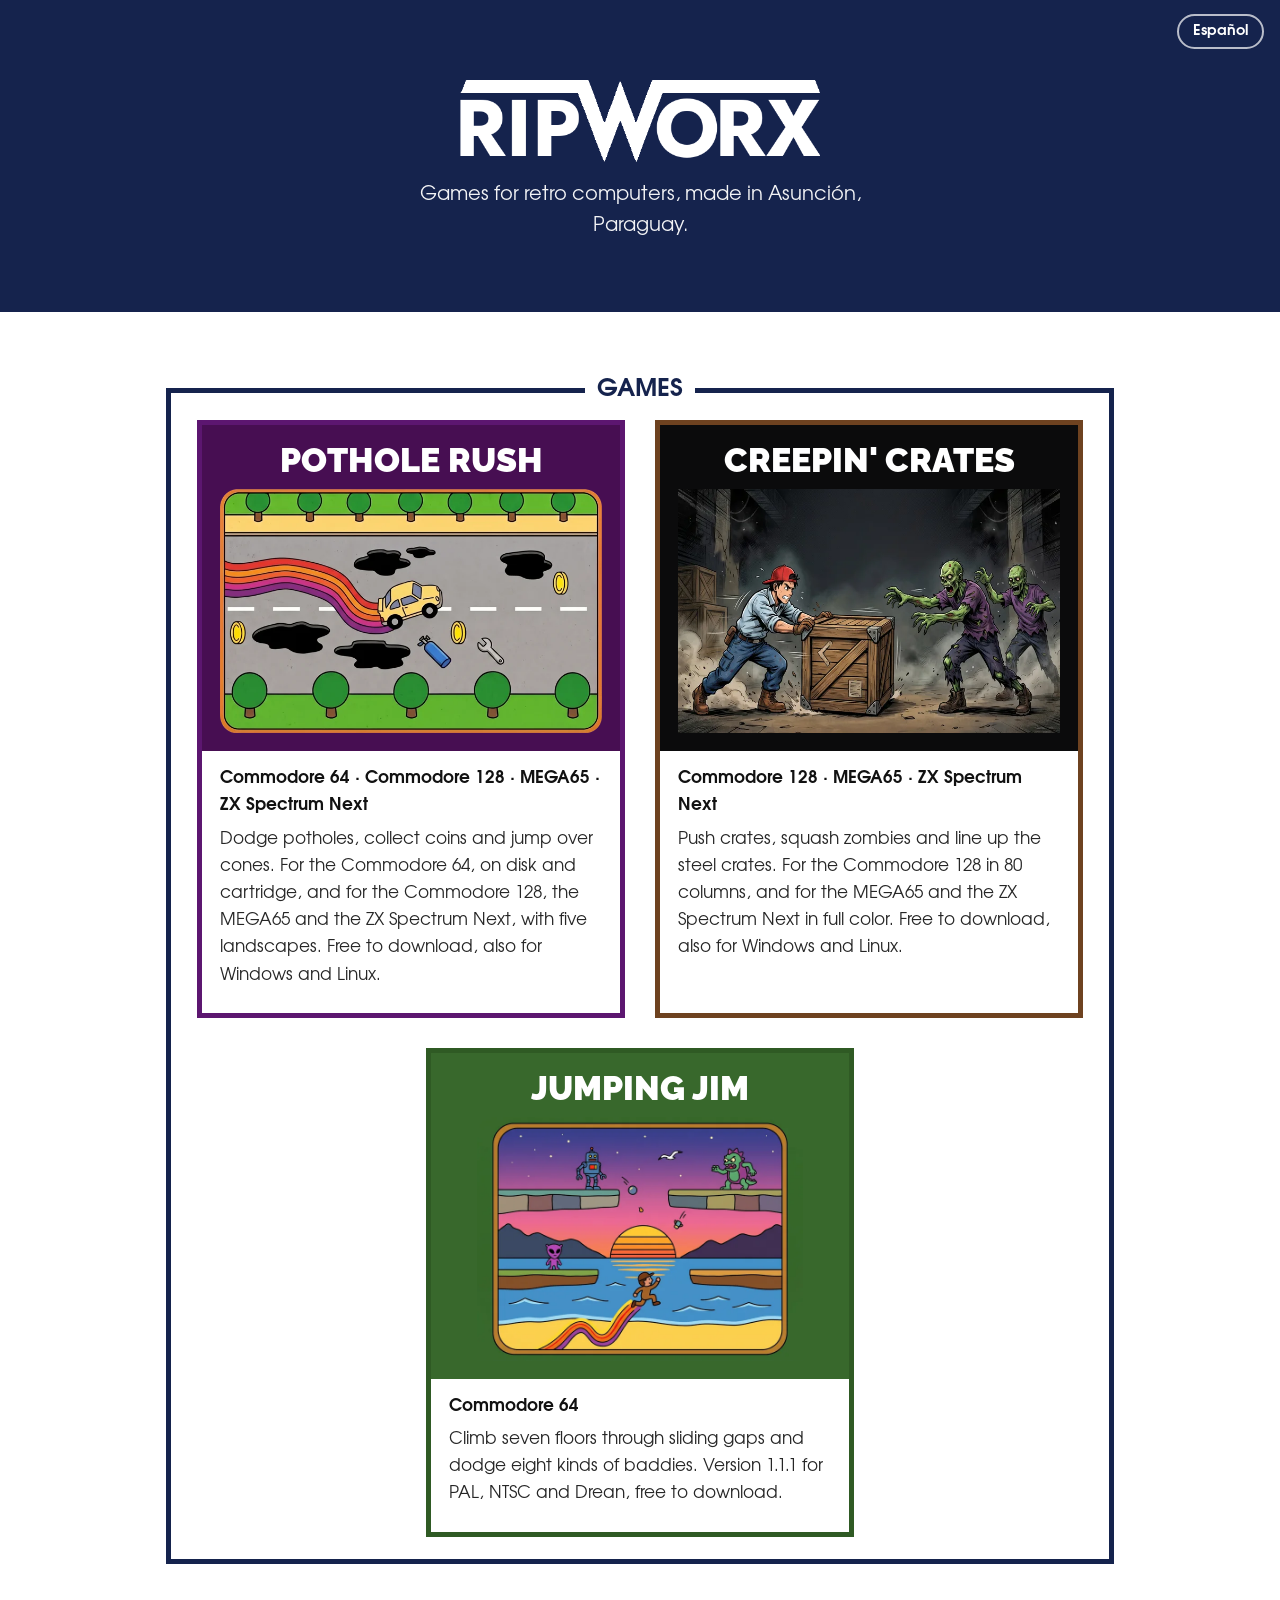
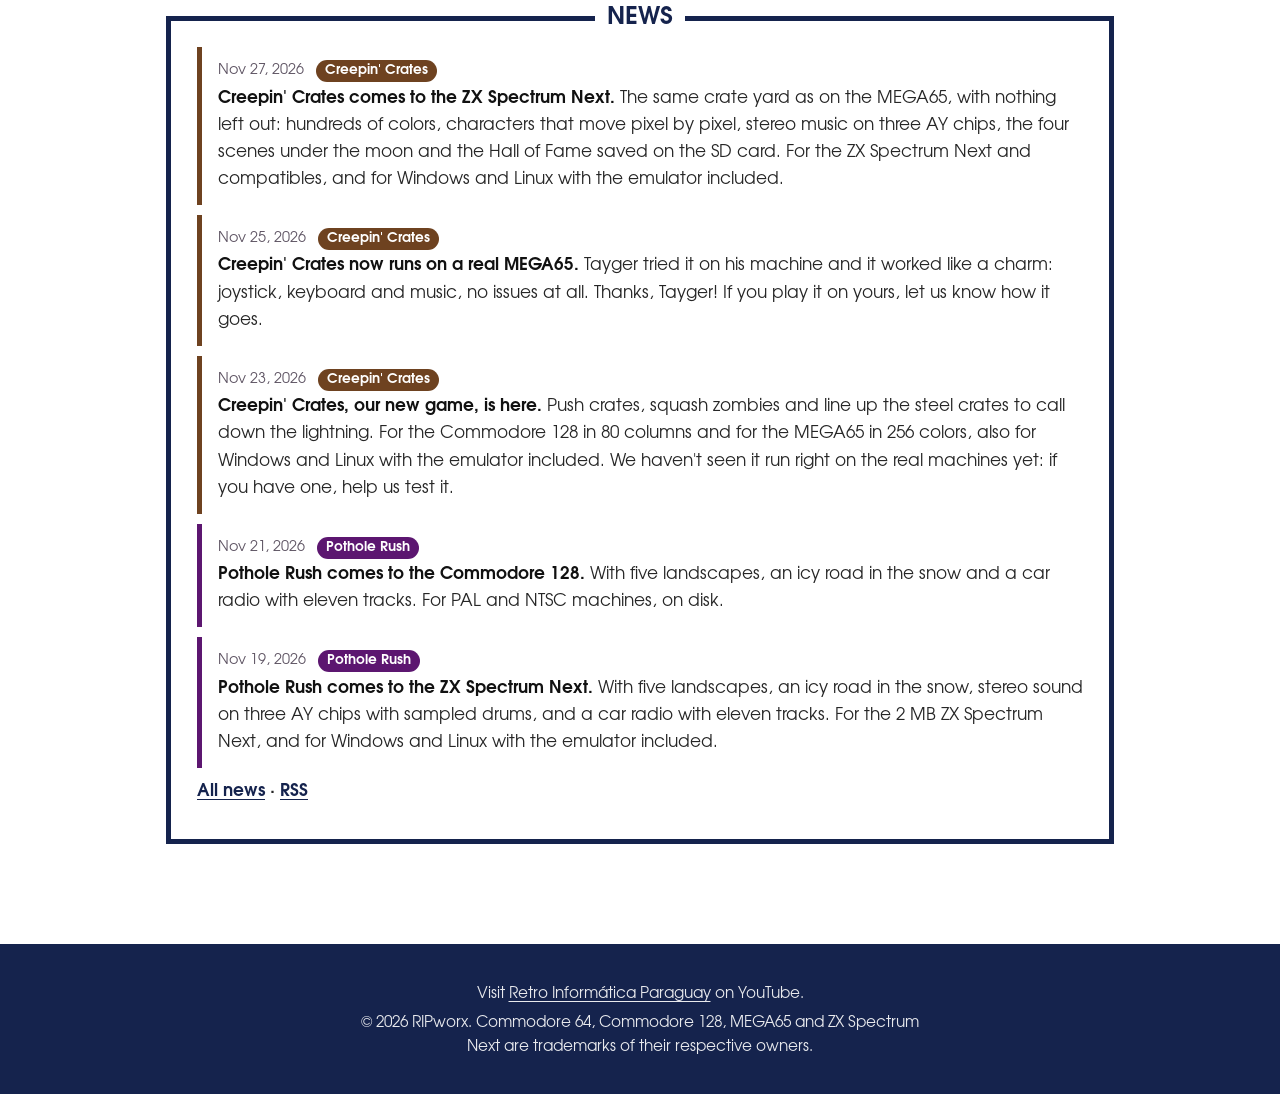
<file: index.html>
<!doctype html>
<html lang="en" data-idioma="en"
      data-titulo-en="RIPworx · Games for retro computers"
      data-titulo-es="RIPworx · Juegos para computadoras retro">
<head>
<meta charset="utf-8">
<meta name="viewport" content="width=device-width, initial-scale=1">
<title>RIPworx · Games for retro computers</title>
<meta name="description" content="RIPworx makes games for retro computers, from Asunción, Paraguay: Pothole Rush for the Commodore 64, the Commodore 128, the MEGA65 and the ZX Spectrum Next, Creepin' Crates for the Commodore 128, the MEGA65 and the ZX Spectrum Next, and Jumping Jim for the Commodore 64.">
<link rel="icon" href="img/icono-rw.png">
<link rel="apple-touch-icon" href="img/icono-rw.png">
<link rel="alternate" type="application/rss+xml" title="RIPworx news (English)" href="news.xml">
<link rel="alternate" type="application/rss+xml" title="Novedades de RIPworx (español)" href="noticias.xml">
<link rel="stylesheet" href="estilo.css?v=12">
<script src="idioma.js"></script>
</head>
<body class="inicio-pag">

<header class="inicio">
  <button class="idioma" type="button"><span lang="en">Español</span><span lang="es">English</span></button>
  <h1 style="margin:0"><img class="marca" src="img/ripworx-blanco.png" alt="RIPWORX" width="586" height="133"></h1>
  <p lang="en">Games for retro computers, made in Asunción, Paraguay.</p>
  <p lang="es">Juegos para computadoras retro, hechos en Asunción, Paraguay.</p>
</header>

<main>
<section class="recuadro">
  <h2><span lang="en">GAMES</span><span lang="es">JUEGOS</span></h2>
  <div class="juegos">
    <a class="juego pr" href="potholerush/">
      <div class="tapa-mini">
        <p class="juego-titulo">POTHOLE RUSH</p>
        <img src="img/pothole-mini.webp" width="720" height="460" alt="">
      </div>
      <div class="texto">
        <p><b>Commodore 64 · Commodore 128 · MEGA65 · ZX Spectrum Next</b></p>
        <p lang="en">Dodge potholes, collect coins and jump over cones. For the Commodore 64, on disk and cartridge, and for the Commodore 128, the MEGA65 and the ZX Spectrum Next, with five landscapes. Free to download, also for Windows and Linux.</p>
        <p lang="es">Esquiva baches, recoge monedas y salta conos. Para la Commodore 64, en disco y cartucho, y para la Commodore 128, la MEGA65 y la ZX Spectrum Next, con cinco paisajes. De descarga gratuita, también para Windows y Linux.</p>
      </div>
    </a>
    <a class="juego cc" href="creepincrates/">
      <div class="tapa-mini">
        <p class="juego-titulo">CREEPIN' CRATES</p>
        <img src="img/crates-mini.webp" width="720" height="460" alt="">
      </div>
      <div class="texto">
        <p><b>Commodore 128 · MEGA65 · ZX Spectrum Next</b></p>
        <p lang="en">Push crates, squash zombies and line up the steel crates. For the Commodore 128 in 80 columns, and for the MEGA65 and the ZX Spectrum Next in full color. Free to download, also for Windows and Linux.</p>
        <p lang="es">Empuja cajas, aplasta zombis y pon en fila las cajas de acero. Para la Commodore 128 en 80 columnas, y para la MEGA65 y la ZX Spectrum Next a todo color. De descarga gratuita, también para Windows y Linux.</p>
      </div>
    </a>
    <a class="juego jj" href="jumpingjim/">
      <div class="tapa-mini">
        <p class="juego-titulo">JUMPING JIM</p>
        <img src="img/jumping-mini.webp" width="720" height="538" alt="">
      </div>
      <div class="texto">
        <p><b>Commodore 64</b></p>
        <p lang="en">Climb seven floors through sliding gaps and dodge eight kinds of baddies. Version 1.1.1 for PAL, NTSC and Drean, free to download.</p>
        <p lang="es">Sube siete pisos por huecos que se deslizan y esquiva ocho clases de enemigos. Versión 1.1.1 para PAL, NTSC y Drean, de descarga gratuita.</p>
      </div>
    </a>
  </div>
</section>
<!-- noticias:inicio (lo escribe herramientas/noticias.py a partir de noticias.json: no editar a mano) -->
<section class="recuadro" id="novedades">
  <h2><span lang="en">NEWS</span><span lang="es">NOVEDADES</span></h2>
<ol class="noticias">
  <li class="noticia cc">
    <p class="cabeza"><time datetime="2026-11-27"><span lang="en">Nov 27, 2026</span><span lang="es">27/11/2026</span></time> <a class="etiqueta" href="creepincrates/">Creepin' Crates</a></p>
    <p lang="en"><a class="titular" href="creepincrates/next/">Creepin&#x27; Crates comes to the ZX Spectrum Next.</a> The same crate yard as on the MEGA65, with nothing left out: hundreds of colors, characters that move pixel by pixel, stereo music on three AY chips, the four scenes under the moon and the Hall of Fame saved on the SD card. For the ZX Spectrum Next and compatibles, and for Windows and Linux with the emulator included.</p>
    <p lang="es"><a class="titular" href="creepincrates/next/">Creepin&#x27; Crates llega a la ZX Spectrum Next.</a> El mismo depósito de la MEGA65, sin recortar nada: cientos de colores, personajes que se mueven punto por punto, música en estéreo con tres chips AY, las cuatro escenas bajo la luna y el salón de la fama guardado en la tarjeta. Para la ZX Spectrum Next y sus compatibles, y para Windows y Linux con el emulador incluido.</p>
  </li>
  <li class="noticia cc">
    <p class="cabeza"><time datetime="2026-11-25"><span lang="en">Nov 25, 2026</span><span lang="es">25/11/2026</span></time> <a class="etiqueta" href="creepincrates/">Creepin' Crates</a></p>
    <p lang="en"><a class="titular" href="creepincrates/mega65/">Creepin&#x27; Crates now runs on a real MEGA65.</a> Tayger tried it on his machine and it worked like a charm: joystick, keyboard and music, no issues at all. Thanks, Tayger! If you play it on yours, let us know how it goes.</p>
    <p lang="es"><a class="titular" href="creepincrates/mega65/">Creepin&#x27; Crates ya anda en una MEGA65 real.</a> Tayger lo probó en su máquina y anduvo de primera: el joystick, el teclado y la música, sin ningún problema. ¡Gracias, Tayger! Si lo juegas en la tuya, cuéntanos cómo te va.</p>
  </li>
  <li class="noticia cc">
    <p class="cabeza"><time datetime="2026-11-23"><span lang="en">Nov 23, 2026</span><span lang="es">23/11/2026</span></time> <a class="etiqueta" href="creepincrates/">Creepin' Crates</a></p>
    <p lang="en"><a class="titular" href="creepincrates/">Creepin&#x27; Crates, our new game, is here.</a> Push crates, squash zombies and line up the steel crates to call down the lightning. For the Commodore 128 in 80 columns and for the MEGA65 in 256 colors, also for Windows and Linux with the emulator included. We haven&#x27;t seen it run right on the real machines yet: if you have one, help us test it.</p>
    <p lang="es"><a class="titular" href="creepincrates/">Llega Creepin&#x27; Crates, nuestro juego nuevo.</a> Empuja cajas, aplasta zombis y pon en fila las cajas de acero para que caiga el rayo. Para la Commodore 128 en 80 columnas y para la MEGA65 en 256 colores, también para Windows y Linux con el emulador incluido. Todavía no lo vimos andar bien en las máquinas reales: si tienes una, ayúdanos a probarlo.</p>
  </li>
  <li class="noticia pr">
    <p class="cabeza"><time datetime="2026-11-21"><span lang="en">Nov 21, 2026</span><span lang="es">21/11/2026</span></time> <a class="etiqueta" href="potholerush/">Pothole Rush</a></p>
    <p lang="en"><a class="titular" href="potholerush/c128/">Pothole Rush comes to the Commodore 128.</a> With five landscapes, an icy road in the snow and a car radio with eleven tracks. For PAL and NTSC machines, on disk.</p>
    <p lang="es"><a class="titular" href="potholerush/c128/">Pothole Rush llega a la Commodore 128.</a> Con cinco paisajes, la ruta que resbala en la nieve y la radio del auto con once temas. Para máquinas PAL y NTSC, en disco.</p>
  </li>
  <li class="noticia pr">
    <p class="cabeza"><time datetime="2026-11-19"><span lang="en">Nov 19, 2026</span><span lang="es">19/11/2026</span></time> <a class="etiqueta" href="potholerush/">Pothole Rush</a></p>
    <p lang="en"><a class="titular" href="potholerush/next/">Pothole Rush comes to the ZX Spectrum Next.</a> With five landscapes, an icy road in the snow, stereo sound on three AY chips with sampled drums, and a car radio with eleven tracks. For the 2 MB ZX Spectrum Next, and for Windows and Linux with the emulator included.</p>
    <p lang="es"><a class="titular" href="potholerush/next/">Pothole Rush llega a la ZX Spectrum Next.</a> Con cinco paisajes, la ruta que resbala en la nieve, sonido en estéreo con tres chips AY y batería de muestras, y la radio del auto con once temas. Para la ZX Spectrum Next de 2 MB, y para Windows y Linux con el emulador incluido.</p>
  </li>
</ol>
  <p class="mas-noticias"><a href="noticias/"><span lang="en">All news</span><span lang="es">Todas las novedades</span></a> · <a href="news.xml" lang="en">RSS</a><a href="noticias.xml" lang="es">RSS</a></p>
</section>
<!-- noticias:fin -->
</main>

<footer>
  <p lang="en">Visit <a href="https://www.youtube.com/@retroinfopy">Retro Informática Paraguay</a> on YouTube.</p>
  <p lang="es">Visita <a href="https://www.youtube.com/@retroinfopy">Retro Informática Paraguay</a> en YouTube.</p>
  <p lang="en">© 2026 RIPworx. Commodore 64, Commodore 128, MEGA65 and ZX Spectrum Next are trademarks of their respective owners.</p>
  <p lang="es">© 2026 RIPworx. Commodore 64, Commodore 128, MEGA65 y ZX Spectrum Next son marcas registradas de sus respectivos dueños.</p>
</footer>

</body>
</html>
</file>
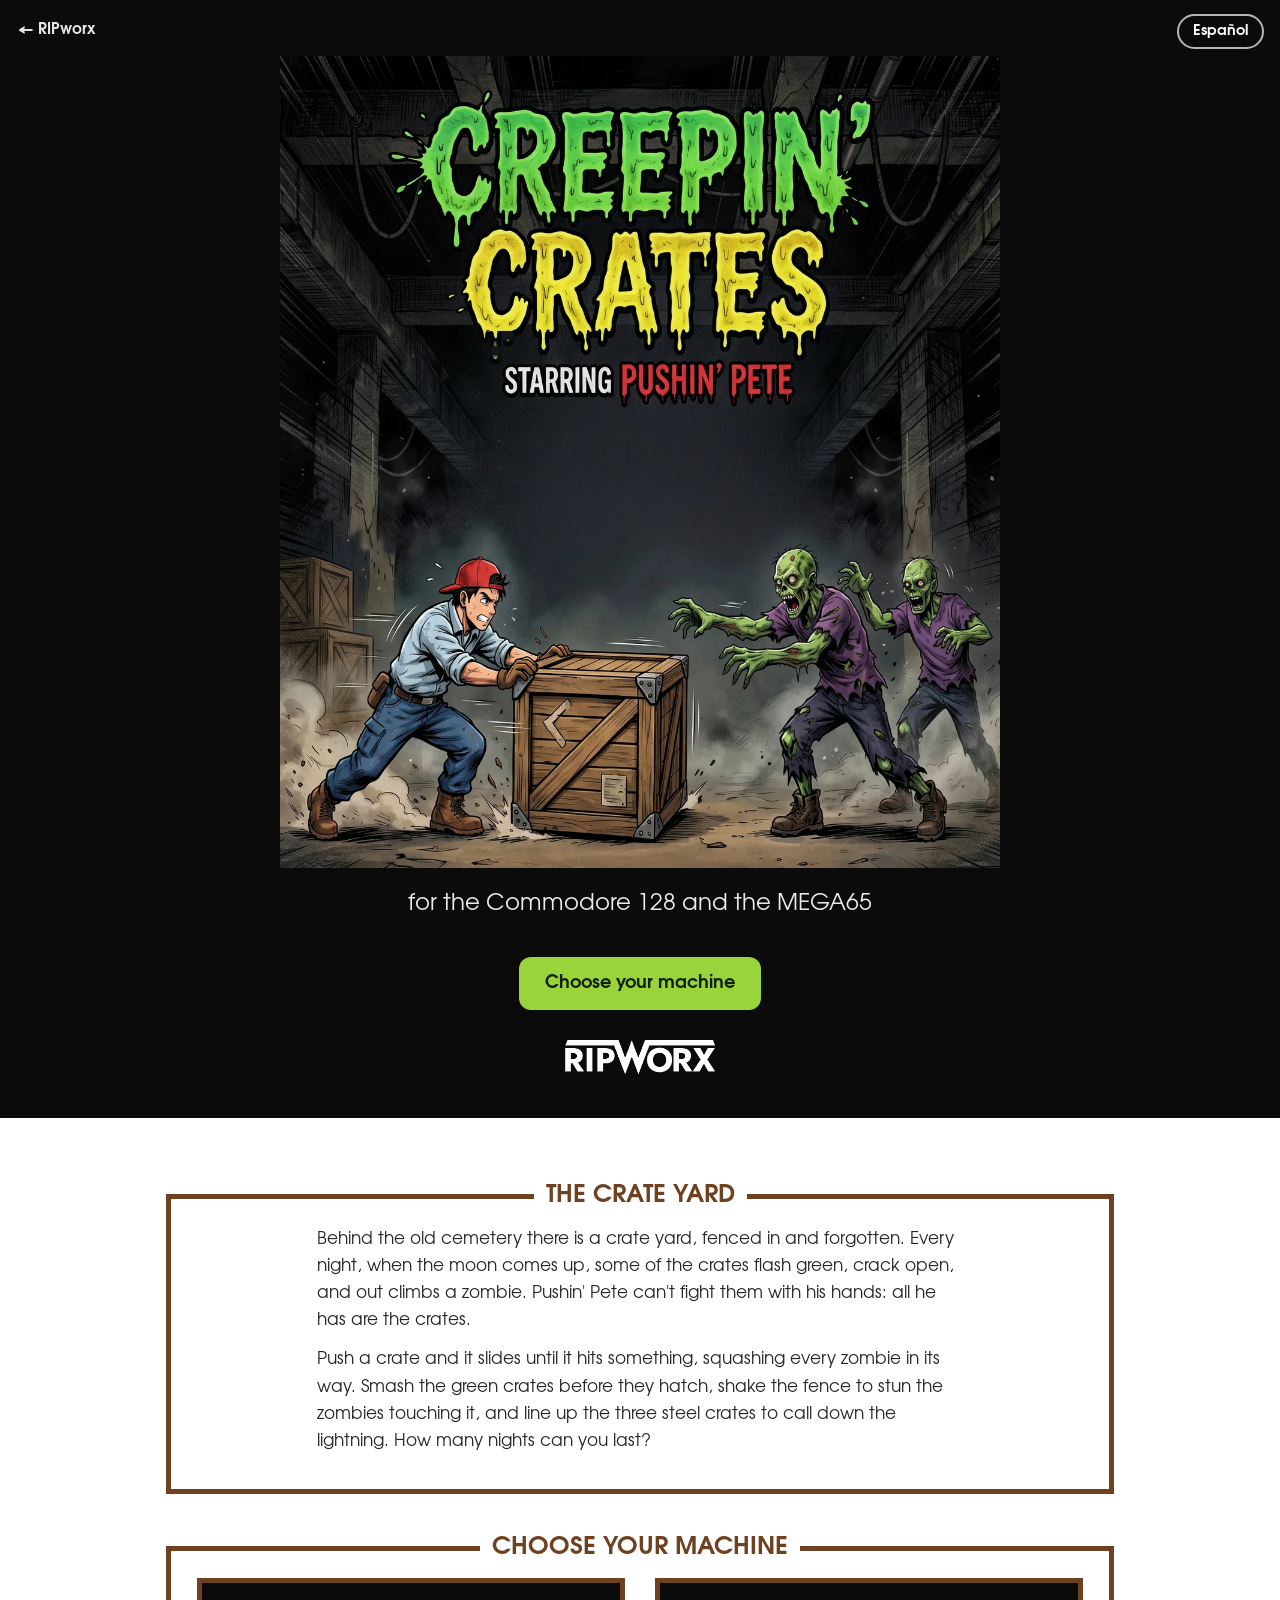
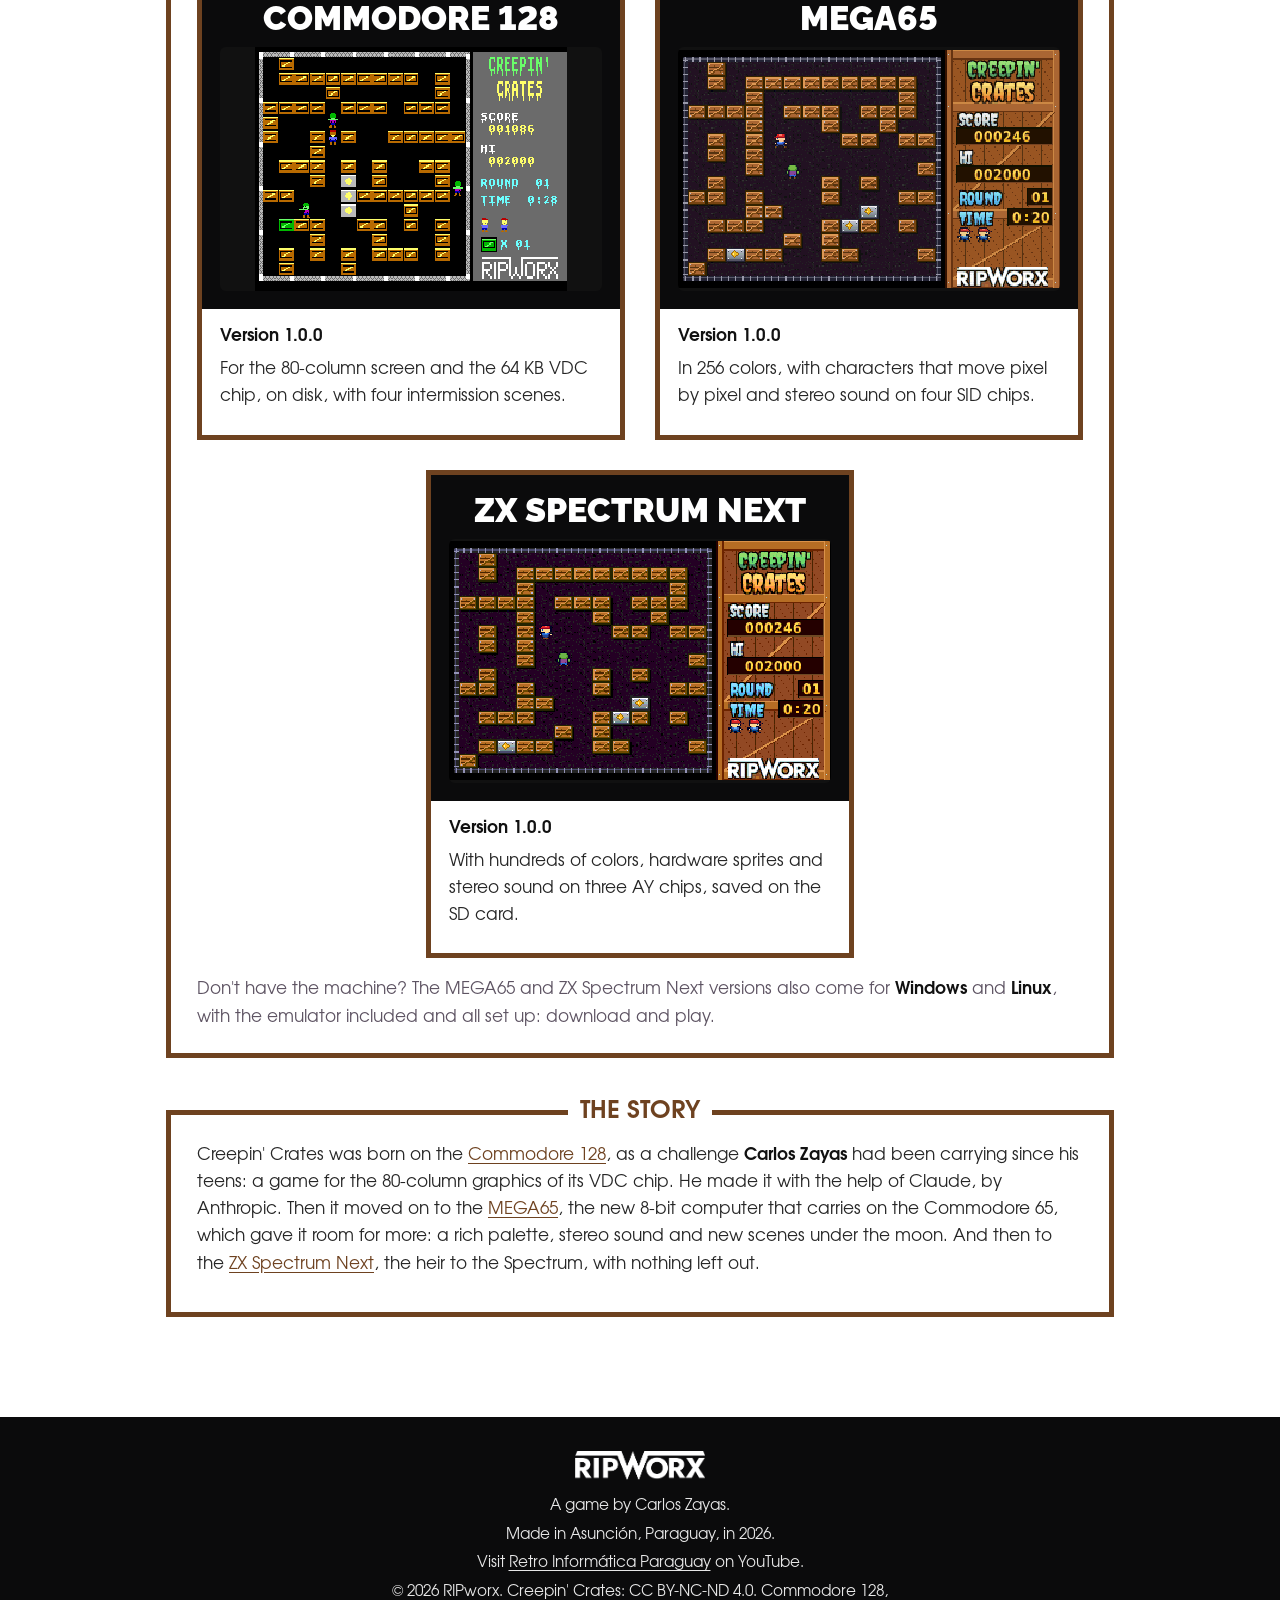
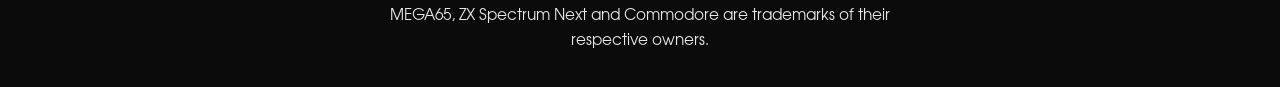
<file: creepincrates/index.html>
<!doctype html>
<html lang="en" data-idioma="en"
      data-titulo-en="Creepin' Crates · RIPworx"
      data-titulo-es="Creepin' Crates · RIPworx">
<head>
<meta charset="utf-8">
<meta name="viewport" content="width=device-width, initial-scale=1">
<title>Creepin' Crates · RIPworx</title>
<meta name="description" content="Creepin' Crates, a new RIPworx game for the Commodore 128 in 80 columns, the MEGA65 and the ZX Spectrum Next: push crates, squash zombies, line up the steel crates. Free download, also for Windows and Linux.">
<meta property="og:title" content="Creepin' Crates">
<meta property="og:description" content="Push crates, squash zombies, line up the steel crates. A RIPworx game for the Commodore 128, the MEGA65 and the ZX Spectrum Next.">
<meta property="og:image" content="https://ripworx.dev/creepincrates/img/portada-og.jpg">
<link rel="icon" href="../img/icono-cc.png">
<link rel="apple-touch-icon" href="../img/icono-cc.png">
<link rel="stylesheet" href="../estilo.css?v=12">
<script src="../idioma.js"></script>
</head>
<body class="cc">

<header class="caja-tapa">
  <a class="volver" href="../">&larr; RIPworx</a>
  <button class="idioma" type="button"><span lang="en">Español</span><span lang="es">English</span></button>
  <h1 class="oculto">Creepin' Crates</h1>
  <img class="ilustracion" src="img/portada.webp" width="1200" height="1354"
       alt="CREEPIN' CRATES, starring Pushin' Pete: a young man in a red cap pushes a wooden crate toward two zombies">
  <p class="subtitulo"><span lang="en">for the Commodore 128 and the MEGA65</span><span lang="es">para Commodore 128 y MEGA65</span></p>
  <div class="acciones">
    <a class="boton lleno" href="#descargar"><span lang="en">Choose your machine</span><span lang="es">Elige tu máquina</span></a>
  </div>
  <a href="../"><img class="marca" src="../img/ripworx-blanco.png" alt="RIPWORX" width="586" height="133"></a>
</header>

<main>

<section class="recuadro centrado">
  <h2><span lang="en">THE CRATE YARD</span><span lang="es">EL DEPÓSITO DE CAJAS</span></h2>
  <p lang="en">Behind the old cemetery there is a crate yard, fenced in and forgotten. Every night,
  when the moon comes up, some of the crates flash green, crack open, and out climbs a zombie.
  Pushin' Pete can't fight them with his hands: all he has are the crates.</p>
  <p lang="es">Detrás del viejo cementerio hay un depósito de cajas, cercado y olvidado. Cada noche,
  cuando sale la luna, algunas cajas brillan en verde, se rajan, y de adentro sale un zombi. Pushin'
  Pete no puede pelear con las manos: lo único que tiene son las cajas.</p>
  <p lang="en">Push a crate and it slides until it hits something, squashing every zombie in its
  way. Smash the green crates before they hatch, shake the fence to stun the zombies touching it,
  and line up the three steel crates to call down the lightning. How many nights can you last?</p>
  <p lang="es">Empuja una caja y se desliza hasta chocar con algo, aplastando a cada zombi que
  encuentre en el camino. Rompe las cajas verdes antes de que se abran, sacude la cerca para aturdir
  a los zombis que la tocan y pon en fila las tres cajas de acero para que caiga el rayo. ¿Cuántas
  noches vas a aguantar?</p>
</section>

<section class="recuadro" id="descargar">
  <h2><span lang="en">CHOOSE YOUR MACHINE</span><span lang="es">ELIGE TU MÁQUINA</span></h2>
  <div class="juegos">
    <a class="juego cc" href="c128/">
      <div class="tapa-mini">
        <p class="juego-titulo">COMMODORE 128</p>
        <img class="pantalla-mini" src="c128/img/juego.png" width="1280" height="1000" alt="">
      </div>
      <div class="texto">
        <p><b lang="en">Version 1.0.0</b><b lang="es">Versión 1.0.0</b></p>
        <p lang="en">For the 80-column screen and the 64 KB VDC chip, on disk, with four intermission scenes.</p>
        <p lang="es">Para la pantalla de 80 columnas y el chip VDC de 64 KB, en disco, con cuatro escenas intermedias.</p>
      </div>
    </a>
    <a class="juego cc" href="mega65/">
      <div class="tapa-mini">
        <p class="juego-titulo">MEGA65</p>
        <img class="pantalla-mini" src="mega65/img/juego.png" width="960" height="600" alt="">
      </div>
      <div class="texto">
        <p><b lang="en">Version 1.0.0</b><b lang="es">Versión 1.0.0</b></p>
        <p lang="en">In 256 colors, with characters that move pixel by pixel and stereo sound on four SID chips.</p>
        <p lang="es">En 256 colores, con personajes que se mueven punto por punto y sonido en estéreo con cuatro chips SID.</p>
      </div>
    </a>
    <a class="juego cc" href="next/">
      <div class="tapa-mini">
        <p class="juego-titulo">ZX SPECTRUM NEXT</p>
        <img class="pantalla-mini" src="next/img/juego.png" width="960" height="600" alt="">
      </div>
      <div class="texto">
        <p><b lang="en">Version 1.0.0</b><b lang="es">Versión 1.0.0</b></p>
        <p lang="en">With hundreds of colors, hardware sprites and stereo sound on three AY chips, saved on the SD card.</p>
        <p lang="es">Con cientos de colores, sprites por hardware y sonido en estéreo con tres chips AY, con el salón en la tarjeta.</p>
      </div>
    </a>
  </div>
  <p class="nota" lang="en">Don't have the machine? The MEGA65 and ZX Spectrum Next versions also come for <b>Windows</b> and <b>Linux</b>, with the emulator included and all set up: download and play.</p>
  <p class="nota" lang="es">¿No tienes la máquina? Las versiones para MEGA65 y ZX Spectrum Next vienen también para <b>Windows</b> y <b>Linux</b>, con el emulador incluido y ya preparado: se descarga y se juega.</p>
</section>

<section class="recuadro historia" id="historia">
  <h2><span lang="en">THE STORY</span><span lang="es">LA HISTORIA</span></h2>
  <p lang="en">Creepin' Crates was born on the <a href="c128/">Commodore 128</a>, as a challenge
  <b>Carlos Zayas</b> had been carrying since his teens: a game for the 80-column graphics of its
  VDC chip. He made it with the help of Claude, by Anthropic. Then it moved on to the
  <a href="mega65/">MEGA65</a>, the new 8-bit computer that carries on the Commodore 65, which gave
  it room for more: a rich palette, stereo sound and new scenes under the moon. And then to the
  <a href="next/">ZX Spectrum Next</a>, the heir to the Spectrum, with nothing left out.</p>
  <p lang="es">Creepin' Crates nació en la <a href="c128/">Commodore 128</a>, como un desafío que
  <b>Carlos Zayas</b> tenía pendiente desde su adolescencia: un juego para el modo gráfico de 80
  columnas de su chip VDC. Lo hizo con la ayuda de Claude, de Anthropic. Después pasó a la
  <a href="mega65/">MEGA65</a>, la nueva computadora de 8 bits heredera de la Commodore 65, que le
  dio margen para más: una paleta rica en colores, sonido en estéreo y escenas nuevas bajo la luna. Y
  después a la <a href="next/">ZX Spectrum Next</a>, la heredera de la Spectrum, sin recortar nada.</p>
</section>
</main>

<footer>
  <a href="../"><img src="../img/ripworx-blanco.png" alt="RIPWORX" width="586" height="133"></a>
  <p lang="en">A game by Carlos Zayas.</p>
  <p lang="es">Un juego de Carlos Zayas.</p>
  <p lang="en">Made in Asunción, Paraguay, in 2026.</p>
  <p lang="es">Hecho en Asunción, Paraguay, en 2026.</p>
  <p lang="en">Visit <a href="https://www.youtube.com/@retroinfopy">Retro Informática Paraguay</a> on YouTube.</p>
  <p lang="es">Visita <a href="https://www.youtube.com/@retroinfopy">Retro Informática Paraguay</a> en YouTube.</p>
  <p lang="en">© 2026 RIPworx. Creepin' Crates: CC BY-NC-ND 4.0. Commodore 128, MEGA65, ZX Spectrum Next and Commodore are trademarks of their respective owners.</p>
  <p lang="es">© 2026 RIPworx. Creepin' Crates: CC BY-NC-ND 4.0. Commodore 128, MEGA65, ZX Spectrum Next y Commodore son marcas registradas de sus respectivos dueños.</p>
</footer>

</body>
</html>
</file>
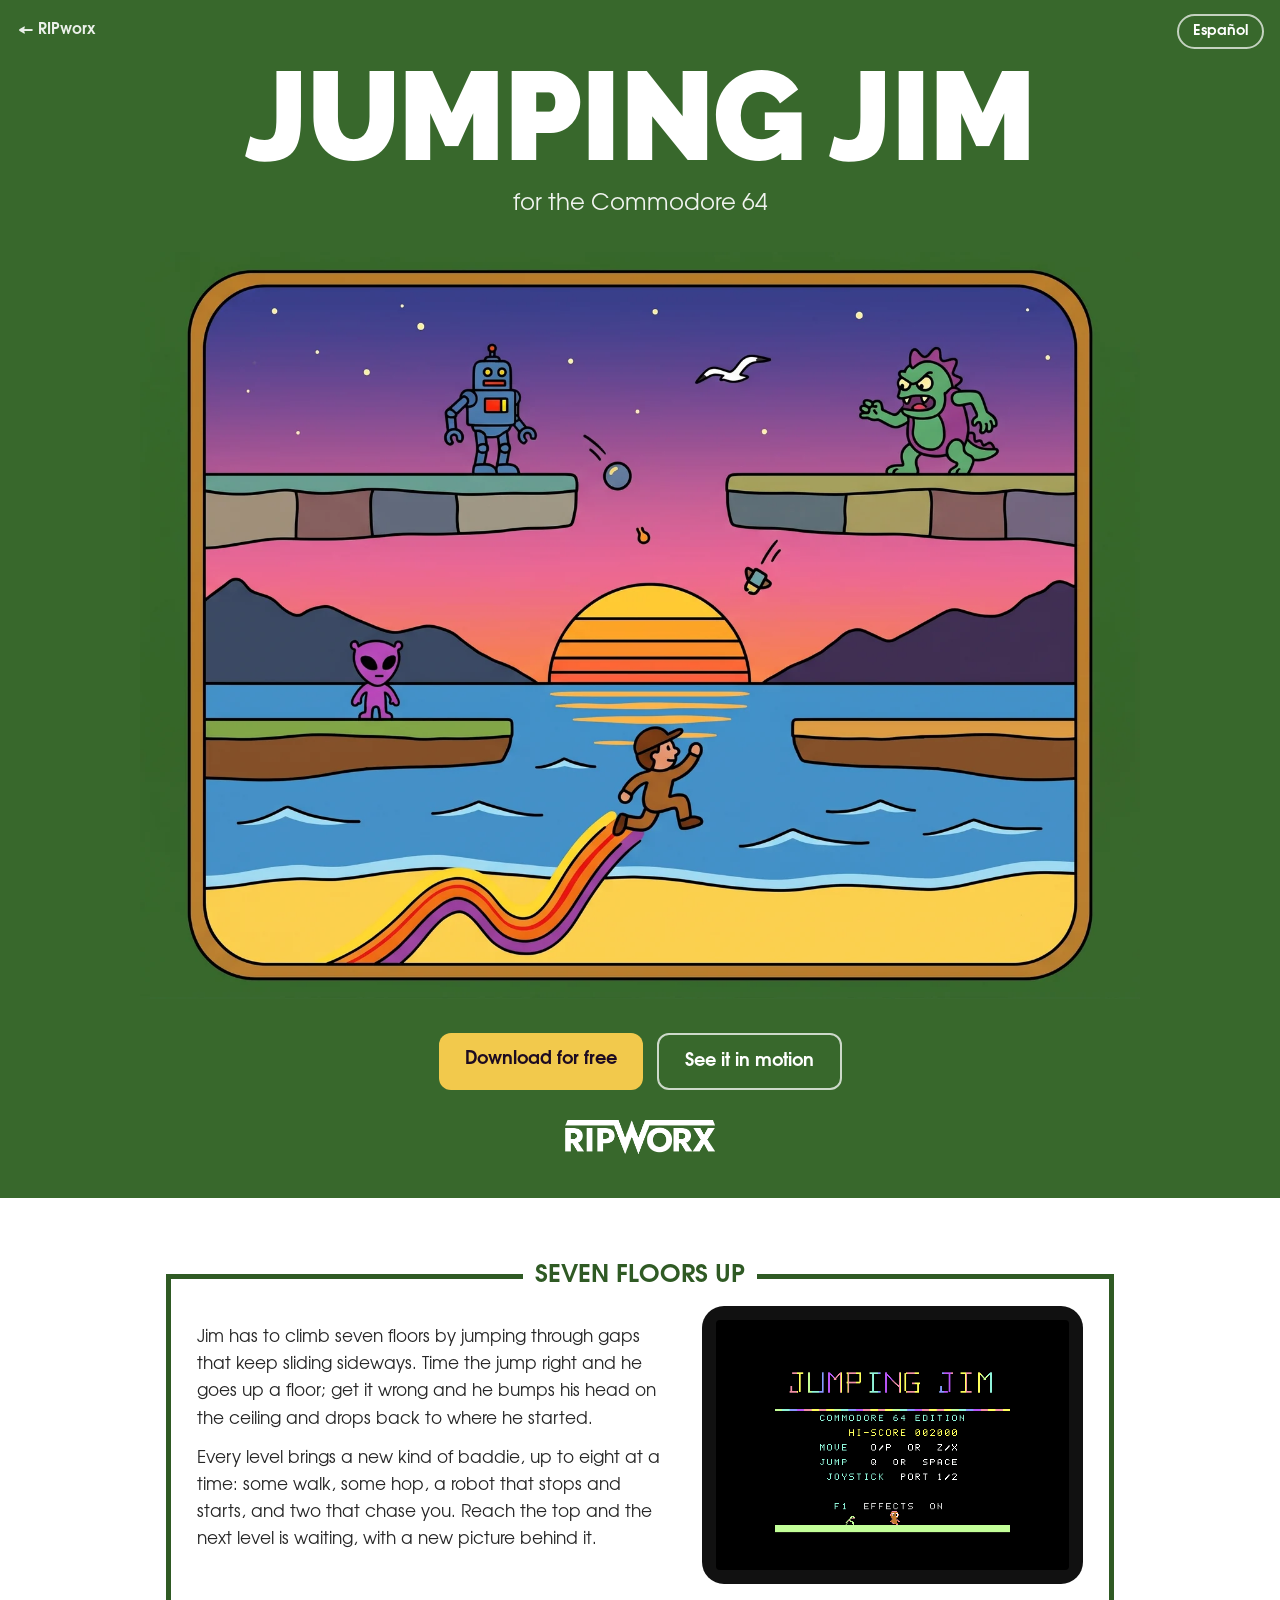
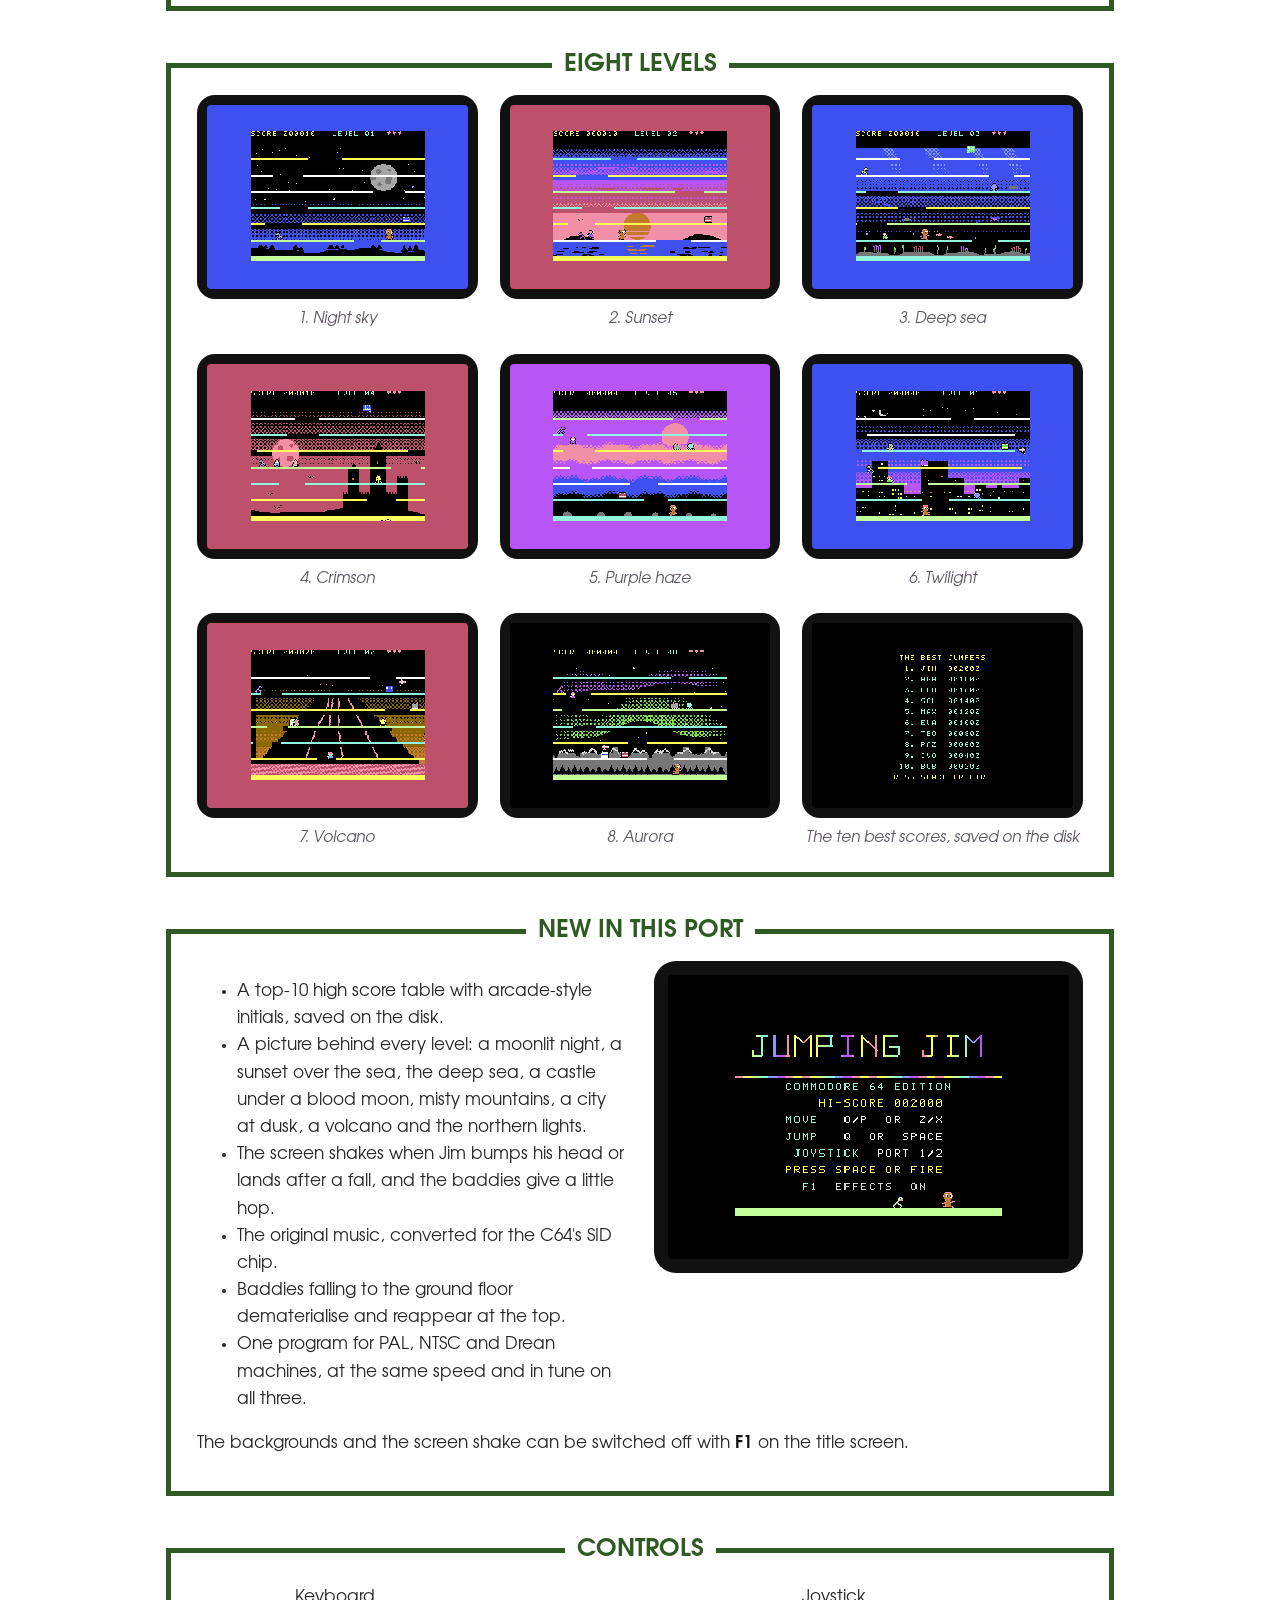
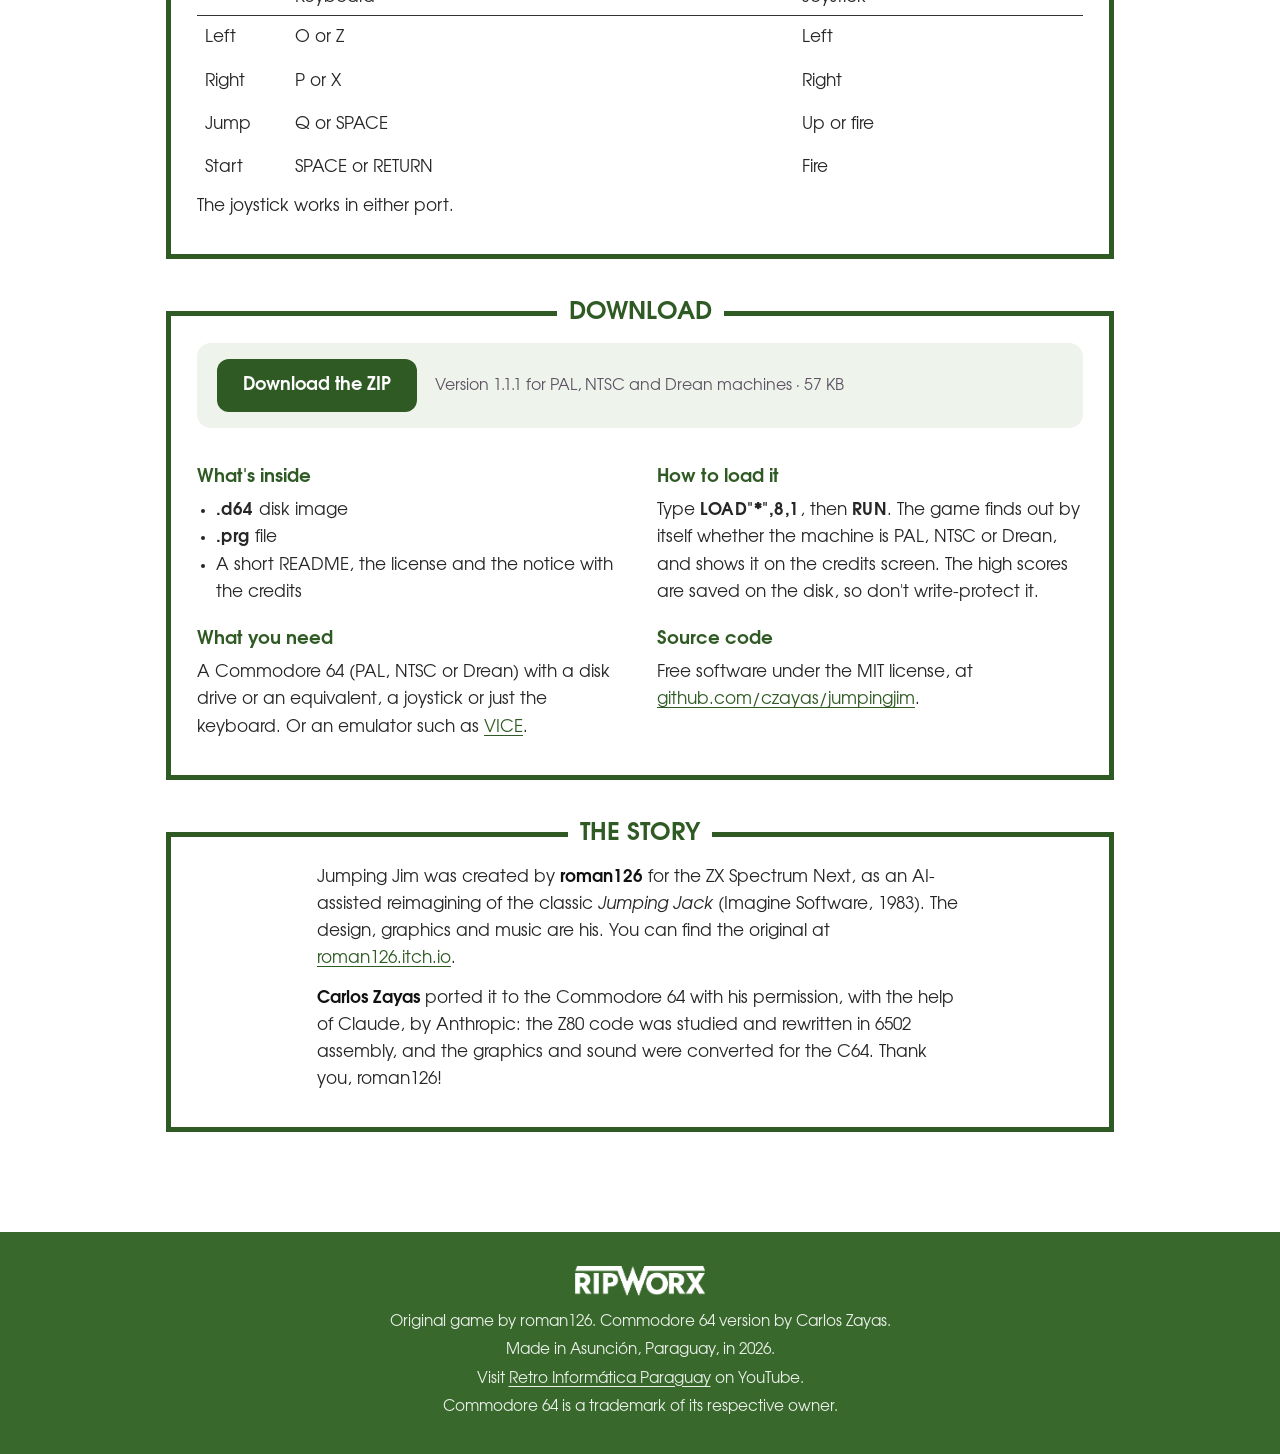
<file: jumpingjim/index.html>
<!doctype html>
<html lang="en" data-idioma="en"
      data-titulo-en="Jumping Jim for Commodore 64 · RIPworx"
      data-titulo-es="Jumping Jim para Commodore 64 · RIPworx">
<head>
<meta charset="utf-8">
<meta name="viewport" content="width=device-width, initial-scale=1">
<title>Jumping Jim for Commodore 64 · RIPworx</title>
<meta name="description" content="Jumping Jim, roman126's ZX Spectrum Next game, on the Commodore 64. Climb seven floors through sliding gaps and dodge eight kinds of baddies. Free download for PAL, NTSC and Drean.">
<meta property="og:title" content="Jumping Jim for Commodore 64">
<meta property="og:description" content="Climb seven floors through sliding gaps and dodge eight kinds of baddies. A RIPworx port for the Commodore 64.">
<meta property="og:image" content="https://ripworx.dev/jumpingjim/img/portada-og.jpg">
<link rel="icon" href="../img/icono-jj.png">
<link rel="apple-touch-icon" href="../img/icono-jj.png">
<link rel="stylesheet" href="../estilo.css?v=12">
<script src="../idioma.js"></script>
</head>
<body class="jj">

<header class="caja-tapa">
  <a class="volver" href="../">&larr; RIPworx</a>
  <button class="idioma" type="button"><span lang="en">Español</span><span lang="es">English</span></button>
  <h1 class="titulo-juego">JUMPING JIM</h1>
  <p class="subtitulo"><span lang="en">for the Commodore 64</span><span lang="es">para Commodore 64</span></p>
  <img class="ilustracion" src="img/portada.webp" width="1600" height="1195"
       alt="Jim runs on a beach at sunset, leaving a rainbow trail, while a robot, a monster and an alien watch from the floors above">
  <div class="acciones">
    <a class="boton lleno" href="#descargar"><span lang="en">Download for free</span><span lang="es">Descárgalo gratis</span></a>
    <a class="boton borde" href="#juego"><span lang="en">See it in motion</span><span lang="es">Míralo en movimiento</span></a>
  </div>
  <a href="../"><img class="marca" src="../img/ripworx-blanco.png" alt="RIPWORX" width="586" height="133"></a>
</header>

<main>

<section class="recuadro" id="juego">
  <h2><span lang="en">SEVEN FLOORS UP</span><span lang="es">SIETE PISOS HACIA ARRIBA</span></h2>
  <div class="portada-juego">
    <div>
      <p lang="en">Jim has to climb seven floors by jumping through gaps that keep sliding
      sideways. Time the jump right and he goes up a floor; get it wrong and he bumps his head
      on the ceiling and drops back to where he started.</p>
      <p lang="es">Jim tiene que subir siete pisos saltando por los huecos, que no paran de
      deslizarse hacia los costados. Si saltas en el momento justo, sube un piso; si no, se
      golpea la cabeza contra el techo y vuelve a caer.</p>
      <p lang="en">Every level brings a new kind of baddie, up to eight at a time: some walk,
      some hop, a robot that stops and starts, and two that chase you. Reach the top and the
      next level is waiting, with a new picture behind it.</p>
      <p lang="es">Cada nivel trae un enemigo nuevo, hasta ocho a la vez: unos caminan, otros
      saltan, hay un robot que se detiene y arranca, y dos que te persiguen. Llega arriba y te
      espera el nivel siguiente, con un paisaje nuevo de fondo.</p>
    </div>
    <figure class="tele">
      <video autoplay muted loop playsinline poster="img/partida-poster.png" width="768" height="544">
        <source src="img/partida.webm" type="video/webm">
        <source src="img/partida.mp4" type="video/mp4">
      </video>
    </figure>
  </div>
</section>

<section class="recuadro">
  <h2><span lang="en">EIGHT LEVELS</span><span lang="es">OCHO NIVELES</span></h2>
  <div class="galeria">
    <figure><div class="tele"><img src="img/nivel1.png" width="768" height="544" alt=""></div>
      <figcaption><span lang="en">1. Night sky</span><span lang="es">1. Cielo nocturno</span></figcaption></figure>
    <figure><div class="tele"><img src="img/nivel2.png" width="768" height="544" alt=""></div>
      <figcaption><span lang="en">2. Sunset</span><span lang="es">2. Atardecer</span></figcaption></figure>
    <figure><div class="tele"><img src="img/nivel3.png" width="768" height="544" loading="lazy" alt=""></div>
      <figcaption><span lang="en">3. Deep sea</span><span lang="es">3. Mar profundo</span></figcaption></figure>
    <figure><div class="tele"><img src="img/nivel4.png" width="768" height="544" loading="lazy" alt=""></div>
      <figcaption><span lang="en">4. Crimson</span><span lang="es">4. Carmesí</span></figcaption></figure>
    <figure><div class="tele"><img src="img/nivel5.png" width="768" height="544" loading="lazy" alt=""></div>
      <figcaption><span lang="en">5. Purple haze</span><span lang="es">5. Neblina púrpura</span></figcaption></figure>
    <figure><div class="tele"><img src="img/nivel6.png" width="768" height="544" loading="lazy" alt=""></div>
      <figcaption><span lang="en">6. Twilight</span><span lang="es">6. Crepúsculo</span></figcaption></figure>
    <figure><div class="tele"><img src="img/nivel7.png" width="768" height="544" loading="lazy" alt=""></div>
      <figcaption><span lang="en">7. Volcano</span><span lang="es">7. Volcán</span></figcaption></figure>
    <figure><div class="tele"><img src="img/nivel8.png" width="768" height="544" loading="lazy" alt=""></div>
      <figcaption><span lang="en">8. Aurora</span><span lang="es">8. Aurora</span></figcaption></figure>
    <figure><div class="tele"><img src="img/records.png" width="768" height="544" loading="lazy" alt=""></div>
      <figcaption><span lang="en">The ten best scores, saved on the disk</span><span lang="es">Los diez mejores puntajes, guardados en el disco</span></figcaption></figure>
  </div>
</section>

<section class="recuadro">
  <h2><span lang="en">NEW IN THIS PORT</span><span lang="es">LO NUEVO DE ESTA VERSIÓN</span></h2>
  <div class="dos">
    <ul lang="en">
      <li>A top-10 high score table with arcade-style initials, saved on the disk.</li>
      <li>A picture behind every level: a moonlit night, a sunset over the sea, the deep sea, a castle under a blood moon, misty mountains, a city at dusk, a volcano and the northern lights.</li>
      <li>The screen shakes when Jim bumps his head or lands after a fall, and the baddies give a little hop.</li>
      <li>The original music, converted for the C64's SID chip.</li>
      <li>Baddies falling to the ground floor dematerialise and reappear at the top.</li>
      <li>One program for PAL, NTSC and Drean machines, at the same speed and in tune on all three.</li>
    </ul>
    <ul lang="es">
      <li>Una tabla con los 10 mejores puntajes y las iniciales al estilo de los arcades, guardada en el disco.</li>
      <li>Un paisaje detrás de cada nivel: una noche de luna, un atardecer sobre el mar, el fondo del mar, un castillo bajo una luna roja, montañas entre la niebla, una ciudad al anochecer, un volcán y la aurora boreal.</li>
      <li>La pantalla se sacude cuando Jim se golpea la cabeza o cae, y los enemigos dan un saltito.</li>
      <li>La música original, convertida para el chip de sonido SID de la C64.</li>
      <li>Los enemigos que caen hasta la planta baja se desmaterializan y vuelven a aparecer arriba.</li>
      <li>Un solo programa para máquinas PAL, NTSC y Drean, con la misma velocidad y afinación en las tres.</li>
    </ul>
    <figure class="tele"><img src="img/titulo.png" width="768" height="544" loading="lazy" alt="The title screen"></figure>
  </div>
  <p lang="en">The backgrounds and the screen shake can be switched off with <b>F1</b> on the title screen.</p>
  <p lang="es">Los paisajes y la sacudida se pueden apagar con <b>F1</b> en la pantalla de título.</p>
</section>

<section class="recuadro">
  <h2><span lang="en">CONTROLS</span><span lang="es">CONTROLES</span></h2>
  <table class="autos">
    <thead><tr><th></th><th lang="en">Keyboard</th><th lang="es">Teclado</th><th>Joystick</th></tr></thead>
    <tbody>
      <tr><td lang="en">Left</td><td lang="es">Izquierda</td><td>O <span lang="en">or</span><span lang="es">o</span> Z</td>
        <td lang="en">Left</td><td lang="es">Izquierda</td></tr>
      <tr><td lang="en">Right</td><td lang="es">Derecha</td><td>P <span lang="en">or</span><span lang="es">o</span> X</td>
        <td lang="en">Right</td><td lang="es">Derecha</td></tr>
      <tr><td lang="en">Jump</td><td lang="es">Saltar</td><td>Q <span lang="en">or</span><span lang="es">o</span> SPACE</td>
        <td lang="en">Up or fire</td><td lang="es">Arriba o disparo</td></tr>
      <tr><td lang="en">Start</td><td lang="es">Empezar</td><td>SPACE <span lang="en">or</span><span lang="es">o</span> RETURN</td>
        <td lang="en">Fire</td><td lang="es">Disparo</td></tr>
    </tbody>
  </table>
  <p lang="en">The joystick works in either port.</p>
  <p lang="es">El joystick funciona en cualquiera de los dos puertos.</p>
</section>

<section class="recuadro" id="descargar">
  <h2><span lang="en">DOWNLOAD</span><span lang="es">DESCARGA</span></h2>
  <div class="descarga">
    <div class="zip">
      <a class="boton" href="../descargas/jumpingjim-c64-1.1.1.zip" download>
        <span lang="en">Download the ZIP</span><span lang="es">Descargar el ZIP</span></a>
      <p><span lang="en">Version 1.1.1 for PAL, NTSC and Drean machines · 57 KB</span><span lang="es">Versión 1.1.1 para máquinas PAL, NTSC y Drean · 57 KB</span></p>
    </div>
    <div>
      <h3 lang="en">What's inside</h3><h3 lang="es">Qué trae</h3>
      <ul lang="en">
        <li><code>.d64</code> disk image</li>
        <li><code>.prg</code> file</li>
        <li>A short README, the license and the notice with the credits</li>
      </ul>
      <ul lang="es">
        <li>Imagen de disco <code>.d64</code></li>
        <li>Archivo <code>.prg</code></li>
        <li>Un README breve, la licencia y el aviso con los créditos (en inglés)</li>
      </ul>
      <h3 lang="en">What you need</h3><h3 lang="es">Qué necesitas</h3>
      <p lang="en">A Commodore 64 (PAL, NTSC or Drean) with a disk drive or an equivalent, a
      joystick or just the keyboard. Or an emulator such as <a href="https://vice-emu.sourceforge.io/">VICE</a>.</p>
      <p lang="es">Una Commodore 64 (PAL, NTSC o Drean) con disquetera o un equivalente, un
      joystick o solo el teclado. O un emulador como <a href="https://vice-emu.sourceforge.io/">VICE</a>.</p>
    </div>
    <div>
      <h3 lang="en">How to load it</h3><h3 lang="es">Cómo cargarlo</h3>
      <p lang="en">Type <code>LOAD"*",8,1</code>, then <code>RUN</code>. The game finds out by
      itself whether the machine is PAL, NTSC or Drean, and shows it on the credits screen.
      The high scores are saved on the disk, so don't write-protect it.</p>
      <p lang="es">Escribe <code>LOAD"*",8,1</code> y después <code>RUN</code>. El juego
      averigua solo si la máquina es PAL, NTSC o Drean, y lo muestra en la pantalla de créditos.
      Los récords se guardan en el disco, así que no lo protejas contra escritura.</p>
      <h3 lang="en">Source code</h3><h3 lang="es">Código fuente</h3>
      <p lang="en">Free software under the MIT license, at
      <a href="https://github.com/czayas/jumpingjim">github.com/czayas/jumpingjim</a>.</p>
      <p lang="es">Software libre con licencia MIT, en
      <a href="https://github.com/czayas/jumpingjim">github.com/czayas/jumpingjim</a>.</p>
    </div>
  </div>
</section>

<section class="recuadro centrado">
  <h2><span lang="en">THE STORY</span><span lang="es">LA HISTORIA</span></h2>
  <p lang="en">Jumping Jim was created by <b>roman126</b> for the ZX Spectrum Next, as an
  AI-assisted reimagining of the classic <i>Jumping Jack</i> (Imagine Software, 1983). The
  design, graphics and music are his. You can find the original at
  <a href="https://roman126.itch.io/jumping-jim-zx-spectrum-next">roman126.itch.io</a>.</p>
  <p lang="es">Jumping Jim fue creado por <b>roman126</b> para la ZX Spectrum Next, como una
  reinterpretación hecha con ayuda de la inteligencia artificial del clásico <i>Jumping Jack</i>
  (Imagine Software, 1983). El diseño, los gráficos y la música son suyos. El original está en
  <a href="https://roman126.itch.io/jumping-jim-zx-spectrum-next">roman126.itch.io</a>.</p>
  <p lang="en"><b>Carlos Zayas</b> ported it to the Commodore 64 with his permission, with the
  help of Claude, by Anthropic: the Z80 code was studied and rewritten in 6502 assembly, and the
  graphics and sound were converted for the C64. Thank you, roman126!</p>
  <p lang="es"><b>Carlos Zayas</b> lo llevó a la Commodore 64 con su permiso, con la ayuda de
  Claude, de Anthropic: el código Z80 se estudió y se reescribió en ensamblador 6502, y los
  gráficos y el sonido se convirtieron para la C64. ¡Gracias, roman126!</p>
</section>

</main>

<footer>
  <a href="../"><img src="../img/ripworx-blanco.png" alt="RIPWORX" width="586" height="133"></a>
  <p lang="en">Original game by roman126. Commodore 64 version by Carlos Zayas.</p>
  <p lang="es">Juego original de roman126. Versión para Commodore 64 de Carlos Zayas.</p>
  <p lang="en">Made in Asunción, Paraguay, in 2026.</p>
  <p lang="es">Hecho en Asunción, Paraguay, en 2026.</p>
  <p lang="en">Visit <a href="https://www.youtube.com/@retroinfopy">Retro Informática Paraguay</a> on YouTube.</p>
  <p lang="es">Visita <a href="https://www.youtube.com/@retroinfopy">Retro Informática Paraguay</a> en YouTube.</p>
  <p lang="en">Commodore 64 is a trademark of its respective owner.</p>
  <p lang="es">Commodore 64 es una marca registrada de su respectivo dueño.</p>
</footer>

</body>
</html>
</file>
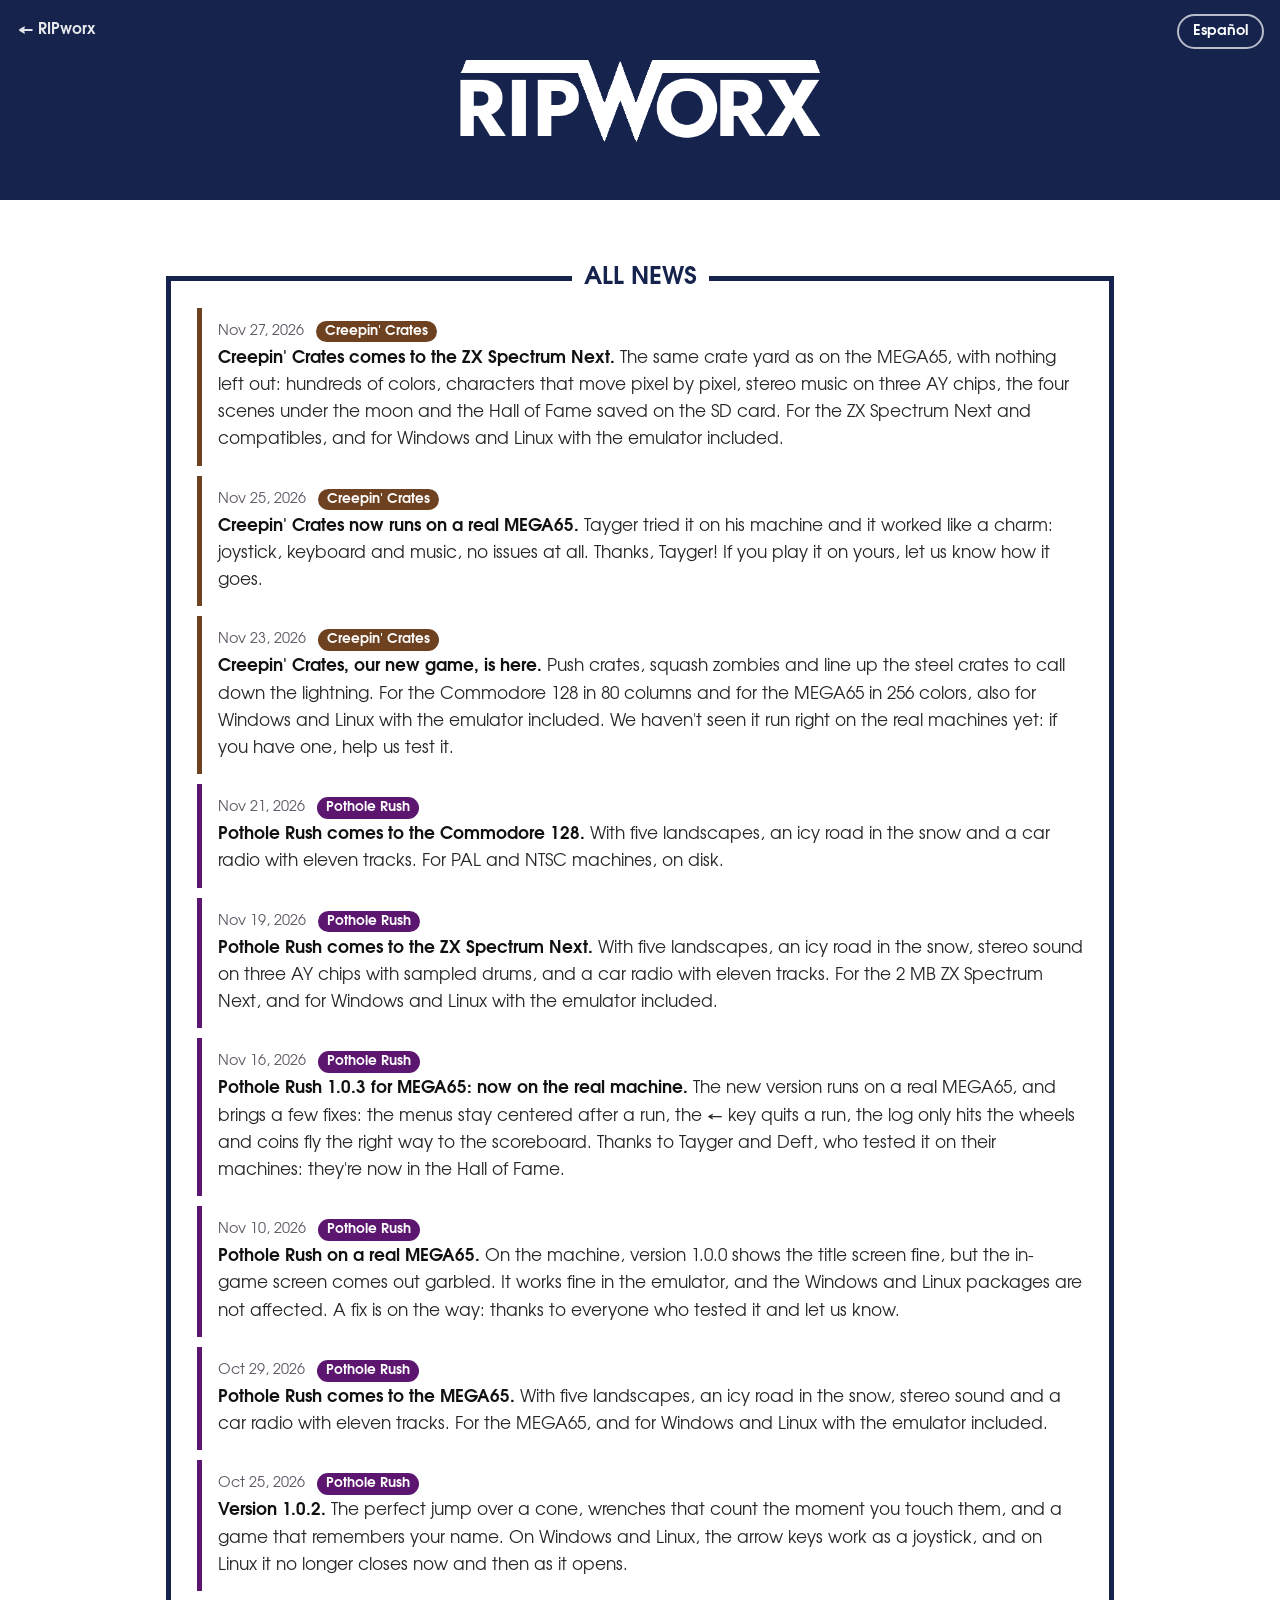
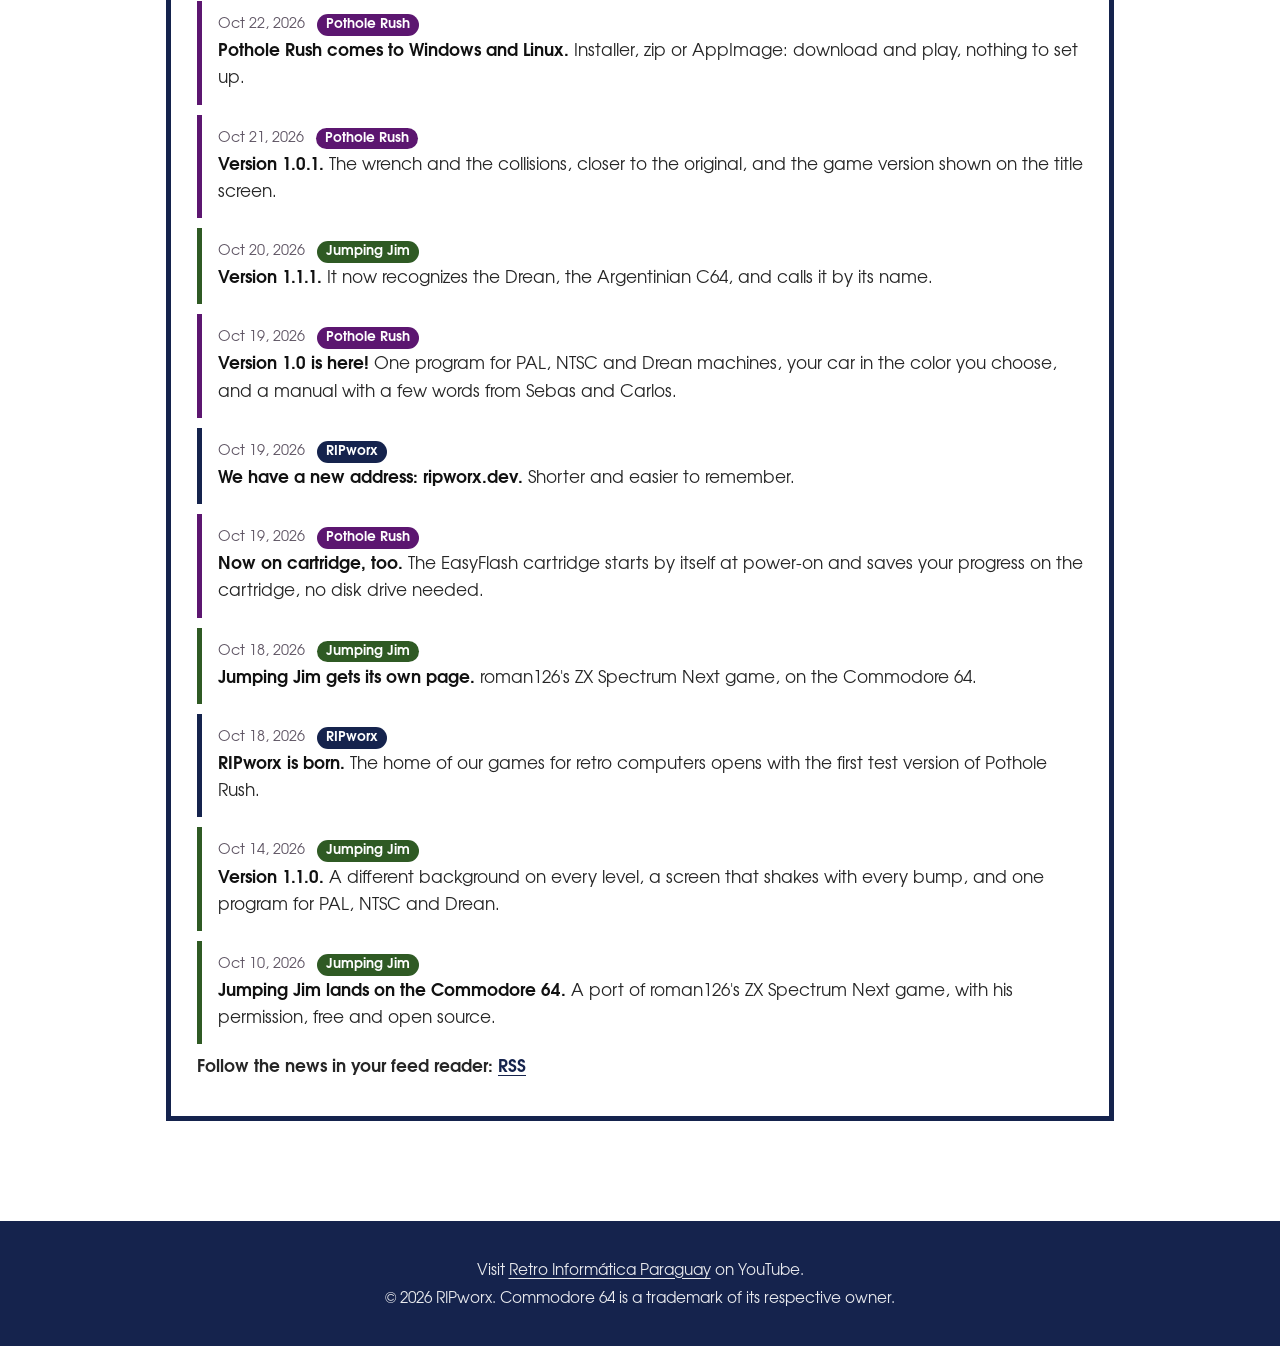
<file: noticias/index.html>
<!doctype html>
<html lang="en" data-idioma="en"
      data-titulo-en="News · RIPworx"
      data-titulo-es="Novedades · RIPworx">
<head>
<meta charset="utf-8">
<meta name="viewport" content="width=device-width, initial-scale=1">
<title>News · RIPworx</title>
<meta name="description" content="News about RIPworx games for retro computers: new versions, machines and downloads.">
<link rel="icon" href="../img/icono-rw.png">
<link rel="apple-touch-icon" href="../img/icono-rw.png">
<link rel="alternate" type="application/rss+xml" title="RIPworx news (English)" href="../news.xml">
<link rel="alternate" type="application/rss+xml" title="Novedades de RIPworx (español)" href="../noticias.xml">
<link rel="stylesheet" href="../estilo.css?v=12">
<script src="../idioma.js"></script>
</head>
<body class="inicio-pag">
<!-- página escrita por herramientas/noticias.py a partir de noticias.json: no editar a mano -->

<header class="inicio corto">
  <a class="volver" href="../">&larr; RIPworx</a>
  <button class="idioma" type="button"><span lang="en">Español</span><span lang="es">English</span></button>
  <h1 style="margin:0"><a href="../"><img class="marca" src="../img/ripworx-blanco.png" alt="RIPWORX" width="586" height="133"></a></h1>
</header>

<main>
<section class="recuadro" id="novedades">
  <h2><span lang="en">ALL NEWS</span><span lang="es">TODAS LAS NOVEDADES</span></h2>
<ol class="noticias">
  <li class="noticia cc">
    <p class="cabeza"><time datetime="2026-11-27"><span lang="en">Nov 27, 2026</span><span lang="es">27/11/2026</span></time> <a class="etiqueta" href="../creepincrates/">Creepin' Crates</a></p>
    <p lang="en"><a class="titular" href="../creepincrates/next/">Creepin&#x27; Crates comes to the ZX Spectrum Next.</a> The same crate yard as on the MEGA65, with nothing left out: hundreds of colors, characters that move pixel by pixel, stereo music on three AY chips, the four scenes under the moon and the Hall of Fame saved on the SD card. For the ZX Spectrum Next and compatibles, and for Windows and Linux with the emulator included.</p>
    <p lang="es"><a class="titular" href="../creepincrates/next/">Creepin&#x27; Crates llega a la ZX Spectrum Next.</a> El mismo depósito de la MEGA65, sin recortar nada: cientos de colores, personajes que se mueven punto por punto, música en estéreo con tres chips AY, las cuatro escenas bajo la luna y el salón de la fama guardado en la tarjeta. Para la ZX Spectrum Next y sus compatibles, y para Windows y Linux con el emulador incluido.</p>
  </li>
  <li class="noticia cc">
    <p class="cabeza"><time datetime="2026-11-25"><span lang="en">Nov 25, 2026</span><span lang="es">25/11/2026</span></time> <a class="etiqueta" href="../creepincrates/">Creepin' Crates</a></p>
    <p lang="en"><a class="titular" href="../creepincrates/mega65/">Creepin&#x27; Crates now runs on a real MEGA65.</a> Tayger tried it on his machine and it worked like a charm: joystick, keyboard and music, no issues at all. Thanks, Tayger! If you play it on yours, let us know how it goes.</p>
    <p lang="es"><a class="titular" href="../creepincrates/mega65/">Creepin&#x27; Crates ya anda en una MEGA65 real.</a> Tayger lo probó en su máquina y anduvo de primera: el joystick, el teclado y la música, sin ningún problema. ¡Gracias, Tayger! Si lo juegas en la tuya, cuéntanos cómo te va.</p>
  </li>
  <li class="noticia cc">
    <p class="cabeza"><time datetime="2026-11-23"><span lang="en">Nov 23, 2026</span><span lang="es">23/11/2026</span></time> <a class="etiqueta" href="../creepincrates/">Creepin' Crates</a></p>
    <p lang="en"><a class="titular" href="../creepincrates/">Creepin&#x27; Crates, our new game, is here.</a> Push crates, squash zombies and line up the steel crates to call down the lightning. For the Commodore 128 in 80 columns and for the MEGA65 in 256 colors, also for Windows and Linux with the emulator included. We haven&#x27;t seen it run right on the real machines yet: if you have one, help us test it.</p>
    <p lang="es"><a class="titular" href="../creepincrates/">Llega Creepin&#x27; Crates, nuestro juego nuevo.</a> Empuja cajas, aplasta zombis y pon en fila las cajas de acero para que caiga el rayo. Para la Commodore 128 en 80 columnas y para la MEGA65 en 256 colores, también para Windows y Linux con el emulador incluido. Todavía no lo vimos andar bien en las máquinas reales: si tienes una, ayúdanos a probarlo.</p>
  </li>
  <li class="noticia pr">
    <p class="cabeza"><time datetime="2026-11-21"><span lang="en">Nov 21, 2026</span><span lang="es">21/11/2026</span></time> <a class="etiqueta" href="../potholerush/">Pothole Rush</a></p>
    <p lang="en"><a class="titular" href="../potholerush/c128/">Pothole Rush comes to the Commodore 128.</a> With five landscapes, an icy road in the snow and a car radio with eleven tracks. For PAL and NTSC machines, on disk.</p>
    <p lang="es"><a class="titular" href="../potholerush/c128/">Pothole Rush llega a la Commodore 128.</a> Con cinco paisajes, la ruta que resbala en la nieve y la radio del auto con once temas. Para máquinas PAL y NTSC, en disco.</p>
  </li>
  <li class="noticia pr">
    <p class="cabeza"><time datetime="2026-11-19"><span lang="en">Nov 19, 2026</span><span lang="es">19/11/2026</span></time> <a class="etiqueta" href="../potholerush/">Pothole Rush</a></p>
    <p lang="en"><a class="titular" href="../potholerush/next/">Pothole Rush comes to the ZX Spectrum Next.</a> With five landscapes, an icy road in the snow, stereo sound on three AY chips with sampled drums, and a car radio with eleven tracks. For the 2 MB ZX Spectrum Next, and for Windows and Linux with the emulator included.</p>
    <p lang="es"><a class="titular" href="../potholerush/next/">Pothole Rush llega a la ZX Spectrum Next.</a> Con cinco paisajes, la ruta que resbala en la nieve, sonido en estéreo con tres chips AY y batería de muestras, y la radio del auto con once temas. Para la ZX Spectrum Next de 2 MB, y para Windows y Linux con el emulador incluido.</p>
  </li>
  <li class="noticia pr">
    <p class="cabeza"><time datetime="2026-11-16"><span lang="en">Nov 16, 2026</span><span lang="es">16/11/2026</span></time> <a class="etiqueta" href="../potholerush/">Pothole Rush</a></p>
    <p lang="en"><a class="titular" href="../potholerush/mega65/">Pothole Rush 1.0.3 for MEGA65: now on the real machine.</a> The new version runs on a real MEGA65, and brings a few fixes: the menus stay centered after a run, the ← key quits a run, the log only hits the wheels and coins fly the right way to the scoreboard. Thanks to Tayger and Deft, who tested it on their machines: they&#x27;re now in the Hall of Fame.</p>
    <p lang="es"><a class="titular" href="../potholerush/mega65/">Pothole Rush 1.0.3 para MEGA65: ahora en la máquina real.</a> La nueva versión anda en una MEGA65 de verdad, y trae algunos arreglos: los menús centrados después de una partida, la tecla ← para abandonar, el tronco que choca solo con las ruedas y la moneda que vuela bien al marcador. Gracias a Tayger y Deft, que la probaron en sus máquinas: ya están en el salón de la fama.</p>
  </li>
  <li class="noticia pr">
    <p class="cabeza"><time datetime="2026-11-10"><span lang="en">Nov 10, 2026</span><span lang="es">10/11/2026</span></time> <a class="etiqueta" href="../potholerush/">Pothole Rush</a></p>
    <p lang="en"><a class="titular" href="../potholerush/mega65/">Pothole Rush on a real MEGA65.</a> On the machine, version 1.0.0 shows the title screen fine, but the in-game screen comes out garbled. It works fine in the emulator, and the Windows and Linux packages are not affected. A fix is on the way: thanks to everyone who tested it and let us know.</p>
    <p lang="es"><a class="titular" href="../potholerush/mega65/">Pothole Rush en una MEGA65 real.</a> En la máquina, la versión 1.0.0 muestra bien el título pero la pantalla del juego sale rota. En el emulador anda bien, y los paquetes de Windows y Linux no tienen este problema. Ya estamos preparando el arreglo: gracias a quienes lo probaron y nos avisaron.</p>
  </li>
  <li class="noticia pr">
    <p class="cabeza"><time datetime="2026-10-29"><span lang="en">Oct 29, 2026</span><span lang="es">29/10/2026</span></time> <a class="etiqueta" href="../potholerush/">Pothole Rush</a></p>
    <p lang="en"><a class="titular" href="../potholerush/mega65/">Pothole Rush comes to the MEGA65.</a> With five landscapes, an icy road in the snow, stereo sound and a car radio with eleven tracks. For the MEGA65, and for Windows and Linux with the emulator included.</p>
    <p lang="es"><a class="titular" href="../potholerush/mega65/">Pothole Rush llega a la MEGA65.</a> Con cinco paisajes, la ruta que resbala en la nieve, sonido en estéreo y la radio del auto con once temas. Para la MEGA65, y para Windows y Linux con el emulador incluido.</p>
  </li>
  <li class="noticia pr">
    <p class="cabeza"><time datetime="2026-10-25"><span lang="en">Oct 25, 2026</span><span lang="es">25/10/2026</span></time> <a class="etiqueta" href="../potholerush/">Pothole Rush</a></p>
    <p lang="en"><a class="titular" href="../potholerush/c64/">Version 1.0.2.</a> The perfect jump over a cone, wrenches that count the moment you touch them, and a game that remembers your name. On Windows and Linux, the arrow keys work as a joystick, and on Linux it no longer closes now and then as it opens.</p>
    <p lang="es"><a class="titular" href="../potholerush/c64/">Versión 1.0.2.</a> El salto perfecto sobre el cono, la llave que cuenta apenas la tocas y el juego que recuerda tu nombre. En Windows y Linux, las flechas del teclado como joystick, y en Linux ya no se cierra a veces al abrir.</p>
  </li>
  <li class="noticia pr">
    <p class="cabeza"><time datetime="2026-10-22"><span lang="en">Oct 22, 2026</span><span lang="es">22/10/2026</span></time> <a class="etiqueta" href="../potholerush/">Pothole Rush</a></p>
    <p lang="en"><a class="titular" href="../potholerush/c64/#descargar">Pothole Rush comes to Windows and Linux.</a> Installer, zip or AppImage: download and play, nothing to set up.</p>
    <p lang="es"><a class="titular" href="../potholerush/c64/#descargar">Pothole Rush llega a Windows y Linux.</a> Instalador, zip o AppImage: se descarga y se juega, sin configurar nada.</p>
  </li>
  <li class="noticia pr">
    <p class="cabeza"><time datetime="2026-10-21"><span lang="en">Oct 21, 2026</span><span lang="es">21/10/2026</span></time> <a class="etiqueta" href="../potholerush/">Pothole Rush</a></p>
    <p lang="en"><a class="titular" href="../potholerush/c64/">Version 1.0.1.</a> The wrench and the collisions, closer to the original, and the game version shown on the title screen.</p>
    <p lang="es"><a class="titular" href="../potholerush/c64/">Versión 1.0.1.</a> La llave y los choques, más fieles al original, y la versión del juego a la vista en la pantalla de título.</p>
  </li>
  <li class="noticia jj">
    <p class="cabeza"><time datetime="2026-10-20"><span lang="en">Oct 20, 2026</span><span lang="es">20/10/2026</span></time> <a class="etiqueta" href="../jumpingjim/">Jumping Jim</a></p>
    <p lang="en"><a class="titular" href="../jumpingjim/">Version 1.1.1.</a> It now recognizes the Drean, the Argentinian C64, and calls it by its name.</p>
    <p lang="es"><a class="titular" href="../jumpingjim/">Versión 1.1.1.</a> Ahora reconoce la Drean, la C64 argentina, y la llama por su nombre.</p>
  </li>
  <li class="noticia pr">
    <p class="cabeza"><time datetime="2026-10-19"><span lang="en">Oct 19, 2026</span><span lang="es">19/10/2026</span></time> <a class="etiqueta" href="../potholerush/">Pothole Rush</a></p>
    <p lang="en"><a class="titular" href="../potholerush/c64/">Version 1.0 is here!</a> One program for PAL, NTSC and Drean machines, your car in the color you choose, and a manual with a few words from Sebas and Carlos.</p>
    <p lang="es"><a class="titular" href="../potholerush/c64/">¡Llegó la versión 1.0!</a> Un solo programa para máquinas PAL, NTSC y Drean, el auto del color que elijas y un manual con unas palabras de Sebas y de Carlos.</p>
  </li>
  <li class="noticia rw">
    <p class="cabeza"><time datetime="2026-10-19"><span lang="en">Oct 19, 2026</span><span lang="es">19/10/2026</span></time> <a class="etiqueta" href="../">RIPworx</a></p>
    <p lang="en"><a class="titular" href="../">We have a new address: ripworx.dev.</a> Shorter and easier to remember.</p>
    <p lang="es"><a class="titular" href="../">Estrenamos dirección: ripworx.dev.</a> Más corta y fácil de recordar.</p>
  </li>
  <li class="noticia pr">
    <p class="cabeza"><time datetime="2026-10-19"><span lang="en">Oct 19, 2026</span><span lang="es">19/10/2026</span></time> <a class="etiqueta" href="../potholerush/">Pothole Rush</a></p>
    <p lang="en"><a class="titular" href="../potholerush/c64/#descargar">Now on cartridge, too.</a> The EasyFlash cartridge starts by itself at power-on and saves your progress on the cartridge, no disk drive needed.</p>
    <p lang="es"><a class="titular" href="../potholerush/c64/#descargar">Ahora también en cartucho.</a> El cartucho EasyFlash arranca solo al prender la máquina y guarda tu avance en el propio cartucho, sin disquetera.</p>
  </li>
  <li class="noticia jj">
    <p class="cabeza"><time datetime="2026-10-18"><span lang="en">Oct 18, 2026</span><span lang="es">18/10/2026</span></time> <a class="etiqueta" href="../jumpingjim/">Jumping Jim</a></p>
    <p lang="en"><a class="titular" href="../jumpingjim/">Jumping Jim gets its own page.</a> roman126&#x27;s ZX Spectrum Next game, on the Commodore 64.</p>
    <p lang="es"><a class="titular" href="../jumpingjim/">Jumping Jim tiene su página.</a> El juego de roman126 para la ZX Spectrum Next, en la Commodore 64.</p>
  </li>
  <li class="noticia rw">
    <p class="cabeza"><time datetime="2026-10-18"><span lang="en">Oct 18, 2026</span><span lang="es">18/10/2026</span></time> <a class="etiqueta" href="../">RIPworx</a></p>
    <p lang="en"><a class="titular" href="../">RIPworx is born.</a> The home of our games for retro computers opens with the first test version of Pothole Rush.</p>
    <p lang="es"><a class="titular" href="../">Nace RIPworx.</a> El sitio de nuestros juegos para computadoras retro abre con la primera versión de prueba de Pothole Rush.</p>
  </li>
  <li class="noticia jj">
    <p class="cabeza"><time datetime="2026-10-14"><span lang="en">Oct 14, 2026</span><span lang="es">14/10/2026</span></time> <a class="etiqueta" href="../jumpingjim/">Jumping Jim</a></p>
    <p lang="en"><a class="titular" href="../jumpingjim/">Version 1.1.0.</a> A different background on every level, a screen that shakes with every bump, and one program for PAL, NTSC and Drean.</p>
    <p lang="es"><a class="titular" href="../jumpingjim/">Versión 1.1.0.</a> Un fondo distinto en cada nivel, la pantalla que se sacude con cada golpe y un solo programa para PAL, NTSC y Drean.</p>
  </li>
  <li class="noticia jj">
    <p class="cabeza"><time datetime="2026-10-10"><span lang="en">Oct 10, 2026</span><span lang="es">10/10/2026</span></time> <a class="etiqueta" href="../jumpingjim/">Jumping Jim</a></p>
    <p lang="en"><a class="titular" href="../jumpingjim/">Jumping Jim lands on the Commodore 64.</a> A port of roman126&#x27;s ZX Spectrum Next game, with his permission, free and open source.</p>
    <p lang="es"><a class="titular" href="../jumpingjim/">Jumping Jim llega a la Commodore 64.</a> El port del juego de roman126 para la ZX Spectrum Next, con su permiso, libre y de código abierto.</p>
  </li>
</ol>
  <p class="mas-noticias"><span lang="en">Follow the news in your feed reader:</span><span lang="es">Sigue las novedades en tu lector de noticias:</span>
  <a href="../news.xml" lang="en">RSS</a><a href="../noticias.xml" lang="es">RSS</a></p>
</section>
</main>

<footer>
  <p lang="en">Visit <a href="https://www.youtube.com/@retroinfopy">Retro Informática Paraguay</a> on YouTube.</p>
  <p lang="es">Visita <a href="https://www.youtube.com/@retroinfopy">Retro Informática Paraguay</a> en YouTube.</p>
  <p lang="en">© 2026 RIPworx. Commodore 64 is a trademark of its respective owner.</p>
  <p lang="es">© 2026 RIPworx. Commodore 64 es una marca registrada de su respectivo dueño.</p>
</footer>

</body>
</html>
</file>
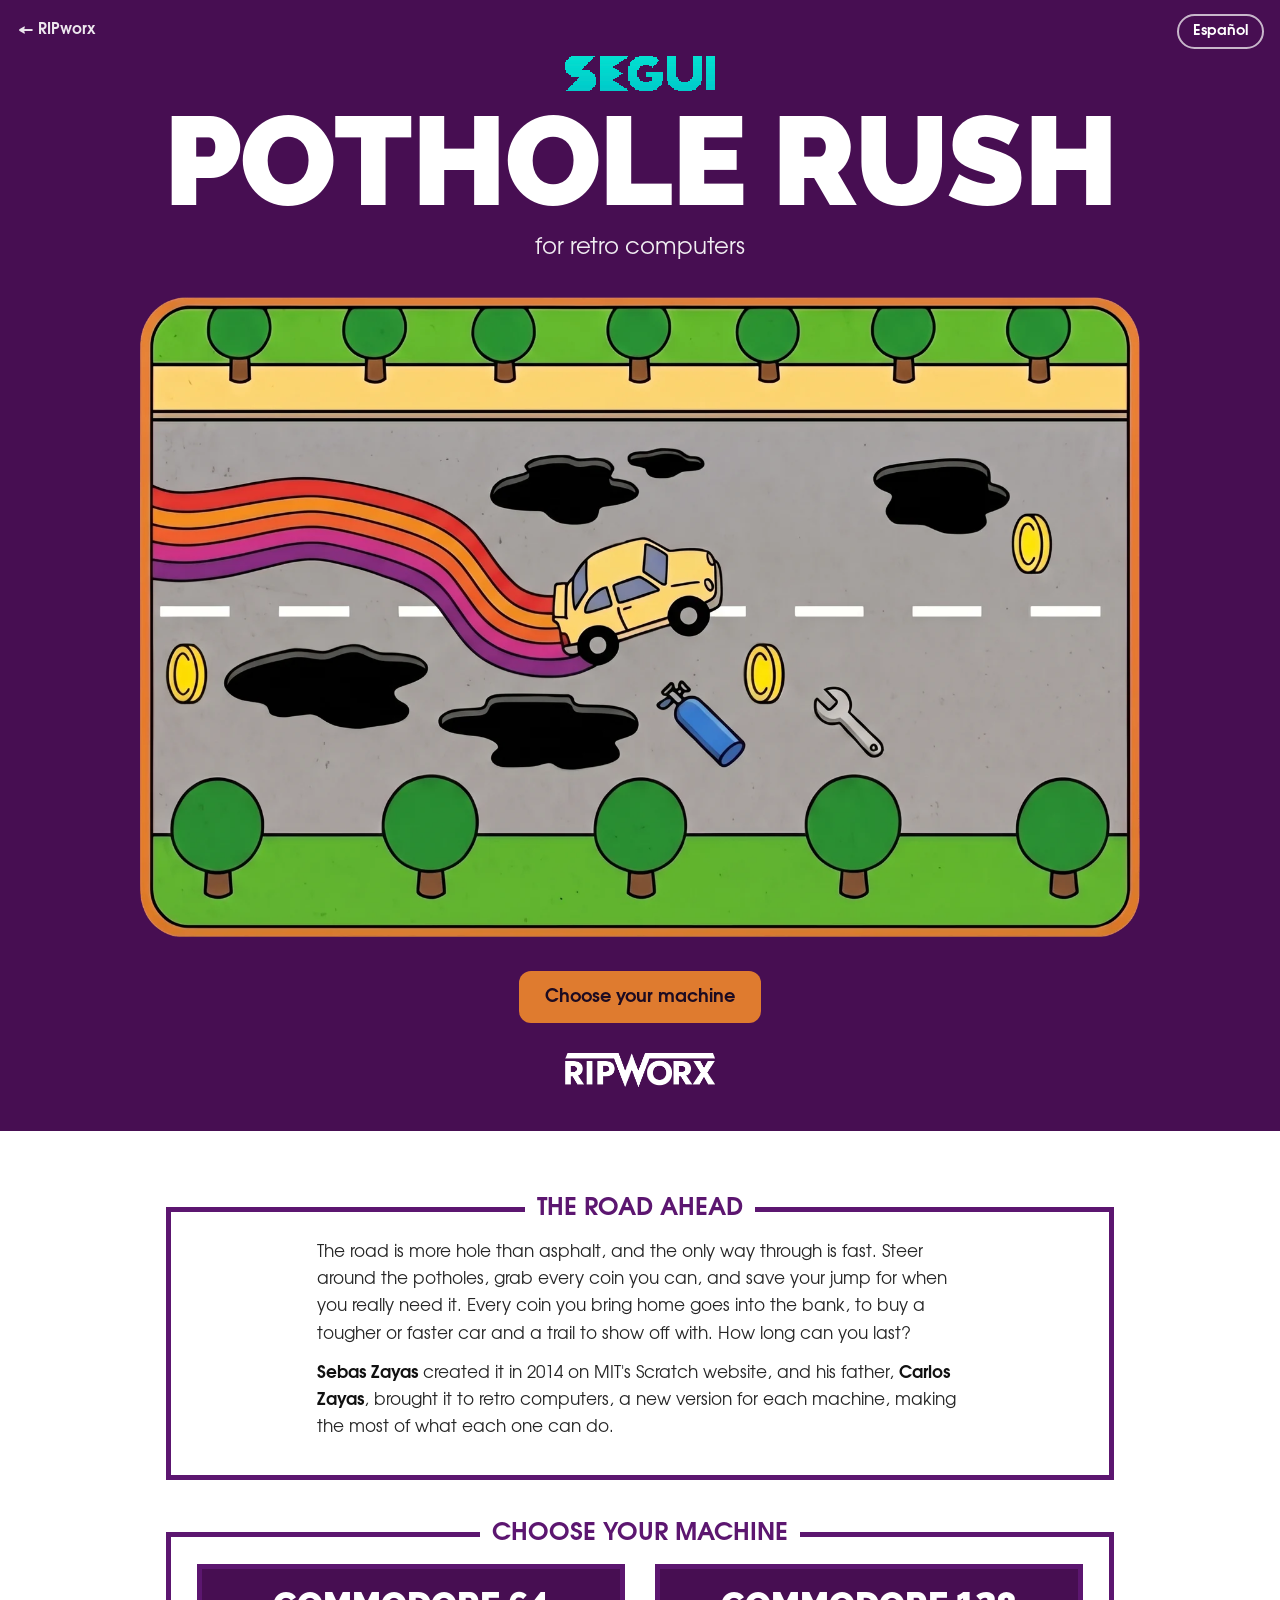
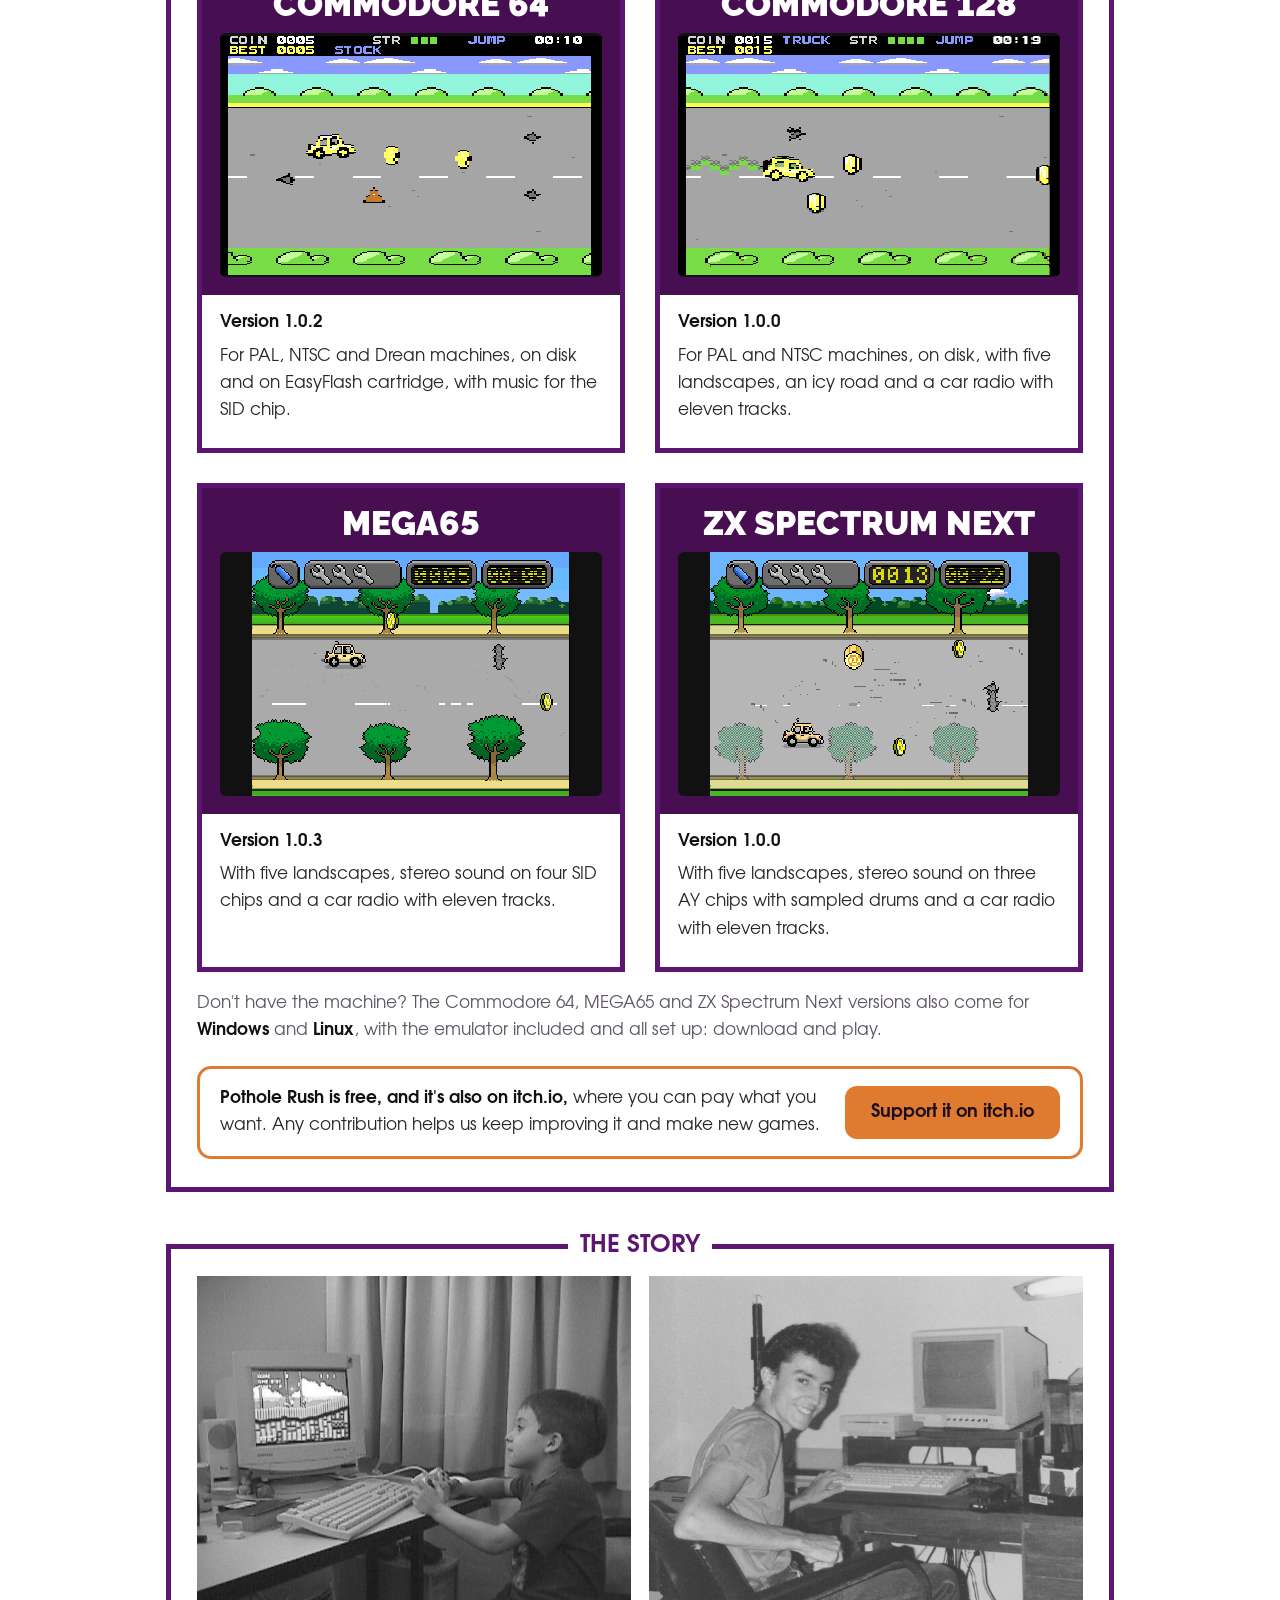
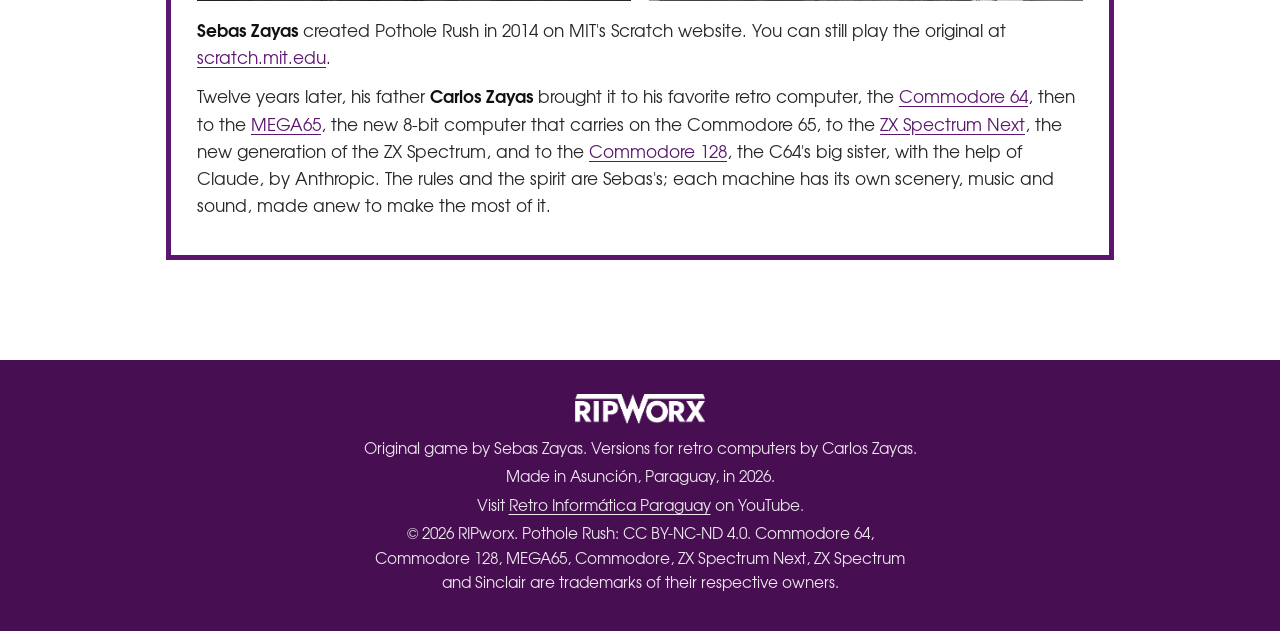
<file: potholerush/index.html>
<!doctype html>
<html lang="en" data-idioma="en"
      data-titulo-en="Pothole Rush · RIPworx"
      data-titulo-es="Pothole Rush · RIPworx">
<head>
<meta charset="utf-8">
<meta name="viewport" content="width=device-width, initial-scale=1">
<title>Pothole Rush · RIPworx</title>
<meta name="description" content="Pothole Rush, the Scratch game by Sebas Zayas, on retro computers: the Commodore 64, the Commodore 128, the MEGA65 and the ZX Spectrum Next. Dodge potholes, collect coins, jump over cones. Free download, also for Windows and Linux.">
<meta property="og:title" content="Pothole Rush">
<meta property="og:description" content="Dodge potholes, collect coins, jump over cones. A RIPworx game for the Commodore 64, the Commodore 128, the MEGA65 and the ZX Spectrum Next.">
<meta property="og:image" content="https://ripworx.dev/potholerush/img/portada-og.jpg">
<link rel="icon" href="../img/icono-pr.png">
<link rel="apple-touch-icon" href="../img/icono-pr.png">
<link rel="stylesheet" href="../estilo.css?v=12">
<script src="../idioma.js"></script>
</head>
<body>

<header class="caja-tapa">
  <a class="volver" href="../">&larr; RIPworx</a>
  <button class="idioma" type="button"><span lang="en">Español</span><span lang="es">English</span></button>
  <img class="segui" src="img/segui.png" alt="SEGUI" width="928" height="216">
  <h1 class="titulo-juego">POTHOLE RUSH</h1>
  <p class="subtitulo"><span lang="en">for retro computers</span><span lang="es">para computadoras retro</span></p>
  <img class="ilustracion" src="img/portada.webp" width="1600" height="1023"
       alt="A yellow car with a rainbow trail jumps over a road full of potholes, coins, a jump tank and a wrench">
  <div class="acciones">
    <a class="boton lleno" href="#descargar"><span lang="en">Choose your machine</span><span lang="es">Elige tu máquina</span></a>
  </div>
  <a href="../"><img class="marca" src="../img/ripworx-blanco.png" alt="RIPWORX" width="586" height="133"></a>
</header>

<main>

<section class="recuadro centrado">
  <h2><span lang="en">THE ROAD AHEAD</span><span lang="es">LA RUTA TE ESPERA</span></h2>
  <p lang="en">The road is more hole than asphalt, and the only way through is fast. Steer around
  the potholes, grab every coin you can, and save your jump for when you really need it. Every
  coin you bring home goes into the bank, to buy a tougher or faster car and a trail to show off
  with. How long can you last?</p>
  <p lang="es">La ruta tiene más pozo que asfalto, y la única forma de pasar es ir rápido. Esquiva
  los baches, recoge todas las monedas que puedas y guarda el salto para cuando de verdad lo
  necesites. Cada moneda que traes a casa va al banco, para comprar un auto más resistente o más
  rápido y una estela para lucirte. ¿Cuánto vas a aguantar?</p>
  <p lang="en"><b>Sebas Zayas</b> created it in 2014 on MIT's Scratch website, and his father,
  <b>Carlos Zayas</b>, brought it to retro computers, a new version for each machine, making the
  most of what each one can do.</p>
  <p lang="es"><b>Sebas Zayas</b> lo creó en 2014 en el sitio de Scratch del MIT, y su padre,
  <b>Carlos Zayas</b>, lo llevó a las computadoras retro, una versión nueva para cada máquina, que
  aprovecha lo que cada una puede hacer.</p>
</section>

<section class="recuadro" id="descargar">
  <h2><span lang="en">CHOOSE YOUR MACHINE</span><span lang="es">ELIGE TU MÁQUINA</span></h2>
  <div class="juegos">
    <a class="juego pr" href="c64/">
      <div class="tapa-mini">
        <p class="juego-titulo">COMMODORE 64</p>
        <img class="pantalla-mini" src="c64/img/dia.png" width="960" height="600" alt="">
      </div>
      <div class="texto">
        <p><b lang="en">Version 1.0.2</b><b lang="es">Versión 1.0.2</b></p>
        <p lang="en">For PAL, NTSC and Drean machines, on disk and on EasyFlash cartridge, with music for the SID chip.</p>
        <p lang="es">Para máquinas PAL, NTSC y Drean, en disco y en cartucho EasyFlash, con música para el chip SID.</p>
      </div>
    </a>
    <a class="juego pr" href="c128/">
      <div class="tapa-mini">
        <p class="juego-titulo">COMMODORE 128</p>
        <img class="pantalla-mini" src="c128/img/campo.png" width="960" height="600" alt="">
      </div>
      <div class="texto">
        <p><b lang="en">Version 1.0.0</b><b lang="es">Versión 1.0.0</b></p>
        <p lang="en">For PAL and NTSC machines, on disk, with five landscapes, an icy road and a car radio with eleven tracks.</p>
        <p lang="es">Para máquinas PAL y NTSC, en disco, con cinco paisajes, la ruta helada y una radio en el auto con once temas.</p>
      </div>
    </a>
    <a class="juego pr" href="mega65/">
      <div class="tapa-mini">
        <p class="juego-titulo">MEGA65</p>
        <img class="pantalla-mini" src="mega65/img/campo.png" width="960" height="736" alt="">
      </div>
      <div class="texto">
        <p><b lang="en">Version 1.0.3</b><b lang="es">Versión 1.0.3</b></p>
        <p lang="en">With five landscapes, stereo sound on four SID chips and a car radio with eleven tracks.</p>
        <p lang="es">Con cinco paisajes, sonido en estéreo con cuatro chips SID y una radio en el auto con once temas.</p>
      </div>
    </a>
    <a class="juego pr" href="next/">
      <div class="tapa-mini">
        <p class="juego-titulo">ZX SPECTRUM NEXT</p>
        <img class="pantalla-mini" src="next/img/campo.png" width="960" height="736" alt="">
      </div>
      <div class="texto">
        <p><b lang="en">Version 1.0.0</b><b lang="es">Versión 1.0.0</b></p>
        <p lang="en">With five landscapes, stereo sound on three AY chips with sampled drums and a car radio with eleven tracks.</p>
        <p lang="es">Con cinco paisajes, sonido en estéreo con tres chips AY y batería de muestras, y una radio en el auto con once temas.</p>
      </div>
    </a>
  </div>
  <p class="nota" lang="en">Don't have the machine? The Commodore 64, MEGA65 and ZX Spectrum Next versions also come for <b>Windows</b> and <b>Linux</b>, with the emulator included and all set up: download and play.</p>
  <p class="nota" lang="es">¿No tienes la máquina? Las versiones para Commodore 64, MEGA65 y ZX Spectrum Next vienen también para <b>Windows</b> y <b>Linux</b>, con el emulador incluido y ya preparado: se descarga y se juega.</p>
  <div class="apoyo">
    <div>
      <p lang="en"><b>Pothole Rush is free, and it's also on itch.io,</b> where you can pay what you
      want. Any contribution helps us keep improving it and make new games.</p>
      <p lang="es"><b>Pothole Rush es gratis, y también está en itch.io,</b> donde puedes pagar lo
      que quieras. Cualquier aporte nos ayuda a seguir mejorándolo y a hacer juegos nuevos.</p>
    </div>
    <a class="boton lleno" href="https://czayas.itch.io/pothole-rush"><span lang="en">Support it on itch.io</span><span lang="es">Apóyalo en itch.io</span></a>
  </div>
</section>

<section class="recuadro historia" id="historia">
  <h2><span lang="en">THE STORY</span><span lang="es">LA HISTORIA</span></h2>
  <div class="fotos">
    <figure><img src="img/foto-sebas.jpg" width="640" height="480" loading="lazy" alt="Sebas Zayas"></figure>
    <figure><img src="img/foto-carlos.jpg" width="640" height="480" loading="lazy" alt="Carlos Zayas"></figure>
  </div>
  <p lang="en"><b>Sebas Zayas</b> created Pothole Rush in 2014 on MIT's Scratch website. You can
  still play the original at <a href="https://scratch.mit.edu/projects/24184856/">scratch.mit.edu</a>.</p>
  <p lang="es"><b>Sebas Zayas</b> creó Pothole Rush en 2014 en el sitio de Scratch del MIT. El
  original todavía se puede jugar en <a href="https://scratch.mit.edu/projects/24184856/">scratch.mit.edu</a>.</p>
  <p lang="en">Twelve years later, his father <b>Carlos Zayas</b> brought it to his favorite retro
  computer, the <a href="c64/">Commodore 64</a>, then to the <a href="mega65/">MEGA65</a>, the new
  8-bit computer that carries on the Commodore 65, to the <a href="next/">ZX Spectrum Next</a>,
  the new generation of the ZX Spectrum, and to the <a href="c128/">Commodore 128</a>, the C64's big
  sister, with the help of Claude, by Anthropic. The rules
  and the spirit are Sebas's; each machine has its own scenery, music and sound, made anew to make
  the most of it.</p>
  <p lang="es">Doce años después, su padre, <b>Carlos Zayas</b>, lo llevó a su computadora retro
  favorita, la <a href="c64/">Commodore 64</a>, después a la <a href="mega65/">MEGA65</a>, la nueva
  computadora de 8 bits heredera de la Commodore 65, a la <a href="next/">ZX Spectrum Next</a>, la
  nueva generación de la ZX Spectrum, y a la <a href="c128/">Commodore 128</a>, la hermana mayor de
  la C64, con la ayuda de Claude, de Anthropic. Las reglas
  y el espíritu son de Sebas; cada máquina tiene su propio paisaje, su música y su sonido, hechos de
  nuevo para aprovecharla.</p>
</section>
</main>

<footer>
  <a href="../"><img src="../img/ripworx-blanco.png" alt="RIPWORX" width="586" height="133"></a>
  <p lang="en">Original game by Sebas Zayas. Versions for retro computers by Carlos Zayas.</p>
  <p lang="es">Juego original de Sebas Zayas. Versiones para computadoras retro de Carlos Zayas.</p>
  <p lang="en">Made in Asunción, Paraguay, in 2026.</p>
  <p lang="es">Hecho en Asunción, Paraguay, en 2026.</p>
  <p lang="en">Visit <a href="https://www.youtube.com/@retroinfopy">Retro Informática Paraguay</a> on YouTube.</p>
  <p lang="es">Visita <a href="https://www.youtube.com/@retroinfopy">Retro Informática Paraguay</a> en YouTube.</p>
  <p lang="en">© 2026 RIPworx. Pothole Rush: CC BY-NC-ND 4.0. Commodore 64, Commodore 128, MEGA65, Commodore, ZX Spectrum Next, ZX Spectrum and Sinclair are trademarks of their respective owners.</p>
  <p lang="es">© 2026 RIPworx. Pothole Rush: CC BY-NC-ND 4.0. Commodore 64, Commodore 128, MEGA65, Commodore, ZX Spectrum Next, ZX Spectrum y Sinclair son marcas registradas de sus respectivos dueños.</p>
</footer>

</body>
</html>
</file>
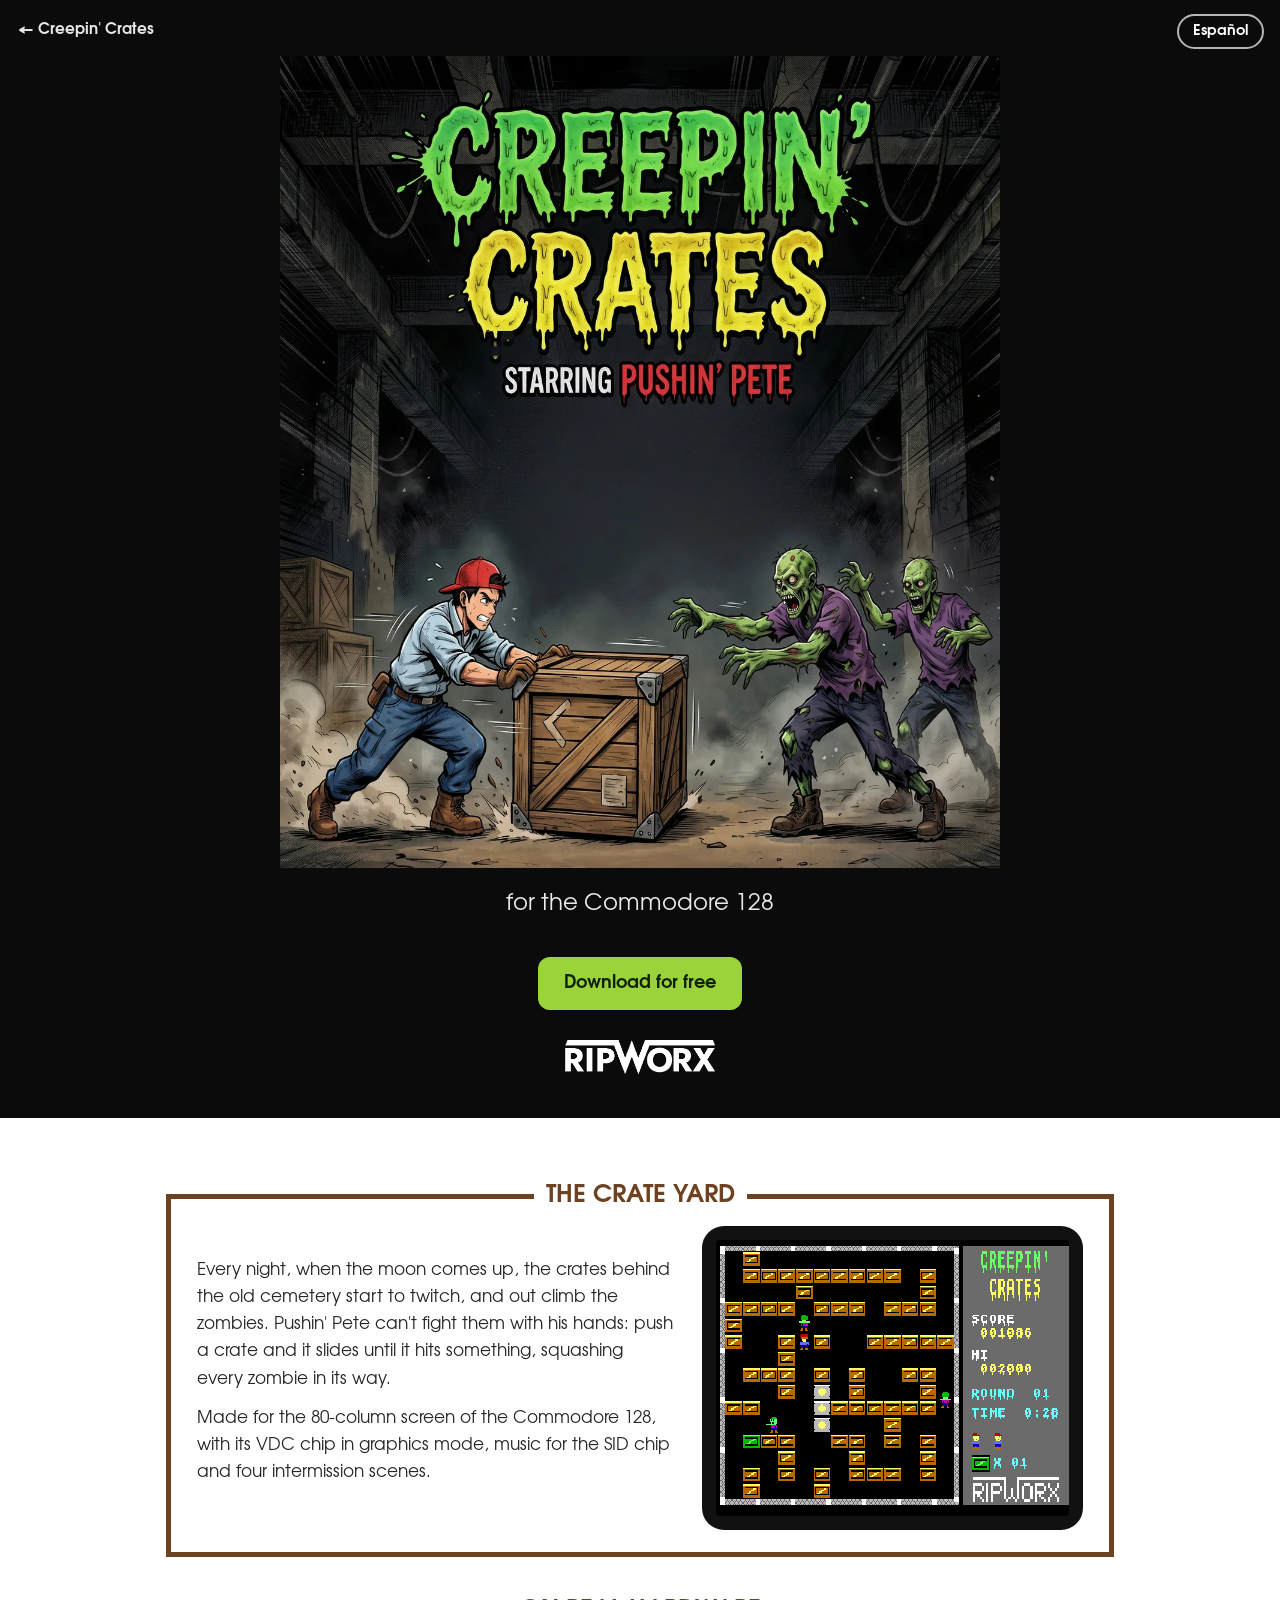
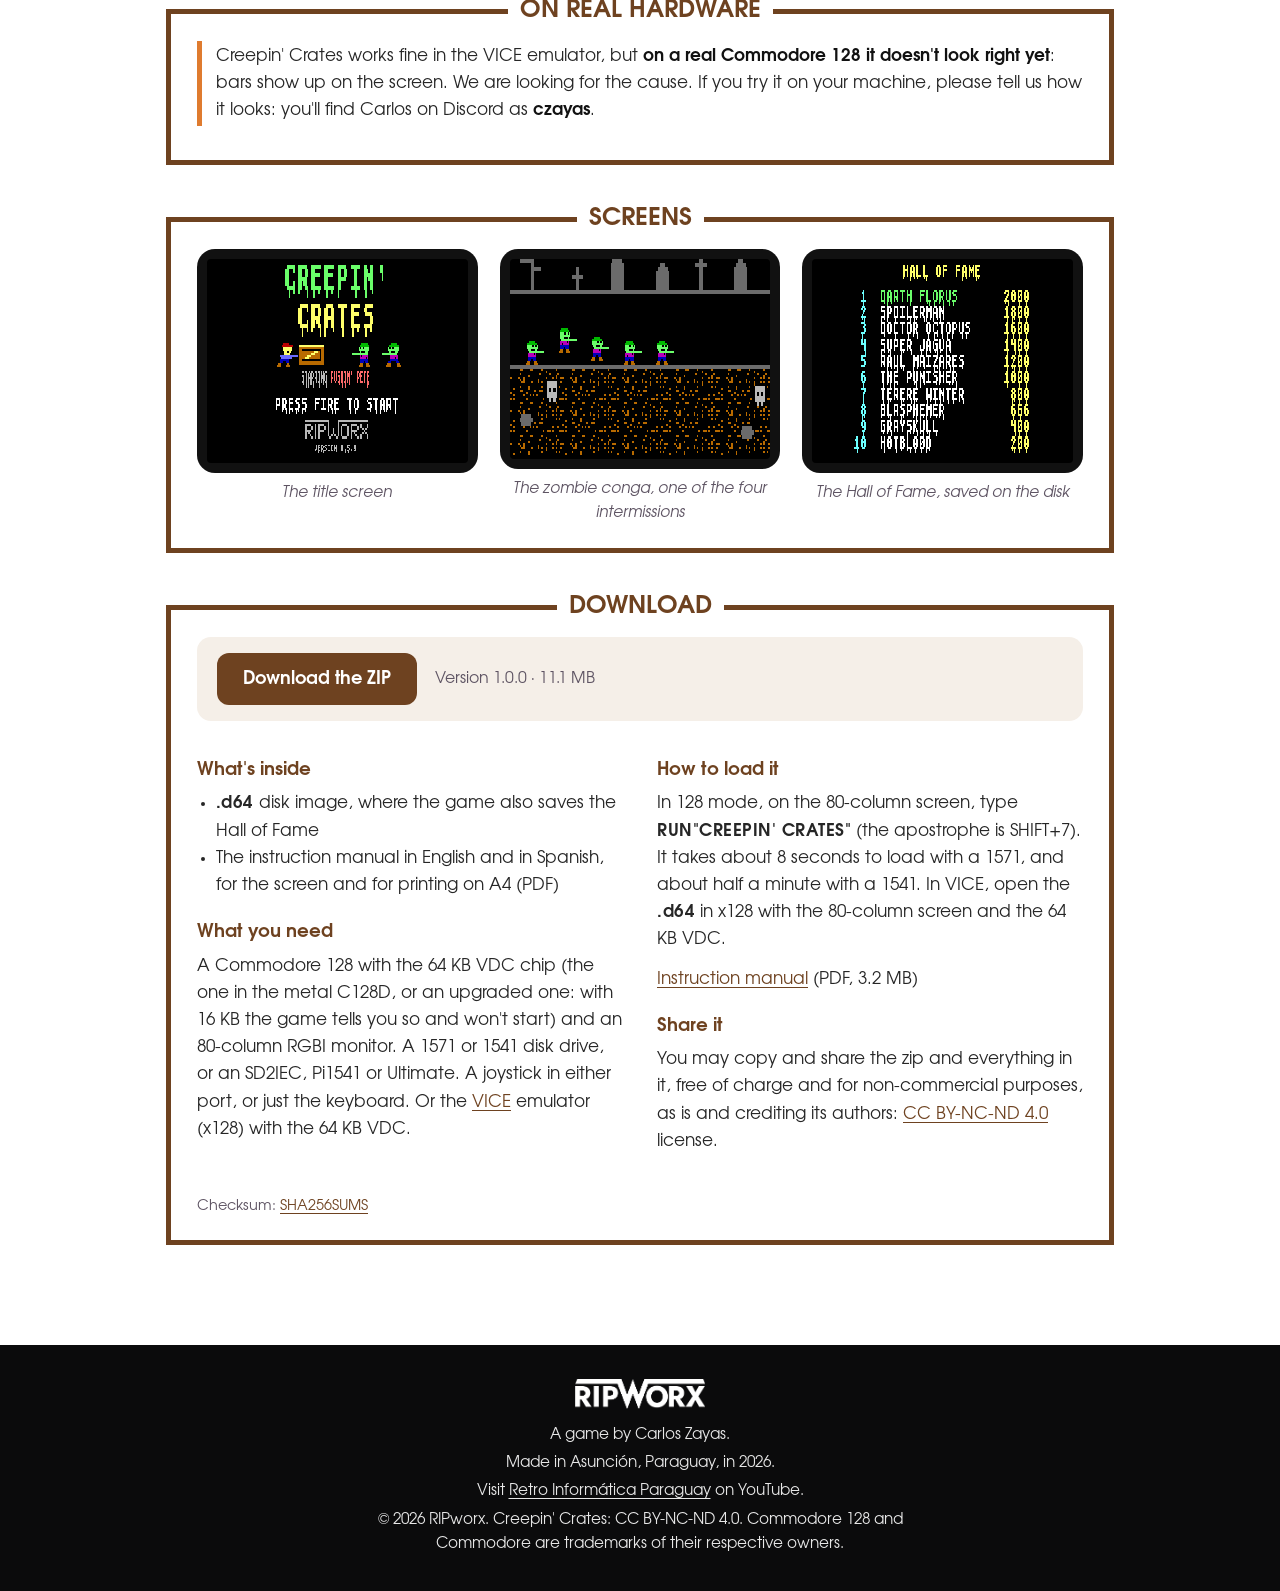
<file: creepincrates/c128/index.html>
<!doctype html>
<html lang="en" data-idioma="en"
      data-titulo-en="Creepin' Crates for Commodore 128 · RIPworx"
      data-titulo-es="Creepin' Crates para Commodore 128 · RIPworx">
<head>
<meta charset="utf-8">
<meta name="viewport" content="width=device-width, initial-scale=1">
<title>Creepin' Crates for Commodore 128 · RIPworx</title>
<meta name="description" content="Creepin' Crates, a new RIPworx game for the Commodore 128 in 80 columns: push crates, squash zombies, line up the steel crates. Free download.">
<meta property="og:title" content="Creepin' Crates for Commodore 128">
<meta property="og:description" content="Push crates, squash zombies, line up the steel crates. A RIPworx game for the 80-column screen of the Commodore 128.">
<meta property="og:image" content="https://ripworx.dev/creepincrates/img/portada-og.jpg">
<link rel="icon" href="../../img/icono-cc.png">
<link rel="apple-touch-icon" href="../../img/icono-cc.png">
<link rel="stylesheet" href="../../estilo.css?v=12">
<script src="../../idioma.js"></script>
</head>
<body class="cc">

<header class="caja-tapa">
  <a class="volver" href="../">&larr; Creepin' Crates</a>
  <button class="idioma" type="button"><span lang="en">Español</span><span lang="es">English</span></button>
  <h1 class="oculto">Creepin' Crates</h1>
  <img class="ilustracion" src="../img/portada.webp" width="1200" height="1354"
       alt="CREEPIN' CRATES, starring Pushin' Pete: a young man in a red cap pushes a wooden crate toward two zombies">
  <p class="subtitulo"><span lang="en">for the Commodore 128</span><span lang="es">para Commodore 128</span></p>
  <div class="acciones">
    <a class="boton lleno" href="#descargar"><span lang="en">Download for free</span><span lang="es">Descárgalo gratis</span></a>
  </div>
  <a href="../../"><img class="marca" src="../../img/ripworx-blanco.png" alt="RIPWORX" width="586" height="133"></a>
</header>

<main>

<section class="recuadro" id="juego">
  <h2><span lang="en">THE CRATE YARD</span><span lang="es">EL DEPÓSITO DE CAJAS</span></h2>
  <div class="portada-juego">
    <div>
      <p lang="en">Every night, when the moon comes up, the crates behind the old cemetery start to
      twitch, and out climb the zombies. Pushin' Pete can't fight them with his hands: push a crate
      and it slides until it hits something, squashing every zombie in its way.</p>
      <p lang="es">Cada noche, cuando sale la luna, las cajas detrás del viejo cementerio empiezan a
      sacudirse, y de adentro salen los zombis. Pushin' Pete no puede pelear con las manos: empuja una
      caja y se desliza hasta chocar con algo, aplastando a cada zombi que encuentre en el camino.</p>
      <p lang="en">Made for the 80-column screen of the Commodore 128, with its VDC chip in graphics
      mode, music for the SID chip and four intermission scenes.</p>
      <p lang="es">Hecho para la pantalla de 80 columnas de la Commodore 128, con su chip VDC en modo
      gráfico, música para el chip SID y cuatro escenas intermedias.</p>
    </div>
    <figure class="tele"><img src="img/juego.png" width="1280" height="1000" alt=""></figure>
  </div>
</section>

<section class="recuadro">
  <h2><span lang="en">ON REAL HARDWARE</span><span lang="es">EN LA MÁQUINA REAL</span></h2>
  <p class="aviso" lang="en">Creepin' Crates works fine in the VICE emulator, but <b>on a real
  Commodore 128 it doesn't look right yet</b>: bars show up on the screen. We are looking for the
  cause. If you try it on your machine, please tell us how it looks: you'll find Carlos on Discord
  as <b>czayas</b>.</p>
  <p class="aviso" lang="es">Creepin' Crates anda bien en el emulador VICE, pero <b>en una Commodore
  128 real todavía no se ve como debe</b>: aparecen barras en la pantalla. Estamos buscando la causa.
  Si lo pruebas en tu máquina, cuéntanos cómo se ve: encuentras a Carlos en Discord como
  <b>czayas</b>.</p>
</section>

<section class="recuadro">
  <h2><span lang="en">SCREENS</span><span lang="es">PANTALLAS</span></h2>
  <div class="galeria">
    <figure><div class="tele"><img src="img/titulo.png" width="1280" height="1000" loading="lazy" alt=""></div>
      <figcaption><span lang="en">The title screen</span><span lang="es">La pantalla de título</span></figcaption></figure>
    <figure><div class="tele"><img src="img/conga.png" width="640" height="490" loading="lazy" alt=""></div>
      <figcaption><span lang="en">The zombie conga, one of the four intermissions</span><span lang="es">La conga zombi, una de las cuatro escenas intermedias</span></figcaption></figure>
    <figure><div class="tele"><img src="img/fama.png" width="1280" height="1000" loading="lazy" alt=""></div>
      <figcaption><span lang="en">The Hall of Fame, saved on the disk</span><span lang="es">El salón de la fama, guardado en el disco</span></figcaption></figure>
  </div>
</section>

<section class="recuadro" id="descargar">
  <h2><span lang="en">DOWNLOAD</span><span lang="es">DESCARGA</span></h2>
  <div class="descarga">
    <div class="zip">
      <a class="boton" href="../../descargas/CreepinCrates-C128-1.0.0.zip" download>
        <span lang="en">Download the ZIP</span><span lang="es">Descargar el ZIP</span></a>
      <p><span lang="en">Version 1.0.0 · 11.1 MB</span><span lang="es">Versión 1.0.0 · 11,1 MB</span></p>
    </div>
    <div>
      <h3 lang="en">What's inside</h3><h3 lang="es">Qué trae</h3>
      <ul lang="en">
        <li><code>.d64</code> disk image, where the game also saves the Hall of Fame</li>
        <li>The instruction manual in English and in Spanish, for the screen and for printing on A4 (PDF)</li>
      </ul>
      <ul lang="es">
        <li>Imagen de disco <code>.d64</code>, donde el juego también guarda el salón de la fama</li>
        <li>El manual de instrucciones en español y en inglés, para la pantalla y para imprimir en A4 (PDF)</li>
      </ul>
      <h3 lang="en">What you need</h3><h3 lang="es">Qué necesitas</h3>
      <p lang="en">A Commodore 128 with the 64 KB VDC chip (the one in the metal C128D, or an upgraded
      one: with 16 KB the game tells you so and won't start) and an 80-column RGBI monitor. A 1571 or
      1541 disk drive, or an SD2IEC, Pi1541 or Ultimate. A joystick in either port, or just the
      keyboard. Or the <a href="https://vice-emu.sourceforge.io/">VICE</a> emulator (x128) with the
      64 KB VDC.</p>
      <p lang="es">Una Commodore 128 con el chip VDC de 64 KB (el de la C128D de chapa, o uno
      ampliado: con 16 KB el juego avisa y no arranca) y un monitor RGBI de 80 columnas. Una
      disquetera 1571 o 1541, o una SD2IEC, Pi1541 o Ultimate. Un joystick en cualquier puerto, o solo
      el teclado. O el emulador <a href="https://vice-emu.sourceforge.io/">VICE</a> (x128) con el VDC
      de 64 KB.</p>
    </div>
    <div>
      <h3 lang="en">How to load it</h3><h3 lang="es">Cómo cargarlo</h3>
      <p lang="en">In 128 mode, on the 80-column screen, type <code>RUN"CREEPIN' CRATES"</code> (the
      apostrophe is SHIFT+7). It takes about 8 seconds to load with a 1571, and about half a minute
      with a 1541. In VICE, open the <code>.d64</code> in x128 with the 80-column screen and the
      64 KB VDC.</p>
      <p lang="es">En el modo 128, en la pantalla de 80 columnas, escribe
      <code>RUN"CREEPIN' CRATES"</code> (el apóstrofo es SHIFT+7). Tarda unos 8 segundos en cargar con
      una 1571, y alrededor de medio minuto con una 1541. En VICE, abre el <code>.d64</code> en x128
      con la pantalla de 80 columnas y el VDC de 64 KB.</p>
      <p class="manual" lang="en"><a href="../../descargas/CreepinCrates-C128-1.0.0-Manual-EN.pdf">Instruction manual</a> (PDF, 3.2 MB)</p>
      <p class="manual" lang="es"><a href="../../descargas/CreepinCrates-C128-1.0.0-Manual-ES.pdf">Manual de instrucciones</a> (PDF, 3,2 MB)</p>
      <h3 lang="en">Share it</h3><h3 lang="es">Compártelo</h3>
      <p lang="en">You may copy and share the zip and everything in it, free of charge and for
      non-commercial purposes, as is and crediting its authors:
      <a href="https://creativecommons.org/licenses/by-nc-nd/4.0/">CC BY-NC-ND 4.0</a> license.</p>
      <p lang="es">Puedes copiar y compartir el zip y todo lo que trae, gratis y sin fines
      comerciales, tal cual y diciendo quiénes son sus autores: licencia
      <a href="https://creativecommons.org/licenses/by-nc-nd/4.0/deed.es">CC BY-NC-ND 4.0</a>.</p>
    </div>
  </div>
  <p class="sumas"><span lang="en">Checksum: <a href="../../descargas/CreepinCrates-C128-1.0.0-SHA256SUMS.txt">SHA256SUMS</a></span><span lang="es">Suma de verificación: <a href="../../descargas/CreepinCrates-C128-1.0.0-SHA256SUMS.txt">SHA256SUMS</a></span></p>
</section>

</main>

<footer>
  <a href="../../"><img src="../../img/ripworx-blanco.png" alt="RIPWORX" width="586" height="133"></a>
  <p lang="en">A game by Carlos Zayas.</p>
  <p lang="es">Un juego de Carlos Zayas.</p>
  <p lang="en">Made in Asunción, Paraguay, in 2026.</p>
  <p lang="es">Hecho en Asunción, Paraguay, en 2026.</p>
  <p lang="en">Visit <a href="https://www.youtube.com/@retroinfopy">Retro Informática Paraguay</a> on YouTube.</p>
  <p lang="es">Visita <a href="https://www.youtube.com/@retroinfopy">Retro Informática Paraguay</a> en YouTube.</p>
  <p lang="en">© 2026 RIPworx. Creepin' Crates: CC BY-NC-ND 4.0. Commodore 128 and Commodore are trademarks of their respective owners.</p>
  <p lang="es">© 2026 RIPworx. Creepin' Crates: CC BY-NC-ND 4.0. Commodore 128 y Commodore son marcas registradas de sus respectivos dueños.</p>
</footer>

</body>
</html>
</file>
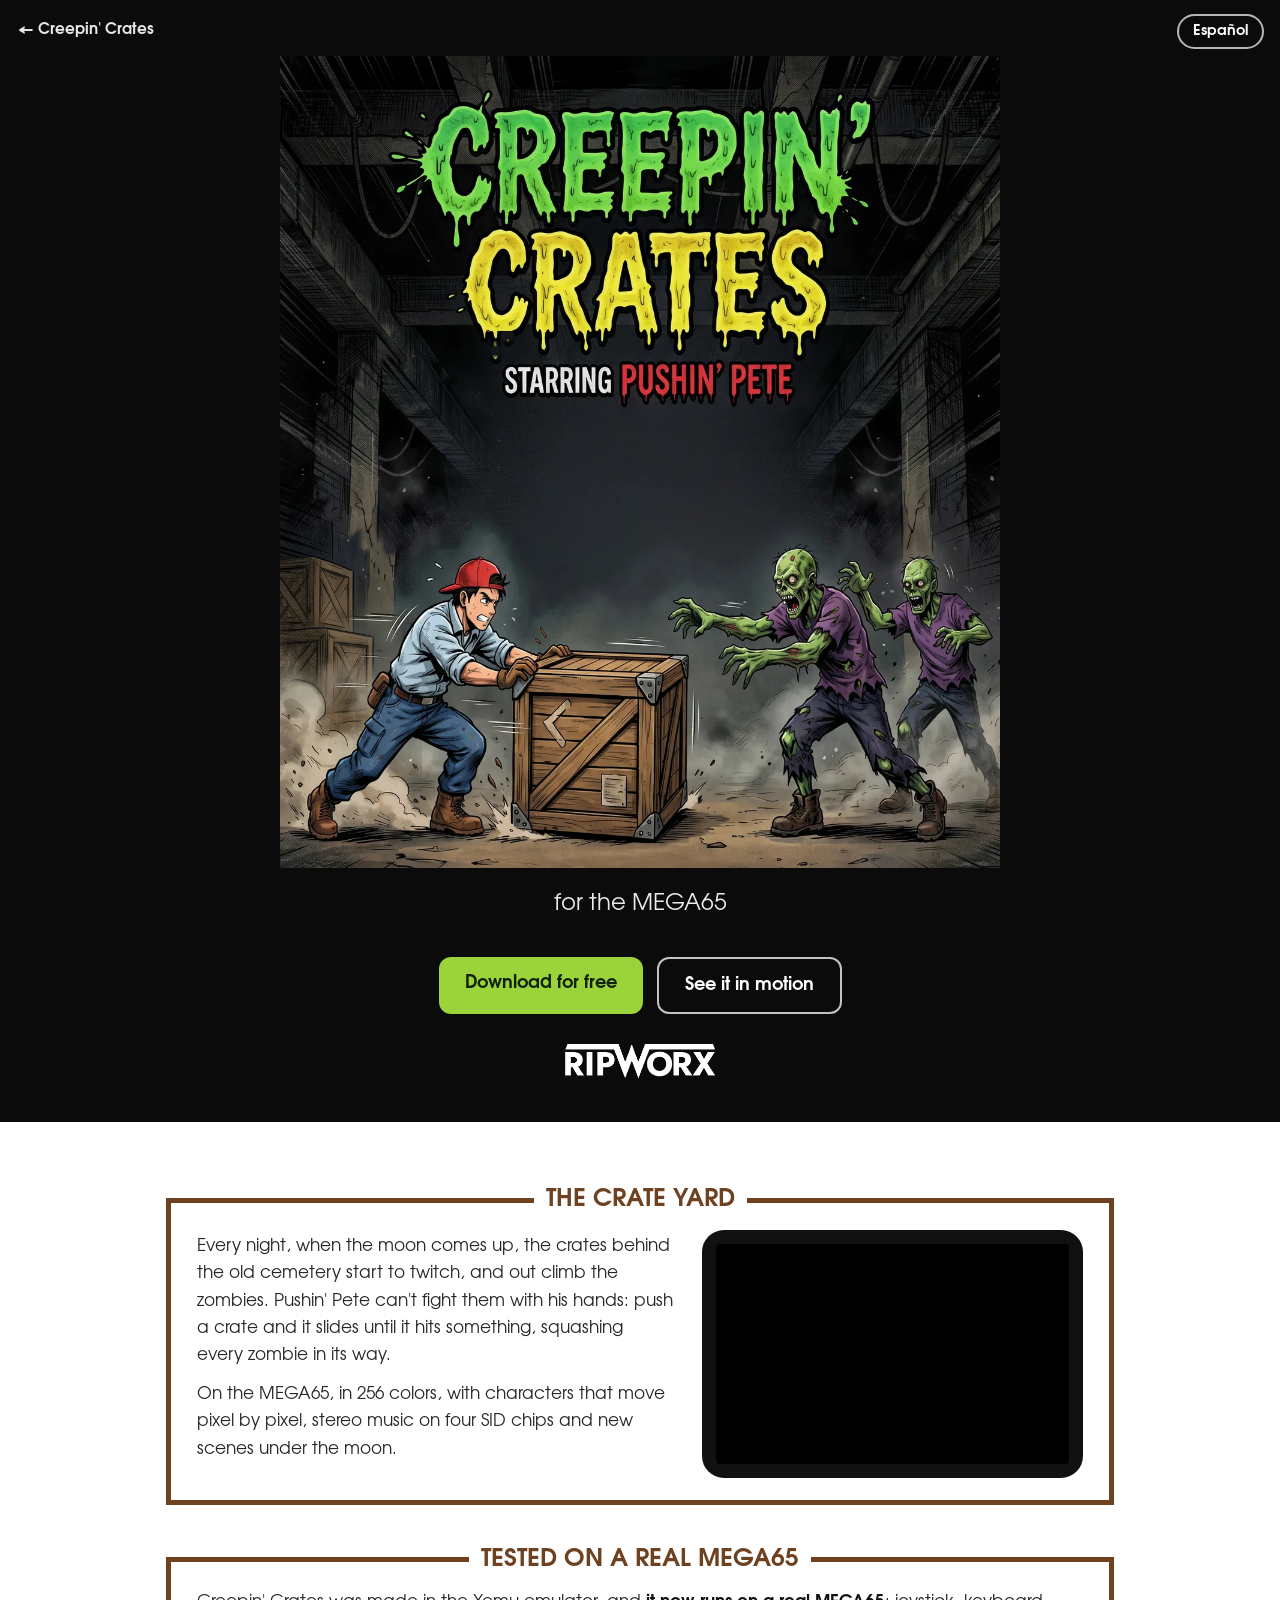
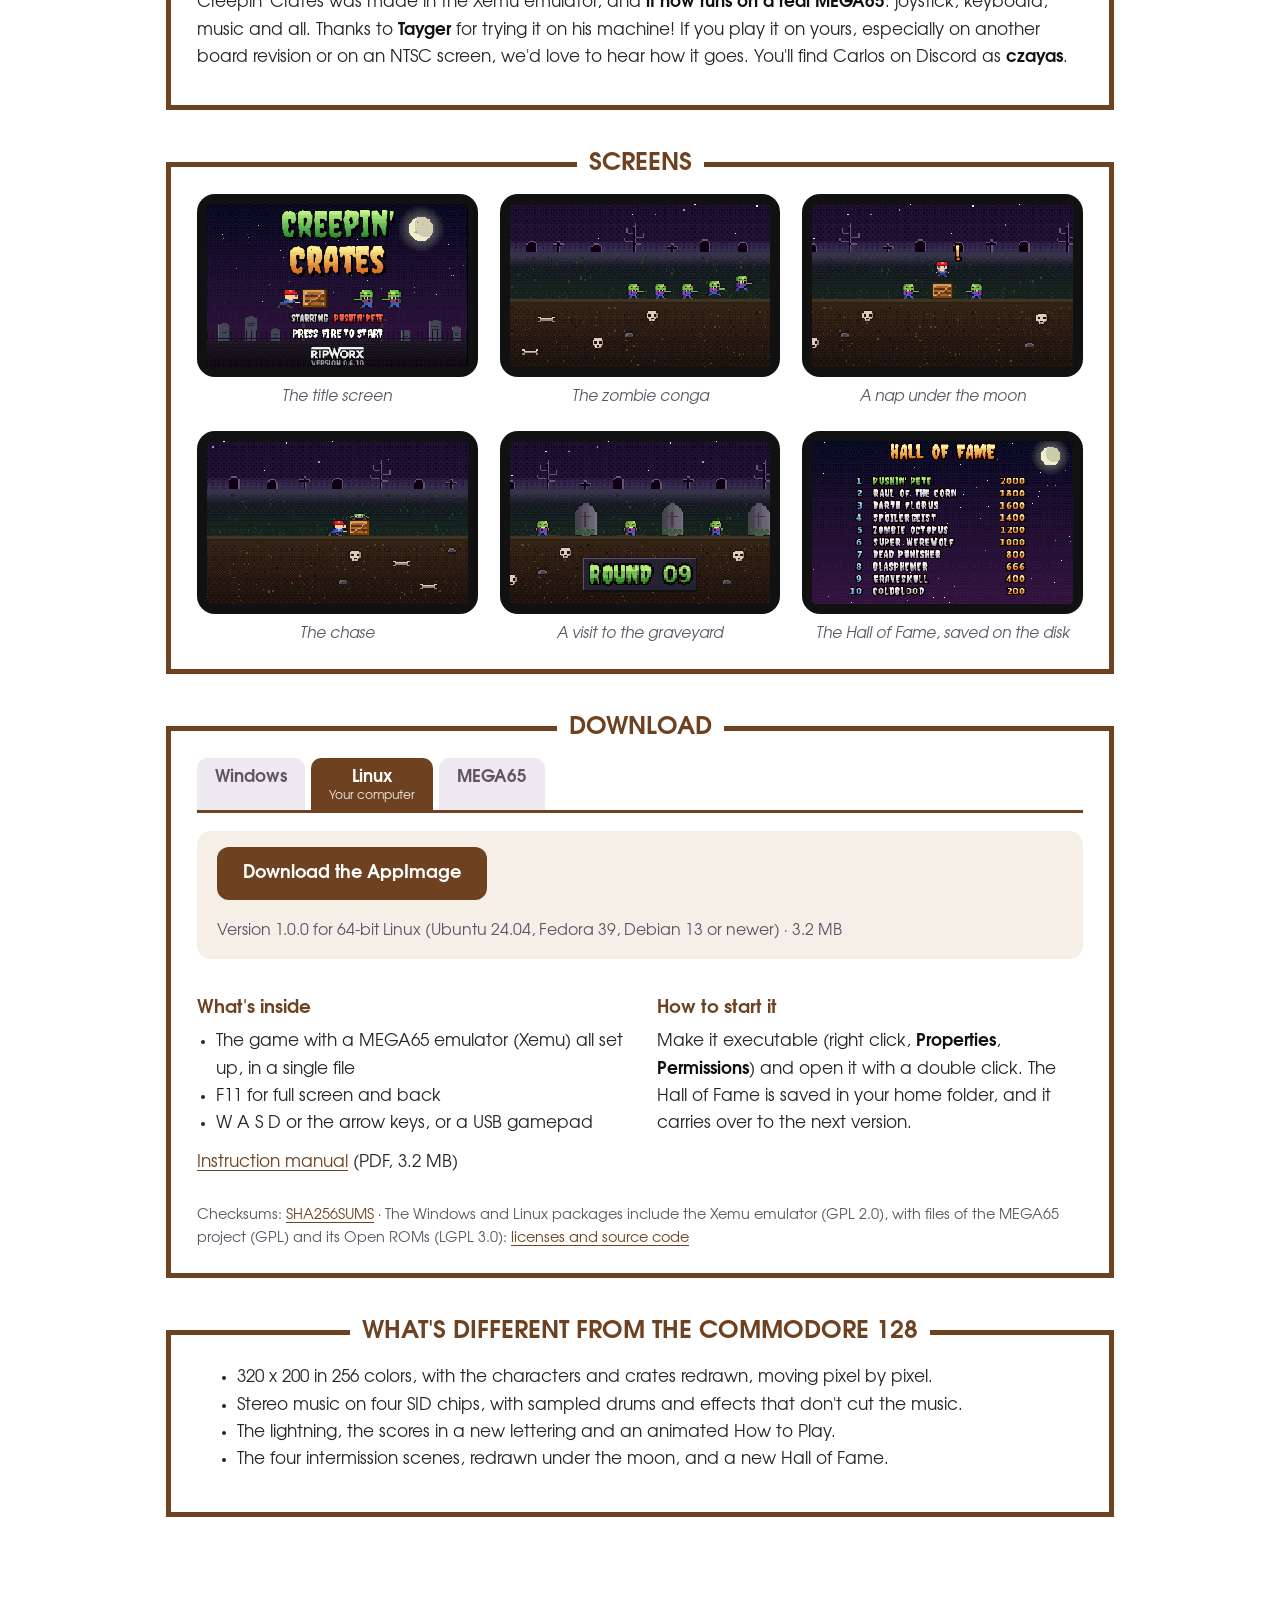
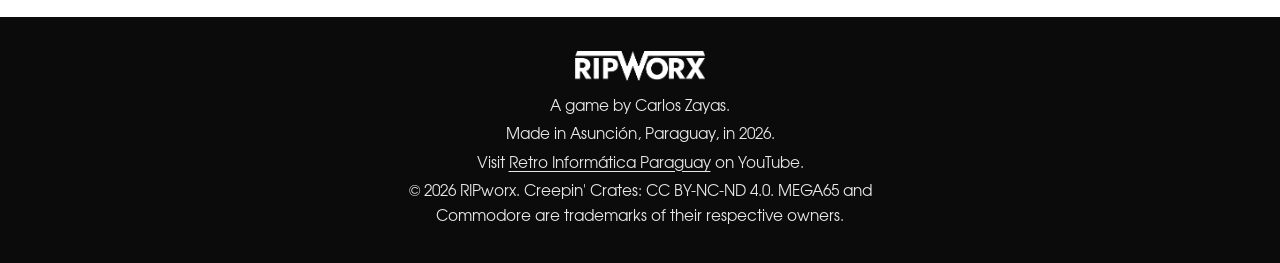
<file: creepincrates/mega65/index.html>
<!doctype html>
<html lang="en" data-idioma="en"
      data-titulo-en="Creepin' Crates for MEGA65 · RIPworx"
      data-titulo-es="Creepin' Crates para MEGA65 · RIPworx">
<head>
<meta charset="utf-8">
<meta name="viewport" content="width=device-width, initial-scale=1">
<title>Creepin' Crates for MEGA65 · RIPworx</title>
<meta name="description" content="Creepin' Crates, a new RIPworx game for the MEGA65: push crates, squash zombies, line up the steel crates, in 256 colors and stereo sound. Free download, also for Windows and Linux.">
<meta property="og:title" content="Creepin' Crates for MEGA65">
<meta property="og:description" content="Push crates, squash zombies, line up the steel crates. A RIPworx game for the MEGA65, also for Windows and Linux.">
<meta property="og:image" content="https://ripworx.dev/creepincrates/img/portada-og.jpg">
<link rel="icon" href="../../img/icono-cc.png">
<link rel="apple-touch-icon" href="../../img/icono-cc.png">
<link rel="stylesheet" href="../../estilo.css?v=12">
<script src="../../idioma.js"></script>
</head>
<body class="cc">

<header class="caja-tapa">
  <a class="volver" href="../">&larr; Creepin' Crates</a>
  <button class="idioma" type="button"><span lang="en">Español</span><span lang="es">English</span></button>
  <h1 class="oculto">Creepin' Crates</h1>
  <img class="ilustracion" src="../img/portada.webp" width="1200" height="1354"
       alt="CREEPIN' CRATES, starring Pushin' Pete: a young man in a red cap pushes a wooden crate toward two zombies">
  <p class="subtitulo"><span lang="en">for the MEGA65</span><span lang="es">para MEGA65</span></p>
  <div class="acciones">
    <a class="boton lleno" href="#descargar"><span lang="en">Download for free</span><span lang="es">Descárgalo gratis</span></a>
    <a class="boton borde" href="#juego"><span lang="en">See it in motion</span><span lang="es">Míralo en movimiento</span></a>
  </div>
  <a href="../../"><img class="marca" src="../../img/ripworx-blanco.png" alt="RIPWORX" width="586" height="133"></a>
</header>

<main>

<section class="recuadro" id="juego">
  <h2><span lang="en">THE CRATE YARD</span><span lang="es">EL DEPÓSITO DE CAJAS</span></h2>
  <div class="portada-juego">
    <div>
      <p lang="en">Every night, when the moon comes up, the crates behind the old cemetery start to
      twitch, and out climb the zombies. Pushin' Pete can't fight them with his hands: push a crate
      and it slides until it hits something, squashing every zombie in its way.</p>
      <p lang="es">Cada noche, cuando sale la luna, las cajas detrás del viejo cementerio empiezan a
      sacudirse, y de adentro salen los zombis. Pushin' Pete no puede pelear con las manos: empuja una
      caja y se desliza hasta chocar con algo, aplastando a cada zombi que encuentre en el camino.</p>
      <p lang="en">On the MEGA65, in 256 colors, with characters that move pixel by pixel, stereo
      music on four SID chips and new scenes under the moon.</p>
      <p lang="es">En la MEGA65, en 256 colores, con personajes que se mueven punto por punto, música
      en estéreo con cuatro chips SID y escenas nuevas bajo la luna.</p>
    </div>
    <figure class="tele">
      <video autoplay muted loop playsinline poster="img/partida-poster.png" width="960" height="600">
        <source src="img/partida.webm" type="video/webm">
        <source src="img/partida.mp4" type="video/mp4">
      </video>
    </figure>
  </div>
</section>

<section class="recuadro" id="probar">
  <h2><span lang="en">TESTED ON A REAL MEGA65</span><span lang="es">PROBADO EN UNA MEGA65 REAL</span></h2>
  <p lang="en">Creepin' Crates was made in the Xemu emulator, and <b>it now runs on a real MEGA65</b>:
  joystick, keyboard, music and all. Thanks to <b>Tayger</b> for trying it on his machine! If you
  play it on yours, especially on another board revision or on an NTSC screen, we'd love to hear how
  it goes. You'll find Carlos on Discord as <b>czayas</b>.</p>
  <p lang="es">Creepin' Crates se hizo en el emulador Xemu, y <b>ya anda en una MEGA65 real</b>: el
  joystick, el teclado, la música y todo lo demás. ¡Gracias a <b>Tayger</b> por probarlo en su
  máquina! Si lo juegas en la tuya, sobre todo con otra revisión de placa o en una pantalla NTSC, nos
  encantaría saber cómo te va. Encuentras a Carlos en Discord como <b>czayas</b>.</p>
</section>

<section class="recuadro">
  <h2><span lang="en">SCREENS</span><span lang="es">PANTALLAS</span></h2>
  <div class="galeria">
    <figure><div class="tele"><img src="img/titulo.png" width="960" height="600" loading="lazy" alt=""></div>
      <figcaption><span lang="en">The title screen</span><span lang="es">La pantalla de título</span></figcaption></figure>
    <figure><div class="tele"><img src="img/conga.png" width="960" height="600" loading="lazy" alt=""></div>
      <figcaption><span lang="en">The zombie conga</span><span lang="es">La conga zombi</span></figcaption></figure>
    <figure><div class="tele"><img src="img/siesta.png" width="960" height="600" loading="lazy" alt=""></div>
      <figcaption><span lang="en">A nap under the moon</span><span lang="es">Una siesta bajo la luna</span></figcaption></figure>
    <figure><div class="tele"><img src="img/persigue.png" width="960" height="600" loading="lazy" alt=""></div>
      <figcaption><span lang="en">The chase</span><span lang="es">La persecución</span></figcaption></figure>
    <figure><div class="tele"><img src="img/tumbas.png" width="960" height="600" loading="lazy" alt=""></div>
      <figcaption><span lang="en">A visit to the graveyard</span><span lang="es">Una visita al cementerio</span></figcaption></figure>
    <figure><div class="tele"><img src="img/fama.png" width="960" height="600" loading="lazy" alt=""></div>
      <figcaption><span lang="en">The Hall of Fame, saved on the disk</span><span lang="es">El salón de la fama, guardado en el disco</span></figcaption></figure>
  </div>
</section>

<section class="recuadro" id="descargar">
  <h2><span lang="en">DOWNLOAD</span><span lang="es">DESCARGA</span></h2>
  <div class="pestanas" role="tablist">
    <button role="tab" id="p-win" aria-controls="d-win">Windows<small class="tuyo"><span lang="en">Your computer</span><span lang="es">Tu equipo</span></small></button>
    <button role="tab" id="p-lin" aria-controls="d-lin">Linux<small class="tuyo"><span lang="en">Your computer</span><span lang="es">Tu equipo</span></small></button>
    <button role="tab" id="p-m65" aria-controls="d-m65">MEGA65<small class="tuyo"><span lang="en">Your computer</span><span lang="es">Tu equipo</span></small></button>
  </div>

  <div class="panel" role="tabpanel" id="d-win" aria-labelledby="p-win">
    <h3 class="sin-js">Windows</h3>
    <div class="descarga">
    <div class="zip">
      <a class="boton" href="../../descargas/CreepinCrates-MEGA65-Windows-1.0.0-x64-portable.exe" download><span lang="en">Download the portable</span><span lang="es">Descargar el portátil</span></a>
      <p><span lang="en">Version 1.0.0 for Windows 10 and 11 (64-bit), a single file, nothing to install · 1.3 MB</span><span lang="es">Versión 1.0.0 para Windows 10 y 11 (64 bits), un solo archivo, sin instalar nada · 1,3 MB</span></p>
    </div>
    <div>
      <h3 lang="en">What's inside</h3><h3 lang="es">Qué trae</h3>
      <ul lang="en"><li>The game with a MEGA65 emulator (Xemu) all set up: it starts by itself, in a window</li>
        <li>F11 for full screen and back</li><li>W A S D or the arrow keys, or a USB gamepad</li></ul>
      <ul lang="es"><li>El juego con un emulador de MEGA65 (Xemu) ya preparado: arranca solo, en una ventana</li>
        <li>F11 para pantalla completa y volver</li><li>W A S D o las flechas del teclado, o un gamepad USB</li></ul>
      <p class="manual" lang="en"><a href="../../descargas/CreepinCrates-MEGA65-1.0.0-Manual-EN.pdf">Instruction manual</a> (PDF, 3.2 MB)</p>
      <p class="manual" lang="es"><a href="../../descargas/CreepinCrates-MEGA65-1.0.0-Manual-ES.pdf">Manual de instrucciones</a> (PDF, 3,2 MB)</p>
    </div>
    <div>
      <h3 lang="en">Before you start</h3><h3 lang="es">Antes de empezar</h3>
      <p class="aviso" lang="en">Windows may say the program comes from an "unknown publisher". Click
      <b>More info</b> and then <b>Run anyway</b>.</p>
      <p class="aviso" lang="es">Windows puede avisar que el programa es de un "editor desconocido". Haz clic en
      <b>Más información</b> y después en <b>Ejecutar de todos modos</b>.</p>
      <p lang="en">The Hall of Fame is saved in <code>%APPDATA%\RIPworx</code>, and it carries over to
      the next version.</p>
      <p lang="es">El salón de la fama se guarda en <code>%APPDATA%\RIPworx</code> y pasa solo a la
      próxima versión.</p>
    </div>
    </div>
  </div>

  <div class="panel" role="tabpanel" id="d-lin" aria-labelledby="p-lin">
    <h3 class="sin-js">Linux</h3>
    <div class="descarga">
    <div class="zip">
      <a class="boton" href="../../descargas/CreepinCrates-MEGA65-Linux-1.0.0-x86_64.AppImage" download><span lang="en">Download the AppImage</span><span lang="es">Descargar el AppImage</span></a>
      <p><span lang="en">Version 1.0.0 for 64-bit Linux (Ubuntu 24.04, Fedora 39, Debian 13 or newer) · 3.2 MB</span><span lang="es">Versión 1.0.0 para Linux de 64 bits (Ubuntu 24.04, Fedora 39, Debian 13 o más nuevos) · 3,2 MB</span></p>
    </div>
    <div>
      <h3 lang="en">What's inside</h3><h3 lang="es">Qué trae</h3>
      <ul lang="en"><li>The game with a MEGA65 emulator (Xemu) all set up, in a single file</li>
        <li>F11 for full screen and back</li><li>W A S D or the arrow keys, or a USB gamepad</li></ul>
      <ul lang="es"><li>El juego con un emulador de MEGA65 (Xemu) ya preparado, en un solo archivo</li>
        <li>F11 para pantalla completa y volver</li><li>W A S D o las flechas del teclado, o un gamepad USB</li></ul>
      <p class="manual" lang="en"><a href="../../descargas/CreepinCrates-MEGA65-1.0.0-Manual-EN.pdf">Instruction manual</a> (PDF, 3.2 MB)</p>
      <p class="manual" lang="es"><a href="../../descargas/CreepinCrates-MEGA65-1.0.0-Manual-ES.pdf">Manual de instrucciones</a> (PDF, 3,2 MB)</p>
    </div>
    <div>
      <h3 lang="en">How to start it</h3><h3 lang="es">Cómo abrirlo</h3>
      <p lang="en">Make it executable (right click, <b>Properties</b>, <b>Permissions</b>) and open it
      with a double click. The Hall of Fame is saved in your home folder, and it carries over to the
      next version.</p>
      <p lang="es">Hazlo ejecutable (botón derecho, <b>Propiedades</b>, <b>Permisos</b>) y ábrelo con
      doble clic. El salón de la fama se guarda en tu carpeta personal y pasa solo a la próxima
      versión.</p>
    </div>
    </div>
  </div>

  <div class="panel" role="tabpanel" id="d-m65" aria-labelledby="p-m65">
    <h3 class="sin-js">MEGA65</h3>
    <div class="descarga">
    <div class="zip">
      <a class="boton" href="../../descargas/CreepinCrates-MEGA65-1.0.0.zip" download>
        <span lang="en">Download the ZIP</span><span lang="es">Descargar el ZIP</span></a>
      <p><span lang="en">Version 1.0.0 for PAL and NTSC · 11.4 MB</span><span lang="es">Versión 1.0.0 para PAL y NTSC · 11,4 MB</span></p>
      <p><span lang="en">Tested on a real MEGA65: <a href="#probar">thanks, Tayger!</a></span><span lang="es">Probado en una MEGA65 real: <a href="#probar">¡gracias, Tayger!</a></span></p>
    </div>
    <div>
      <h3 lang="en">What's inside</h3><h3 lang="es">Qué trae</h3>
      <ul lang="en">
        <li><code>.d81</code> disk image, where the game also saves the Hall of Fame</li>
        <li>The instruction manual in English and in Spanish, for the screen and for printing on A4 (PDF)</li>
      </ul>
      <ul lang="es">
        <li>Imagen de disco <code>.d81</code>, donde el juego también guarda el salón de la fama</li>
        <li>El manual de instrucciones en español y en inglés, para la pantalla y para imprimir en A4 (PDF)</li>
      </ul>
      <h3 lang="en">What you need</h3><h3 lang="es">Qué necesitas</h3>
      <p lang="en">A MEGA65 with the 8 MB of attic RAM (every board has it: R3, R3A, R6), PAL or NTSC.
      A joystick in either port, or just the keyboard. Or the
      <a href="https://github.com/lgblgblgb/xemu">Xemu</a> emulator with the MEGA65 ROM.</p>
      <p lang="es">Una MEGA65 con los 8 MB de RAM del ático (todas las placas la tienen: R3, R3A, R6),
      PAL o NTSC. Un joystick en cualquier puerto, o solo el teclado. O el emulador
      <a href="https://github.com/lgblgblgb/xemu">Xemu</a> con la ROM de la MEGA65.</p>
    </div>
    <div>
      <h3 lang="en">How to load it</h3><h3 lang="es">Cómo cargarlo</h3>
      <p lang="en">Copy the <code>.d81</code> to the SD card and mount it as drive 8 (from the Freezer
      menu: hold RESTORE for a moment). Then type <code>RUN "CREEPINCRATES"</code>. If the border
      turns red, something went wrong: please tell us your board revision and core version.</p>
      <p lang="es">Copia el <code>.d81</code> a la tarjeta SD y móntalo como unidad 8 (desde el menú
      del Freezer: mantén apretada RESTORE un momento). Después escribe
      <code>RUN "CREEPINCRATES"</code>. Si el borde se pone rojo, algo falló: cuéntanos la revisión de
      tu placa y la versión del core.</p>
      <h3 lang="en">Share it</h3><h3 lang="es">Compártelo</h3>
      <p lang="en">You may copy and share the zip and everything in it, free of charge and for
      non-commercial purposes, as is and crediting its authors:
      <a href="https://creativecommons.org/licenses/by-nc-nd/4.0/">CC BY-NC-ND 4.0</a> license.</p>
      <p lang="es">Puedes copiar y compartir el zip y todo lo que trae, gratis y sin fines
      comerciales, tal cual y diciendo quiénes son sus autores: licencia
      <a href="https://creativecommons.org/licenses/by-nc-nd/4.0/deed.es">CC BY-NC-ND 4.0</a>.</p>
    </div>
    </div>
  </div>

  <p class="sumas"><span lang="en">Checksums: <a href="../../descargas/CreepinCrates-MEGA65-1.0.0-SHA256SUMS.txt">SHA256SUMS</a> · The Windows and Linux packages include the Xemu emulator (GPL 2.0), with files of the MEGA65 project (GPL) and its Open ROMs (LGPL 3.0): <a href="../../descargas/CreepinCrates-MEGA65-1.0.0-sources.txt">licenses and source code</a></span><span lang="es">Sumas de verificación: <a href="../../descargas/CreepinCrates-MEGA65-1.0.0-SHA256SUMS.txt">SHA256SUMS</a> · Los paquetes de Windows y Linux traen el emulador Xemu (GPL 2.0), con archivos del proyecto MEGA65 (GPL) y sus Open ROMs (LGPL 3.0): <a href="../../descargas/CreepinCrates-MEGA65-1.0.0-sources.txt">licencias y código fuente</a></span></p>
</section>
<script>
(function () {
  document.documentElement.classList.add('js');
  var ua = navigator.userAgent, so = /Windows/.test(ua) ? 'win' : (/Linux/.test(ua) && !/Android/.test(ua)) ? 'lin' : 'm65';
  var botones = document.querySelectorAll('.pestanas [role=tab]');
  var elegida = so;
  try { var g = localStorage.getItem('pestana-descarga-mega65'); if (g && document.getElementById('p-' + g)) elegida = g; } catch (e) {}
  function mostrar(cual) {
    botones.forEach(function (b) {
      var si = b.id === 'p-' + cual; b.setAttribute('aria-selected', si); b.tabIndex = si ? 0 : -1;
      document.getElementById(b.getAttribute('aria-controls')).hidden = !si;
    });
  }
  botones.forEach(function (b, k) {
    if (b.id === 'p-' + so) b.classList.add('es-tuyo');
    b.addEventListener('click', function () { var c = b.id.slice(2); mostrar(c); try { localStorage.setItem('pestana-descarga-mega65', c); } catch (e) {} });
    b.addEventListener('keydown', function (e) {
      var d = e.key === 'ArrowRight' ? 1 : e.key === 'ArrowLeft' ? -1 : 0; if (!d) return;
      var n = botones[(k + d + botones.length) % botones.length]; n.focus(); n.click();
    });
  });
  mostrar(elegida);
})();
</script>

<section class="recuadro historia">
  <h2><span lang="en">WHAT'S DIFFERENT FROM THE COMMODORE 128</span><span lang="es">QUÉ CAMBIA RESPECTO DE LA COMMODORE 128</span></h2>
  <ul lang="en">
    <li>320 x 200 in 256 colors, with the characters and crates redrawn, moving pixel by pixel.</li>
    <li>Stereo music on four SID chips, with sampled drums and effects that don't cut the music.</li>
    <li>The lightning, the scores in a new lettering and an animated How to Play.</li>
    <li>The four intermission scenes, redrawn under the moon, and a new Hall of Fame.</li>
  </ul>
  <ul lang="es">
    <li>320 x 200 en 256 colores, con los personajes y las cajas redibujados, que se mueven punto por punto.</li>
    <li>Música en estéreo con cuatro chips SID, con batería de muestras y efectos que no cortan la música.</li>
    <li>El relámpago, los puntajes con una letra nueva y el Cómo jugar animado.</li>
    <li>Las cuatro escenas intermedias, redibujadas bajo la luna, y un salón de la fama nuevo.</li>
  </ul>
</section>

</main>

<footer>
  <a href="../../"><img src="../../img/ripworx-blanco.png" alt="RIPWORX" width="586" height="133"></a>
  <p lang="en">A game by Carlos Zayas.</p>
  <p lang="es">Un juego de Carlos Zayas.</p>
  <p lang="en">Made in Asunción, Paraguay, in 2026.</p>
  <p lang="es">Hecho en Asunción, Paraguay, en 2026.</p>
  <p lang="en">Visit <a href="https://www.youtube.com/@retroinfopy">Retro Informática Paraguay</a> on YouTube.</p>
  <p lang="es">Visita <a href="https://www.youtube.com/@retroinfopy">Retro Informática Paraguay</a> en YouTube.</p>
  <p lang="en">© 2026 RIPworx. Creepin' Crates: CC BY-NC-ND 4.0. MEGA65 and Commodore are trademarks of their respective owners.</p>
  <p lang="es">© 2026 RIPworx. Creepin' Crates: CC BY-NC-ND 4.0. MEGA65 y Commodore son marcas registradas de sus respectivos dueños.</p>
</footer>

</body>
</html>
</file>
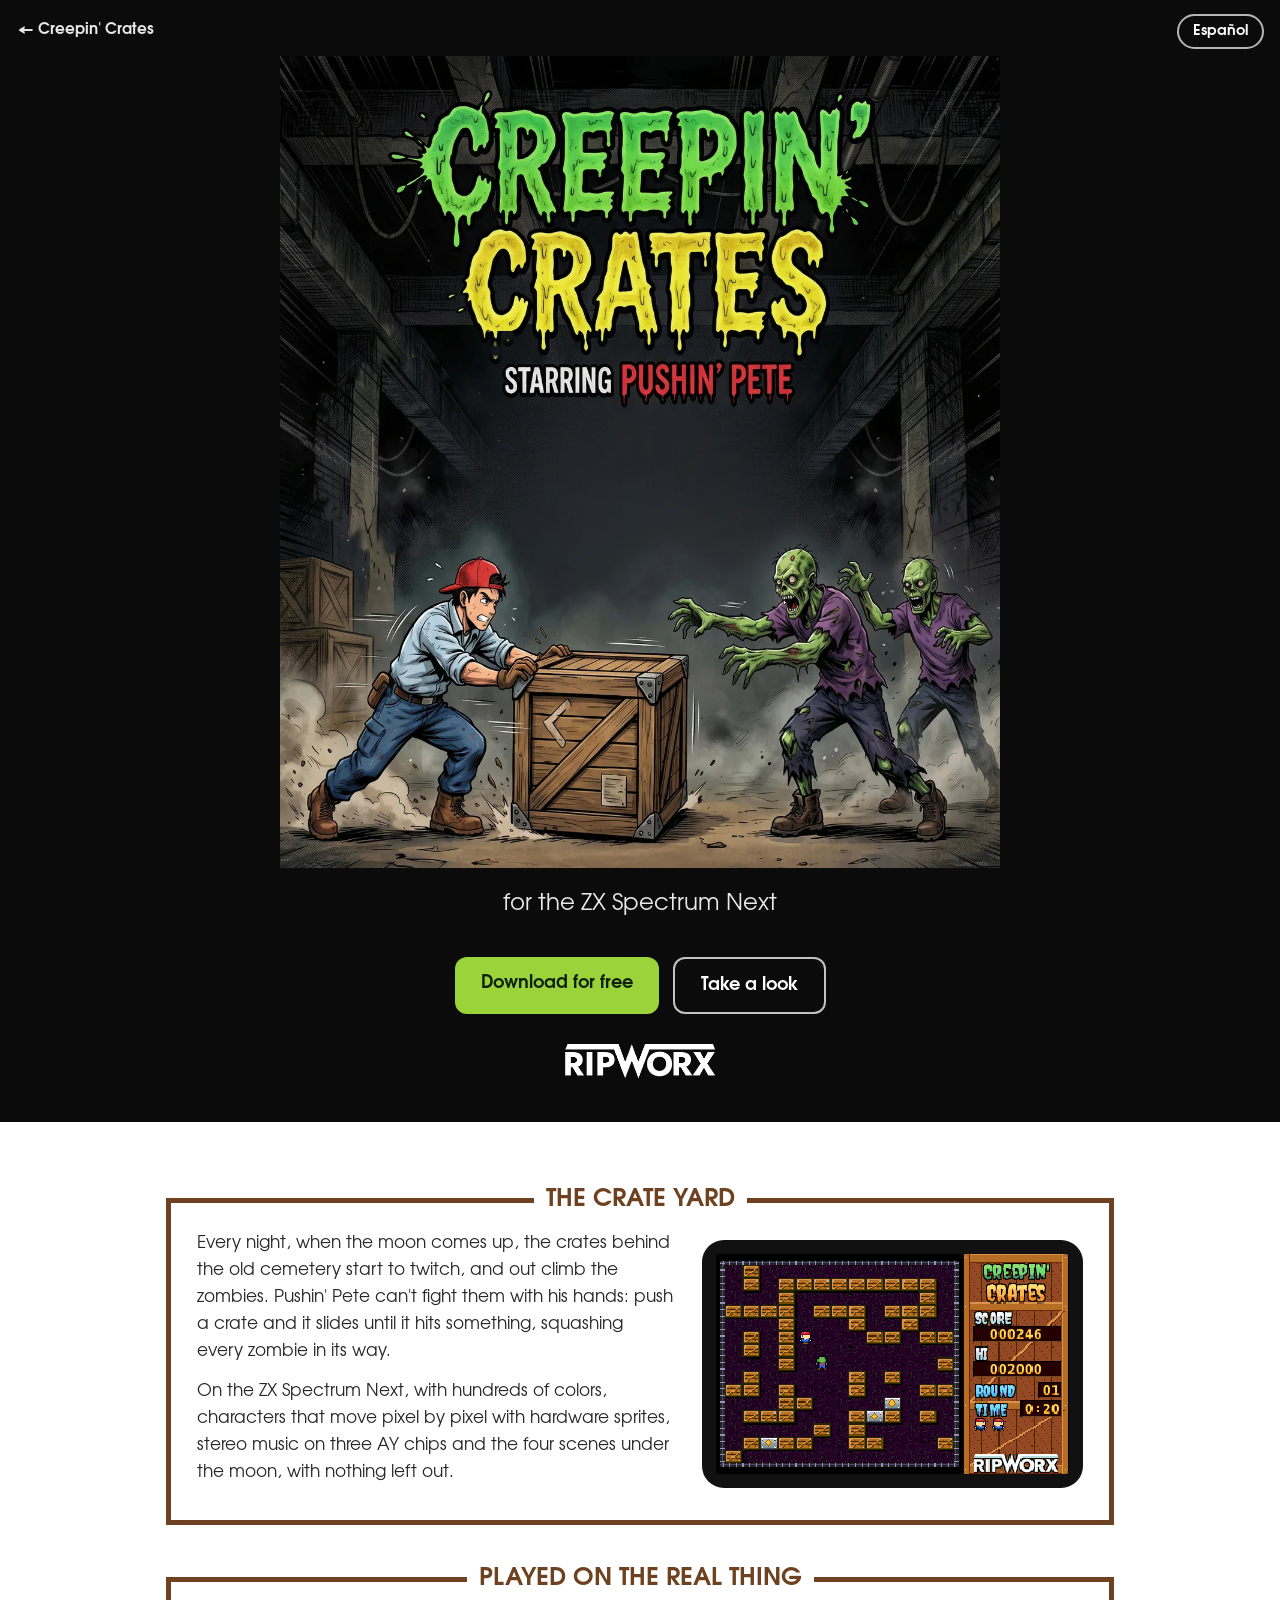
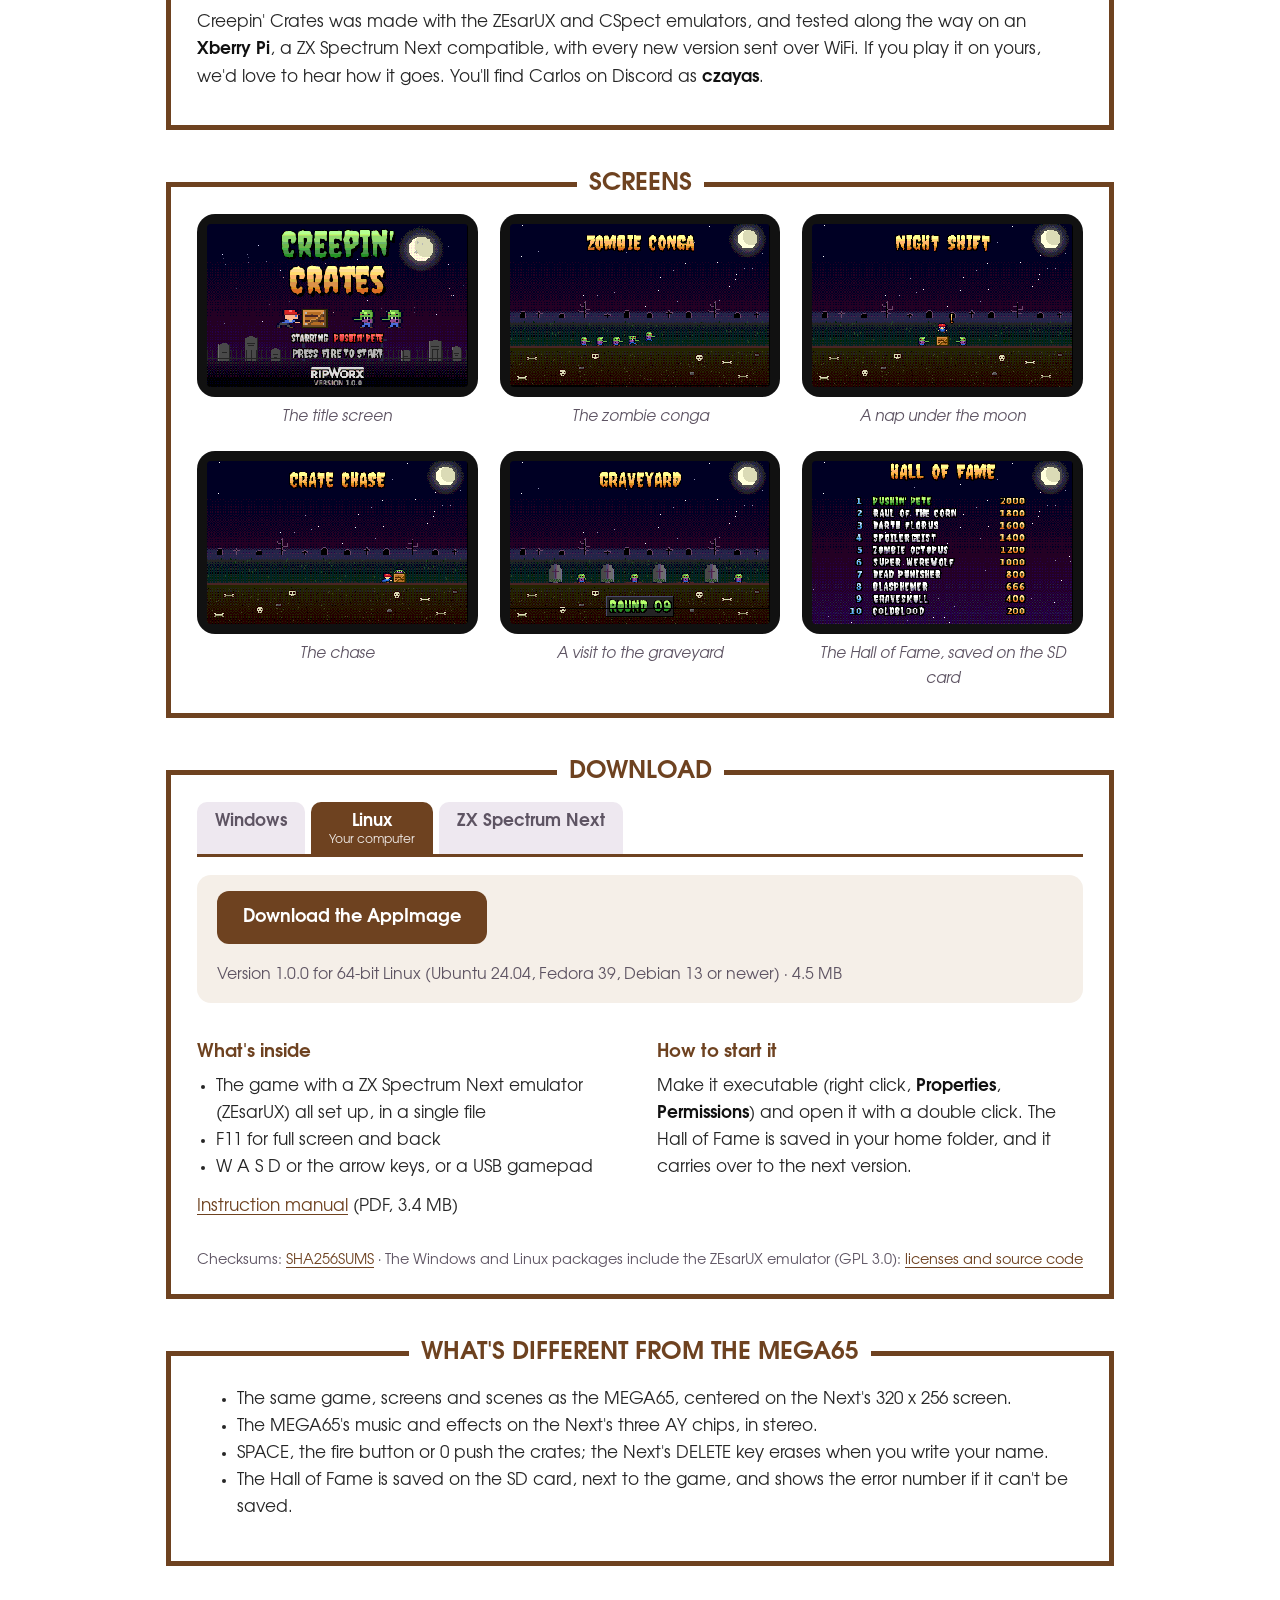
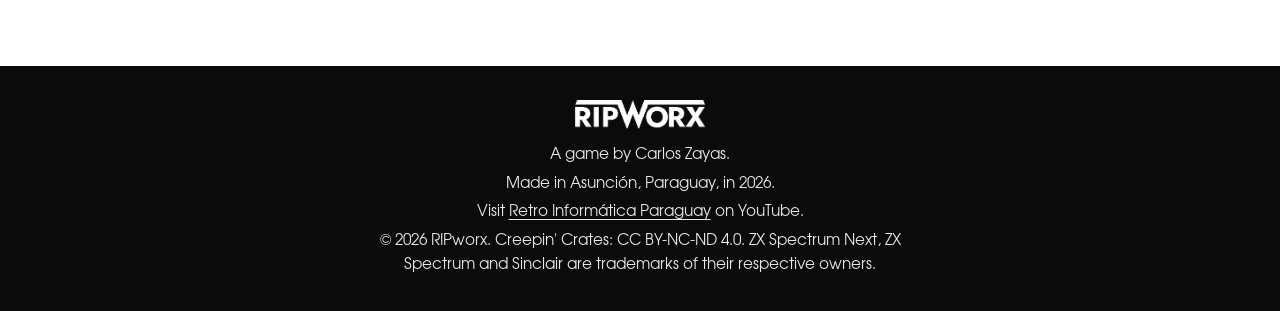
<file: creepincrates/next/index.html>
<!doctype html>
<html lang="en" data-idioma="en"
      data-titulo-en="Creepin' Crates for ZX Spectrum Next · RIPworx"
      data-titulo-es="Creepin' Crates para ZX Spectrum Next · RIPworx">
<head>
<meta charset="utf-8">
<meta name="viewport" content="width=device-width, initial-scale=1">
<title>Creepin' Crates for ZX Spectrum Next · RIPworx</title>
<meta name="description" content="Creepin' Crates, a RIPworx game for the ZX Spectrum Next: push crates, squash zombies, line up the steel crates, in hundreds of colors and stereo sound on three AY chips. Free download, also for Windows and Linux.">
<meta property="og:title" content="Creepin' Crates for ZX Spectrum Next">
<meta property="og:description" content="Push crates, squash zombies, line up the steel crates. A RIPworx game for the ZX Spectrum Next, also for Windows and Linux.">
<meta property="og:image" content="https://ripworx.dev/creepincrates/img/portada-og.jpg">
<link rel="icon" href="../../img/icono-cc.png">
<link rel="apple-touch-icon" href="../../img/icono-cc.png">
<link rel="stylesheet" href="../../estilo.css?v=12">
<script src="../../idioma.js"></script>
</head>
<body class="cc">

<header class="caja-tapa">
  <a class="volver" href="../">&larr; Creepin' Crates</a>
  <button class="idioma" type="button"><span lang="en">Español</span><span lang="es">English</span></button>
  <h1 class="oculto">Creepin' Crates</h1>
  <img class="ilustracion" src="../img/portada.webp" width="1200" height="1354"
       alt="CREEPIN' CRATES, starring Pushin' Pete: a young man in a red cap pushes a wooden crate toward two zombies">
  <p class="subtitulo"><span lang="en">for the ZX Spectrum Next</span><span lang="es">para ZX Spectrum Next</span></p>
  <div class="acciones">
    <a class="boton lleno" href="#descargar"><span lang="en">Download for free</span><span lang="es">Descárgalo gratis</span></a>
    <a class="boton borde" href="#juego"><span lang="en">Take a look</span><span lang="es">Échale un vistazo</span></a>
  </div>
  <a href="../../"><img class="marca" src="../../img/ripworx-blanco.png" alt="RIPWORX" width="586" height="133"></a>
</header>

<main>

<section class="recuadro" id="juego">
  <h2><span lang="en">THE CRATE YARD</span><span lang="es">EL DEPÓSITO DE CAJAS</span></h2>
  <div class="portada-juego">
    <div>
      <p lang="en">Every night, when the moon comes up, the crates behind the old cemetery start to
      twitch, and out climb the zombies. Pushin' Pete can't fight them with his hands: push a crate
      and it slides until it hits something, squashing every zombie in its way.</p>
      <p lang="es">Cada noche, cuando sale la luna, las cajas detrás del viejo cementerio empiezan a
      sacudirse, y de adentro salen los zombis. Pushin' Pete no puede pelear con las manos: empuja una
      caja y se desliza hasta chocar con algo, aplastando a cada zombi que encuentre en el camino.</p>
      <p lang="en">On the ZX Spectrum Next, with hundreds of colors, characters that move pixel by
      pixel with hardware sprites, stereo music on three AY chips and the four scenes under the moon,
      with nothing left out.</p>
      <p lang="es">En la ZX Spectrum Next, con cientos de colores, personajes que se mueven punto por
      punto con sprites por hardware, música en estéreo con tres chips AY y las cuatro escenas bajo la
      luna, sin recortar nada.</p>
    </div>
    <figure class="tele">
      <img src="img/juego.png" width="960" height="600" alt="">
    </figure>
  </div>
</section>

<section class="recuadro" id="probar">
  <h2><span lang="en">PLAYED ON THE REAL THING</span><span lang="es">JUGADO EN LA MÁQUINA REAL</span></h2>
  <p lang="en">Creepin' Crates was made with the ZEsarUX and CSpect emulators, and tested along the way on
  an <b>Xberry Pi</b>, a ZX Spectrum Next compatible, with every new version sent over WiFi. If you play
  it on yours, we'd love to hear how it goes. You'll find Carlos on Discord as <b>czayas</b>.</p>
  <p lang="es">Creepin' Crates se hizo con los emuladores ZEsarUX y CSpect, y se fue probando en una
  <b>Xberry Pi</b>, una compatible con la ZX Spectrum Next, que recibía cada versión nueva por WiFi. Si
  lo juegas en la tuya, nos encantaría saber cómo te va. Encuentras a Carlos en Discord como
  <b>czayas</b>.</p>
</section>

<section class="recuadro">
  <h2><span lang="en">SCREENS</span><span lang="es">PANTALLAS</span></h2>
  <div class="galeria">
    <figure><div class="tele"><img src="img/titulo.png" width="960" height="600" loading="lazy" alt=""></div>
      <figcaption><span lang="en">The title screen</span><span lang="es">La pantalla de título</span></figcaption></figure>
    <figure><div class="tele"><img src="img/conga.png" width="960" height="600" loading="lazy" alt=""></div>
      <figcaption><span lang="en">The zombie conga</span><span lang="es">La conga zombi</span></figcaption></figure>
    <figure><div class="tele"><img src="img/siesta.png" width="960" height="600" loading="lazy" alt=""></div>
      <figcaption><span lang="en">A nap under the moon</span><span lang="es">Una siesta bajo la luna</span></figcaption></figure>
    <figure><div class="tele"><img src="img/persigue.png" width="960" height="600" loading="lazy" alt=""></div>
      <figcaption><span lang="en">The chase</span><span lang="es">La persecución</span></figcaption></figure>
    <figure><div class="tele"><img src="img/tumbas.png" width="960" height="600" loading="lazy" alt=""></div>
      <figcaption><span lang="en">A visit to the graveyard</span><span lang="es">Una visita al cementerio</span></figcaption></figure>
    <figure><div class="tele"><img src="img/fama.png" width="960" height="600" loading="lazy" alt=""></div>
      <figcaption><span lang="en">The Hall of Fame, saved on the SD card</span><span lang="es">El salón de la fama, guardado en la tarjeta</span></figcaption></figure>
  </div>
</section>

<section class="recuadro" id="descargar">
  <h2><span lang="en">DOWNLOAD</span><span lang="es">DESCARGA</span></h2>
  <div class="pestanas" role="tablist">
    <button role="tab" id="p-win" aria-controls="d-win">Windows<small class="tuyo"><span lang="en">Your computer</span><span lang="es">Tu equipo</span></small></button>
    <button role="tab" id="p-lin" aria-controls="d-lin">Linux<small class="tuyo"><span lang="en">Your computer</span><span lang="es">Tu equipo</span></small></button>
    <button role="tab" id="p-nxt" aria-controls="d-nxt">ZX Spectrum Next<small class="tuyo"><span lang="en">Your computer</span><span lang="es">Tu equipo</span></small></button>
  </div>

  <div class="panel" role="tabpanel" id="d-win" aria-labelledby="p-win">
    <h3 class="sin-js">Windows</h3>
    <div class="descarga">
    <div class="zip">
      <a class="boton" href="../../descargas/CreepinCrates-Next-Windows-1.0.0-x64-portable.exe" download><span lang="en">Download the portable</span><span lang="es">Descargar el portátil</span></a>
      <p><span lang="en">Version 1.0.0 for Windows 10 and 11 (64-bit), a single file, nothing to install · 2.4 MB</span><span lang="es">Versión 1.0.0 para Windows 10 y 11 (64 bits), un solo archivo, sin instalar nada · 2,4 MB</span></p>
    </div>
    <div>
      <h3 lang="en">What's inside</h3><h3 lang="es">Qué trae</h3>
      <ul lang="en"><li>The game with a ZX Spectrum Next emulator (ZEsarUX) all set up: it starts by itself, in a window</li>
        <li>F11 for full screen and back</li><li>W A S D or the arrow keys, or a USB gamepad</li></ul>
      <ul lang="es"><li>El juego con un emulador de ZX Spectrum Next (ZEsarUX) ya preparado: arranca solo, en una ventana</li>
        <li>F11 para pantalla completa y volver</li><li>W A S D o las flechas del teclado, o un gamepad USB</li></ul>
      <p class="manual" lang="en"><a href="../../descargas/CreepinCrates-Next-1.0.0-Manual-EN.pdf">Instruction manual</a> (PDF, 3.4 MB)</p>
      <p class="manual" lang="es"><a href="../../descargas/CreepinCrates-Next-1.0.0-Manual-ES.pdf">Manual de instrucciones</a> (PDF, 3,4 MB)</p>
    </div>
    <div>
      <h3 lang="en">Before you start</h3><h3 lang="es">Antes de empezar</h3>
      <p class="aviso" lang="en">Windows may say the program comes from an "unknown publisher". Click
      <b>More info</b> and then <b>Run anyway</b>.</p>
      <p class="aviso" lang="es">Windows puede avisar que el programa es de un "editor desconocido". Haz clic en
      <b>Más información</b> y después en <b>Ejecutar de todos modos</b>.</p>
      <p lang="en">The Hall of Fame is saved in <code>%APPDATA%\RIPworx</code>, and it carries over to
      the next version.</p>
      <p lang="es">El salón de la fama se guarda en <code>%APPDATA%\RIPworx</code> y pasa solo a la
      próxima versión.</p>
    </div>
    </div>
  </div>

  <div class="panel" role="tabpanel" id="d-lin" aria-labelledby="p-lin">
    <h3 class="sin-js">Linux</h3>
    <div class="descarga">
    <div class="zip">
      <a class="boton" href="../../descargas/CreepinCrates-Next-Linux-1.0.0-x86_64.AppImage" download><span lang="en">Download the AppImage</span><span lang="es">Descargar el AppImage</span></a>
      <p><span lang="en">Version 1.0.0 for 64-bit Linux (Ubuntu 24.04, Fedora 39, Debian 13 or newer) · 4.5 MB</span><span lang="es">Versión 1.0.0 para Linux de 64 bits (Ubuntu 24.04, Fedora 39, Debian 13 o más nuevos) · 4,5 MB</span></p>
    </div>
    <div>
      <h3 lang="en">What's inside</h3><h3 lang="es">Qué trae</h3>
      <ul lang="en"><li>The game with a ZX Spectrum Next emulator (ZEsarUX) all set up, in a single file</li>
        <li>F11 for full screen and back</li><li>W A S D or the arrow keys, or a USB gamepad</li></ul>
      <ul lang="es"><li>El juego con un emulador de ZX Spectrum Next (ZEsarUX) ya preparado, en un solo archivo</li>
        <li>F11 para pantalla completa y volver</li><li>W A S D o las flechas del teclado, o un gamepad USB</li></ul>
      <p class="manual" lang="en"><a href="../../descargas/CreepinCrates-Next-1.0.0-Manual-EN.pdf">Instruction manual</a> (PDF, 3.4 MB)</p>
      <p class="manual" lang="es"><a href="../../descargas/CreepinCrates-Next-1.0.0-Manual-ES.pdf">Manual de instrucciones</a> (PDF, 3,4 MB)</p>
    </div>
    <div>
      <h3 lang="en">How to start it</h3><h3 lang="es">Cómo abrirlo</h3>
      <p lang="en">Make it executable (right click, <b>Properties</b>, <b>Permissions</b>) and open it
      with a double click. The Hall of Fame is saved in your home folder, and it carries over to the
      next version.</p>
      <p lang="es">Hazlo ejecutable (botón derecho, <b>Propiedades</b>, <b>Permisos</b>) y ábrelo con
      doble clic. El salón de la fama se guarda en tu carpeta personal y pasa solo a la próxima
      versión.</p>
    </div>
    </div>
  </div>

  <div class="panel" role="tabpanel" id="d-nxt" aria-labelledby="p-nxt">
    <h3 class="sin-js">ZX Spectrum Next</h3>
    <div class="descarga">
    <div class="zip">
      <a class="boton" href="../../descargas/CreepinCrates-Next-1.0.0.zip" download>
        <span lang="en">Download the ZIP</span><span lang="es">Descargar el ZIP</span></a>
      <p><span lang="en">Version 1.0.0 · 12.0 MB</span><span lang="es">Versión 1.0.0 · 12,0 MB</span></p>
    </div>
    <div>
      <h3 lang="en">What's inside</h3><h3 lang="es">Qué trae</h3>
      <ul lang="en">
        <li>The <code>CreepinCrates</code> folder with <code>CRATES.NEX</code>, ready for the SD card</li>
        <li>The instruction manual in English and in Spanish, for the screen and for printing on A4 (PDF)</li>
      </ul>
      <ul lang="es">
        <li>La carpeta <code>CreepinCrates</code> con <code>CRATES.NEX</code>, lista para la tarjeta SD</li>
        <li>El manual de instrucciones en español y en inglés, para la pantalla y para imprimir en A4 (PDF)</li>
      </ul>
      <h3 lang="en">What you need</h3><h3 lang="es">Qué necesitas</h3>
      <p lang="en">A ZX Spectrum Next or a compatible machine (Xberry Pi, N-Go...) with NextZXOS,
      core 3.01.10 or later; 1 MB is enough. A Kempston joystick in either port, or just the
      keyboard. Or the <a href="https://github.com/chernandezba/zesarux">ZEsarUX</a> or CSpect
      emulators.</p>
      <p lang="es">Una ZX Spectrum Next o una compatible (Xberry Pi, N-Go...) con NextZXOS, desde el
      core 3.01.10; alcanza con 1 MB. Un joystick Kempston en cualquier puerto, o solo el teclado. O
      los emuladores <a href="https://github.com/chernandezba/zesarux">ZEsarUX</a> o CSpect.</p>
    </div>
    <div>
      <h3 lang="en">How to load it</h3><h3 lang="es">Cómo cargarlo</h3>
      <p lang="en">Copy the <code>CreepinCrates</code> folder anywhere on the SD card. In the NextZXOS
      Browser, go into the folder, choose <code>CRATES.NEX</code> and press ENTER. The Hall of Fame is
      saved next to it, in <code>CRATES.SAV</code>.</p>
      <p lang="es">Copia la carpeta <code>CreepinCrates</code> en cualquier lugar de la tarjeta SD. En el
      navegador de NextZXOS (Browser), entra en la carpeta, elige <code>CRATES.NEX</code> y presiona
      ENTER. El salón de la fama se guarda a su lado, en <code>CRATES.SAV</code>.</p>
      <h3 lang="en">Share it</h3><h3 lang="es">Compártelo</h3>
      <p lang="en">You may copy and share the zip and everything in it, free of charge and for
      non-commercial purposes, as is and crediting its authors:
      <a href="https://creativecommons.org/licenses/by-nc-nd/4.0/">CC BY-NC-ND 4.0</a> license.</p>
      <p lang="es">Puedes copiar y compartir el zip y todo lo que trae, gratis y sin fines
      comerciales, tal cual y diciendo quiénes son sus autores: licencia
      <a href="https://creativecommons.org/licenses/by-nc-nd/4.0/deed.es">CC BY-NC-ND 4.0</a>.</p>
    </div>
    </div>
  </div>

  <p class="sumas"><span lang="en">Checksums: <a href="../../descargas/CreepinCrates-Next-1.0.0-SHA256SUMS.txt">SHA256SUMS</a> · The Windows and Linux packages include the ZEsarUX emulator (GPL 3.0): <a href="../../descargas/CreepinCrates-Next-1.0.0-sources.txt">licenses and source code</a></span><span lang="es">Sumas de verificación: <a href="../../descargas/CreepinCrates-Next-1.0.0-SHA256SUMS.txt">SHA256SUMS</a> · Los paquetes de Windows y Linux traen el emulador ZEsarUX (GPL 3.0): <a href="../../descargas/CreepinCrates-Next-1.0.0-sources.txt">licencias y código fuente</a></span></p>
</section>
<script>
(function () {
  document.documentElement.classList.add('js');
  var ua = navigator.userAgent, so = /Windows/.test(ua) ? 'win' : (/Linux/.test(ua) && !/Android/.test(ua)) ? 'lin' : 'nxt';
  var botones = document.querySelectorAll('.pestanas [role=tab]');
  var elegida = so;
  try { var g = localStorage.getItem('pestana-descarga-cc-next'); if (g && document.getElementById('p-' + g)) elegida = g; } catch (e) {}
  function mostrar(cual) {
    botones.forEach(function (b) {
      var si = b.id === 'p-' + cual; b.setAttribute('aria-selected', si); b.tabIndex = si ? 0 : -1;
      document.getElementById(b.getAttribute('aria-controls')).hidden = !si;
    });
  }
  botones.forEach(function (b, k) {
    if (b.id === 'p-' + so) b.classList.add('es-tuyo');
    b.addEventListener('click', function () { var c = b.id.slice(2); mostrar(c); try { localStorage.setItem('pestana-descarga-cc-next', c); } catch (e) {} });
    b.addEventListener('keydown', function (e) {
      var d = e.key === 'ArrowRight' ? 1 : e.key === 'ArrowLeft' ? -1 : 0; if (!d) return;
      var n = botones[(k + d + botones.length) % botones.length]; n.focus(); n.click();
    });
  });
  mostrar(elegida);
})();
</script>

<section class="recuadro historia">
  <h2><span lang="en">WHAT'S DIFFERENT FROM THE MEGA65</span><span lang="es">QUÉ CAMBIA RESPECTO DE LA MEGA65</span></h2>
  <ul lang="en">
    <li>The same game, screens and scenes as the MEGA65, centered on the Next's 320 x 256 screen.</li>
    <li>The MEGA65's music and effects on the Next's three AY chips, in stereo.</li>
    <li>SPACE, the fire button or 0 push the crates; the Next's DELETE key erases when you write your name.</li>
    <li>The Hall of Fame is saved on the SD card, next to the game, and shows the error number if it can't be saved.</li>
  </ul>
  <ul lang="es">
    <li>El mismo juego, las mismas pantallas y escenas que la MEGA65, centrados en la pantalla de 320 x 256 de la Next.</li>
    <li>La música y los efectos de la MEGA65 en los tres chips AY de la Next, en estéreo.</li>
    <li>ESPACIO, el botón o el 0 empujan las cajas; la tecla DELETE de la Next borra al escribir el nombre.</li>
    <li>El salón de la fama se guarda en la tarjeta, junto al juego, y muestra el número de error si no se puede grabar.</li>
  </ul>
</section>

</main>

<footer>
  <a href="../../"><img src="../../img/ripworx-blanco.png" alt="RIPWORX" width="586" height="133"></a>
  <p lang="en">A game by Carlos Zayas.</p>
  <p lang="es">Un juego de Carlos Zayas.</p>
  <p lang="en">Made in Asunción, Paraguay, in 2026.</p>
  <p lang="es">Hecho en Asunción, Paraguay, en 2026.</p>
  <p lang="en">Visit <a href="https://www.youtube.com/@retroinfopy">Retro Informática Paraguay</a> on YouTube.</p>
  <p lang="es">Visita <a href="https://www.youtube.com/@retroinfopy">Retro Informática Paraguay</a> en YouTube.</p>
  <p lang="en">© 2026 RIPworx. Creepin' Crates: CC BY-NC-ND 4.0. ZX Spectrum Next, ZX Spectrum and Sinclair are trademarks of their respective owners.</p>
  <p lang="es">© 2026 RIPworx. Creepin' Crates: CC BY-NC-ND 4.0. ZX Spectrum Next, ZX Spectrum y Sinclair son marcas registradas de sus respectivos dueños.</p>
</footer>

</body>
</html>
</file>
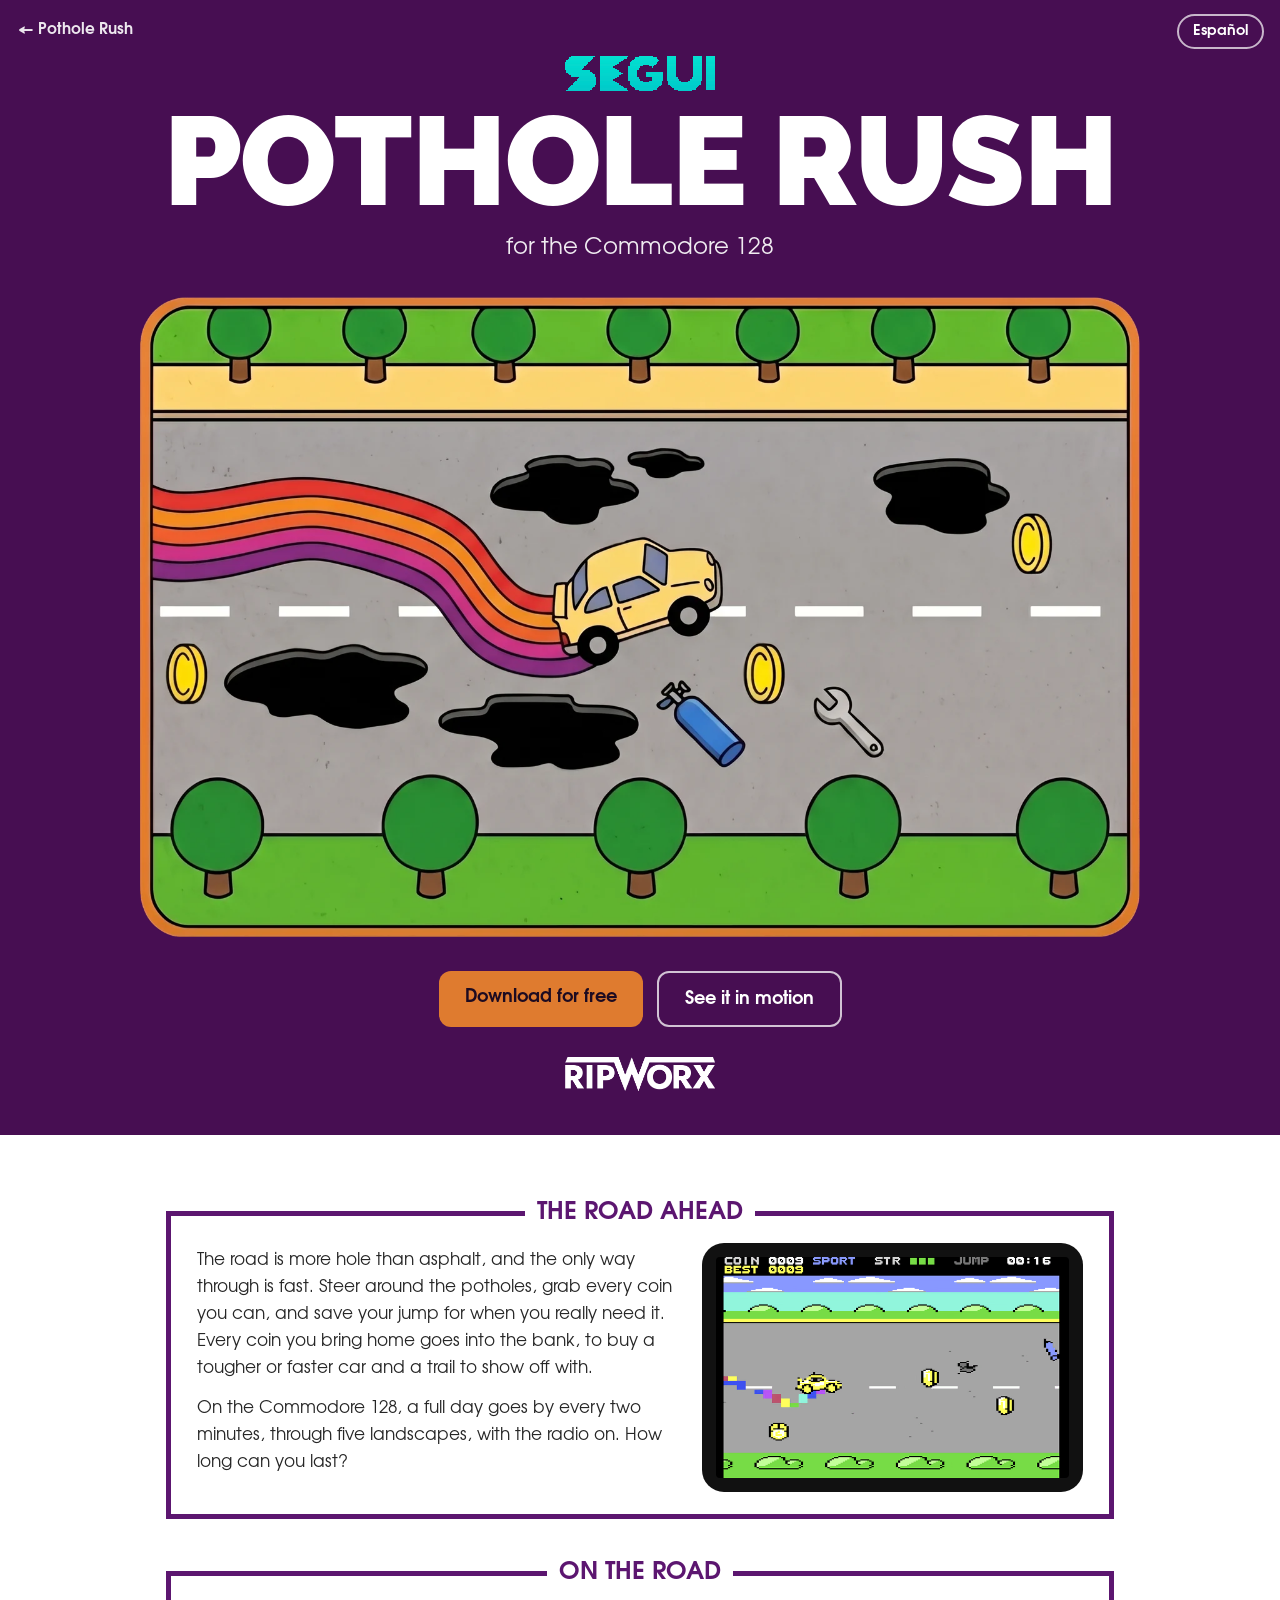
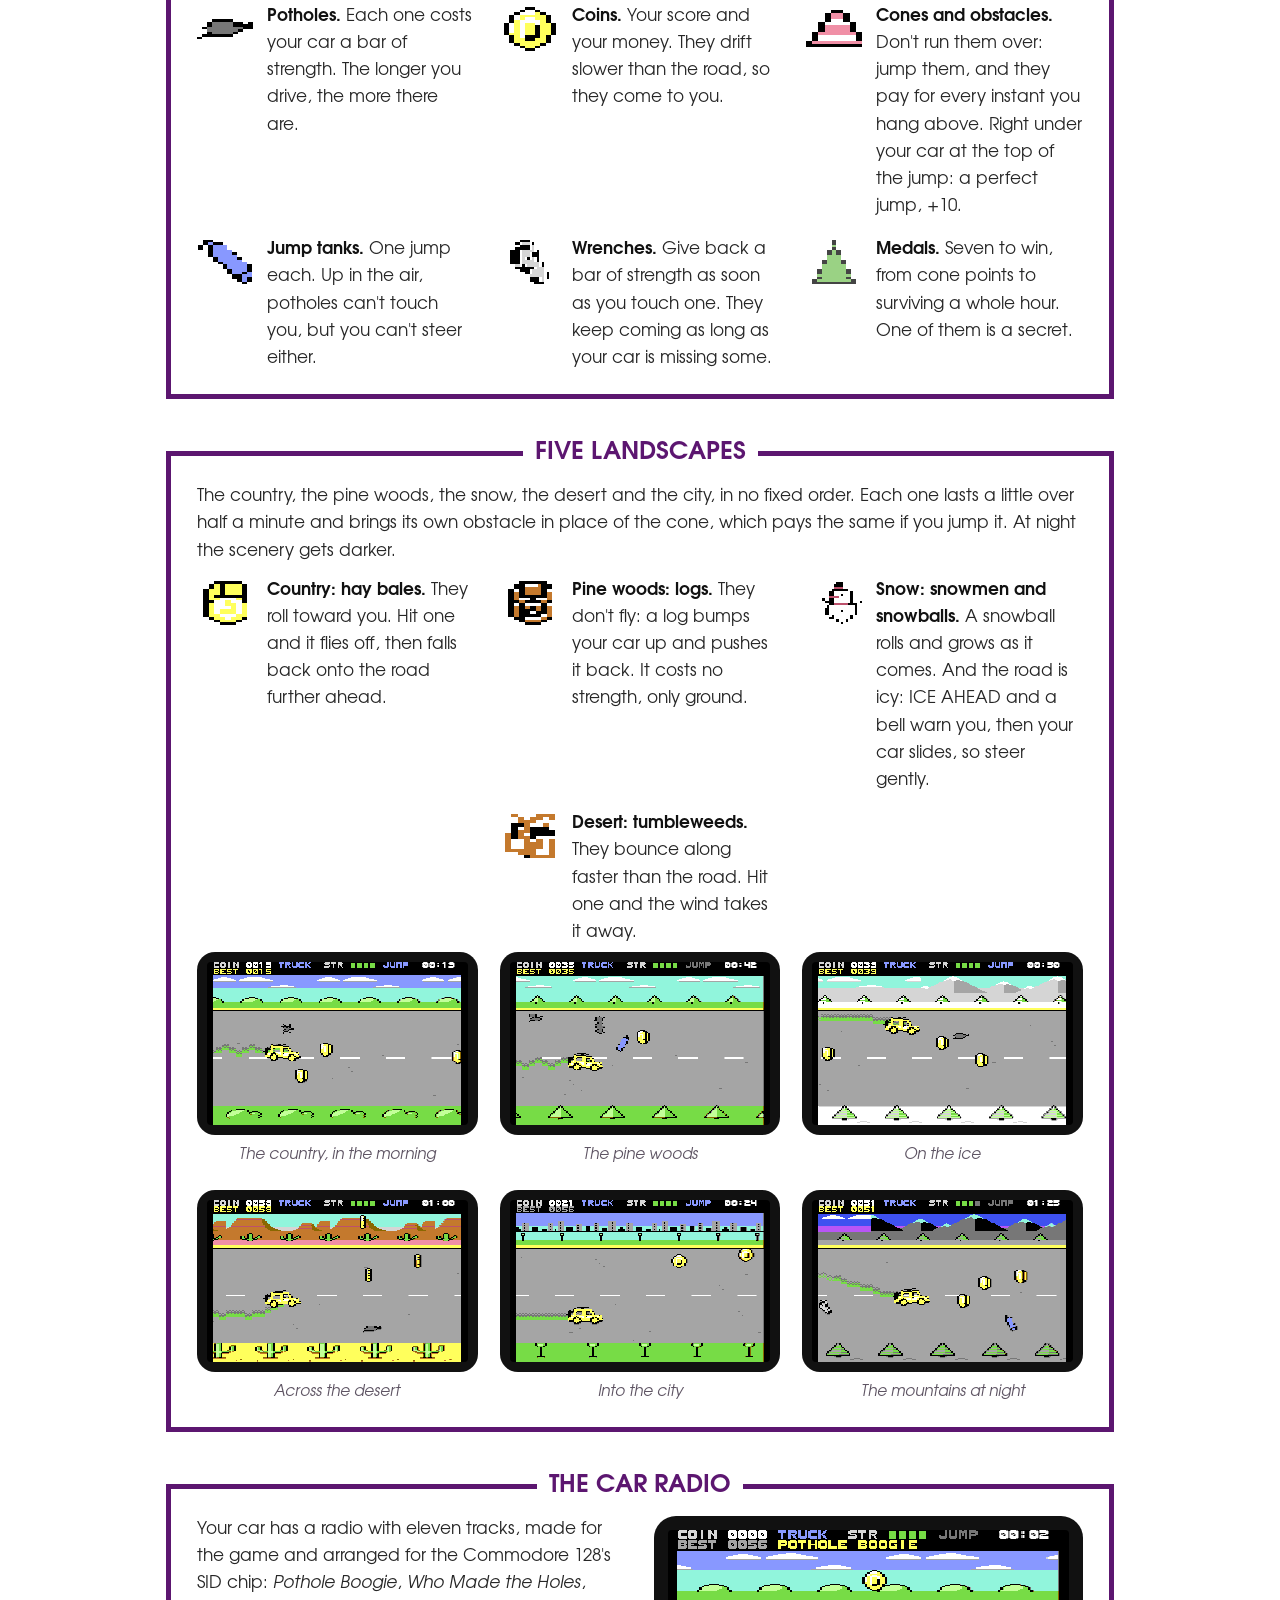
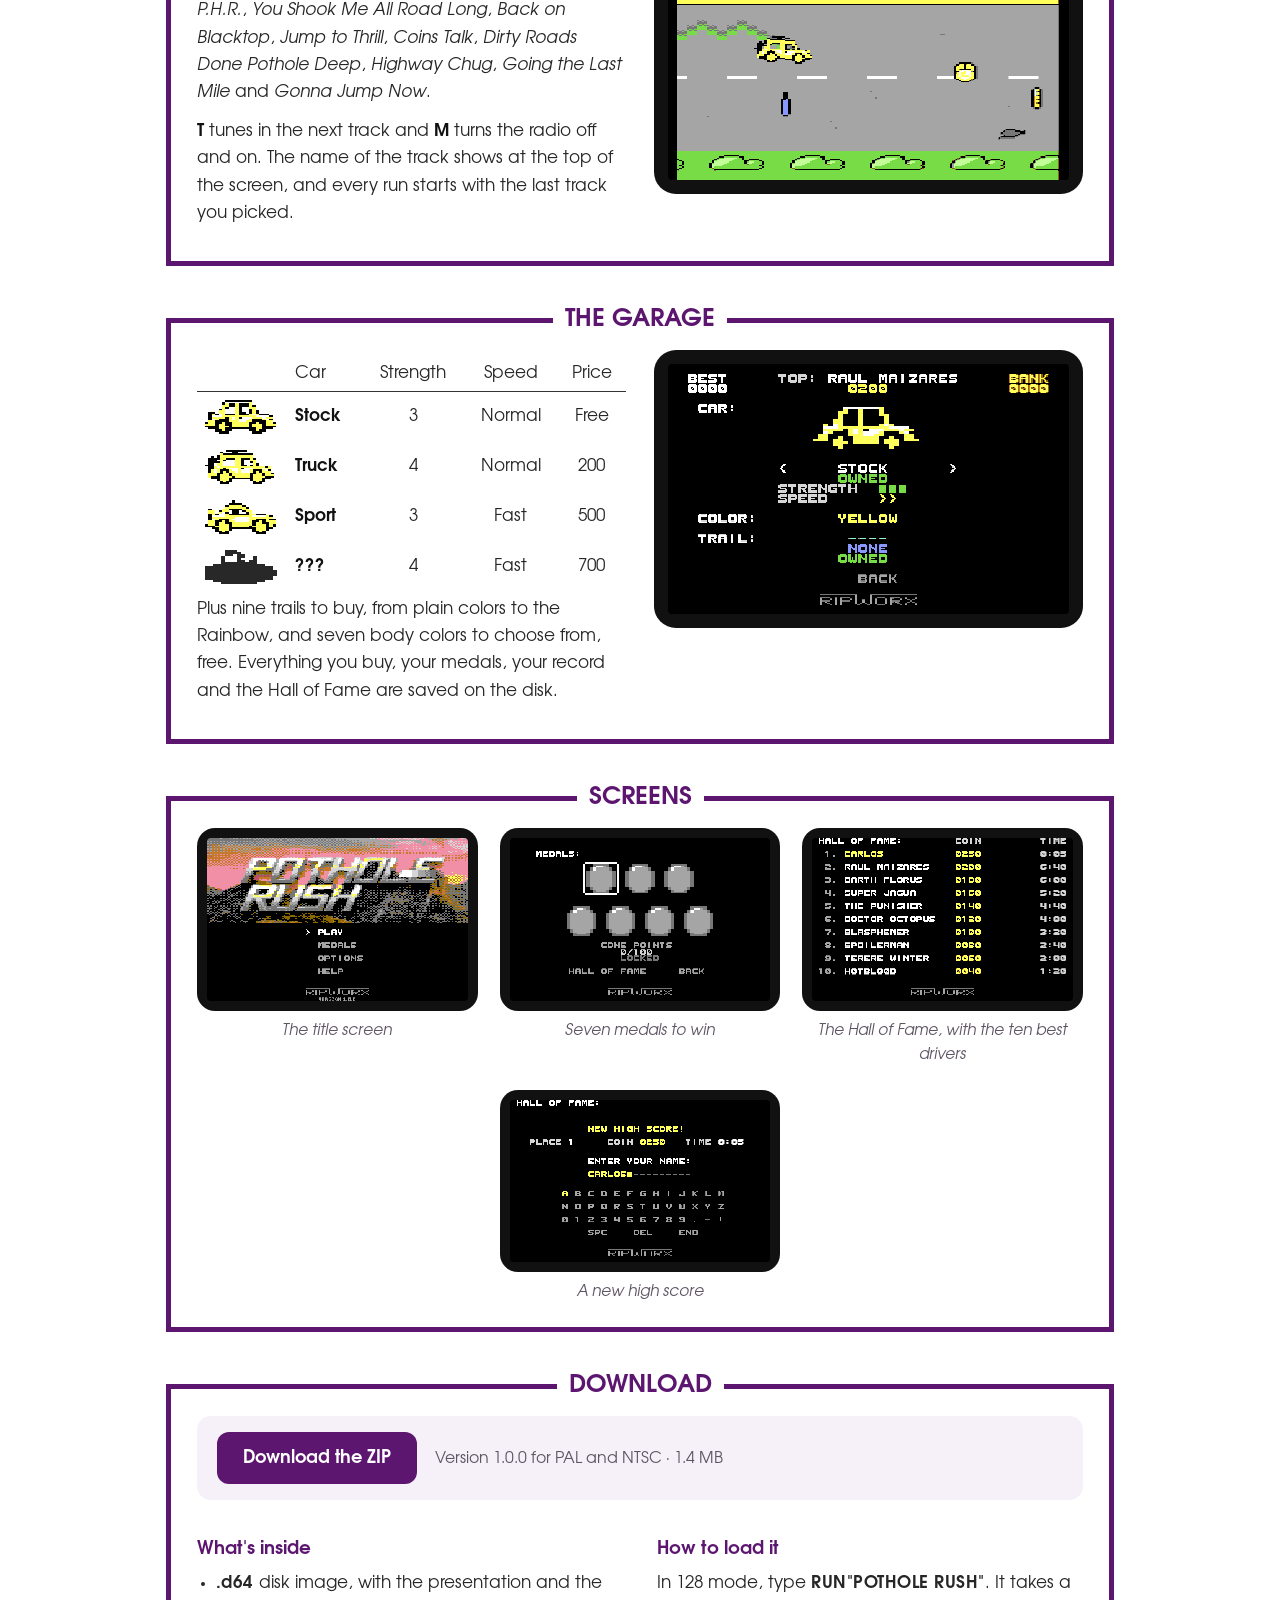
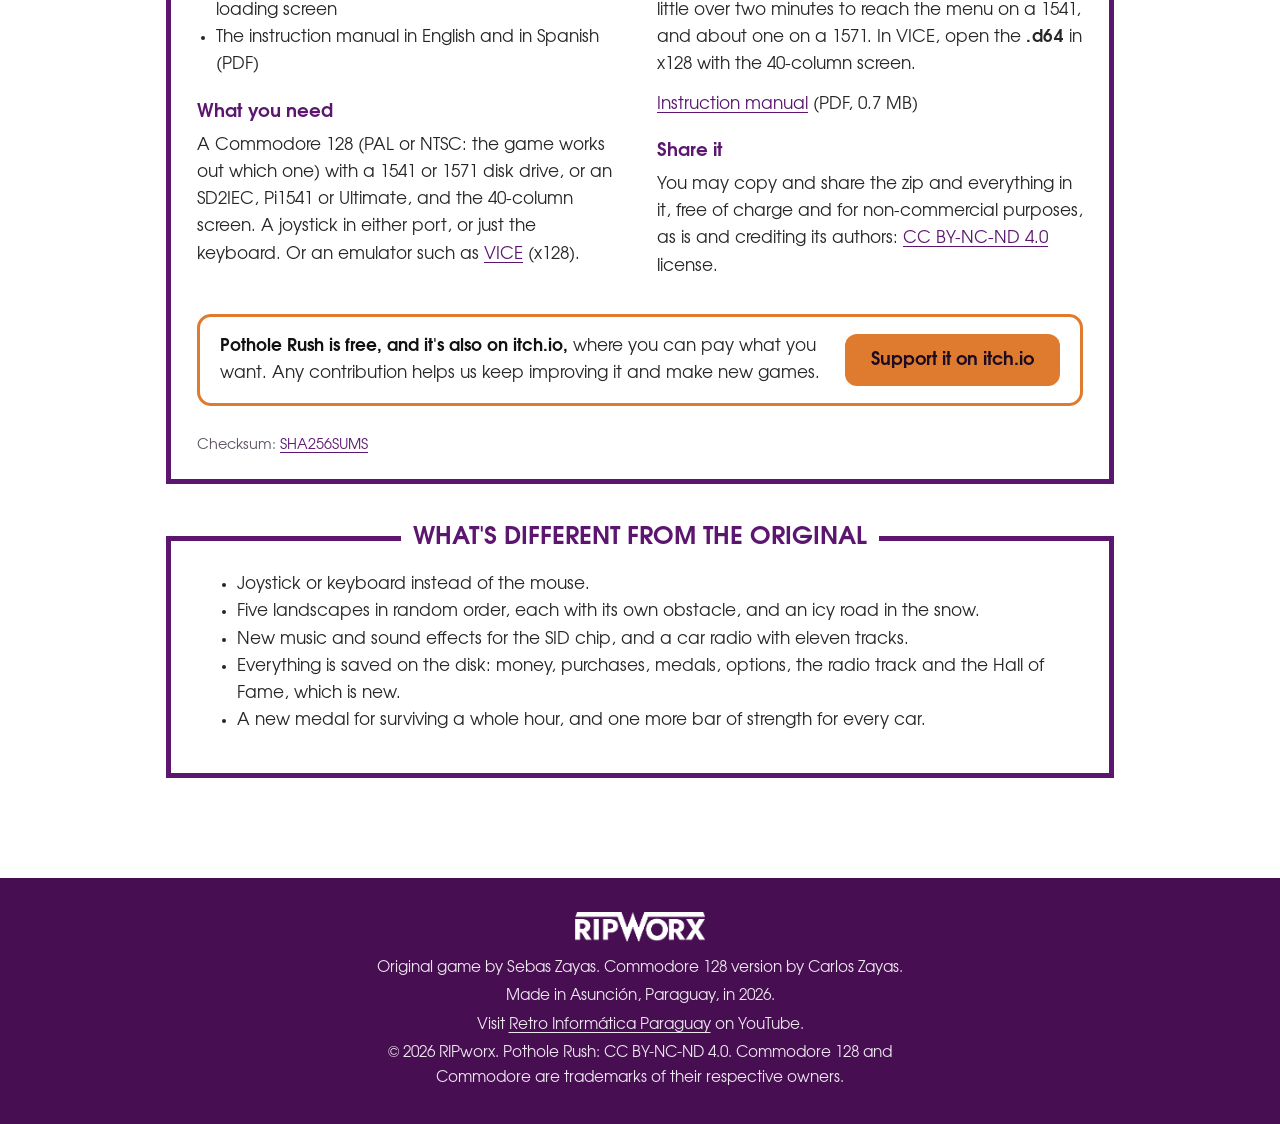
<file: potholerush/c128/index.html>
<!doctype html>
<html lang="en" data-idioma="en"
      data-titulo-en="Pothole Rush for Commodore 128 · RIPworx"
      data-titulo-es="Pothole Rush para Commodore 128 · RIPworx">
<head>
<meta charset="utf-8">
<meta name="viewport" content="width=device-width, initial-scale=1">
<title>Pothole Rush for Commodore 128 · RIPworx</title>
<meta name="description" content="Pothole Rush, the Scratch game by Sebas Zayas, on the Commodore 128: five landscapes, an icy road and a car radio with eleven tracks. Free download.">
<meta property="og:title" content="Pothole Rush for Commodore 128">
<meta property="og:description" content="Dodge potholes, collect coins, jump over cones, through five landscapes. A RIPworx game for the Commodore 128.">
<meta property="og:image" content="https://ripworx.dev/potholerush/img/portada-og.jpg">
<link rel="icon" href="../../img/icono-pr.png">
<link rel="apple-touch-icon" href="../../img/icono-pr.png">
<link rel="stylesheet" href="../../estilo.css?v=12">
<script src="../../idioma.js"></script>
</head>
<body>

<header class="caja-tapa">
  <a class="volver" href="../">&larr; Pothole Rush</a>
  <button class="idioma" type="button"><span lang="en">Español</span><span lang="es">English</span></button>
  <img class="segui" src="../img/segui.png" alt="SEGUI" width="928" height="216">
  <h1 class="titulo-juego">POTHOLE RUSH</h1>
  <p class="subtitulo"><span lang="en">for the Commodore 128</span><span lang="es">para Commodore 128</span></p>
  <img class="ilustracion" src="../img/portada.webp" width="1600" height="1023"
       alt="A yellow car with a rainbow trail jumps over a road full of potholes, coins, a jump tank and a wrench">
  <div class="acciones">
    <a class="boton lleno" href="#descargar"><span lang="en">Download for free</span><span lang="es">Descárgalo gratis</span></a>
    <a class="boton borde" href="#juego"><span lang="en">See it in motion</span><span lang="es">Míralo en movimiento</span></a>
  </div>
  <a href="../../"><img class="marca" src="../../img/ripworx-blanco.png" alt="RIPWORX" width="586" height="133"></a>
</header>

<main>

<section class="recuadro" id="juego">
  <h2><span lang="en">THE ROAD AHEAD</span><span lang="es">LA RUTA TE ESPERA</span></h2>
  <div class="portada-juego">
    <div>
      <p lang="en">The road is more hole than asphalt, and the only way through is fast. Steer around
      the potholes, grab every coin you can, and save your jump for when you really need it. Every
      coin you bring home goes into the bank, to buy a tougher or faster car and a trail to show off
      with.</p>
      <p lang="es">La ruta tiene más pozo que asfalto, y la única forma de pasar es ir rápido. Esquiva
      los baches, recoge todas las monedas que puedas y guarda el salto para cuando de verdad lo
      necesites. Cada moneda que traes a casa va al banco, para comprar un auto más resistente o más
      rápido y una estela para lucirte.</p>
      <p lang="en">On the Commodore 128, a full day goes by every two minutes, through five
      landscapes, with the radio on. How long can you last?</p>
      <p lang="es">En la Commodore 128, un día entero pasa cada dos minutos, por cinco paisajes, con
      la radio prendida. ¿Cuánto vas a aguantar?</p>
    </div>
    <figure class="tele">
      <video autoplay muted loop playsinline poster="img/partida-poster.png" width="960" height="600">
        <source src="img/partida.webm" type="video/webm">
        <source src="img/partida.mp4" type="video/mp4">
      </video>
    </figure>
  </div>
</section>

<section class="recuadro">
  <h2><span lang="en">ON THE ROAD</span><span lang="es">EN LA RUTA</span></h2>
  <ul class="objetos">
    <li><img src="img/bache.png" alt="">
      <div><b lang="en">Potholes.</b><b lang="es">Baches.</b>
      <span lang="en">Each one costs your car a bar of strength. The longer you drive, the more there are.</span>
      <span lang="es">Cada uno le cuesta a tu auto una barra de fortaleza. Cuanto más conduces, más hay.</span></div></li>
    <li><img src="img/moneda.png" alt="">
      <div><b lang="en">Coins.</b><b lang="es">Monedas.</b>
      <span lang="en">Your score and your money. They drift slower than the road, so they come to you.</span>
      <span lang="es">Son tu puntaje y tu dinero. Van más despacio que la ruta, así que vienen hacia ti.</span></div></li>
    <li><img src="img/cono.png" alt="">
      <div><b lang="en">Cones and obstacles.</b><b lang="es">Conos y obstáculos.</b>
      <span lang="en">Don't run them over: jump them, and they pay for every instant you hang above. Right under your car at the top of the jump: a perfect jump, +10.</span>
      <span lang="es">No los atropelles: sáltalos, y te pagan por cada instante que pasas encima. Justo debajo de tu auto en lo más alto del salto: salto perfecto, +10.</span></div></li>
    <li><img src="img/salto.png" alt="">
      <div><b lang="en">Jump tanks.</b><b lang="es">Tanques de salto.</b>
      <span lang="en">One jump each. Up in the air, potholes can't touch you, but you can't steer either.</span>
      <span lang="es">Un salto cada uno. En el aire, los baches no te tocan, pero tampoco puedes girar.</span></div></li>
    <li><img src="img/llave.png" alt="">
      <div><b lang="en">Wrenches.</b><b lang="es">Llaves.</b>
      <span lang="en">Give back a bar of strength as soon as you touch one. They keep coming as long as your car is missing some.</span>
      <span lang="es">Te devuelven una barra de fortaleza apenas las tocas. Siguen apareciendo mientras a tu auto le falte alguna.</span></div></li>
    <li><img src="img/medalla-5.png" alt="">
      <div><b lang="en">Medals.</b><b lang="es">Medallas.</b>
      <span lang="en">Seven to win, from cone points to surviving a whole hour. One of them is a secret.</span>
      <span lang="es">Siete para ganar, desde los puntos de cono hasta aguantar una hora entera. Una es secreta.</span></div></li>
  </ul>
</section>

<section class="recuadro">
  <h2><span lang="en">FIVE LANDSCAPES</span><span lang="es">CINCO PAISAJES</span></h2>
  <p lang="en">The country, the pine woods, the snow, the desert and the city, in no fixed order.
  Each one lasts a little over half a minute and brings its own obstacle in place of the cone,
  which pays the same if you jump it. At night the scenery gets darker.</p>
  <p lang="es">El campo, los pinares, la nieve, el desierto y la ciudad, sin un orden fijo. Cada uno
  dura poco más de medio minuto y trae su propio obstáculo en lugar del cono, que paga lo mismo si lo
  saltas. De noche el paisaje se oscurece.</p>
  <ul class="objetos">
    <li><img src="img/fardo.png" alt="">
      <div><b lang="en">Country: hay bales.</b><b lang="es">Campo: fardos de paja.</b>
      <span lang="en">They roll toward you. Hit one and it flies off, then falls back onto the road further ahead.</span>
      <span lang="es">Ruedan hacia ti. Si chocas uno sale volando, y vuelve a caer en la ruta más adelante.</span></div></li>
    <li><img src="img/tronco.png" alt="">
      <div><b lang="en">Pine woods: logs.</b><b lang="es">Pinares: troncos.</b>
      <span lang="en">They don't fly: a log bumps your car up and pushes it back. It costs no strength, only ground.</span>
      <span lang="es">No salen volando: un tronco hace saltar tu auto y lo empuja hacia atrás. No cuesta fortaleza, solo terreno.</span></div></li>
    <li><img src="img/muneco.png" alt="">
      <div><b lang="en">Snow: snowmen and snowballs.</b><b lang="es">Nieve: muñecos y bolas de nieve.</b>
      <span lang="en">A snowball rolls and grows as it comes. And the road is icy: ICE AHEAD and a bell warn you, then your car slides, so steer gently.</span>
      <span lang="es">La bola rueda y crece mientras viene. Y la ruta está helada: ICE AHEAD y una campana te avisan, y después tu auto resbala, así que gira con suavidad.</span></div></li>
    <li><img src="img/rodadora.png" alt="">
      <div><b lang="en">Desert: tumbleweeds.</b><b lang="es">Desierto: plantas rodadoras.</b>
      <span lang="en">They bounce along faster than the road. Hit one and the wind takes it away.</span>
      <span lang="es">Van rebotando, más rápido que la ruta. Si chocas una, se la lleva el viento.</span></div></li>
  </ul>
  <div class="galeria">
    <figure><div class="tele"><img src="img/campo.png" width="960" height="600" loading="lazy" alt=""></div>
      <figcaption><span lang="en">The country, in the morning</span><span lang="es">El campo, de mañana</span></figcaption></figure>
    <figure><div class="tele"><img src="img/pinos.png" width="960" height="600" loading="lazy" alt=""></div>
      <figcaption><span lang="en">The pine woods</span><span lang="es">Los pinares</span></figcaption></figure>
    <figure><div class="tele"><img src="img/nieve.png" width="960" height="600" loading="lazy" alt=""></div>
      <figcaption><span lang="en">On the ice</span><span lang="es">Sobre el hielo</span></figcaption></figure>
    <figure><div class="tele"><img src="img/desierto.png" width="960" height="600" loading="lazy" alt=""></div>
      <figcaption><span lang="en">Across the desert</span><span lang="es">Cruzando el desierto</span></figcaption></figure>
    <figure><div class="tele"><img src="img/ciudad.png" width="960" height="600" loading="lazy" alt=""></div>
      <figcaption><span lang="en">Into the city</span><span lang="es">Llegando a la ciudad</span></figcaption></figure>
    <figure><div class="tele"><img src="img/noche.png" width="960" height="600" loading="lazy" alt=""></div>
      <figcaption><span lang="en">The mountains at night</span><span lang="es">Las montañas de noche</span></figcaption></figure>
  </div>
</section>

<section class="recuadro">
  <h2><span lang="en">THE CAR RADIO</span><span lang="es">LA RADIO DEL AUTO</span></h2>
  <div class="dos">
    <div>
      <p lang="en">Your car has a radio with eleven tracks, made for the game and arranged for the
      Commodore 128's SID chip: <i>Pothole Boogie</i>, <i>Who Made the
      Holes</i>, <i>P.H.R.</i>, <i>You Shook Me All Road Long</i>, <i>Back on Blacktop</i>,
      <i>Jump to Thrill</i>, <i>Coins Talk</i>, <i>Dirty Roads Done Pothole Deep</i>, <i>Highway
      Chug</i>, <i>Going the Last Mile</i> and <i>Gonna Jump Now</i>.</p>
      <p lang="es">Tu auto tiene una radio con once temas, hechos para el juego y arreglados para el
      chip SID de la Commodore 128: <i>Pothole Boogie</i>,
      <i>Who Made the Holes</i>, <i>P.H.R.</i>, <i>You Shook Me All Road Long</i>, <i>Back on
      Blacktop</i>, <i>Jump to Thrill</i>, <i>Coins Talk</i>, <i>Dirty Roads Done Pothole
      Deep</i>, <i>Highway Chug</i>, <i>Going the Last Mile</i> y <i>Gonna Jump Now</i>.</p>
      <p lang="en"><b>T</b> tunes in the next track and <b>M</b> turns the radio off and on. The name
      of the track shows at the top of the screen, and every run starts with the last track you
      picked.</p>
      <p lang="es"><b>T</b> sintoniza el tema siguiente y <b>M</b> apaga y prende la radio. El nombre
      del tema aparece arriba en la pantalla, y cada partida empieza con el último tema que
      elegiste.</p>
    </div>
    <figure class="tele"><img src="img/radio.png" width="960" height="600" loading="lazy" alt="The name of the track at the start of a run"></figure>
  </div>
</section>

<section class="recuadro">
  <h2><span lang="en">THE GARAGE</span><span lang="es">EL GARAJE</span></h2>
  <div class="dos">
    <div>
      <table class="autos">
        <thead><tr><th></th><th lang="en">Car</th><th lang="es">Auto</th>
          <th class="num" lang="en">Strength</th><th class="num" lang="es">Fortaleza</th>
          <th class="num" lang="en">Speed</th><th class="num" lang="es">Velocidad</th>
          <th class="num" lang="en">Price</th><th class="num" lang="es">Precio</th></tr></thead>
        <tbody>
          <tr><td><img src="img/auto-stock.png" alt=""></td><td><b>Stock</b></td><td class="num">3</td>
            <td class="num"><span lang="en">Normal</span><span lang="es">Normal</span></td>
            <td class="num"><span lang="en">Free</span><span lang="es">Gratis</span></td></tr>
          <tr><td><img src="img/auto-truck.png" alt=""></td><td><b>Truck</b></td><td class="num">4</td>
            <td class="num"><span lang="en">Normal</span><span lang="es">Normal</span></td><td class="num">200</td></tr>
          <tr><td><img src="img/auto-sport.png" alt=""></td><td><b>Sport</b></td><td class="num">3</td>
            <td class="num"><span lang="en">Fast</span><span lang="es">Rápida</span></td><td class="num">500</td></tr>
          <tr><td><img src="img/auto-secreto.png" alt=""></td><td><b>???</b></td><td class="num">4</td>
            <td class="num"><span lang="en">Fast</span><span lang="es">Rápida</span></td><td class="num">700</td></tr>
        </tbody>
      </table>
      <p lang="en">Plus nine trails to buy, from plain colors to the Rainbow, and seven body colors to
      choose from, free. Everything you buy, your medals, your record and the Hall of Fame are saved
      on the disk.</p>
      <p lang="es">Y nueve estelas para comprar, desde colores lisos hasta la Rainbow, y siete colores
      de carrocería para elegir, gratis. Todo lo que compras, tus medallas, tu récord y el salón de la
      fama se guardan en el disco.</p>
    </div>
    <figure class="tele"><img src="img/seleccion.png" width="960" height="600" alt="The garage screen"></figure>
  </div>
</section>

<section class="recuadro">
  <h2><span lang="en">SCREENS</span><span lang="es">PANTALLAS</span></h2>
  <div class="galeria">
    <figure><div class="tele"><img src="img/titulo.png" width="960" height="600" loading="lazy" alt=""></div>
      <figcaption><span lang="en">The title screen</span><span lang="es">La pantalla de título</span></figcaption></figure>
    <figure><div class="tele"><img src="img/medallas.png" width="960" height="600" loading="lazy" alt=""></div>
      <figcaption><span lang="en">Seven medals to win</span><span lang="es">Siete medallas para ganar</span></figcaption></figure>
    <figure><div class="tele"><img src="img/fama.png" width="960" height="600" loading="lazy" alt=""></div>
      <figcaption><span lang="en">The Hall of Fame, with the ten best drivers</span><span lang="es">El salón de la fama, con los diez mejores conductores</span></figcaption></figure>
    <figure><div class="tele"><img src="img/nombre.png" width="960" height="600" loading="lazy" alt=""></div>
      <figcaption><span lang="en">A new high score</span><span lang="es">Un puntaje nuevo para el salón</span></figcaption></figure>
  </div>
</section>

<section class="recuadro" id="descargar">
  <h2><span lang="en">DOWNLOAD</span><span lang="es">DESCARGA</span></h2>
  <div class="descarga">
    <div class="zip">
      <a class="boton" href="../../descargas/PotholeRush-C128-1.0.0.zip" download>
        <span lang="en">Download the ZIP</span><span lang="es">Descargar el ZIP</span></a>
      <p><span lang="en">Version 1.0.0 for PAL and NTSC · 1.4 MB</span><span lang="es">Versión 1.0.0 para PAL y NTSC · 1,4 MB</span></p>
    </div>
    <div>
      <h3 lang="en">What's inside</h3><h3 lang="es">Qué trae</h3>
      <ul lang="en">
        <li><code>.d64</code> disk image, with the presentation and the loading screen</li>
        <li>The instruction manual in English and in Spanish (PDF)</li>
      </ul>
      <ul lang="es">
        <li>Imagen de disco <code>.d64</code>, con la presentación y la pantalla de carga</li>
        <li>El manual de instrucciones en español y en inglés (PDF)</li>
      </ul>
      <h3 lang="en">What you need</h3><h3 lang="es">Qué necesitas</h3>
      <p lang="en">A Commodore 128 (PAL or NTSC: the game works out which one) with a 1541 or 1571
      disk drive, or an SD2IEC, Pi1541 or Ultimate, and the 40-column screen. A joystick in either
      port, or just the keyboard. Or an emulator such as
      <a href="https://vice-emu.sourceforge.io/">VICE</a> (x128).</p>
      <p lang="es">Una Commodore 128 (PAL o NTSC: el juego reconoce cuál es) con una disquetera 1541
      o 1571, o una SD2IEC, Pi1541 o Ultimate, y la pantalla de 40 columnas. Un joystick en cualquier
      puerto, o solo el teclado. O un emulador como
      <a href="https://vice-emu.sourceforge.io/">VICE</a> (x128).</p>
    </div>
    <div>
      <h3 lang="en">How to load it</h3><h3 lang="es">Cómo cargarlo</h3>
      <p lang="en">In 128 mode, type <code>RUN"POTHOLE RUSH"</code>. It takes a little over two
      minutes to reach the menu on a 1541, and about one on a 1571. In VICE, open the
      <code>.d64</code> in x128 with the 40-column screen.</p>
      <p lang="es">En el modo 128, escribe <code>RUN"POTHOLE RUSH"</code>. Tarda algo más de dos
      minutos en llegar al menú con una 1541, y alrededor de uno con una 1571. En VICE, abre el
      <code>.d64</code> en x128 con la pantalla de 40 columnas.</p>
      <p class="manual" lang="en"><a href="../../descargas/PotholeRush-C128-1.0.0-Manual-EN.pdf">Instruction manual</a> (PDF, 0.7 MB)</p>
      <p class="manual" lang="es"><a href="../../descargas/PotholeRush-C128-1.0.0-Manual-ES.pdf">Manual de instrucciones</a> (PDF, 0,7 MB)</p>
      <h3 lang="en">Share it</h3><h3 lang="es">Compártelo</h3>
      <p lang="en">You may copy and share the zip and everything in it, free of charge and for
      non-commercial purposes, as is and crediting its authors:
      <a href="https://creativecommons.org/licenses/by-nc-nd/4.0/">CC BY-NC-ND 4.0</a> license.</p>
      <p lang="es">Puedes copiar y compartir el zip y todo lo que trae, gratis y sin fines
      comerciales, tal cual y diciendo quiénes son sus autores: licencia
      <a href="https://creativecommons.org/licenses/by-nc-nd/4.0/deed.es">CC BY-NC-ND 4.0</a>.</p>
    </div>
  </div>
  <div class="apoyo">
    <div>
      <p lang="en"><b>Pothole Rush is free, and it's also on itch.io,</b> where you can pay what you
      want. Any contribution helps us keep improving it and make new games.</p>
      <p lang="es"><b>Pothole Rush es gratis, y también está en itch.io,</b> donde puedes pagar lo
      que quieras. Cualquier aporte nos ayuda a seguir mejorándolo y a hacer juegos nuevos.</p>
    </div>
    <a class="boton lleno" href="https://czayas.itch.io/pothole-rush"><span lang="en">Support it on itch.io</span><span lang="es">Apóyalo en itch.io</span></a>
  </div>
  <p class="sumas"><span lang="en">Checksum: <a href="../../descargas/PotholeRush-C128-1.0.0-SHA256SUMS.txt">SHA256SUMS</a></span><span lang="es">Suma de verificación: <a href="../../descargas/PotholeRush-C128-1.0.0-SHA256SUMS.txt">SHA256SUMS</a></span></p>
</section>

<section class="recuadro historia">
  <h2><span lang="en">WHAT'S DIFFERENT FROM THE ORIGINAL</span><span lang="es">QUÉ CAMBIA RESPECTO DEL ORIGINAL</span></h2>
  <ul lang="en">
    <li>Joystick or keyboard instead of the mouse.</li>
    <li>Five landscapes in random order, each with its own obstacle, and an icy road in the snow.</li>
    <li>New music and sound effects for the SID chip, and a car radio with eleven tracks.</li>
    <li>Everything is saved on the disk: money, purchases, medals, options, the radio track and the Hall of Fame, which is new.</li>
    <li>A new medal for surviving a whole hour, and one more bar of strength for every car.</li>
  </ul>
  <ul lang="es">
    <li>Joystick o teclado en lugar del mouse.</li>
    <li>Cinco paisajes en orden al azar, cada uno con su obstáculo, y la ruta helada en la nieve.</li>
    <li>Música y efectos nuevos para el chip SID, y una radio en el auto con once temas.</li>
    <li>Todo se guarda en el disco: el dinero, las compras, las medallas, las opciones, el tema de la radio y el salón de la fama, que es nuevo.</li>
    <li>Una medalla nueva por aguantar una hora entera, y una barra más de fortaleza en cada auto.</li>
  </ul>
</section>

</main>

<footer>
  <a href="../../"><img src="../../img/ripworx-blanco.png" alt="RIPWORX" width="586" height="133"></a>
  <p lang="en">Original game by Sebas Zayas. Commodore 128 version by Carlos Zayas.</p>
  <p lang="es">Juego original de Sebas Zayas. Versión para Commodore 128 de Carlos Zayas.</p>
  <p lang="en">Made in Asunción, Paraguay, in 2026.</p>
  <p lang="es">Hecho en Asunción, Paraguay, en 2026.</p>
  <p lang="en">Visit <a href="https://www.youtube.com/@retroinfopy">Retro Informática Paraguay</a> on YouTube.</p>
  <p lang="es">Visita <a href="https://www.youtube.com/@retroinfopy">Retro Informática Paraguay</a> en YouTube.</p>
  <p lang="en">© 2026 RIPworx. Pothole Rush: CC BY-NC-ND 4.0. Commodore 128 and Commodore are trademarks of their respective owners.</p>
  <p lang="es">© 2026 RIPworx. Pothole Rush: CC BY-NC-ND 4.0. Commodore 128 y Commodore son marcas registradas de sus respectivos dueños.</p>
</footer>

</body>
</html>
</file>
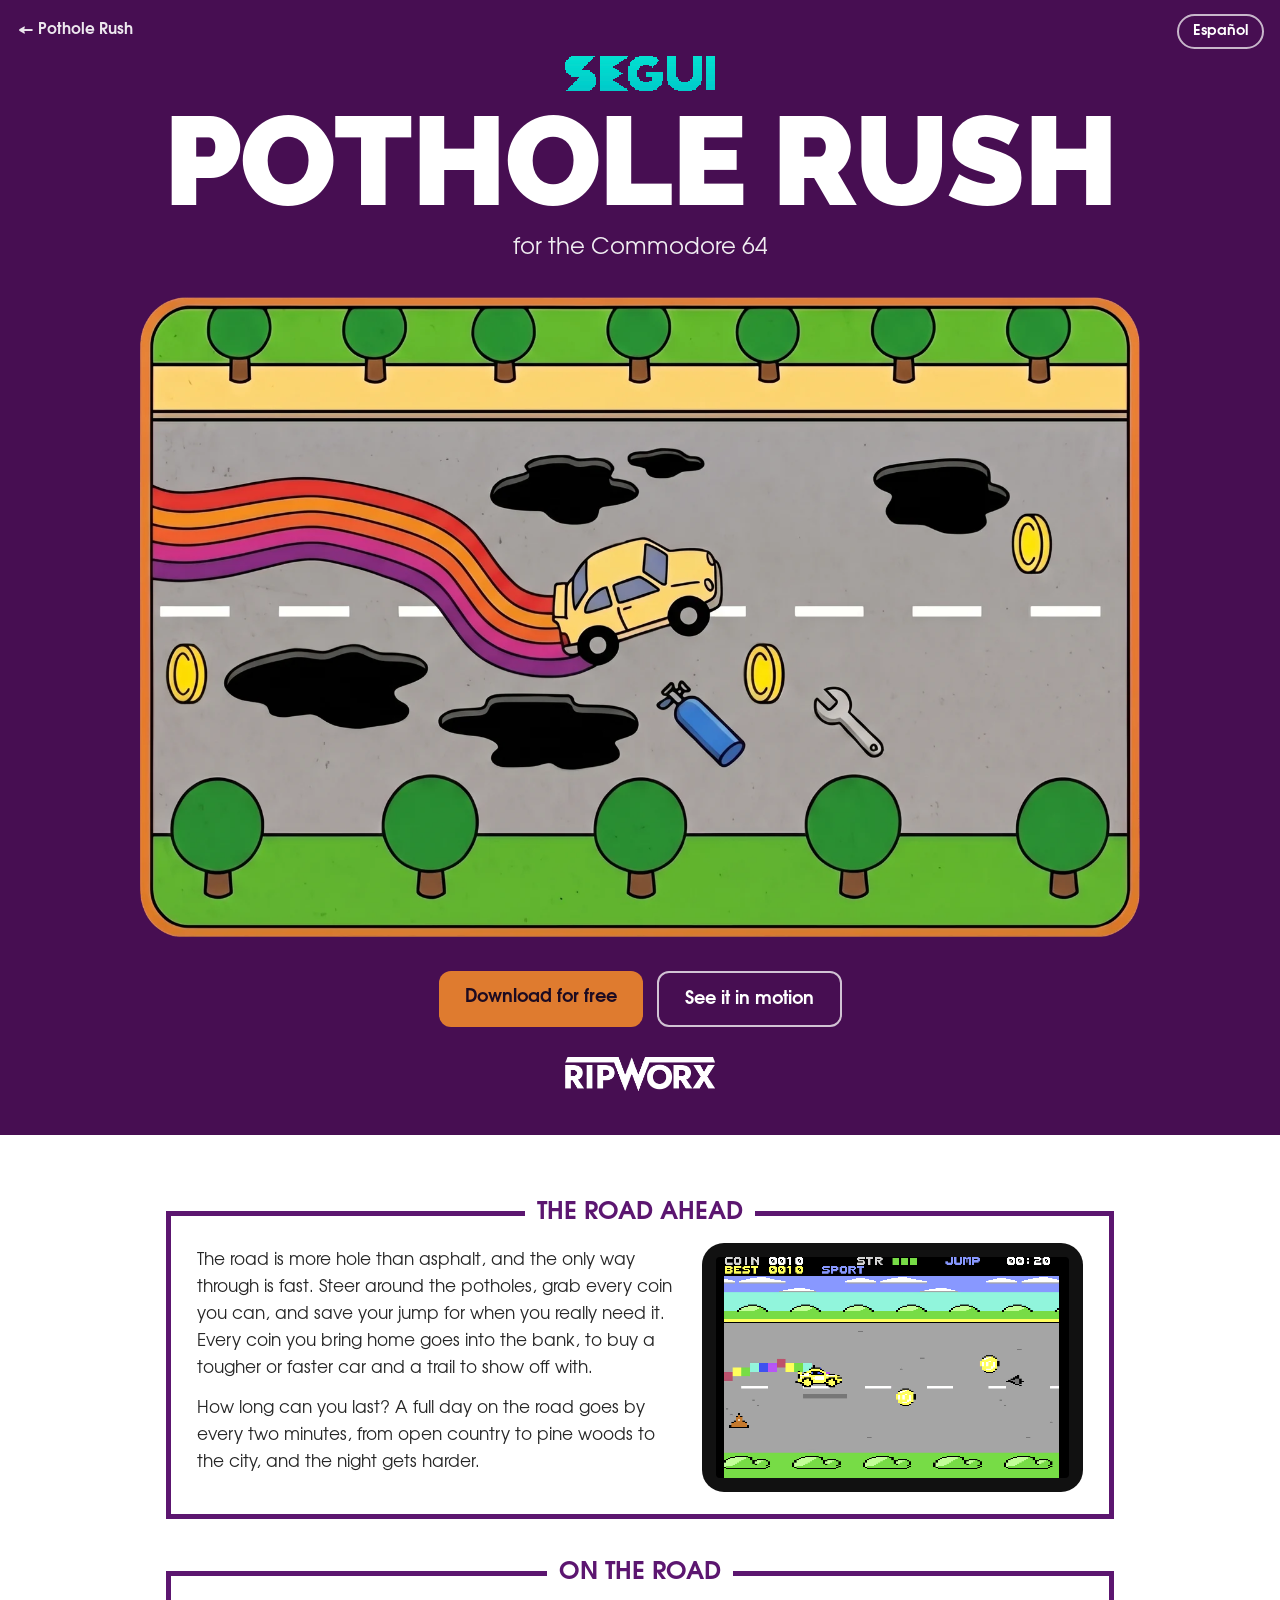
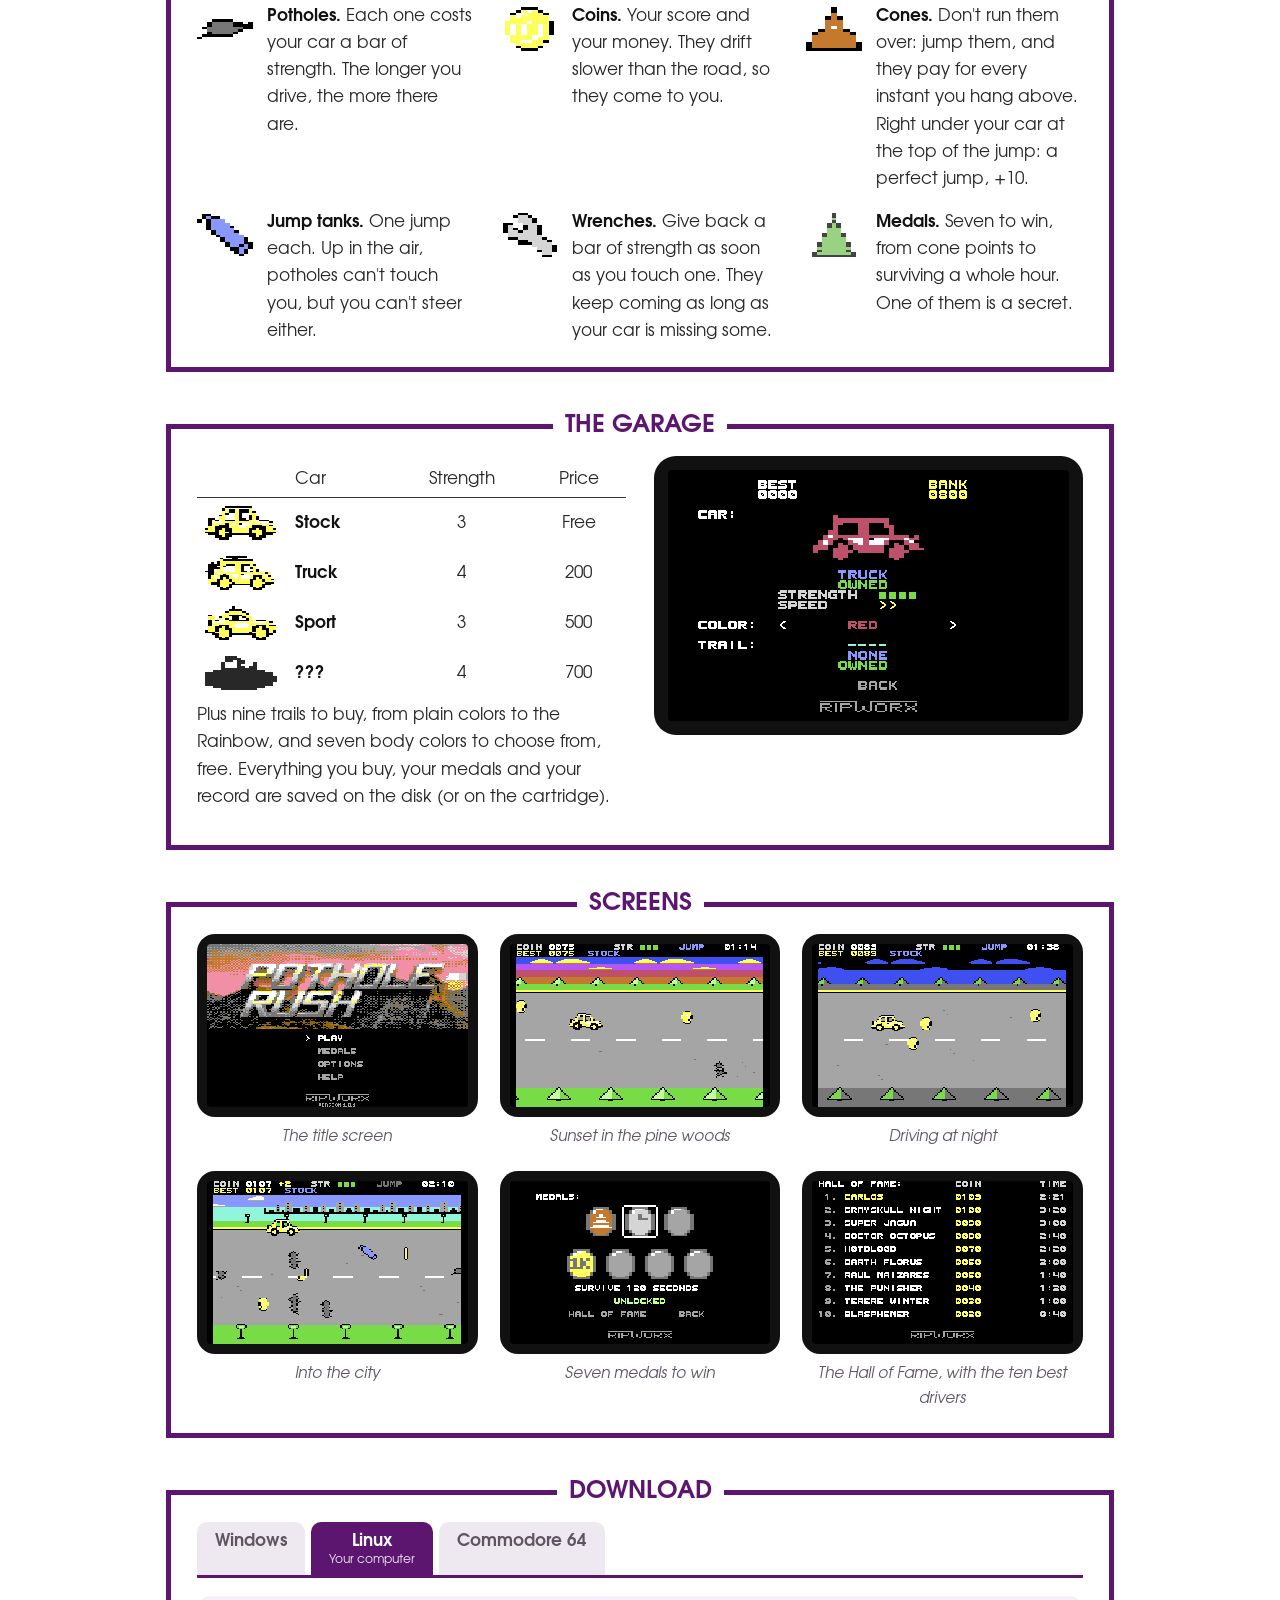
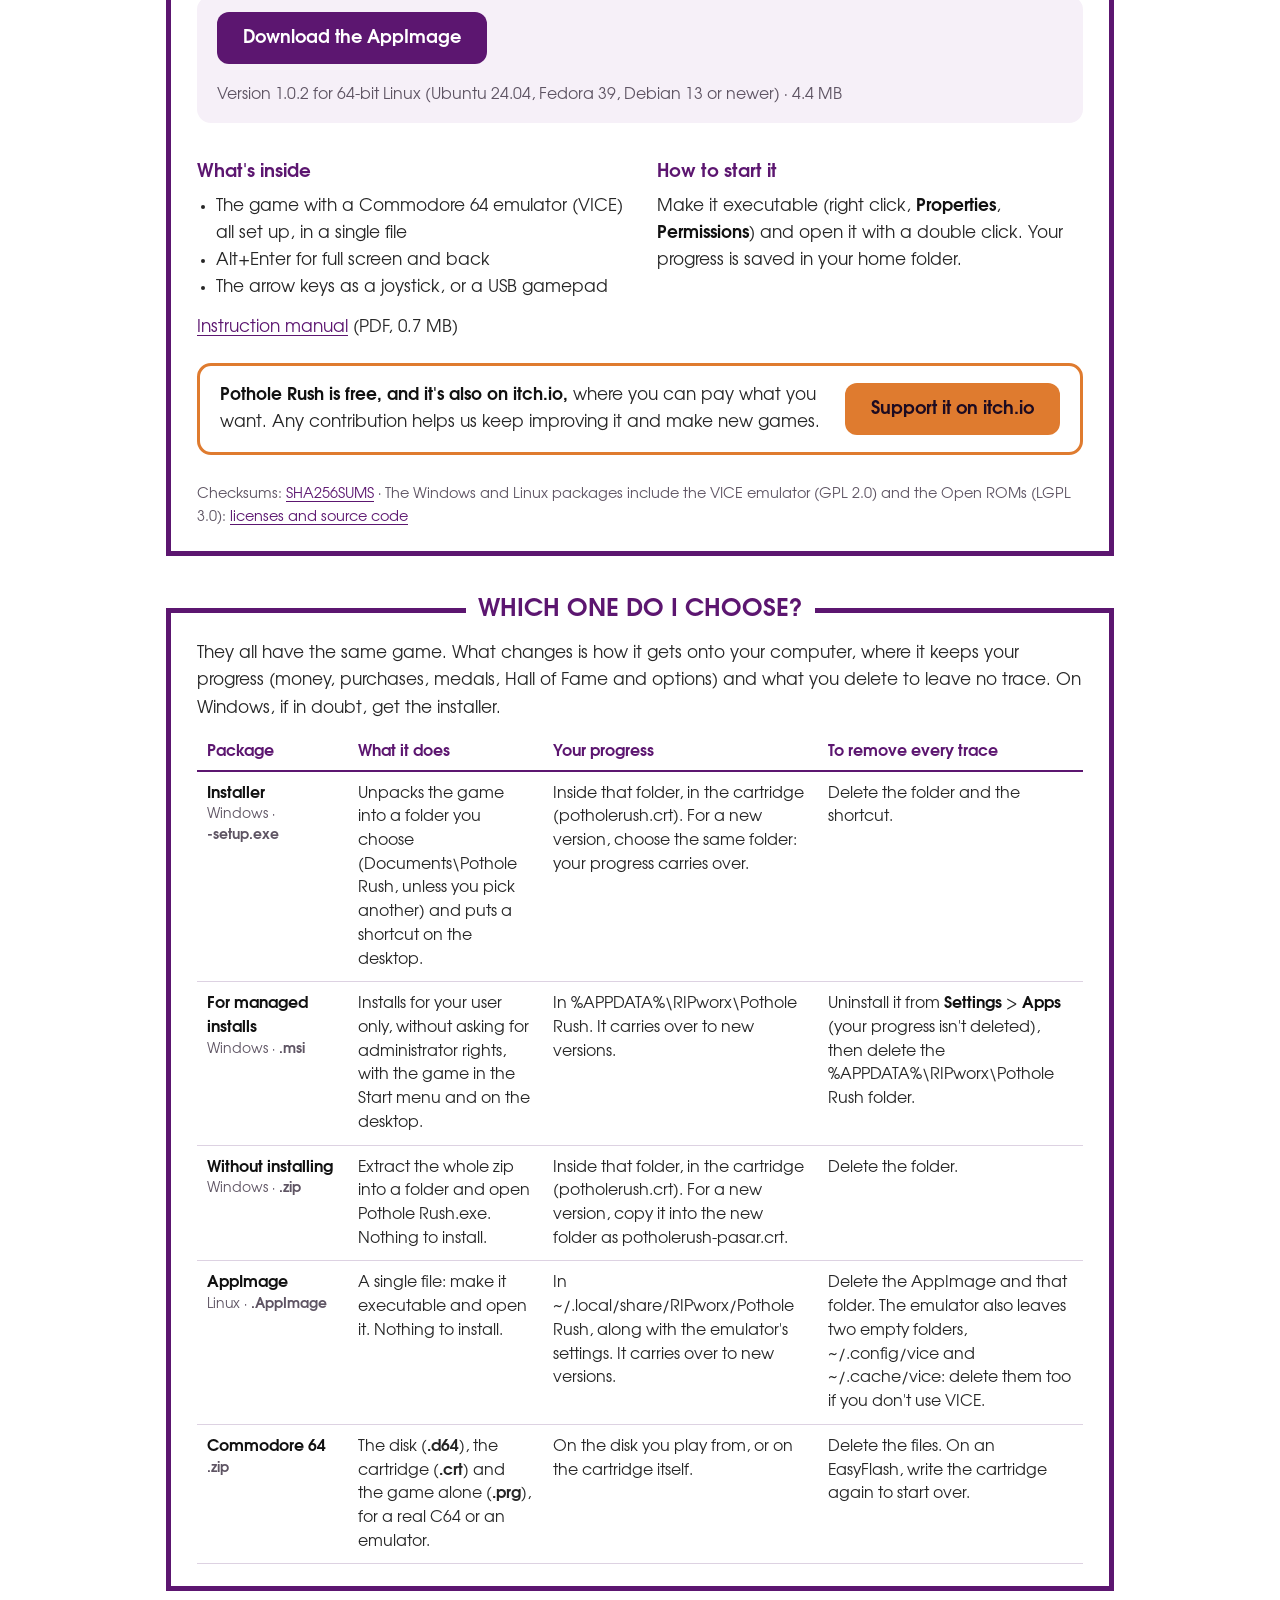
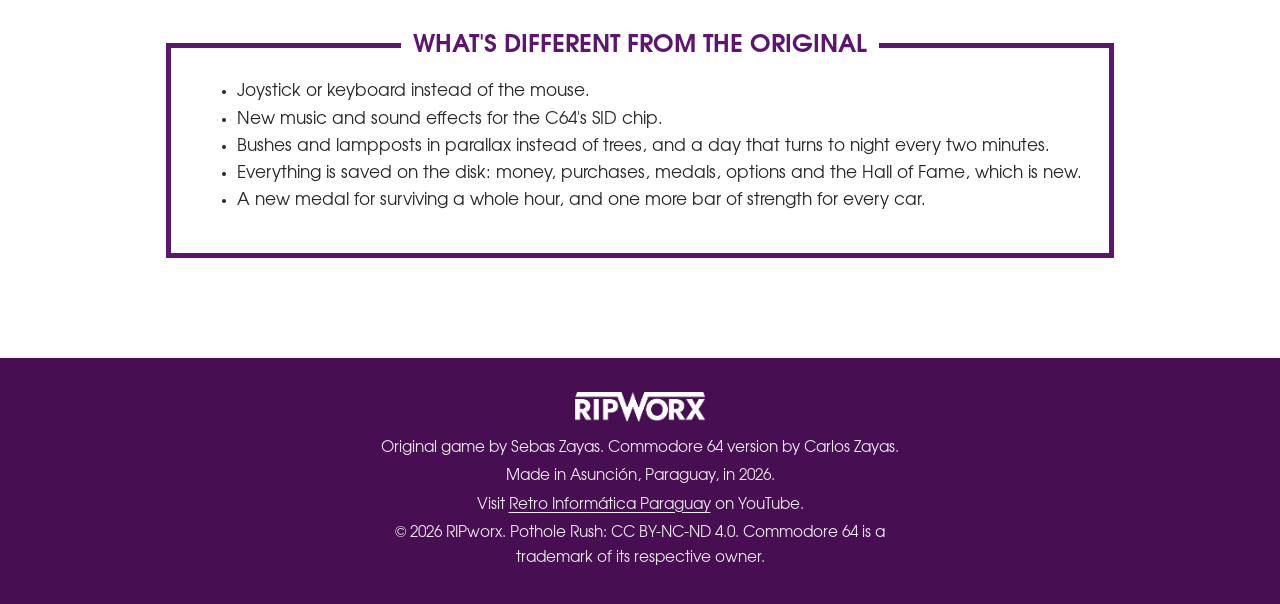
<file: potholerush/c64/index.html>
<!doctype html>
<html lang="en" data-idioma="en"
      data-titulo-en="Pothole Rush for Commodore 64 · RIPworx"
      data-titulo-es="Pothole Rush para Commodore 64 · RIPworx">
<head>
<meta charset="utf-8">
<meta name="viewport" content="width=device-width, initial-scale=1">
<title>Pothole Rush for Commodore 64 · RIPworx</title>
<meta name="description" content="Pothole Rush, the Scratch game by Sebas Zayas, on the Commodore 64. Dodge potholes, collect coins, jump over cones. Free download.">
<meta property="og:title" content="Pothole Rush for Commodore 64">
<meta property="og:description" content="Dodge potholes, collect coins, jump over cones. A RIPworx game for the Commodore 64.">
<meta property="og:image" content="https://ripworx.dev/potholerush/img/portada-og.jpg">
<link rel="icon" href="../../img/icono-pr.png">
<link rel="apple-touch-icon" href="../../img/icono-pr.png">
<link rel="stylesheet" href="../../estilo.css?v=12">
<script src="../../idioma.js"></script>
</head>
<body>

<header class="caja-tapa">
  <a class="volver" href="../">&larr; Pothole Rush</a>
  <button class="idioma" type="button"><span lang="en">Español</span><span lang="es">English</span></button>
  <img class="segui" src="../img/segui.png" alt="SEGUI" width="928" height="216">
  <h1 class="titulo-juego">POTHOLE RUSH</h1>
  <p class="subtitulo"><span lang="en">for the Commodore 64</span><span lang="es">para Commodore 64</span></p>
  <img class="ilustracion" src="../img/portada.webp" width="1600" height="1023"
       alt="A yellow car with a rainbow trail jumps over a road full of potholes, coins, a jump tank and a wrench">
  <div class="acciones">
    <a class="boton lleno" href="#descargar"><span lang="en">Download for free</span><span lang="es">Descárgalo gratis</span></a>
    <a class="boton borde" href="#juego"><span lang="en">See it in motion</span><span lang="es">Míralo en movimiento</span></a>
  </div>
  <a href="../../"><img class="marca" src="../../img/ripworx-blanco.png" alt="RIPWORX" width="586" height="133"></a>
</header>

<main>

<section class="recuadro" id="juego">
  <h2><span lang="en">THE ROAD AHEAD</span><span lang="es">LA RUTA TE ESPERA</span></h2>
  <div class="portada-juego">
    <div>
      <p lang="en">The road is more hole than asphalt, and the only way through is fast. Steer around
      the potholes, grab every coin you can, and save your jump for when you really need it. Every
      coin you bring home goes into the bank, to buy a tougher or faster car and a trail to show off
      with.</p>
      <p lang="es">La ruta tiene más pozo que asfalto, y la única forma de pasar es ir rápido. Esquiva
      los baches, recoge todas las monedas que puedas y guarda el salto para cuando de verdad lo
      necesites. Cada moneda que traes a casa va al banco, para comprar un auto más resistente o más
      rápido y una estela para lucirte.</p>
      <p lang="en">How long can you last? A full day on the road goes by every two minutes, from
      open country to pine woods to the city, and the night gets harder.</p>
      <p lang="es">¿Cuánto vas a aguantar? En la ruta, un día entero pasa cada dos minutos, del campo
      a los pinares y a la ciudad, y la noche se pone más difícil.</p>
    </div>
    <figure class="tele">
      <video autoplay muted loop playsinline poster="img/partida-poster.png" width="960" height="600">
        <source src="img/partida.webm" type="video/webm">
        <source src="img/partida.mp4" type="video/mp4">
      </video>
    </figure>
  </div>
</section>

<section class="recuadro">
  <h2><span lang="en">ON THE ROAD</span><span lang="es">EN LA RUTA</span></h2>
  <ul class="objetos">
    <li><img src="img/bache.png" alt="">
      <div><b lang="en">Potholes.</b><b lang="es">Baches.</b>
      <span lang="en">Each one costs your car a bar of strength. The longer you drive, the more there are.</span>
      <span lang="es">Cada uno le cuesta a tu auto una barra de fortaleza. Cuanto más conduces, más hay.</span></div></li>
    <li><img src="img/moneda.png" alt="">
      <div><b lang="en">Coins.</b><b lang="es">Monedas.</b>
      <span lang="en">Your score and your money. They drift slower than the road, so they come to you.</span>
      <span lang="es">Son tu puntaje y tu dinero. Van más despacio que la ruta, así que vienen hacia ti.</span></div></li>
    <li><img src="img/cono.png" alt="">
      <div><b lang="en">Cones.</b><b lang="es">Conos.</b>
      <span lang="en">Don't run them over: jump them, and they pay for every instant you hang above. Right under your car at the top of the jump: a perfect jump, +10.</span>
      <span lang="es">No los atropelles: sáltalos, y te pagan por cada instante que pasas encima. Justo debajo de tu auto en lo más alto del salto: salto perfecto, +10.</span></div></li>
    <li><img src="img/salto.png" alt="">
      <div><b lang="en">Jump tanks.</b><b lang="es">Tanques de salto.</b>
      <span lang="en">One jump each. Up in the air, potholes can't touch you, but you can't steer either.</span>
      <span lang="es">Un salto cada uno. En el aire, los baches no te tocan, pero tampoco puedes girar.</span></div></li>
    <li><img src="img/llave.png" alt="">
      <div><b lang="en">Wrenches.</b><b lang="es">Llaves.</b>
      <span lang="en">Give back a bar of strength as soon as you touch one. They keep coming as long as your car is missing some.</span>
      <span lang="es">Te devuelven una barra de fortaleza apenas las tocas. Siguen apareciendo mientras a tu auto le falte alguna.</span></div></li>
    <li><img src="img/medalla-5.png" alt="">
      <div><b lang="en">Medals.</b><b lang="es">Medallas.</b>
      <span lang="en">Seven to win, from cone points to surviving a whole hour. One of them is a secret.</span>
      <span lang="es">Siete para ganar, desde los puntos de cono hasta aguantar una hora entera. Una es secreta.</span></div></li>
  </ul>
</section>

<section class="recuadro">
  <h2><span lang="en">THE GARAGE</span><span lang="es">EL GARAJE</span></h2>
  <div class="dos">
    <div>
      <table class="autos">
        <thead><tr><th></th><th lang="en">Car</th><th lang="es">Auto</th>
          <th class="num" lang="en">Strength</th><th class="num" lang="es">Fortaleza</th>
          <th class="num" lang="en">Price</th><th class="num" lang="es">Precio</th></tr></thead>
        <tbody>
          <tr><td><img src="img/auto-stock.png" alt=""></td><td><b>Stock</b></td><td class="num">3</td>
            <td class="num"><span lang="en">Free</span><span lang="es">Gratis</span></td></tr>
          <tr><td><img src="img/auto-truck.png" alt=""></td><td><b>Truck</b></td><td class="num">4</td><td class="num">200</td></tr>
          <tr><td><img src="img/auto-sport.png" alt=""></td><td><b>Sport</b></td><td class="num">3</td><td class="num">500</td></tr>
          <tr><td><img src="img/auto-secreto.png" alt=""></td><td><b>???</b></td><td class="num">4</td><td class="num">700</td></tr>
        </tbody>
      </table>
      <p lang="en">Plus nine trails to buy, from plain colors to the Rainbow, and seven body colors to
      choose from, free. Everything you buy, your medals and your record are saved on the disk (or
      on the cartridge).</p>
      <p lang="es">Y nueve estelas para comprar, desde colores lisos hasta la Rainbow, y siete colores
      de carrocería para elegir, gratis. Todo lo que compras, tus medallas y tu récord se guardan en
      el disco (o en el cartucho).</p>
    </div>
    <figure class="tele"><img src="img/seleccion.png" width="960" height="600" alt="The garage screen"></figure>
  </div>
</section>

<section class="recuadro">
  <h2><span lang="en">SCREENS</span><span lang="es">PANTALLAS</span></h2>
  <div class="galeria">
    <figure><div class="tele"><img src="img/titulo.png" width="960" height="600" loading="lazy" alt=""></div>
      <figcaption><span lang="en">The title screen</span><span lang="es">La pantalla de título</span></figcaption></figure>
    <figure><div class="tele"><img src="img/atardecer.png" width="960" height="600" loading="lazy" alt=""></div>
      <figcaption><span lang="en">Sunset in the pine woods</span><span lang="es">Atardecer en los pinares</span></figcaption></figure>
    <figure><div class="tele"><img src="img/noche.png" width="960" height="600" loading="lazy" alt=""></div>
      <figcaption><span lang="en">Driving at night</span><span lang="es">Conduciendo de noche</span></figcaption></figure>
    <figure><div class="tele"><img src="img/ciudad.png" width="960" height="600" loading="lazy" alt=""></div>
      <figcaption><span lang="en">Into the city</span><span lang="es">Llegando a la ciudad</span></figcaption></figure>
    <figure><div class="tele"><img src="img/medallas.png" width="960" height="600" loading="lazy" alt=""></div>
      <figcaption><span lang="en">Seven medals to win</span><span lang="es">Siete medallas para ganar</span></figcaption></figure>
    <figure><div class="tele"><img src="img/fama.png" width="960" height="600" loading="lazy" alt=""></div>
      <figcaption><span lang="en">The Hall of Fame, with the ten best drivers</span><span lang="es">El salón de la fama, con los diez mejores conductores</span></figcaption></figure>
  </div>
</section>

<section class="recuadro" id="descargar">
  <h2><span lang="en">DOWNLOAD</span><span lang="es">DESCARGA</span></h2>
  <div class="pestanas" role="tablist">
    <button role="tab" id="p-win" aria-controls="d-win">Windows<small class="tuyo"><span lang="en">Your computer</span><span lang="es">Tu equipo</span></small></button>
    <button role="tab" id="p-lin" aria-controls="d-lin">Linux<small class="tuyo"><span lang="en">Your computer</span><span lang="es">Tu equipo</span></small></button>
    <button role="tab" id="p-c64" aria-controls="d-c64"><span class="largo">Commodore 64</span><span class="corto">C64</span><small class="tuyo"><span lang="en">Your computer</span><span lang="es">Tu equipo</span></small></button>
  </div>

  <div class="panel" role="tabpanel" id="d-win" aria-labelledby="p-win">
    <h3 class="sin-js">Windows</h3>
    <div class="descarga">
    <div class="zip">
      <a class="boton" href="../../descargas/PotholeRush-Windows-1.0.2-x64-setup.exe" download><span lang="en">Download the installer</span><span lang="es">Descargar el instalador</span></a>
      <p><span lang="en">Version 1.0.2 for Windows 10 and 11 (64-bit) · 2.5 MB</span><span lang="es">Versión 1.0.2 para Windows 10 y 11 (64 bits) · 2,5 MB</span><br>
      <span lang="en">Also: <a href="../../descargas/PotholeRush-Windows-1.0.2-x64.zip" download>without installing (.zip, 3.2 MB)</a> · <a href="../../descargas/PotholeRush-Windows-1.0.2-x64.msi" download>for managed installs (.msi, 3.4 MB)</a></span>
      <span lang="es">También: <a href="../../descargas/PotholeRush-Windows-1.0.2-x64.zip" download>sin instalar (.zip, 3,2 MB)</a> · <a href="../../descargas/PotholeRush-Windows-1.0.2-x64.msi" download>para instalaciones administradas (.msi, 3,4 MB)</a></span></p>
    </div>
    <div>
      <h3 lang="en">What's inside</h3><h3 lang="es">Qué trae</h3>
      <ul lang="en"><li>The game with a Commodore 64 emulator (VICE) all set up: it starts by itself, in a window</li>
        <li>Alt+Enter for full screen and back</li><li>The arrow keys as a joystick, or a USB gamepad</li></ul>
      <ul lang="es"><li>El juego con un emulador de Commodore 64 (VICE) ya preparado: arranca solo, en una ventana</li>
        <li>Alt+Enter para pantalla completa y volver</li><li>Las flechas del teclado como joystick, o un gamepad USB</li></ul>
      <p class="manual" lang="en"><a href="../../descargas/PotholeRush-1.0.2-Manual-EN.pdf">Instruction manual</a> (PDF, 0.7 MB)</p>
      <p class="manual" lang="es"><a href="../../descargas/PotholeRush-1.0.2-Manual-ES.pdf">Manual de instrucciones</a> (PDF, 0,7 MB)</p>
    </div>
    <div>
      <h3 lang="en">Before you start</h3><h3 lang="es">Antes de empezar</h3>
      <p class="aviso" lang="en">Windows may say the program comes from an "unknown publisher". Click
      <b>More info</b> and then <b>Run anyway</b>.</p>
      <p class="aviso" lang="es">Windows puede avisar que el programa es de un "editor desconocido". Haz clic en
      <b>Más información</b> y después en <b>Ejecutar de todos modos</b>.</p>
      <p lang="en">Your progress is saved in your user folder, and it carries over when you install a new version.</p>
      <p lang="es">Tu avance se guarda en tu carpeta de usuario y pasa solo a la próxima versión que instales.</p>
      <p lang="en">Not sure which one to get? <a href="#paquetes">See what each package does</a>, where it
      saves your progress and how to remove it.</p>
      <p lang="es">¿No sabes cuál bajar? <a href="#paquetes">Mira qué hace cada paquete</a>, dónde guarda tu
      avance y cómo quitarlo.</p>
    </div>
    </div>
  </div>

  <div class="panel" role="tabpanel" id="d-lin" aria-labelledby="p-lin">
    <h3 class="sin-js">Linux</h3>
    <div class="descarga">
    <div class="zip">
      <a class="boton" href="../../descargas/PotholeRush-Linux-1.0.2-x86_64.AppImage" download><span lang="en">Download the AppImage</span><span lang="es">Descargar el AppImage</span></a>
      <p><span lang="en">Version 1.0.2 for 64-bit Linux (Ubuntu 24.04, Fedora 39, Debian 13 or newer) · 4.4 MB</span><span lang="es">Versión 1.0.2 para Linux de 64 bits (Ubuntu 24.04, Fedora 39, Debian 13 o más nuevos) · 4,4 MB</span></p>
    </div>
    <div>
      <h3 lang="en">What's inside</h3><h3 lang="es">Qué trae</h3>
      <ul lang="en"><li>The game with a Commodore 64 emulator (VICE) all set up, in a single file</li>
        <li>Alt+Enter for full screen and back</li><li>The arrow keys as a joystick, or a USB gamepad</li></ul>
      <ul lang="es"><li>El juego con un emulador de Commodore 64 (VICE) ya preparado, en un solo archivo</li>
        <li>Alt+Enter para pantalla completa y volver</li><li>Las flechas del teclado como joystick, o un gamepad USB</li></ul>
      <p class="manual" lang="en"><a href="../../descargas/PotholeRush-1.0.2-Manual-EN.pdf">Instruction manual</a> (PDF, 0.7 MB)</p>
      <p class="manual" lang="es"><a href="../../descargas/PotholeRush-1.0.2-Manual-ES.pdf">Manual de instrucciones</a> (PDF, 0,7 MB)</p>
    </div>
    <div>
      <h3 lang="en">How to start it</h3><h3 lang="es">Cómo abrirlo</h3>
      <p lang="en">Make it executable (right click, <b>Properties</b>, <b>Permissions</b>) and open it
      with a double click. Your progress is saved in your home folder.</p>
      <p lang="es">Hazlo ejecutable (botón derecho, <b>Propiedades</b>, <b>Permisos</b>) y ábrelo con
      doble clic. Tu avance se guarda en tu carpeta personal.</p>
    </div>
    </div>
  </div>

  <div class="panel" role="tabpanel" id="d-c64" aria-labelledby="p-c64">
    <h3 class="sin-js">Commodore 64</h3>
    <div class="descarga">
    <div class="zip">
      <a class="boton" href="../../descargas/PotholeRush-C64-1.0.2.zip" download>
        <span lang="en">Download the ZIP</span><span lang="es">Descargar el ZIP</span></a>
      <p><span lang="en">Version 1.0.2 for PAL, NTSC and Drean · 1.4 MB</span><span lang="es">Versión 1.0.2 para PAL, NTSC y Drean · 1,4 MB</span></p>
    </div>
    <div>
      <h3 lang="en">What's inside</h3><h3 lang="es">Qué trae</h3>
      <ul lang="en">
        <li><code>.d64</code> disk image, with the presentation and the loading screen</li>
        <li><code>.crt</code> EasyFlash cartridge, which starts on its own and saves on the cartridge</li>
        <li><code>.prg</code> file, the game alone</li>
        <li>The instruction manual in English and in Spanish (PDF)</li>
      </ul>
      <ul lang="es">
        <li>Imagen de disco <code>.d64</code>, con la presentación y la pantalla de carga</li>
        <li>Cartucho EasyFlash <code>.crt</code>, que arranca solo y guarda en el propio cartucho</li>
        <li>Archivo <code>.prg</code>, el juego solo</li>
        <li>El manual de instrucciones en español y en inglés (PDF)</li>
      </ul>
      <h3 lang="en">What you need</h3><h3 lang="es">Qué necesitas</h3>
      <p lang="en">A Commodore 64 (PAL, NTSC or Drean: the game works out which one) with a disk drive, or an SD2IEC, Pi1541, Ultimate or Kung Fu
      Flash. For the cartridge, an EasyFlash 3 or an Ultimate. A joystick in either port, or just
      the keyboard. Or an emulator such as
      <a href="https://vice-emu.sourceforge.io/">VICE</a>.</p>
      <p lang="es">Una Commodore 64 (PAL, NTSC o Drean: el juego reconoce cuál es) con disquetera, o una SD2IEC, Pi1541, Ultimate o Kung Fu
      Flash. Para el cartucho, un EasyFlash 3 o una Ultimate. Un joystick en cualquier puerto, o
      solo el teclado. O un emulador como
      <a href="https://vice-emu.sourceforge.io/">VICE</a>.</p>
    </div>
    <div>
      <h3 lang="en">How to load it</h3><h3 lang="es">Cómo cargarlo</h3>
      <p lang="en">Type <code>LOAD"*",8</code>, then <code>RUN</code>. On a standard 1541 it takes
      about two minutes to reach the menu. In an emulator, use any C64 model and open the
      <code>.d64</code>.</p>
      <p lang="en">The cartridge needs no disk drive and gets to the menu in a few seconds: write
      the <code>.crt</code> to an EasyFlash 3 with EasyProg, or run it on an Ultimate. In VICE,
      attach it as an EasyFlash cartridge. The zip's README explains how your progress is saved
      on each one.</p>
      <p lang="es">Escribe <code>LOAD"*",8</code> y después <code>RUN</code>. En una 1541 común
      tarda unos dos minutos en llegar al menú. En un emulador, usa cualquier modelo de C64 y abre el
      <code>.d64</code>.</p>
      <p lang="es">El cartucho no necesita disquetera y llega al menú en pocos segundos: graba el
      <code>.crt</code> en un EasyFlash 3 con EasyProg, o arráncalo en una Ultimate. En VICE,
      conéctalo como cartucho EasyFlash. El LEAME del zip explica cómo se guarda el avance en
      cada uno.</p>
      <h3 lang="en">Share it</h3><h3 lang="es">Compártelo</h3>
      <p lang="en">You may copy and share the zip and everything in it, free of charge and for
      non-commercial purposes, as is and crediting its authors:
      <a href="https://creativecommons.org/licenses/by-nc-nd/4.0/">CC BY-NC-ND 4.0</a> license.</p>
      <p lang="es">Puedes copiar y compartir el zip y todo lo que trae, gratis y sin fines
      comerciales, tal cual y diciendo quiénes son sus autores: licencia
      <a href="https://creativecommons.org/licenses/by-nc-nd/4.0/deed.es">CC BY-NC-ND 4.0</a>.</p>
    </div>
  </div>

  </div>
  <div class="apoyo">
    <div>
      <p lang="en"><b>Pothole Rush is free, and it's also on itch.io,</b> where you can pay what you
      want. Any contribution helps us keep improving it and make new games.</p>
      <p lang="es"><b>Pothole Rush es gratis, y también está en itch.io,</b> donde puedes pagar lo
      que quieras. Cualquier aporte nos ayuda a seguir mejorándolo y a hacer juegos nuevos.</p>
    </div>
    <a class="boton lleno" href="https://czayas.itch.io/pothole-rush"><span lang="en">Support it on itch.io</span><span lang="es">Apóyalo en itch.io</span></a>
  </div>
  <p class="sumas"><span lang="en">Checksums: <a href="../../descargas/PotholeRush-1.0.2-SHA256SUMS.txt">SHA256SUMS</a> · The Windows and Linux packages include the VICE emulator (GPL 2.0) and the Open ROMs (LGPL 3.0): <a href="../../descargas/PotholeRush-1.0.2-sources.txt">licenses and source code</a></span><span lang="es">Sumas de verificación: <a href="../../descargas/PotholeRush-1.0.2-SHA256SUMS.txt">SHA256SUMS</a> · Los paquetes de Windows y Linux traen el emulador VICE (GPL 2.0) y las Open ROMs (LGPL 3.0): <a href="../../descargas/PotholeRush-1.0.2-sources.txt">licencias y código fuente</a></span></p>
</section>

<section class="recuadro" id="paquetes">
  <h2><span lang="en">WHICH ONE DO I CHOOSE?</span><span lang="es">¿QUÉ PAQUETE ELIJO?</span></h2>
  <p lang="en">They all have the same game. What changes is how it gets onto your computer, where it
  keeps your progress (money, purchases, medals, Hall of Fame and options) and what you delete to
  leave no trace. On Windows, if in doubt, get the installer.</p>
  <p lang="es">Todos traen el mismo juego. Lo que cambia es cómo llega a tu equipo, dónde guarda tu
  avance (dinero, compras, medallas, salón de la fama y opciones) y qué borrar para no dejar
  rastros. En Windows, si dudas, baja el instalador.</p>
  <table class="paquetes">
    <thead><tr>
      <th><span lang="en">Package</span><span lang="es">Paquete</span></th>
      <th><span lang="en">What it does</span><span lang="es">Qué hace</span></th>
      <th><span lang="en">Your progress</span><span lang="es">Tu avance</span></th>
      <th><span lang="en">To remove every trace</span><span lang="es">Para no dejar rastros</span></th>
    </tr></thead>
    <tbody>
      <tr><td><b lang="en">Installer</b><b lang="es">Instalador</b> <small>Windows · <code>-setup.exe</code></small></td>
        <td><span class="rotulo"><span lang="en">What it does:</span><span lang="es">Qué hace:</span></span><span lang="en">Unpacks the game into a folder you choose (Documents\Pothole Rush, unless you pick another) and puts a shortcut on the desktop.</span>
            <span lang="es">Descomprime el juego en la carpeta que elijas (Documentos\Pothole Rush, si no eliges otra) y pone un acceso directo en el escritorio.</span></td>
        <td><span class="rotulo"><span lang="en">Your progress:</span><span lang="es">Tu avance:</span></span><span lang="en">Inside that folder, in the cartridge (potholerush.crt). For a new version, choose the same folder: your progress carries over.</span>
            <span lang="es">Dentro de esa carpeta, en el cartucho (potholerush.crt). Para una versión nueva, elige la misma carpeta: tu avance pasa solo.</span></td>
        <td><span class="rotulo"><span lang="en">To remove every trace:</span><span lang="es">Para no dejar rastros:</span></span><span lang="en">Delete the folder and the shortcut.</span>
            <span lang="es">Borra la carpeta y el acceso directo.</span></td></tr>
      <tr><td><b lang="en">For managed installs</b><b lang="es">Para instalaciones administradas</b> <small>Windows · <code>.msi</code></small></td>
        <td><span class="rotulo"><span lang="en">What it does:</span><span lang="es">Qué hace:</span></span><span lang="en">Installs for your user only, without asking for administrator rights, with the game in the Start menu and on the desktop.</span>
            <span lang="es">Instala solo para tu usuario, sin pedir permisos de administrador, con el juego en el menú Inicio y en el escritorio.</span></td>
        <td><span class="rotulo"><span lang="en">Your progress:</span><span lang="es">Tu avance:</span></span><span lang="en">In %APPDATA%\RIPworx\Pothole Rush. It carries over to new versions.</span>
            <span lang="es">En %APPDATA%\RIPworx\Pothole Rush. Pasa solo a las versiones nuevas.</span></td>
        <td><span class="rotulo"><span lang="en">To remove every trace:</span><span lang="es">Para no dejar rastros:</span></span><span lang="en">Uninstall it from <b>Settings</b> &gt; <b>Apps</b> (your progress isn't deleted), then delete the %APPDATA%\RIPworx\Pothole Rush folder.</span>
            <span lang="es">Desinstálalo desde <b>Configuración</b> &gt; <b>Aplicaciones</b> (tu avance no se borra) y después borra la carpeta %APPDATA%\RIPworx\Pothole Rush.</span></td></tr>
      <tr><td><b lang="en">Without installing</b><b lang="es">Sin instalar</b> <small>Windows · <code>.zip</code></small></td>
        <td><span class="rotulo"><span lang="en">What it does:</span><span lang="es">Qué hace:</span></span><span lang="en">Extract the whole zip into a folder and open Pothole Rush.exe. Nothing to install.</span>
            <span lang="es">Descomprime todo el zip en una carpeta y abre Pothole Rush.exe. No se instala nada.</span></td>
        <td><span class="rotulo"><span lang="en">Your progress:</span><span lang="es">Tu avance:</span></span><span lang="en">Inside that folder, in the cartridge (potholerush.crt). For a new version, copy it into the new folder as potholerush-pasar.crt.</span>
            <span lang="es">Dentro de esa carpeta, en el cartucho (potholerush.crt). Para una versión nueva, cópialo a la carpeta nueva como potholerush-pasar.crt.</span></td>
        <td><span class="rotulo"><span lang="en">To remove every trace:</span><span lang="es">Para no dejar rastros:</span></span><span lang="en">Delete the folder.</span>
            <span lang="es">Borra la carpeta.</span></td></tr>
      <tr><td><b>AppImage</b> <small>Linux · <code>.AppImage</code></small></td>
        <td><span class="rotulo"><span lang="en">What it does:</span><span lang="es">Qué hace:</span></span><span lang="en">A single file: make it executable and open it. Nothing to install.</span>
            <span lang="es">Un solo archivo: hazlo ejecutable y ábrelo. No se instala nada.</span></td>
        <td><span class="rotulo"><span lang="en">Your progress:</span><span lang="es">Tu avance:</span></span><span lang="en">In ~/.local/share/RIPworx/Pothole Rush, along with the emulator's settings. It carries over to new versions.</span>
            <span lang="es">En ~/.local/share/RIPworx/Pothole Rush, junto con la configuración del emulador. Pasa solo a las versiones nuevas.</span></td>
        <td><span class="rotulo"><span lang="en">To remove every trace:</span><span lang="es">Para no dejar rastros:</span></span><span lang="en">Delete the AppImage and that folder. The emulator also leaves two empty folders, ~/.config/vice and ~/.cache/vice: delete them too if you don't use VICE.</span>
            <span lang="es">Borra el AppImage y esa carpeta. El emulador deja además dos carpetas vacías, ~/.config/vice y ~/.cache/vice: bórralas también si no usas VICE.</span></td></tr>
      <tr><td><b>Commodore 64</b> <small><code>.zip</code></small></td>
        <td><span class="rotulo"><span lang="en">What it does:</span><span lang="es">Qué hace:</span></span><span lang="en">The disk (<code>.d64</code>), the cartridge (<code>.crt</code>) and the game alone (<code>.prg</code>), for a real C64 or an emulator.</span>
            <span lang="es">El disco (<code>.d64</code>), el cartucho (<code>.crt</code>) y el juego solo (<code>.prg</code>), para una C64 de verdad o un emulador.</span></td>
        <td><span class="rotulo"><span lang="en">Your progress:</span><span lang="es">Tu avance:</span></span><span lang="en">On the disk you play from, or on the cartridge itself.</span>
            <span lang="es">En el disco con el que juegas, o en el propio cartucho.</span></td>
        <td><span class="rotulo"><span lang="en">To remove every trace:</span><span lang="es">Para no dejar rastros:</span></span><span lang="en">Delete the files. On an EasyFlash, write the cartridge again to start over.</span>
            <span lang="es">Borra los archivos. En un EasyFlash, vuelve a grabar el cartucho para empezar de cero.</span></td></tr>
    </tbody>
  </table>
</section>

<script>
(function () {
  document.documentElement.classList.add('js');
  var ua = navigator.userAgent, so = /Windows/.test(ua) ? 'win' : (/Linux/.test(ua) && !/Android/.test(ua)) ? 'lin' : 'c64';
  var elegida = so; try { var g = localStorage.getItem('pestana-descarga'); if (g && document.getElementById('p-' + g)) elegida = g; } catch (e) {}
  var botones = document.querySelectorAll('.pestanas [role=tab]');
  function mostrar(cual) {
    botones.forEach(function (b) {
      var si = b.id === 'p-' + cual; b.setAttribute('aria-selected', si); b.tabIndex = si ? 0 : -1;
      document.getElementById(b.getAttribute('aria-controls')).hidden = !si;
    });
  }
  botones.forEach(function (b, k) {
    if (b.id === 'p-' + so) b.classList.add('es-tuyo');
    b.addEventListener('click', function () { var c = b.id.slice(2); mostrar(c); try { localStorage.setItem('pestana-descarga', c); } catch (e) {} });
    b.addEventListener('keydown', function (e) {
      var d = e.key === 'ArrowRight' ? 1 : e.key === 'ArrowLeft' ? -1 : 0; if (!d) return;
      var n = botones[(k + d + botones.length) % botones.length]; n.focus(); n.click();
    });
  });
  mostrar(elegida);
})();
</script>

<section class="recuadro historia">
  <h2><span lang="en">WHAT'S DIFFERENT FROM THE ORIGINAL</span><span lang="es">QUÉ CAMBIA RESPECTO DEL ORIGINAL</span></h2>
  <ul lang="en">
    <li>Joystick or keyboard instead of the mouse.</li>
    <li>New music and sound effects for the C64's SID chip.</li>
    <li>Bushes and lampposts in parallax instead of trees, and a day that turns to night every two minutes.</li>
    <li>Everything is saved on the disk: money, purchases, medals, options and the Hall of Fame, which is new.</li>
    <li>A new medal for surviving a whole hour, and one more bar of strength for every car.</li>
  </ul>
  <ul lang="es">
    <li>Joystick o teclado en lugar del mouse.</li>
    <li>Música y efectos nuevos para el chip de sonido SID de la C64.</li>
    <li>Arbustos y faroles en paralaje en lugar de árboles, y un día que se vuelve noche cada dos minutos.</li>
    <li>Todo se guarda en el disco: el dinero, las compras, las medallas, las opciones y el salón de la fama, que es nuevo.</li>
    <li>Una medalla nueva por aguantar una hora entera, y una barra más de fortaleza en cada auto.</li>
  </ul>
</section>

</main>

<footer>
  <a href="../../"><img src="../../img/ripworx-blanco.png" alt="RIPWORX" width="586" height="133"></a>
  <p lang="en">Original game by Sebas Zayas. Commodore 64 version by Carlos Zayas.</p>
  <p lang="es">Juego original de Sebas Zayas. Versión para Commodore 64 de Carlos Zayas.</p>
  <p lang="en">Made in Asunción, Paraguay, in 2026.</p>
  <p lang="es">Hecho en Asunción, Paraguay, en 2026.</p>
  <p lang="en">Visit <a href="https://www.youtube.com/@retroinfopy">Retro Informática Paraguay</a> on YouTube.</p>
  <p lang="es">Visita <a href="https://www.youtube.com/@retroinfopy">Retro Informática Paraguay</a> en YouTube.</p>
  <p lang="en">© 2026 RIPworx. Pothole Rush: CC BY-NC-ND 4.0. Commodore 64 is a trademark of its respective owner.</p>
  <p lang="es">© 2026 RIPworx. Pothole Rush: CC BY-NC-ND 4.0. Commodore 64 es una marca registrada de su respectivo dueño.</p>
</footer>

</body>
</html>
</file>
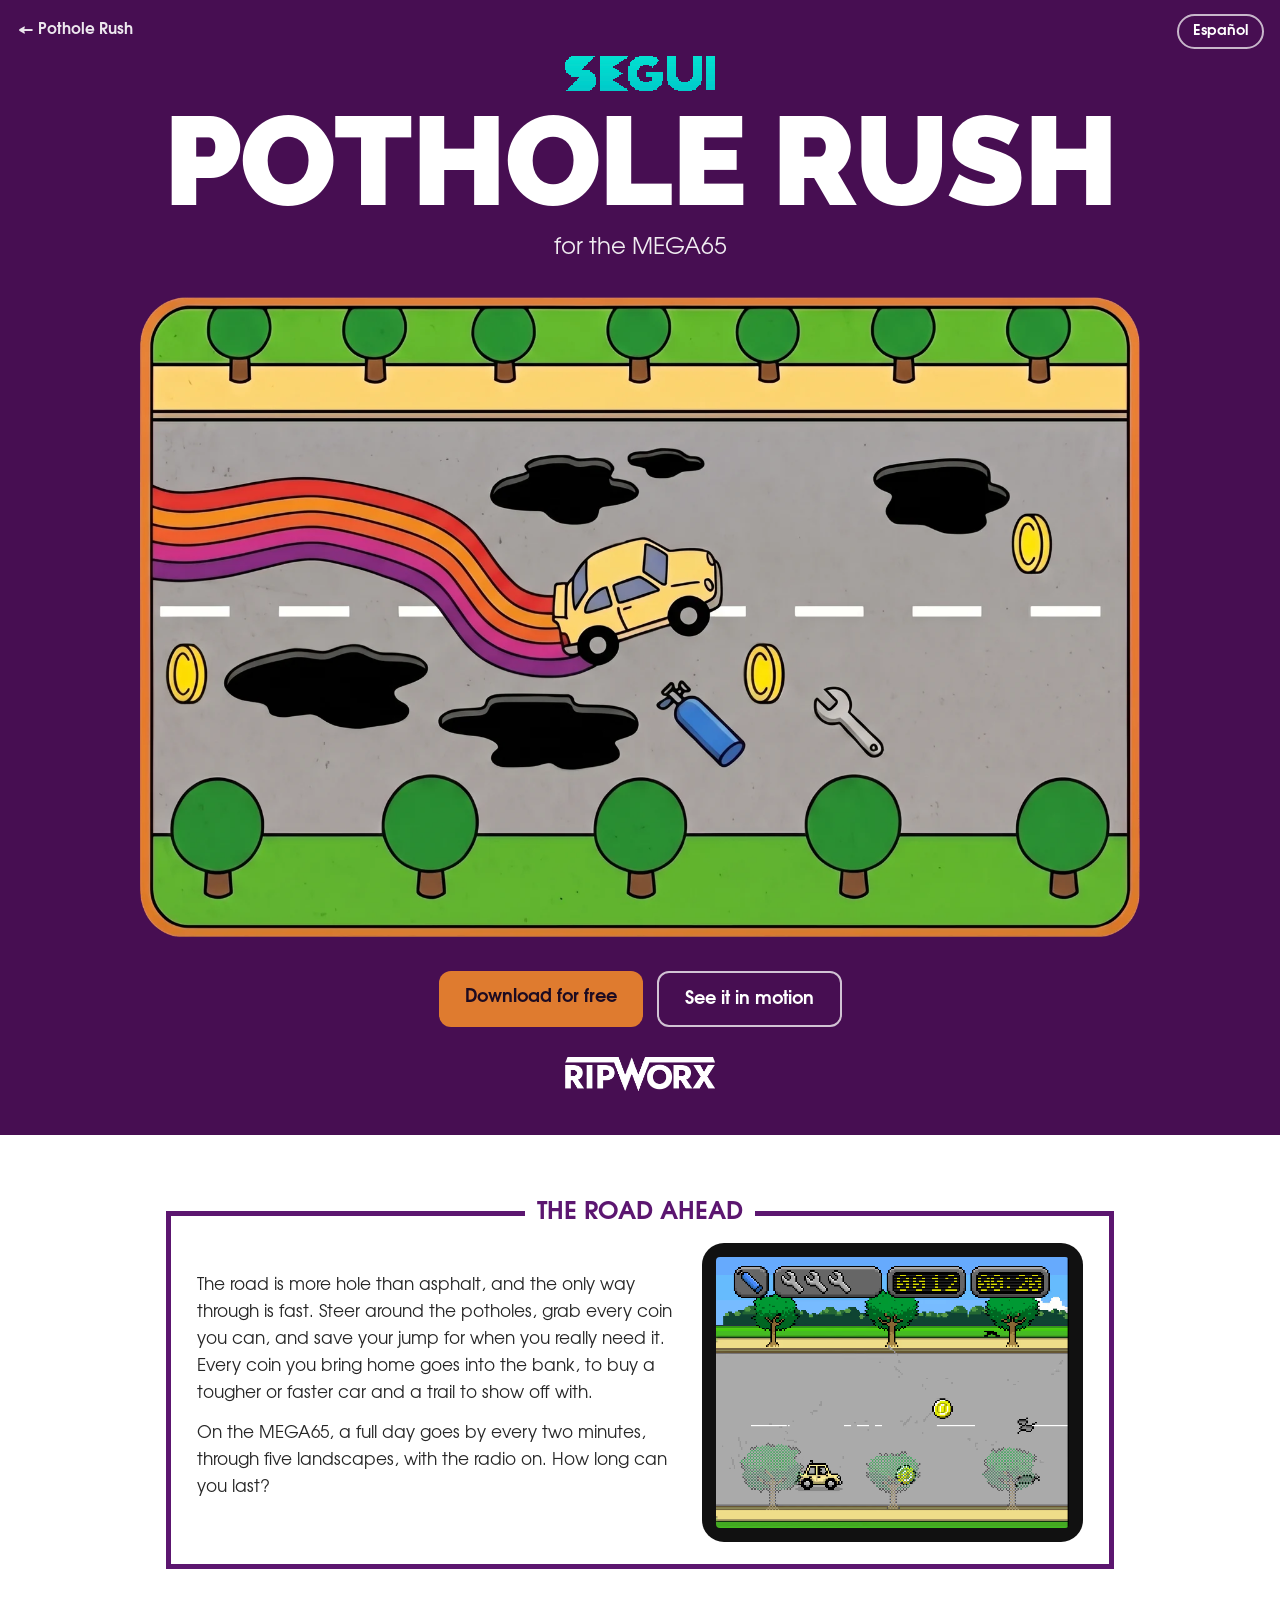
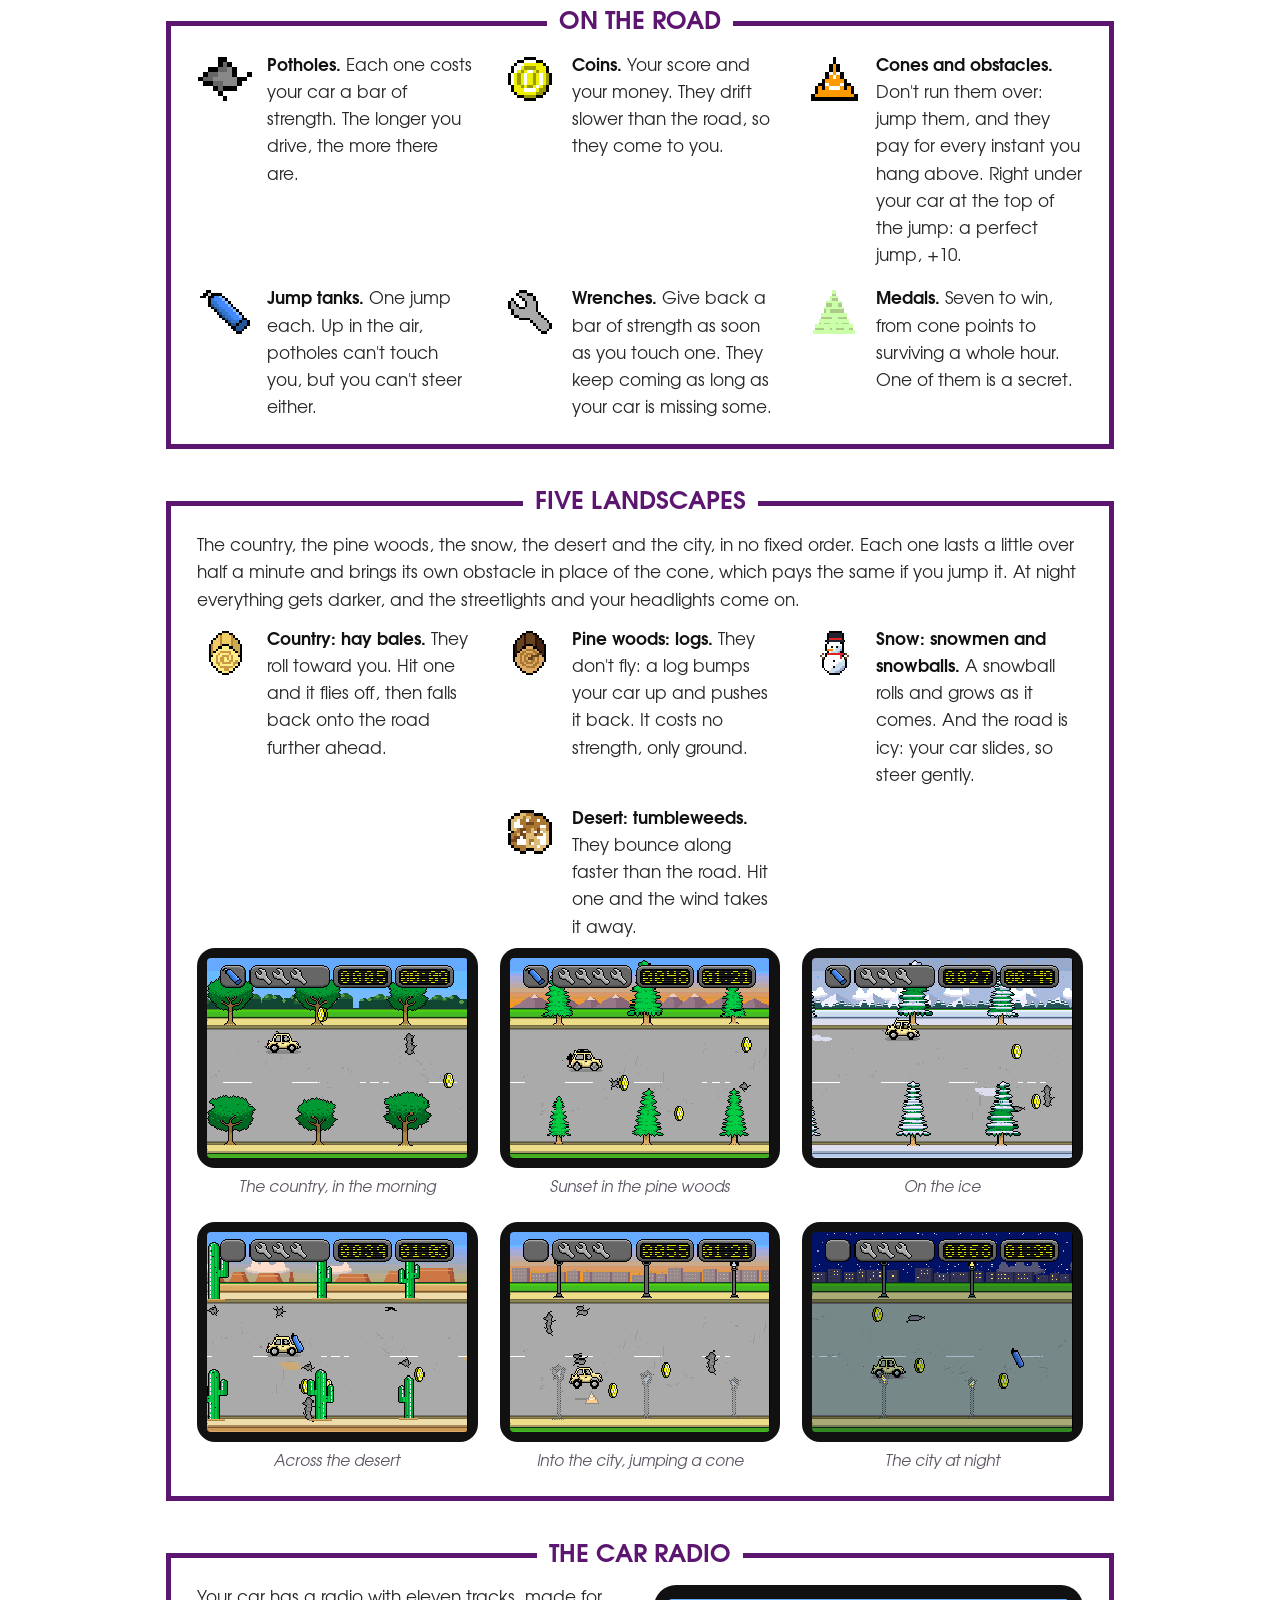
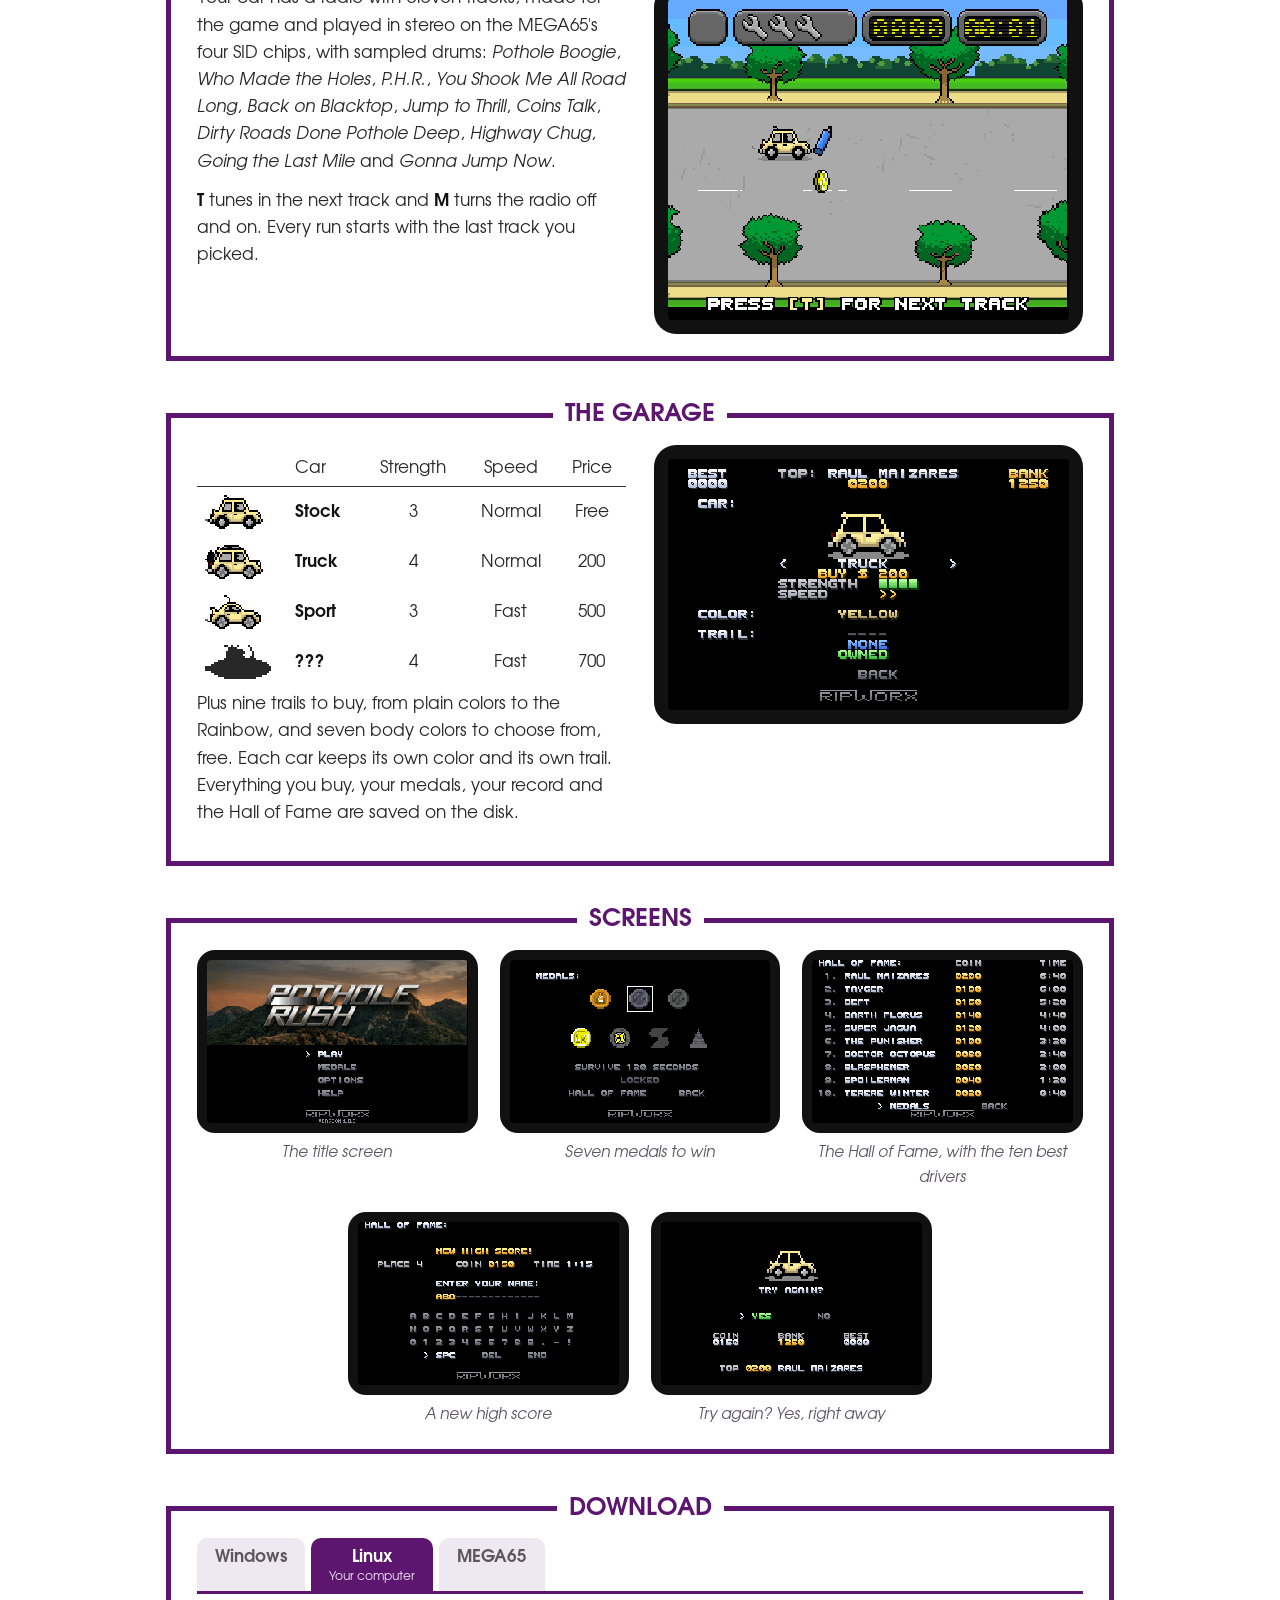
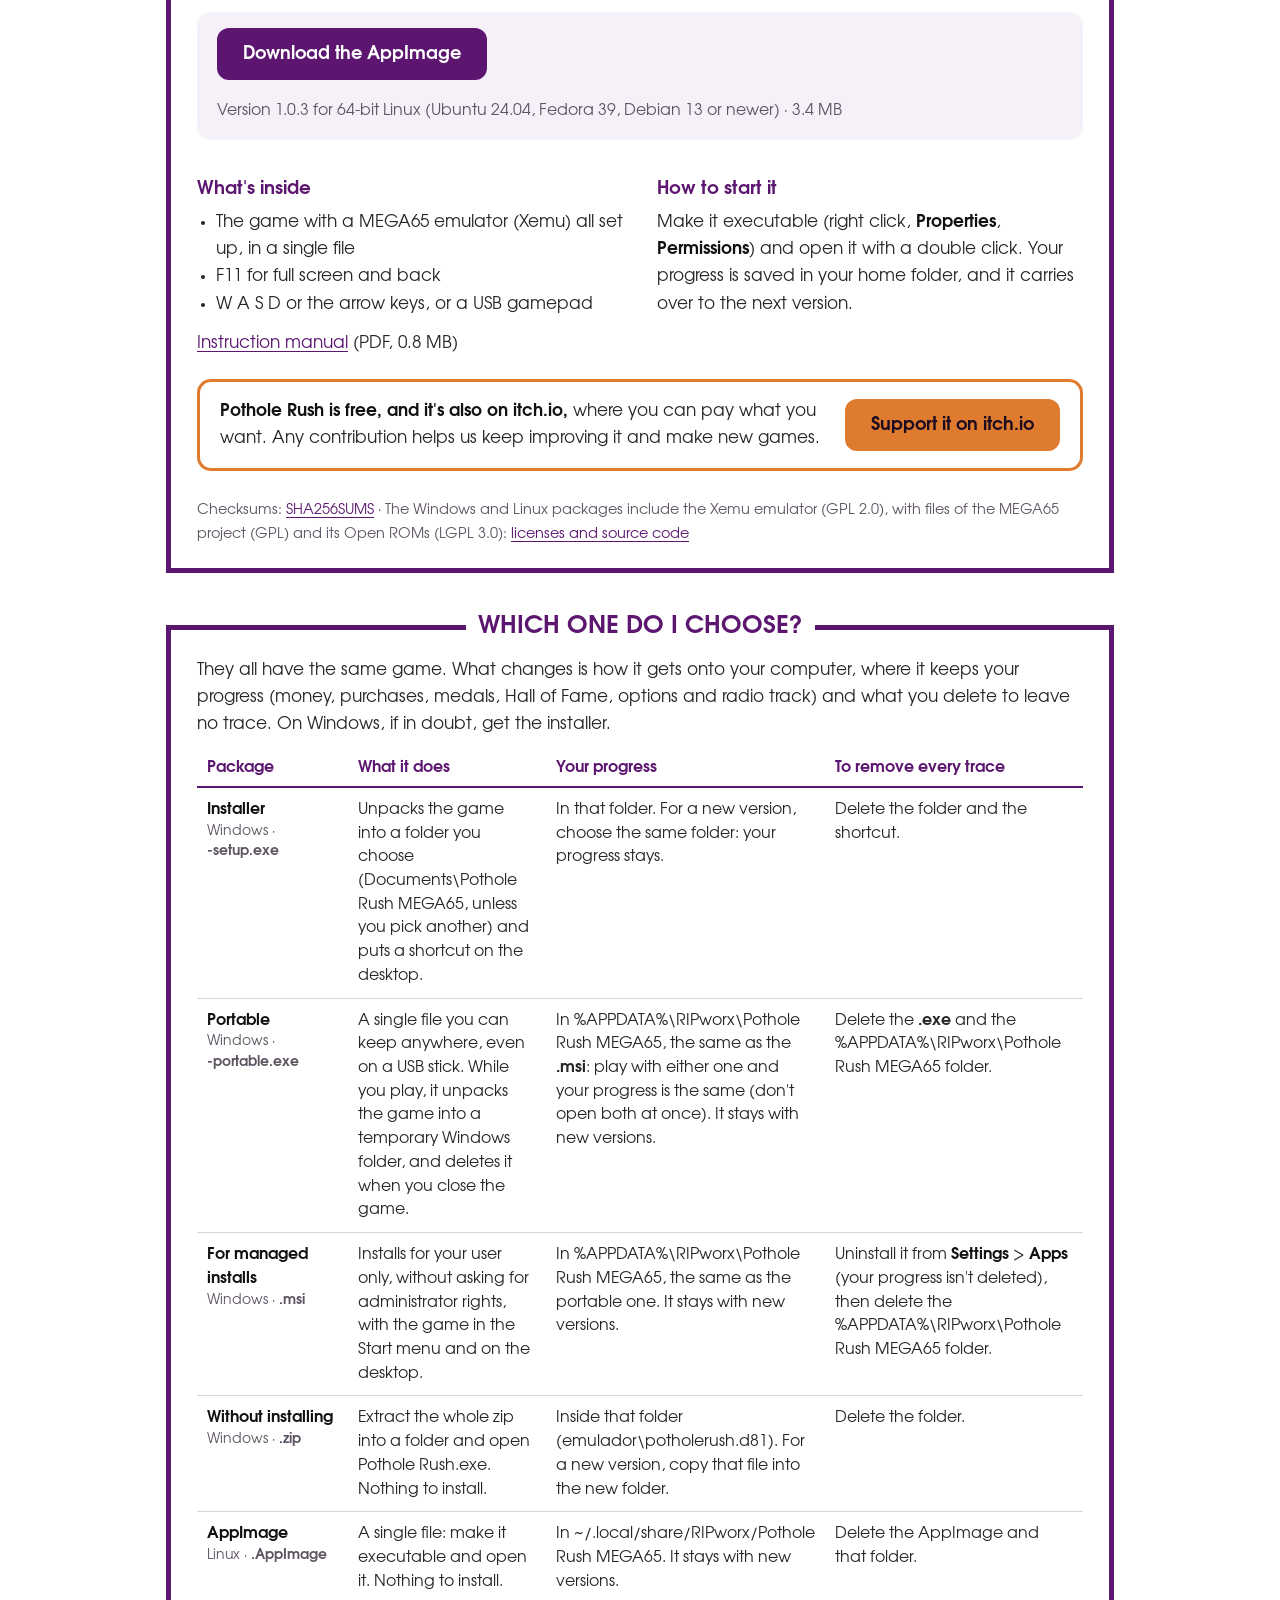
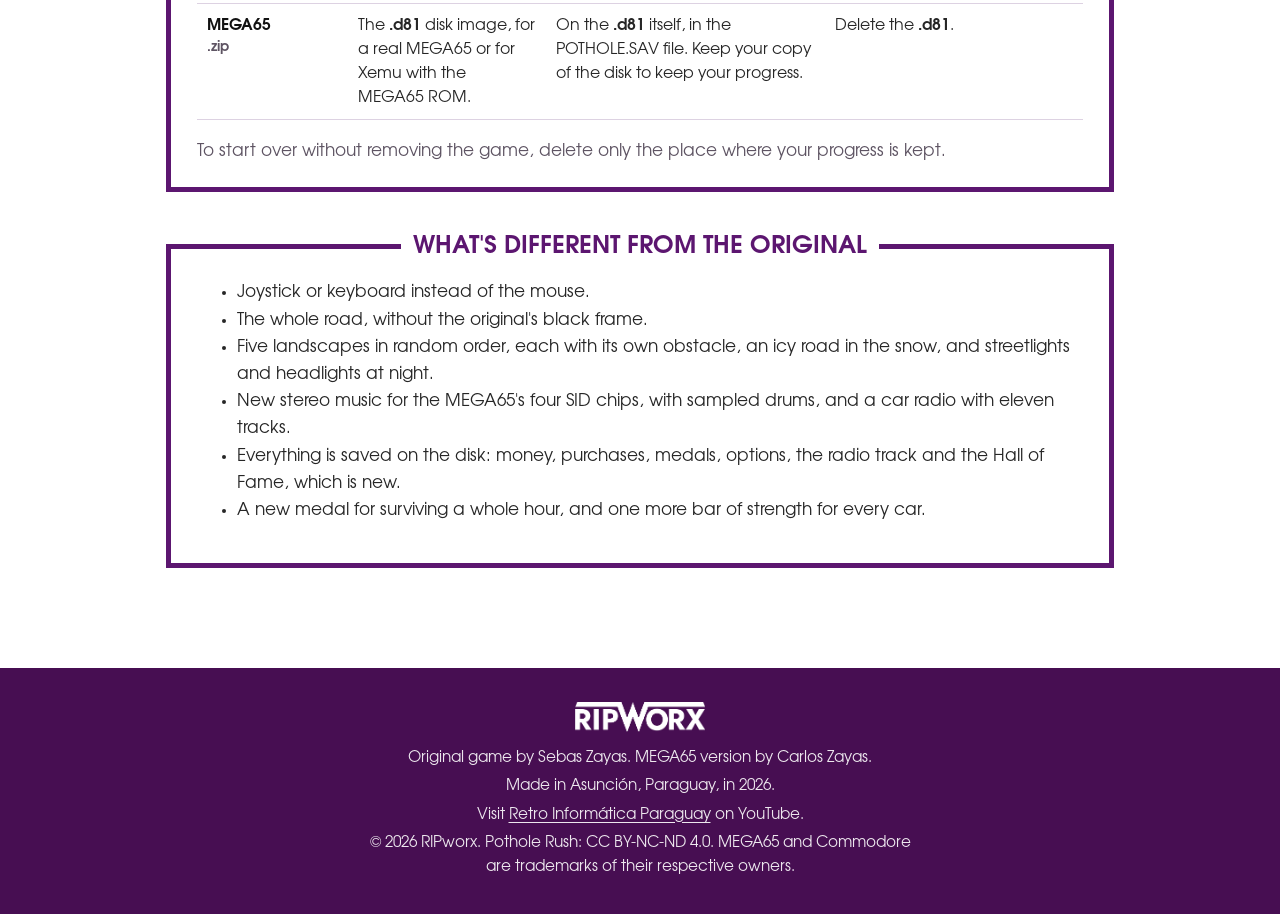
<file: potholerush/mega65/index.html>
<!doctype html>
<html lang="en" data-idioma="en"
      data-titulo-en="Pothole Rush for MEGA65 · RIPworx"
      data-titulo-es="Pothole Rush para MEGA65 · RIPworx">
<head>
<meta charset="utf-8">
<meta name="viewport" content="width=device-width, initial-scale=1">
<title>Pothole Rush for MEGA65 · RIPworx</title>
<meta name="description" content="Pothole Rush, the Scratch game by Sebas Zayas, on the MEGA65: five landscapes, stereo sound and a car radio. Free download for the MEGA65, Windows and Linux.">
<meta property="og:title" content="Pothole Rush for MEGA65">
<meta property="og:description" content="Dodge potholes, collect coins, jump over cones, through five landscapes. A RIPworx game for the MEGA65.">
<meta property="og:image" content="https://ripworx.dev/potholerush/img/portada-og.jpg">
<link rel="icon" href="../../img/icono-pr.png">
<link rel="apple-touch-icon" href="../../img/icono-pr.png">
<link rel="stylesheet" href="../../estilo.css?v=12">
<script src="../../idioma.js"></script>
</head>
<body>

<header class="caja-tapa">
  <a class="volver" href="../">&larr; Pothole Rush</a>
  <button class="idioma" type="button"><span lang="en">Español</span><span lang="es">English</span></button>
  <img class="segui" src="../img/segui.png" alt="SEGUI" width="928" height="216">
  <h1 class="titulo-juego">POTHOLE RUSH</h1>
  <p class="subtitulo"><span lang="en">for the MEGA65</span><span lang="es">para MEGA65</span></p>
  <img class="ilustracion" src="../img/portada.webp" width="1600" height="1023"
       alt="A yellow car with a rainbow trail jumps over a road full of potholes, coins, a jump tank and a wrench">
  <div class="acciones">
    <a class="boton lleno" href="#descargar"><span lang="en">Download for free</span><span lang="es">Descárgalo gratis</span></a>
    <a class="boton borde" href="#juego"><span lang="en">See it in motion</span><span lang="es">Míralo en movimiento</span></a>
  </div>
  <a href="../../"><img class="marca" src="../../img/ripworx-blanco.png" alt="RIPWORX" width="586" height="133"></a>
</header>

<main>

<section class="recuadro" id="juego">
  <h2><span lang="en">THE ROAD AHEAD</span><span lang="es">LA RUTA TE ESPERA</span></h2>
  <div class="portada-juego">
    <div>
      <p lang="en">The road is more hole than asphalt, and the only way through is fast. Steer around
      the potholes, grab every coin you can, and save your jump for when you really need it. Every
      coin you bring home goes into the bank, to buy a tougher or faster car and a trail to show off
      with.</p>
      <p lang="es">La ruta tiene más pozo que asfalto, y la única forma de pasar es ir rápido. Esquiva
      los baches, recoge todas las monedas que puedas y guarda el salto para cuando de verdad lo
      necesites. Cada moneda que traes a casa va al banco, para comprar un auto más resistente o más
      rápido y una estela para lucirte.</p>
      <p lang="en">On the MEGA65, a full day goes by every two minutes, through five landscapes,
      with the radio on. How long can you last?</p>
      <p lang="es">En la MEGA65, un día entero pasa cada dos minutos, por cinco paisajes, con la
      radio prendida. ¿Cuánto vas a aguantar?</p>
    </div>
    <figure class="tele">
      <video autoplay muted loop playsinline poster="img/partida-poster.png" width="960" height="736">
        <source src="img/partida.webm" type="video/webm">
        <source src="img/partida.mp4" type="video/mp4">
      </video>
    </figure>
  </div>
</section>

<section class="recuadro">
  <h2><span lang="en">ON THE ROAD</span><span lang="es">EN LA RUTA</span></h2>
  <ul class="objetos">
    <li><img src="img/bache.png" alt="">
      <div><b lang="en">Potholes.</b><b lang="es">Baches.</b>
      <span lang="en">Each one costs your car a bar of strength. The longer you drive, the more there are.</span>
      <span lang="es">Cada uno le cuesta a tu auto una barra de fortaleza. Cuanto más conduces, más hay.</span></div></li>
    <li><img src="img/moneda.png" alt="">
      <div><b lang="en">Coins.</b><b lang="es">Monedas.</b>
      <span lang="en">Your score and your money. They drift slower than the road, so they come to you.</span>
      <span lang="es">Son tu puntaje y tu dinero. Van más despacio que la ruta, así que vienen hacia ti.</span></div></li>
    <li><img src="img/cono.png" alt="">
      <div><b lang="en">Cones and obstacles.</b><b lang="es">Conos y obstáculos.</b>
      <span lang="en">Don't run them over: jump them, and they pay for every instant you hang above. Right under your car at the top of the jump: a perfect jump, +10.</span>
      <span lang="es">No los atropelles: sáltalos, y te pagan por cada instante que pasas encima. Justo debajo de tu auto en lo más alto del salto: salto perfecto, +10.</span></div></li>
    <li><img src="img/salto.png" alt="">
      <div><b lang="en">Jump tanks.</b><b lang="es">Tanques de salto.</b>
      <span lang="en">One jump each. Up in the air, potholes can't touch you, but you can't steer either.</span>
      <span lang="es">Un salto cada uno. En el aire, los baches no te tocan, pero tampoco puedes girar.</span></div></li>
    <li><img src="img/llave.png" alt="">
      <div><b lang="en">Wrenches.</b><b lang="es">Llaves.</b>
      <span lang="en">Give back a bar of strength as soon as you touch one. They keep coming as long as your car is missing some.</span>
      <span lang="es">Te devuelven una barra de fortaleza apenas las tocas. Siguen apareciendo mientras a tu auto le falte alguna.</span></div></li>
    <li><img src="img/medalla-5.png" alt="">
      <div><b lang="en">Medals.</b><b lang="es">Medallas.</b>
      <span lang="en">Seven to win, from cone points to surviving a whole hour. One of them is a secret.</span>
      <span lang="es">Siete para ganar, desde los puntos de cono hasta aguantar una hora entera. Una es secreta.</span></div></li>
  </ul>
</section>

<section class="recuadro">
  <h2><span lang="en">FIVE LANDSCAPES</span><span lang="es">CINCO PAISAJES</span></h2>
  <p lang="en">The country, the pine woods, the snow, the desert and the city, in no fixed order.
  Each one lasts a little over half a minute and brings its own obstacle in place of the cone,
  which pays the same if you jump it. At night everything gets darker, and the streetlights and
  your headlights come on.</p>
  <p lang="es">El campo, los pinares, la nieve, el desierto y la ciudad, sin un orden fijo. Cada uno
  dura poco más de medio minuto y trae su propio obstáculo en lugar del cono, que paga lo mismo si lo
  saltas. De noche todo se oscurece, y se prenden los faroles y los faros de tu auto.</p>
  <ul class="objetos">
    <li><img src="img/fardo.png" alt="">
      <div><b lang="en">Country: hay bales.</b><b lang="es">Campo: fardos de paja.</b>
      <span lang="en">They roll toward you. Hit one and it flies off, then falls back onto the road further ahead.</span>
      <span lang="es">Ruedan hacia ti. Si chocas uno sale volando, y vuelve a caer en la ruta más adelante.</span></div></li>
    <li><img src="img/tronco.png" alt="">
      <div><b lang="en">Pine woods: logs.</b><b lang="es">Pinares: troncos.</b>
      <span lang="en">They don't fly: a log bumps your car up and pushes it back. It costs no strength, only ground.</span>
      <span lang="es">No salen volando: un tronco hace saltar tu auto y lo empuja hacia atrás. No cuesta fortaleza, solo terreno.</span></div></li>
    <li><img src="img/muneco.png" alt="">
      <div><b lang="en">Snow: snowmen and snowballs.</b><b lang="es">Nieve: muñecos y bolas de nieve.</b>
      <span lang="en">A snowball rolls and grows as it comes. And the road is icy: your car slides, so steer gently.</span>
      <span lang="es">La bola rueda y crece mientras viene. Y la ruta está helada: tu auto resbala, así que gira con suavidad.</span></div></li>
    <li><img src="img/rodadora.png" alt="">
      <div><b lang="en">Desert: tumbleweeds.</b><b lang="es">Desierto: plantas rodadoras.</b>
      <span lang="en">They bounce along faster than the road. Hit one and the wind takes it away.</span>
      <span lang="es">Van rebotando, más rápido que la ruta. Si chocas una, se la lleva el viento.</span></div></li>
  </ul>
  <div class="galeria">
    <figure><div class="tele"><img src="img/campo.png" width="960" height="736" loading="lazy" alt=""></div>
      <figcaption><span lang="en">The country, in the morning</span><span lang="es">El campo, de mañana</span></figcaption></figure>
    <figure><div class="tele"><img src="img/pinos.png" width="960" height="736" loading="lazy" alt=""></div>
      <figcaption><span lang="en">Sunset in the pine woods</span><span lang="es">Atardecer en los pinares</span></figcaption></figure>
    <figure><div class="tele"><img src="img/nieve.png" width="960" height="736" loading="lazy" alt=""></div>
      <figcaption><span lang="en">On the ice</span><span lang="es">Sobre el hielo</span></figcaption></figure>
    <figure><div class="tele"><img src="img/desierto.png" width="960" height="736" loading="lazy" alt=""></div>
      <figcaption><span lang="en">Across the desert</span><span lang="es">Cruzando el desierto</span></figcaption></figure>
    <figure><div class="tele"><img src="img/ciudad.png" width="960" height="736" loading="lazy" alt=""></div>
      <figcaption><span lang="en">Into the city, jumping a cone</span><span lang="es">Llegando a la ciudad, saltando un cono</span></figcaption></figure>
    <figure><div class="tele"><img src="img/noche.png" width="960" height="736" loading="lazy" alt=""></div>
      <figcaption><span lang="en">The city at night</span><span lang="es">La ciudad de noche</span></figcaption></figure>
  </div>
</section>

<section class="recuadro">
  <h2><span lang="en">THE CAR RADIO</span><span lang="es">LA RADIO DEL AUTO</span></h2>
  <div class="dos">
    <div>
      <p lang="en">Your car has a radio with eleven tracks, made for the game and played in stereo
      on the MEGA65's four SID chips, with sampled drums: <i>Pothole Boogie</i>, <i>Who Made the
      Holes</i>, <i>P.H.R.</i>, <i>You Shook Me All Road Long</i>, <i>Back on Blacktop</i>,
      <i>Jump to Thrill</i>, <i>Coins Talk</i>, <i>Dirty Roads Done Pothole Deep</i>, <i>Highway
      Chug</i>, <i>Going the Last Mile</i> and <i>Gonna Jump Now</i>.</p>
      <p lang="es">Tu auto tiene una radio con once temas, hechos para el juego y tocados en estéreo
      con los cuatro chips SID de la MEGA65, con batería de muestras: <i>Pothole Boogie</i>,
      <i>Who Made the Holes</i>, <i>P.H.R.</i>, <i>You Shook Me All Road Long</i>, <i>Back on
      Blacktop</i>, <i>Jump to Thrill</i>, <i>Coins Talk</i>, <i>Dirty Roads Done Pothole
      Deep</i>, <i>Highway Chug</i>, <i>Going the Last Mile</i> y <i>Gonna Jump Now</i>.</p>
      <p lang="en"><b>T</b> tunes in the next track and <b>M</b> turns the radio off and on. Every
      run starts with the last track you picked.</p>
      <p lang="es"><b>T</b> sintoniza el tema siguiente y <b>M</b> apaga y prende la radio. Cada
      partida empieza con el último tema que elegiste.</p>
    </div>
    <figure class="tele"><img src="img/radio.png" width="960" height="768" loading="lazy" alt="The radio sign at the start of a run"></figure>
  </div>
</section>

<section class="recuadro">
  <h2><span lang="en">THE GARAGE</span><span lang="es">EL GARAJE</span></h2>
  <div class="dos">
    <div>
      <table class="autos">
        <thead><tr><th></th><th lang="en">Car</th><th lang="es">Auto</th>
          <th class="num" lang="en">Strength</th><th class="num" lang="es">Fortaleza</th>
          <th class="num" lang="en">Speed</th><th class="num" lang="es">Velocidad</th>
          <th class="num" lang="en">Price</th><th class="num" lang="es">Precio</th></tr></thead>
        <tbody>
          <tr><td><img src="img/auto-stock.png" alt=""></td><td><b>Stock</b></td><td class="num">3</td>
            <td class="num"><span lang="en">Normal</span><span lang="es">Normal</span></td>
            <td class="num"><span lang="en">Free</span><span lang="es">Gratis</span></td></tr>
          <tr><td><img src="img/auto-truck.png" alt=""></td><td><b>Truck</b></td><td class="num">4</td>
            <td class="num"><span lang="en">Normal</span><span lang="es">Normal</span></td><td class="num">200</td></tr>
          <tr><td><img src="img/auto-sport.png" alt=""></td><td><b>Sport</b></td><td class="num">3</td>
            <td class="num"><span lang="en">Fast</span><span lang="es">Rápida</span></td><td class="num">500</td></tr>
          <tr><td><img src="img/auto-secreto.png" alt=""></td><td><b>???</b></td><td class="num">4</td>
            <td class="num"><span lang="en">Fast</span><span lang="es">Rápida</span></td><td class="num">700</td></tr>
        </tbody>
      </table>
      <p lang="en">Plus nine trails to buy, from plain colors to the Rainbow, and seven body colors to
      choose from, free. Each car keeps its own color and its own trail. Everything you buy, your
      medals, your record and the Hall of Fame are saved on the disk.</p>
      <p lang="es">Y nueve estelas para comprar, desde colores lisos hasta la Rainbow, y siete colores
      de carrocería para elegir, gratis. Cada auto guarda su color y su estela. Todo lo que compras,
      tus medallas, tu récord y el salón de la fama se guardan en el disco.</p>
    </div>
    <figure class="tele"><img src="img/seleccion.png" width="960" height="600" alt="The garage screen"></figure>
  </div>
</section>

<section class="recuadro">
  <h2><span lang="en">SCREENS</span><span lang="es">PANTALLAS</span></h2>
  <div class="galeria">
    <figure><div class="tele"><img src="img/titulo.png" width="960" height="600" loading="lazy" alt=""></div>
      <figcaption><span lang="en">The title screen</span><span lang="es">La pantalla de título</span></figcaption></figure>
    <figure><div class="tele"><img src="img/medallas.png" width="960" height="600" loading="lazy" alt=""></div>
      <figcaption><span lang="en">Seven medals to win</span><span lang="es">Siete medallas para ganar</span></figcaption></figure>
    <figure><div class="tele"><img src="img/fama.png" width="960" height="600" loading="lazy" alt=""></div>
      <figcaption><span lang="en">The Hall of Fame, with the ten best drivers</span><span lang="es">El salón de la fama, con los diez mejores conductores</span></figcaption></figure>
    <figure><div class="tele"><img src="img/nombre.png" width="960" height="600" loading="lazy" alt=""></div>
      <figcaption><span lang="en">A new high score</span><span lang="es">Un puntaje nuevo para el salón</span></figcaption></figure>
    <figure><div class="tele"><img src="img/tryagain.png" width="960" height="600" loading="lazy" alt=""></div>
      <figcaption><span lang="en">Try again? Yes, right away</span><span lang="es">¿Otra vez? Sí, enseguida</span></figcaption></figure>
  </div>
</section>

<section class="recuadro" id="descargar">
  <h2><span lang="en">DOWNLOAD</span><span lang="es">DESCARGA</span></h2>
  <div class="pestanas" role="tablist">
    <button role="tab" id="p-win" aria-controls="d-win">Windows<small class="tuyo"><span lang="en">Your computer</span><span lang="es">Tu equipo</span></small></button>
    <button role="tab" id="p-lin" aria-controls="d-lin">Linux<small class="tuyo"><span lang="en">Your computer</span><span lang="es">Tu equipo</span></small></button>
    <button role="tab" id="p-m65" aria-controls="d-m65">MEGA65<small class="tuyo"><span lang="en">Your computer</span><span lang="es">Tu equipo</span></small></button>
  </div>

  <div class="panel" role="tabpanel" id="d-win" aria-labelledby="p-win">
    <h3 class="sin-js">Windows</h3>
    <div class="descarga">
    <div class="zip">
      <a class="boton" href="../../descargas/PotholeRush-MEGA65-Windows-1.0.3-x64-setup.exe" download><span lang="en">Download the installer</span><span lang="es">Descargar el instalador</span></a>
      <p><span lang="en">Version 1.0.3 for Windows 10 and 11 (64-bit) · 1.5 MB</span><span lang="es">Versión 1.0.3 para Windows 10 y 11 (64 bits) · 1,5 MB</span><br>
      <span lang="en">Also: <a href="../../descargas/PotholeRush-MEGA65-Windows-1.0.3-x64-portable.exe" download>portable, a single file (.exe, 1.5 MB)</a> · <a href="../../descargas/PotholeRush-MEGA65-Windows-1.0.3-x64.zip" download>without installing (.zip, 2.0 MB)</a> · <a href="../../descargas/PotholeRush-MEGA65-Windows-1.0.3-x64.msi" download>for managed installs (.msi, 2.2 MB)</a></span>
      <span lang="es">También: <a href="../../descargas/PotholeRush-MEGA65-Windows-1.0.3-x64-portable.exe" download>portátil, un solo archivo (.exe, 1,5 MB)</a> · <a href="../../descargas/PotholeRush-MEGA65-Windows-1.0.3-x64.zip" download>sin instalar (.zip, 2,0 MB)</a> · <a href="../../descargas/PotholeRush-MEGA65-Windows-1.0.3-x64.msi" download>para instalaciones administradas (.msi, 2,2 MB)</a></span></p>
    </div>
    <div>
      <h3 lang="en">What's inside</h3><h3 lang="es">Qué trae</h3>
      <ul lang="en"><li>The game with a MEGA65 emulator (Xemu) all set up: it starts by itself, in a window</li>
        <li>F11 for full screen and back</li><li>W A S D or the arrow keys, or a USB gamepad</li></ul>
      <ul lang="es"><li>El juego con un emulador de MEGA65 (Xemu) ya preparado: arranca solo, en una ventana</li>
        <li>F11 para pantalla completa y volver</li><li>W A S D o las flechas del teclado, o un gamepad USB</li></ul>
      <p class="manual" lang="en"><a href="../../descargas/PotholeRush-MEGA65-1.0.3-Manual-EN.pdf">Instruction manual</a> (PDF, 0.8 MB)</p>
      <p class="manual" lang="es"><a href="../../descargas/PotholeRush-MEGA65-1.0.3-Manual-ES.pdf">Manual de instrucciones</a> (PDF, 0,8 MB)</p>
    </div>
    <div>
      <h3 lang="en">Before you start</h3><h3 lang="es">Antes de empezar</h3>
      <p class="aviso" lang="en">Windows may say the program comes from an "unknown publisher". Click
      <b>More info</b> and then <b>Run anyway</b>.</p>
      <p class="aviso" lang="es">Windows puede avisar que el programa es de un "editor desconocido". Haz clic en
      <b>Más información</b> y después en <b>Ejecutar de todos modos</b>.</p>
      <p lang="en">Not sure which one to get? <a href="#paquetes">See what each package does</a>, where it
      saves your progress and how to remove it.</p>
      <p lang="es">¿No sabes cuál bajar? <a href="#paquetes">Mira qué hace cada paquete</a>, dónde guarda tu
      avance y cómo quitarlo.</p>
    </div>
    </div>
  </div>

  <div class="panel" role="tabpanel" id="d-lin" aria-labelledby="p-lin">
    <h3 class="sin-js">Linux</h3>
    <div class="descarga">
    <div class="zip">
      <a class="boton" href="../../descargas/PotholeRush-MEGA65-Linux-1.0.3-x86_64.AppImage" download><span lang="en">Download the AppImage</span><span lang="es">Descargar el AppImage</span></a>
      <p><span lang="en">Version 1.0.3 for 64-bit Linux (Ubuntu 24.04, Fedora 39, Debian 13 or newer) · 3.4 MB</span><span lang="es">Versión 1.0.3 para Linux de 64 bits (Ubuntu 24.04, Fedora 39, Debian 13 o más nuevos) · 3,4 MB</span></p>
    </div>
    <div>
      <h3 lang="en">What's inside</h3><h3 lang="es">Qué trae</h3>
      <ul lang="en"><li>The game with a MEGA65 emulator (Xemu) all set up, in a single file</li>
        <li>F11 for full screen and back</li><li>W A S D or the arrow keys, or a USB gamepad</li></ul>
      <ul lang="es"><li>El juego con un emulador de MEGA65 (Xemu) ya preparado, en un solo archivo</li>
        <li>F11 para pantalla completa y volver</li><li>W A S D o las flechas del teclado, o un gamepad USB</li></ul>
      <p class="manual" lang="en"><a href="../../descargas/PotholeRush-MEGA65-1.0.3-Manual-EN.pdf">Instruction manual</a> (PDF, 0.8 MB)</p>
      <p class="manual" lang="es"><a href="../../descargas/PotholeRush-MEGA65-1.0.3-Manual-ES.pdf">Manual de instrucciones</a> (PDF, 0,8 MB)</p>
    </div>
    <div>
      <h3 lang="en">How to start it</h3><h3 lang="es">Cómo abrirlo</h3>
      <p lang="en">Make it executable (right click, <b>Properties</b>, <b>Permissions</b>) and open it
      with a double click. Your progress is saved in your home folder, and it carries over to the next
      version.</p>
      <p lang="es">Hazlo ejecutable (botón derecho, <b>Propiedades</b>, <b>Permisos</b>) y ábrelo con
      doble clic. Tu avance se guarda en tu carpeta personal y pasa solo a la próxima versión.</p>
    </div>
    </div>
  </div>

  <div class="panel" role="tabpanel" id="d-m65" aria-labelledby="p-m65">
    <h3 class="sin-js">MEGA65</h3>
    <div class="descarga">
    <div class="zip">
      <a class="boton" href="../../descargas/PotholeRush-MEGA65-1.0.3.zip" download>
        <span lang="en">Download the ZIP</span><span lang="es">Descargar el ZIP</span></a>
      <p><span lang="en">Version 1.0.3 for PAL and NTSC · 1.7 MB</span><span lang="es">Versión 1.0.3 para PAL y NTSC · 1,7 MB</span></p>
    </div>
    <div>
      <h3 lang="en">What's inside</h3><h3 lang="es">Qué trae</h3>
      <ul lang="en">
        <li><code>.d81</code> disk image, where the game also saves your progress</li>
        <li>The instruction manual in English and in Spanish (PDF)</li>
      </ul>
      <ul lang="es">
        <li>Imagen de disco <code>.d81</code>, donde el juego también guarda tu avance</li>
        <li>El manual de instrucciones en español y en inglés (PDF)</li>
      </ul>
      <h3 lang="en">What you need</h3><h3 lang="es">Qué necesitas</h3>
      <p lang="en">A MEGA65 (PAL or NTSC: the game works on both). A joystick in either port, or just
      the keyboard. Or the <a href="https://github.com/lgblgblgb/xemu">Xemu</a> emulator with the
      MEGA65 ROM.</p>
      <p lang="es">Una MEGA65 (PAL o NTSC: el juego anda en las dos). Un joystick en cualquier puerto, o
      solo el teclado. O el emulador <a href="https://github.com/lgblgblgb/xemu">Xemu</a> con la ROM
      de la MEGA65.</p>
    </div>
    <div>
      <h3 lang="en">How to load it</h3><h3 lang="es">Cómo cargarlo</h3>
      <p lang="en">Copy the <code>.d81</code> to the SD card and mount it as drive 8 (from the Freezer
      menu: hold RESTORE for a moment). Then type <code>RUN "POTHOLE"</code>. It takes a couple of
      seconds to load. The disk must stay in drive 8: that's where your progress goes. It can't save
      on a real floppy disk.</p>
      <p lang="es">Copia el <code>.d81</code> a la tarjeta SD y móntalo como unidad 8 (desde el menú
      del Freezer: mantén apretada RESTORE un momento). Después escribe <code>RUN "POTHOLE"</code>.
      Tarda un par de segundos en cargar. El disco tiene que quedar en la unidad 8: ahí se guarda tu
      avance. En un disquete de verdad no puede guardar.</p>
      <h3 lang="en">Share it</h3><h3 lang="es">Compártelo</h3>
      <p lang="en">You may copy and share the zip and everything in it, free of charge and for
      non-commercial purposes, as is and crediting its authors:
      <a href="https://creativecommons.org/licenses/by-nc-nd/4.0/">CC BY-NC-ND 4.0</a> license.</p>
      <p lang="es">Puedes copiar y compartir el zip y todo lo que trae, gratis y sin fines
      comerciales, tal cual y diciendo quiénes son sus autores: licencia
      <a href="https://creativecommons.org/licenses/by-nc-nd/4.0/deed.es">CC BY-NC-ND 4.0</a>.</p>
    </div>
    </div>
  </div>

  <div class="apoyo">
    <div>
      <p lang="en"><b>Pothole Rush is free, and it's also on itch.io,</b> where you can pay what you
      want. Any contribution helps us keep improving it and make new games.</p>
      <p lang="es"><b>Pothole Rush es gratis, y también está en itch.io,</b> donde puedes pagar lo
      que quieras. Cualquier aporte nos ayuda a seguir mejorándolo y a hacer juegos nuevos.</p>
    </div>
    <a class="boton lleno" href="https://czayas.itch.io/pothole-rush"><span lang="en">Support it on itch.io</span><span lang="es">Apóyalo en itch.io</span></a>
  </div>
  <p class="sumas"><span lang="en">Checksums: <a href="../../descargas/PotholeRush-MEGA65-1.0.3-SHA256SUMS.txt">SHA256SUMS</a> · The Windows and Linux packages include the Xemu emulator (GPL 2.0), with files of the MEGA65 project (GPL) and its Open ROMs (LGPL 3.0): <a href="../../descargas/PotholeRush-MEGA65-1.0.3-sources.txt">licenses and source code</a></span><span lang="es">Sumas de verificación: <a href="../../descargas/PotholeRush-MEGA65-1.0.3-SHA256SUMS.txt">SHA256SUMS</a> · Los paquetes de Windows y Linux traen el emulador Xemu (GPL 2.0), con archivos del proyecto MEGA65 (GPL) y sus Open ROMs (LGPL 3.0): <a href="../../descargas/PotholeRush-MEGA65-1.0.3-sources.txt">licencias y código fuente</a></span></p>
</section>

<section class="recuadro" id="paquetes">
  <h2><span lang="en">WHICH ONE DO I CHOOSE?</span><span lang="es">¿QUÉ PAQUETE ELIJO?</span></h2>
  <p lang="en">They all have the same game. What changes is how it gets onto your computer, where it
  keeps your progress (money, purchases, medals, Hall of Fame, options and radio track) and what you
  delete to leave no trace. On Windows, if in doubt, get the installer.</p>
  <p lang="es">Todos traen el mismo juego. Lo que cambia es cómo llega a tu equipo, dónde guarda tu
  avance (dinero, compras, medallas, salón de la fama, opciones y tema de la radio) y qué borrar para
  no dejar rastros. En Windows, si dudas, baja el instalador.</p>
  <div class="tabla-paquetes">
  <table class="paquetes">
    <thead><tr>
      <th><span lang="en">Package</span><span lang="es">Paquete</span></th>
      <th><span lang="en">What it does</span><span lang="es">Qué hace</span></th>
      <th><span lang="en">Your progress</span><span lang="es">Tu avance</span></th>
      <th><span lang="en">To remove every trace</span><span lang="es">Para no dejar rastros</span></th>
    </tr></thead>
    <tbody>
      <tr><td><b lang="en">Installer</b><b lang="es">Instalador</b> <small>Windows · <code>-setup.exe</code></small></td>
        <td><span class="rotulo"><span lang="en">What it does:</span><span lang="es">Qué hace:</span></span><span lang="en">Unpacks the game into a folder you choose (Documents\Pothole Rush MEGA65, unless you pick another) and puts a shortcut on the desktop.</span>
            <span lang="es">Descomprime el juego en la carpeta que elijas (Documentos\Pothole Rush MEGA65, si no eliges otra) y pone un acceso directo en el escritorio.</span></td>
        <td><span class="rotulo"><span lang="en">Your progress:</span><span lang="es">Tu avance:</span></span><span lang="en">In that folder. For a new version, choose the same folder: your progress stays.</span>
            <span lang="es">En esa carpeta. Para una versión nueva, elige la misma carpeta: tu avance se queda.</span></td>
        <td><span class="rotulo"><span lang="en">To remove every trace:</span><span lang="es">Para no dejar rastros:</span></span><span lang="en">Delete the folder and the shortcut.</span>
            <span lang="es">Borra la carpeta y el acceso directo.</span></td></tr>
      <tr><td><b lang="en">Portable</b><b lang="es">Portátil</b> <small>Windows · <code>-portable.exe</code></small></td>
        <td><span class="rotulo"><span lang="en">What it does:</span><span lang="es">Qué hace:</span></span><span lang="en">A single file you can keep anywhere, even on a USB stick. While you play, it unpacks the game into a temporary Windows folder, and deletes it when you close the game.</span>
            <span lang="es">Un solo archivo que puedes guardar donde quieras, también en un pendrive. Mientras juegas, descomprime el juego en una carpeta temporal de Windows y la borra al cerrar el juego.</span></td>
        <td><span class="rotulo"><span lang="en">Your progress:</span><span lang="es">Tu avance:</span></span><span lang="en">In %APPDATA%\RIPworx\Pothole Rush MEGA65, the same as the <code>.msi</code>: play with either one and your progress is the same (don't open both at once). It stays with new versions.</span>
            <span lang="es">En %APPDATA%\RIPworx\Pothole Rush MEGA65, la misma que el <code>.msi</code>: juegues con uno o con el otro, el avance es el mismo (no abras los dos a la vez). Se conserva con las versiones nuevas.</span></td>
        <td><span class="rotulo"><span lang="en">To remove every trace:</span><span lang="es">Para no dejar rastros:</span></span><span lang="en">Delete the <code>.exe</code> and the %APPDATA%\RIPworx\Pothole Rush MEGA65 folder.</span>
            <span lang="es">Borra el <code>.exe</code> y la carpeta %APPDATA%\RIPworx\Pothole Rush MEGA65.</span></td></tr>
      <tr><td><b lang="en">For managed installs</b><b lang="es">Para instalaciones administradas</b> <small>Windows · <code>.msi</code></small></td>
        <td><span class="rotulo"><span lang="en">What it does:</span><span lang="es">Qué hace:</span></span><span lang="en">Installs for your user only, without asking for administrator rights, with the game in the Start menu and on the desktop.</span>
            <span lang="es">Instala solo para tu usuario, sin pedir permisos de administrador, con el juego en el menú Inicio y en el escritorio.</span></td>
        <td><span class="rotulo"><span lang="en">Your progress:</span><span lang="es">Tu avance:</span></span><span lang="en">In %APPDATA%\RIPworx\Pothole Rush MEGA65, the same as the portable one. It stays with new versions.</span>
            <span lang="es">En %APPDATA%\RIPworx\Pothole Rush MEGA65, la misma que el portátil. Se conserva con las versiones nuevas.</span></td>
        <td><span class="rotulo"><span lang="en">To remove every trace:</span><span lang="es">Para no dejar rastros:</span></span><span lang="en">Uninstall it from <b>Settings</b> &gt; <b>Apps</b> (your progress isn't deleted), then delete the %APPDATA%\RIPworx\Pothole Rush MEGA65 folder.</span>
            <span lang="es">Desinstálalo desde <b>Configuración</b> &gt; <b>Aplicaciones</b> (tu avance no se borra) y después borra la carpeta %APPDATA%\RIPworx\Pothole Rush MEGA65.</span></td></tr>
      <tr><td><b lang="en">Without installing</b><b lang="es">Sin instalar</b> <small>Windows · <code>.zip</code></small></td>
        <td><span class="rotulo"><span lang="en">What it does:</span><span lang="es">Qué hace:</span></span><span lang="en">Extract the whole zip into a folder and open Pothole Rush.exe. Nothing to install.</span>
            <span lang="es">Descomprime todo el zip en una carpeta y abre Pothole Rush.exe. No se instala nada.</span></td>
        <td><span class="rotulo"><span lang="en">Your progress:</span><span lang="es">Tu avance:</span></span><span lang="en">Inside that folder (emulador\potholerush.d81). For a new version, copy that file into the new folder.</span>
            <span lang="es">Dentro de esa carpeta (emulador\potholerush.d81). Para una versión nueva, copia ese archivo a la carpeta nueva.</span></td>
        <td><span class="rotulo"><span lang="en">To remove every trace:</span><span lang="es">Para no dejar rastros:</span></span><span lang="en">Delete the folder.</span><span lang="es">Borra la carpeta.</span></td></tr>
      <tr><td><b>AppImage</b> <small>Linux · <code>.AppImage</code></small></td>
        <td><span class="rotulo"><span lang="en">What it does:</span><span lang="es">Qué hace:</span></span><span lang="en">A single file: make it executable and open it. Nothing to install.</span>
            <span lang="es">Un solo archivo: hazlo ejecutable y ábrelo. No se instala nada.</span></td>
        <td><span class="rotulo"><span lang="en">Your progress:</span><span lang="es">Tu avance:</span></span><span lang="en">In ~/.local/share/RIPworx/Pothole Rush MEGA65. It stays with new versions.</span>
            <span lang="es">En ~/.local/share/RIPworx/Pothole Rush MEGA65. Se conserva con las versiones nuevas.</span></td>
        <td><span class="rotulo"><span lang="en">To remove every trace:</span><span lang="es">Para no dejar rastros:</span></span><span lang="en">Delete the AppImage and that folder.</span><span lang="es">Borra el AppImage y esa carpeta.</span></td></tr>
      <tr><td><b>MEGA65</b> <small><code>.zip</code></small></td>
        <td><span class="rotulo"><span lang="en">What it does:</span><span lang="es">Qué hace:</span></span><span lang="en">The <code>.d81</code> disk image, for a real MEGA65 or for Xemu with the MEGA65 ROM.</span>
            <span lang="es">La imagen de disco <code>.d81</code>, para una MEGA65 de verdad o para Xemu con la ROM de la MEGA65.</span></td>
        <td><span class="rotulo"><span lang="en">Your progress:</span><span lang="es">Tu avance:</span></span><span lang="en">On the <code>.d81</code> itself, in the POTHOLE.SAV file. Keep your copy of the disk to keep your progress.</span>
            <span lang="es">En el mismo <code>.d81</code>, en el archivo POTHOLE.SAV. Guarda tu copia del disco para conservar tu avance.</span></td>
        <td><span class="rotulo"><span lang="en">To remove every trace:</span><span lang="es">Para no dejar rastros:</span></span><span lang="en">Delete the <code>.d81</code>.</span><span lang="es">Borra el <code>.d81</code>.</span></td></tr>
    </tbody>
  </table>
  </div>
  <p class="nota" lang="en">To start over without removing the game, delete only the place where your progress is kept.</p>
  <p class="nota" lang="es">Para empezar de cero sin quitar el juego, borra solo el lugar donde se guarda tu avance.</p>
</section>

<script>
(function () {
  document.documentElement.classList.add('js');
  var ua = navigator.userAgent, so = /Windows/.test(ua) ? 'win' : (/Linux/.test(ua) && !/Android/.test(ua)) ? 'lin' : 'm65';
  var botones = document.querySelectorAll('.pestanas [role=tab]');
  var elegida = so;
  try { var g = localStorage.getItem('pestana-descarga-mega65'); if (g && document.getElementById('p-' + g)) elegida = g; } catch (e) {}
  function mostrar(cual) {
    botones.forEach(function (b) {
      var si = b.id === 'p-' + cual; b.setAttribute('aria-selected', si); b.tabIndex = si ? 0 : -1;
      document.getElementById(b.getAttribute('aria-controls')).hidden = !si;
    });
  }
  botones.forEach(function (b, k) {
    if (b.id === 'p-' + so) b.classList.add('es-tuyo');
    b.addEventListener('click', function () { var c = b.id.slice(2); mostrar(c); try { localStorage.setItem('pestana-descarga-mega65', c); } catch (e) {} });
    b.addEventListener('keydown', function (e) {
      var d = e.key === 'ArrowRight' ? 1 : e.key === 'ArrowLeft' ? -1 : 0; if (!d) return;
      var n = botones[(k + d + botones.length) % botones.length]; n.focus(); n.click();
    });
  });
  mostrar(elegida);
})();
</script>

<section class="recuadro historia">
  <h2><span lang="en">WHAT'S DIFFERENT FROM THE ORIGINAL</span><span lang="es">QUÉ CAMBIA RESPECTO DEL ORIGINAL</span></h2>
  <ul lang="en">
    <li>Joystick or keyboard instead of the mouse.</li>
    <li>The whole road, without the original's black frame.</li>
    <li>Five landscapes in random order, each with its own obstacle, an icy road in the snow, and streetlights and headlights at night.</li>
    <li>New stereo music for the MEGA65's four SID chips, with sampled drums, and a car radio with eleven tracks.</li>
    <li>Everything is saved on the disk: money, purchases, medals, options, the radio track and the Hall of Fame, which is new.</li>
    <li>A new medal for surviving a whole hour, and one more bar of strength for every car.</li>
  </ul>
  <ul lang="es">
    <li>Joystick o teclado en lugar del mouse.</li>
    <li>La ruta entera, sin el marco negro del original.</li>
    <li>Cinco paisajes en orden al azar, cada uno con su obstáculo, la ruta helada en la nieve, y faroles y faros de noche.</li>
    <li>Música nueva en estéreo para los cuatro chips SID de la MEGA65, con batería de muestras, y una radio en el auto con once temas.</li>
    <li>Todo se guarda en el disco: el dinero, las compras, las medallas, las opciones, el tema de la radio y el salón de la fama, que es nuevo.</li>
    <li>Una medalla nueva por aguantar una hora entera, y una barra más de fortaleza en cada auto.</li>
  </ul>
</section>

</main>

<footer>
  <a href="../../"><img src="../../img/ripworx-blanco.png" alt="RIPWORX" width="586" height="133"></a>
  <p lang="en">Original game by Sebas Zayas. MEGA65 version by Carlos Zayas.</p>
  <p lang="es">Juego original de Sebas Zayas. Versión para MEGA65 de Carlos Zayas.</p>
  <p lang="en">Made in Asunción, Paraguay, in 2026.</p>
  <p lang="es">Hecho en Asunción, Paraguay, en 2026.</p>
  <p lang="en">Visit <a href="https://www.youtube.com/@retroinfopy">Retro Informática Paraguay</a> on YouTube.</p>
  <p lang="es">Visita <a href="https://www.youtube.com/@retroinfopy">Retro Informática Paraguay</a> en YouTube.</p>
  <p lang="en">© 2026 RIPworx. Pothole Rush: CC BY-NC-ND 4.0. MEGA65 and Commodore are trademarks of their respective owners.</p>
  <p lang="es">© 2026 RIPworx. Pothole Rush: CC BY-NC-ND 4.0. MEGA65 y Commodore son marcas registradas de sus respectivos dueños.</p>
</footer>

</body>
</html>
</file>
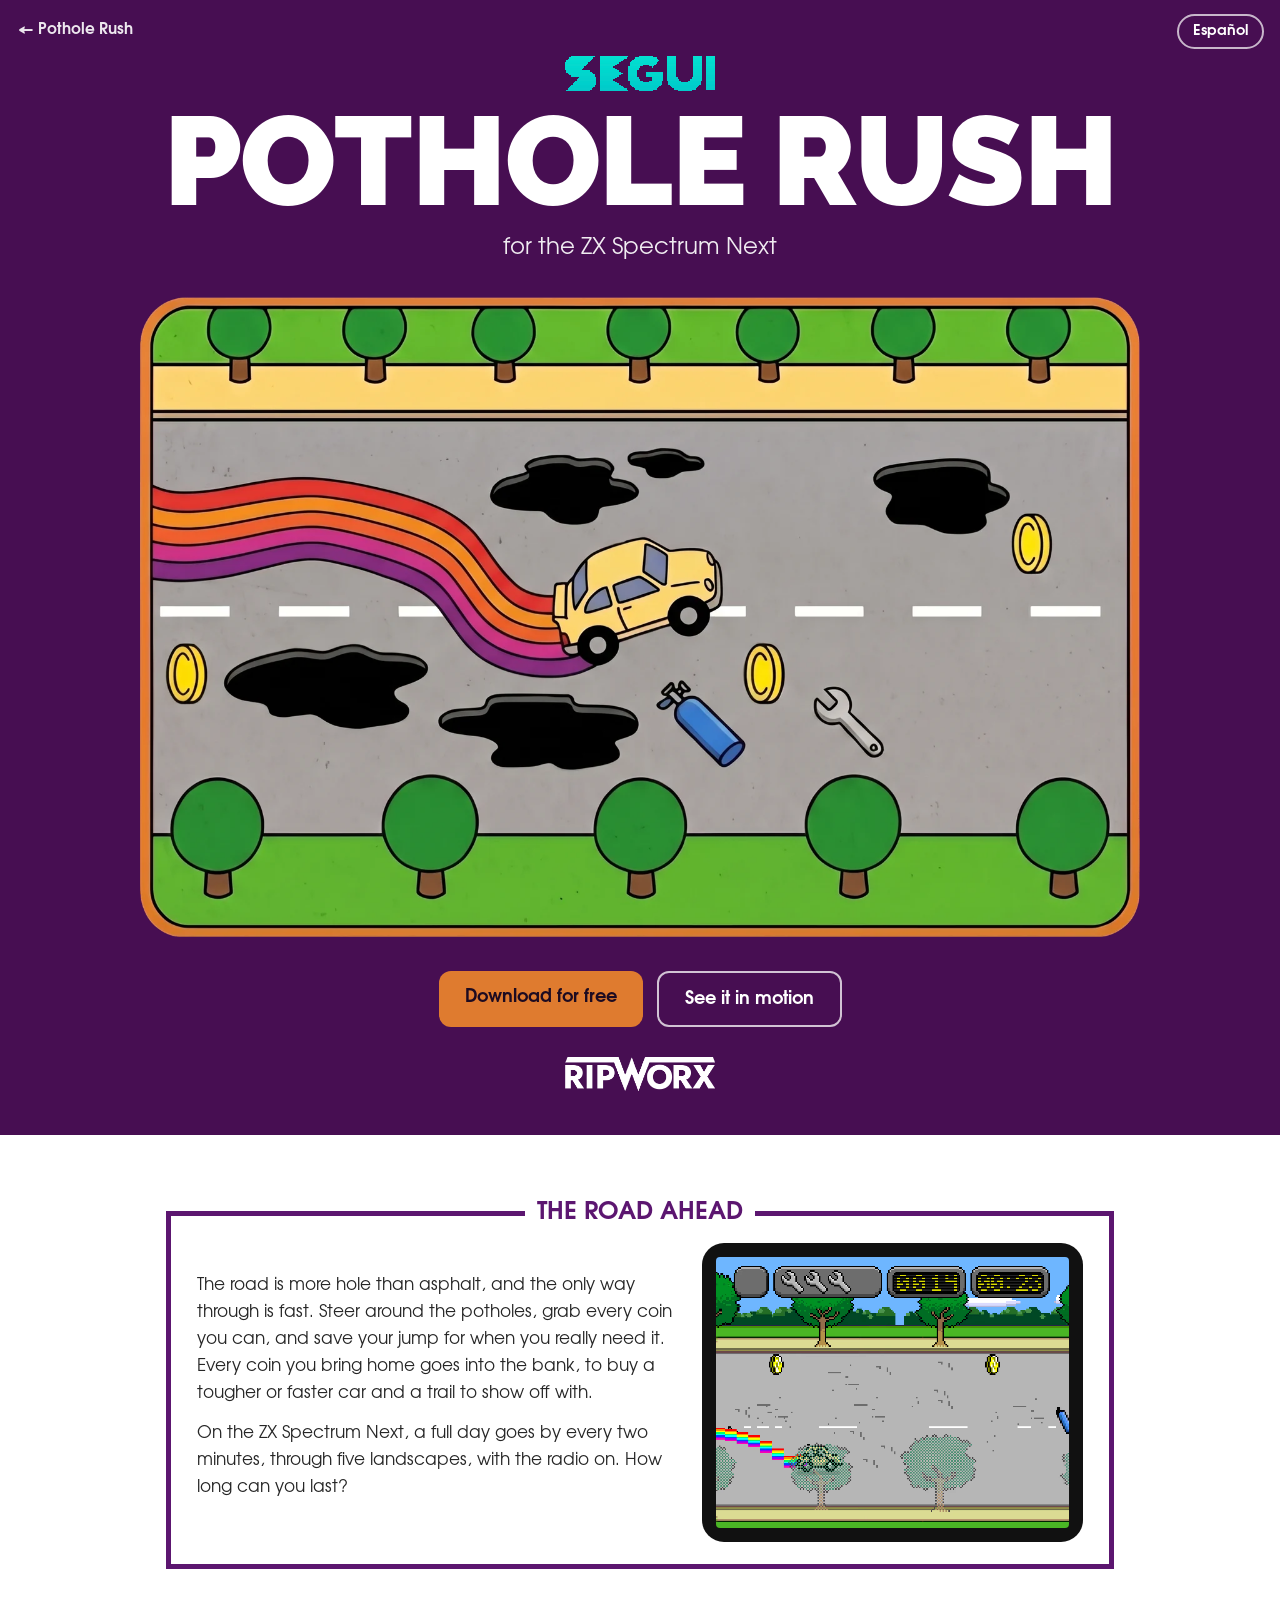
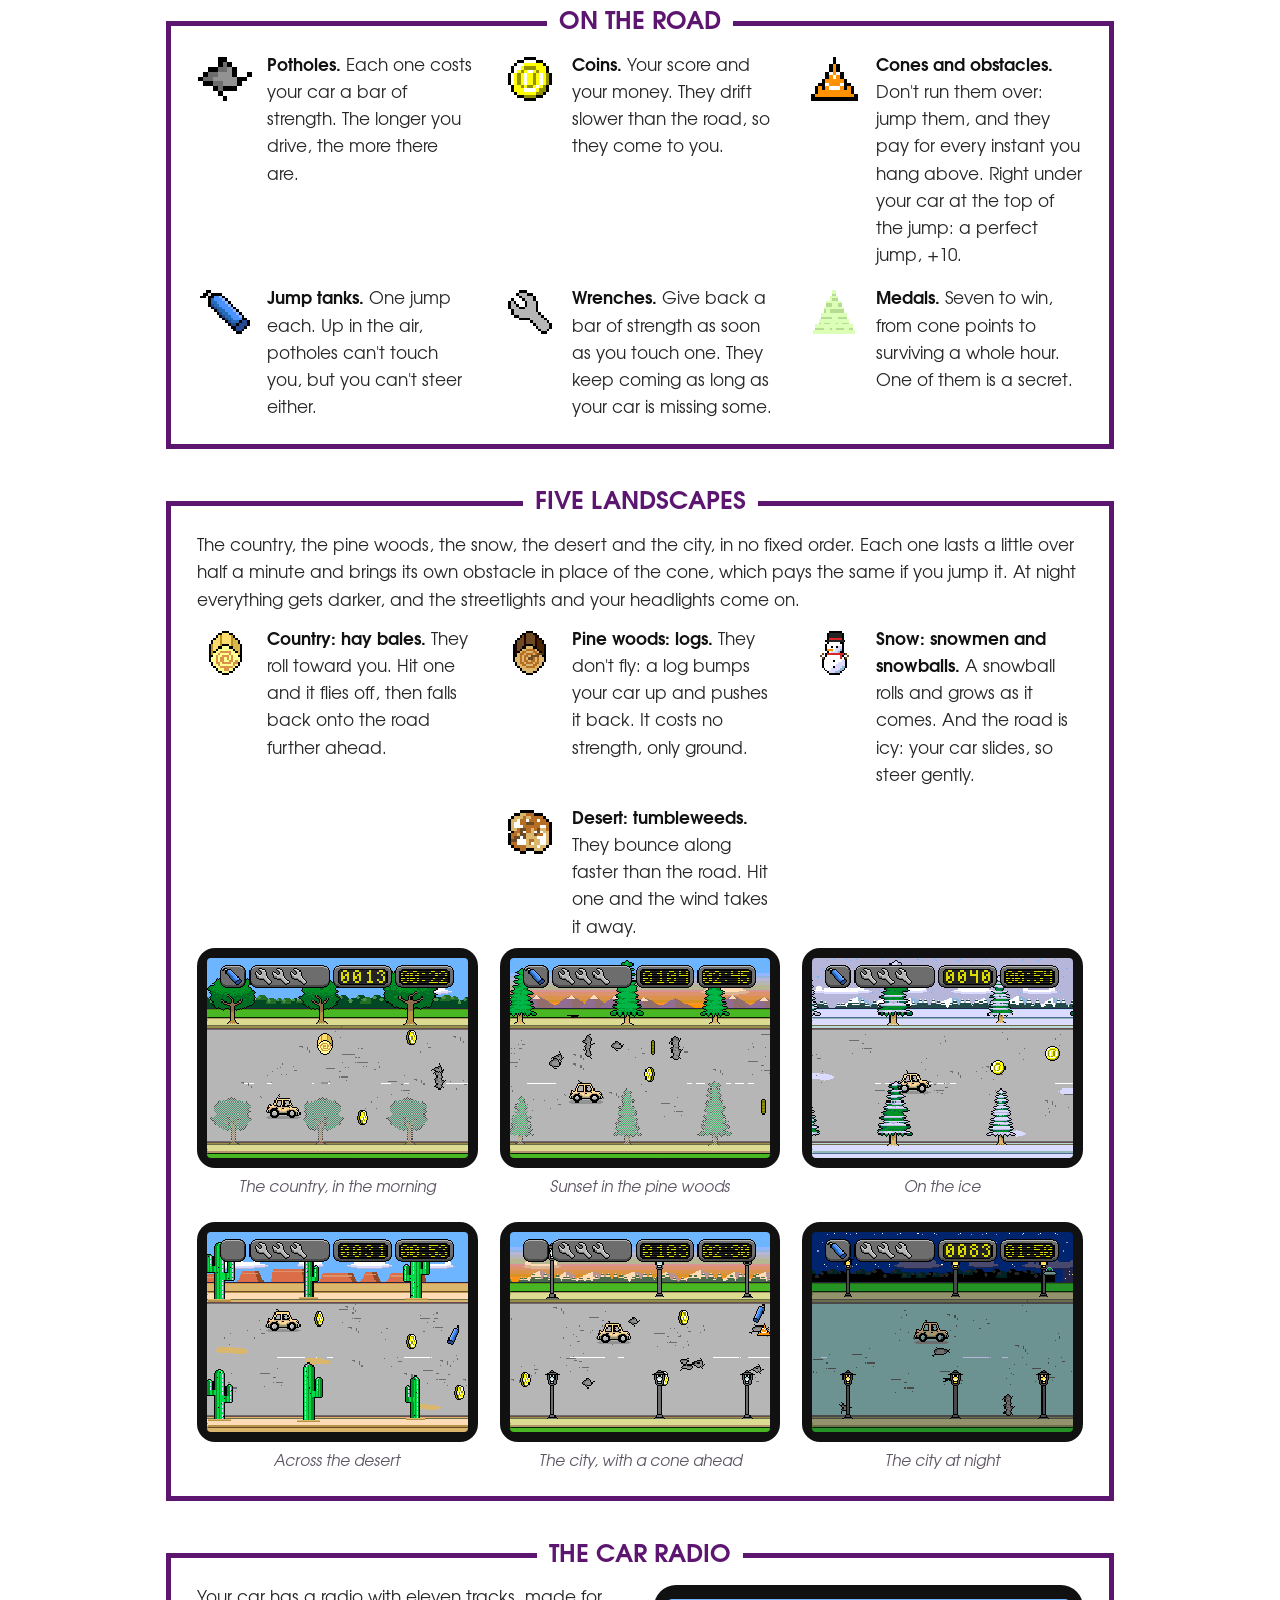
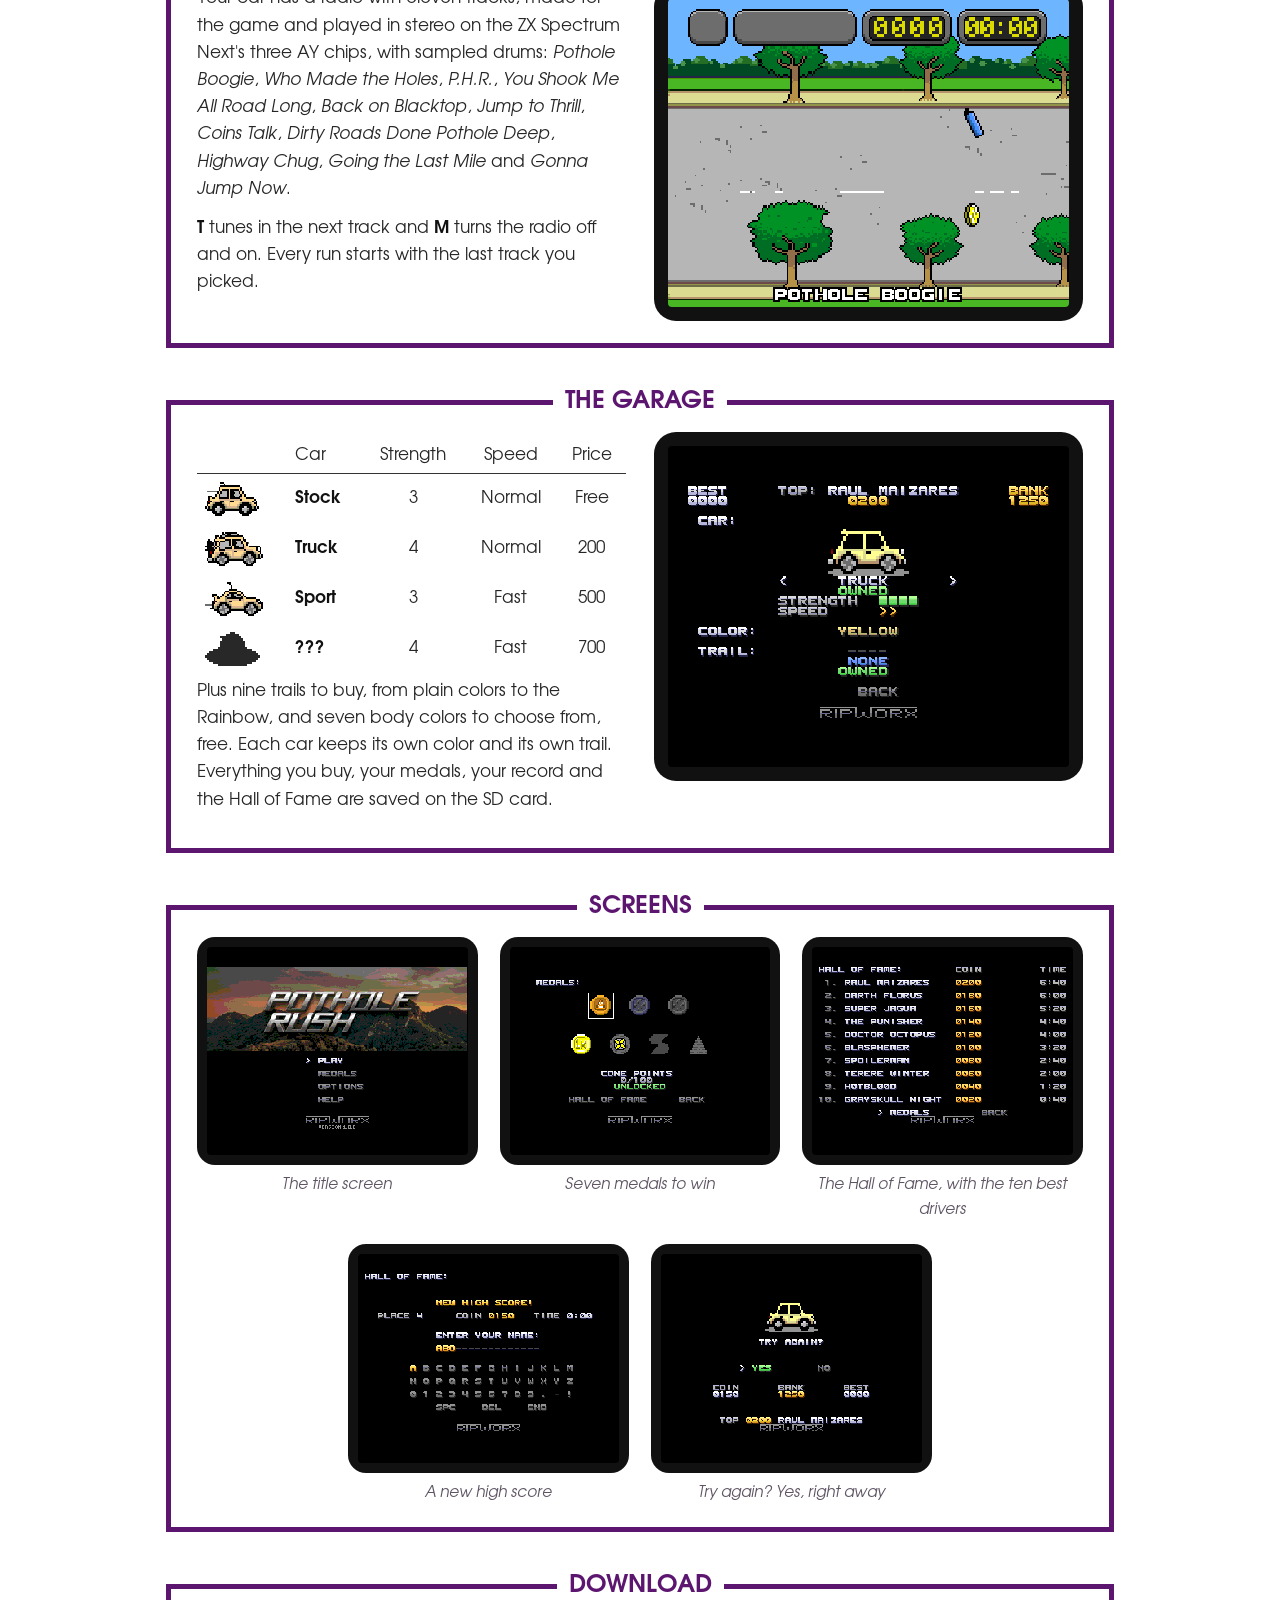
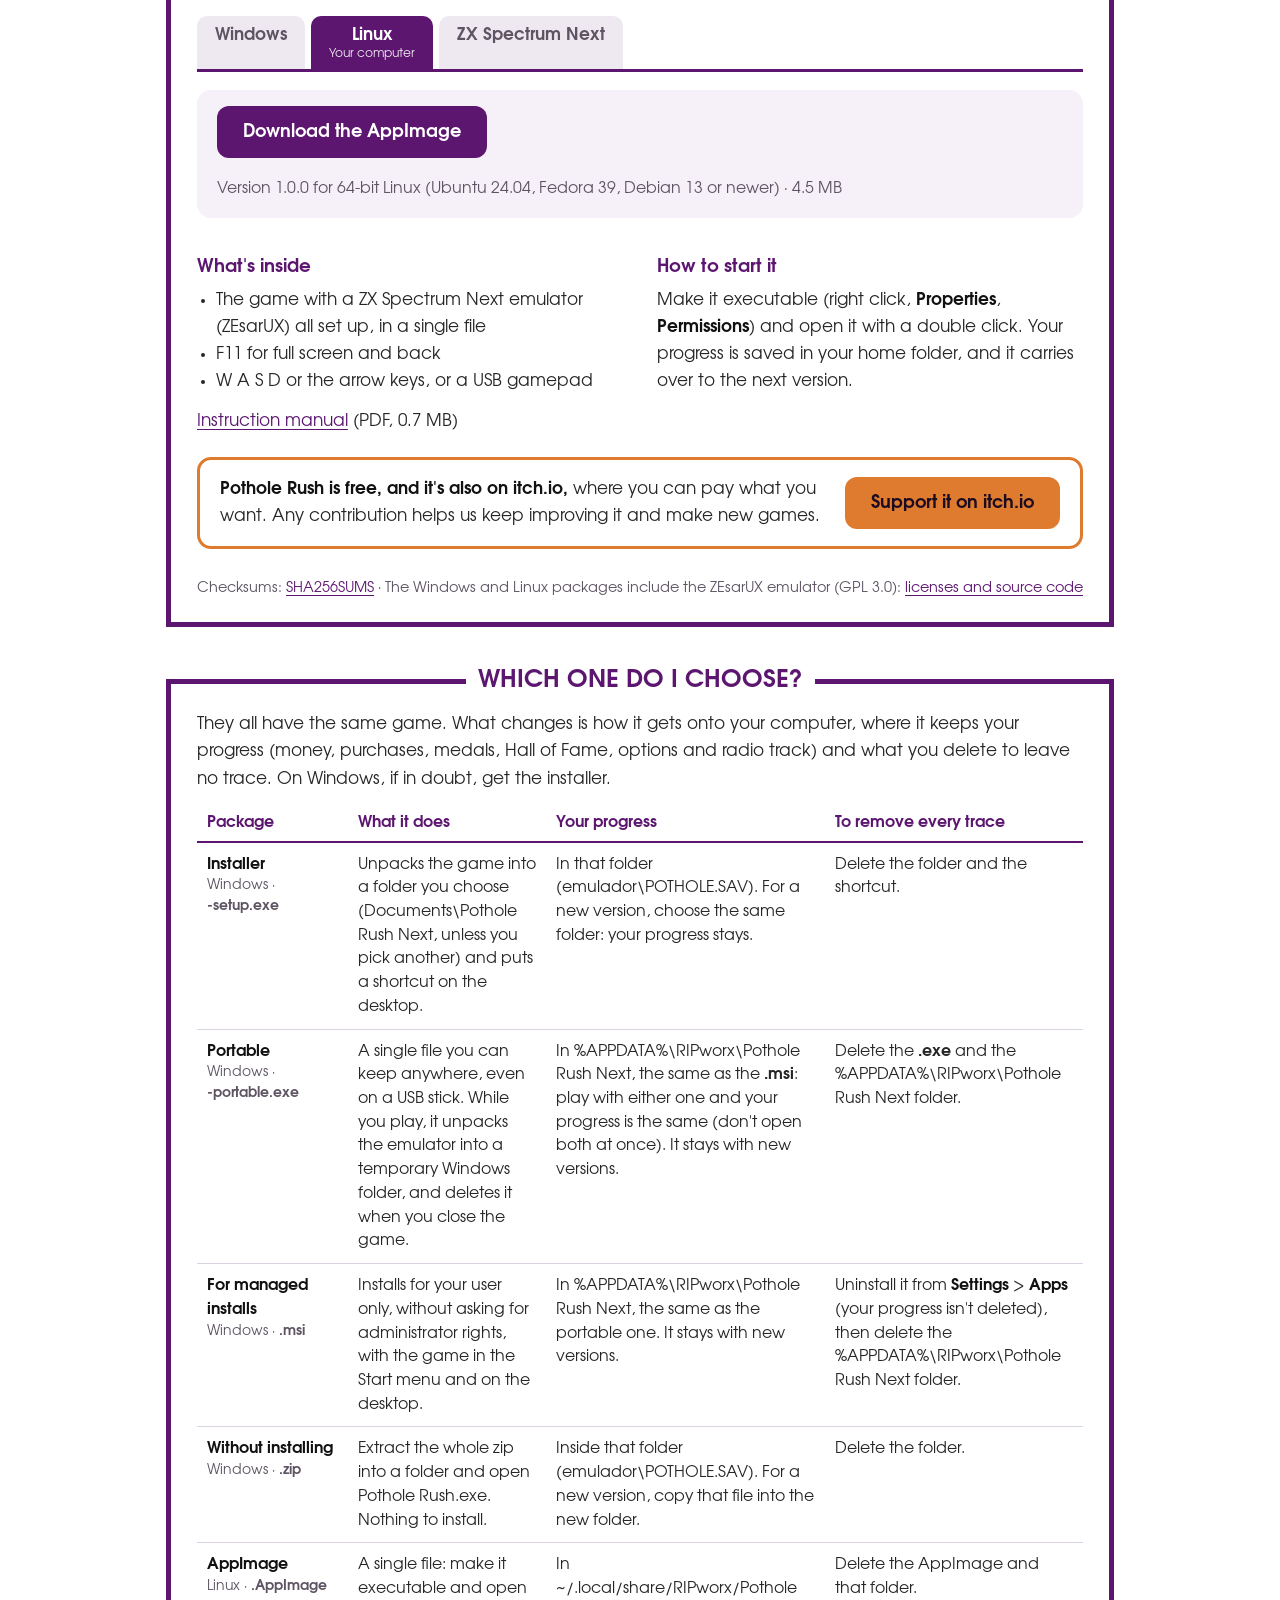
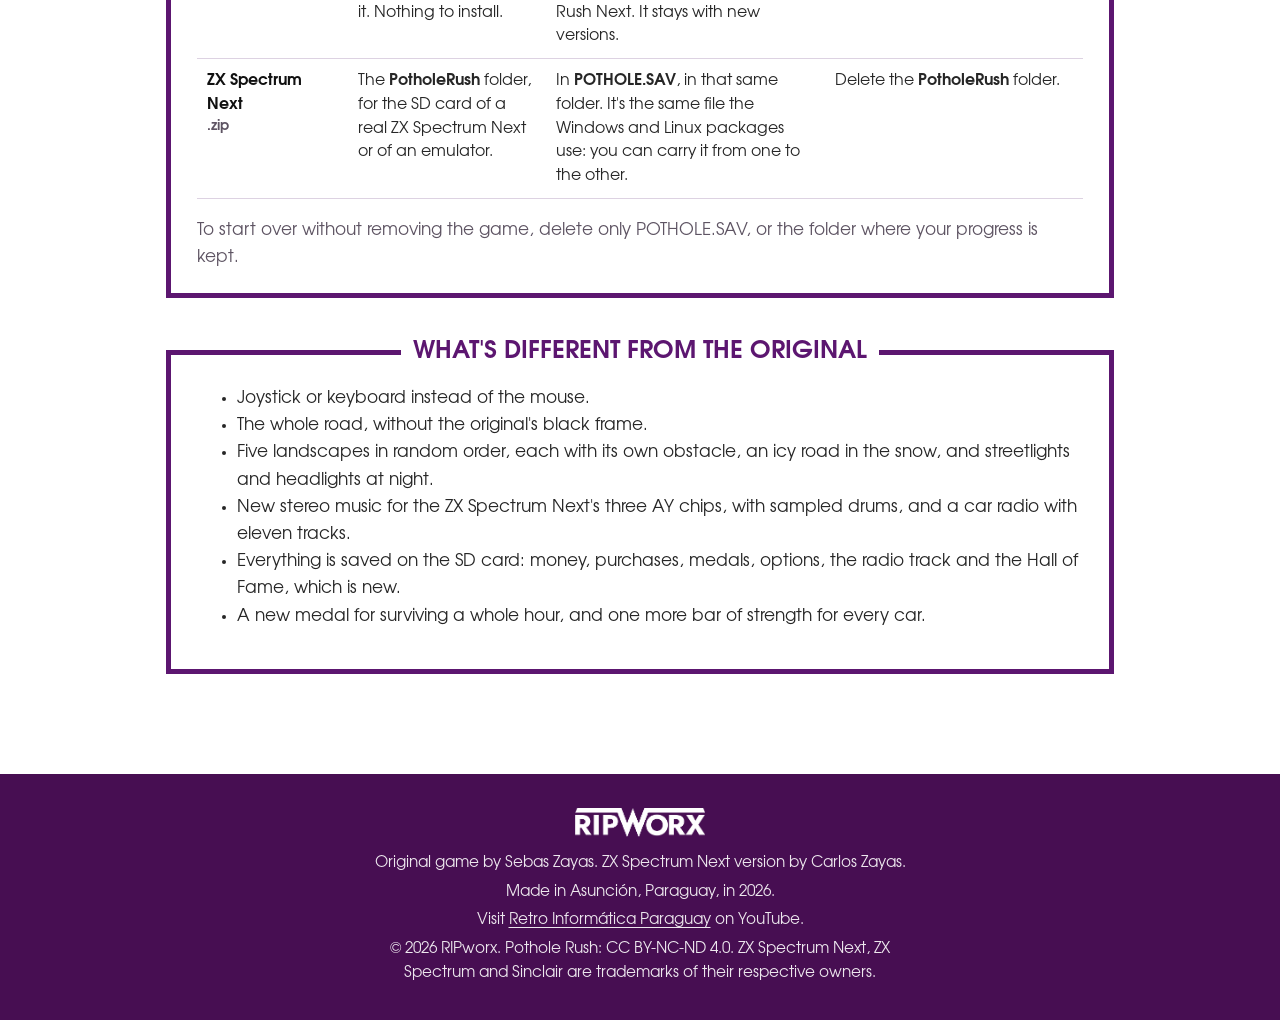
<file: potholerush/next/index.html>
<!doctype html>
<html lang="en" data-idioma="en"
      data-titulo-en="Pothole Rush for ZX Spectrum Next · RIPworx"
      data-titulo-es="Pothole Rush para ZX Spectrum Next · RIPworx">
<head>
<meta charset="utf-8">
<meta name="viewport" content="width=device-width, initial-scale=1">
<title>Pothole Rush for ZX Spectrum Next · RIPworx</title>
<meta name="description" content="Pothole Rush, the Scratch game by Sebas Zayas, on the ZX Spectrum Next: five landscapes, stereo sound and a car radio. Free download for the ZX Spectrum Next, Windows and Linux.">
<meta property="og:title" content="Pothole Rush for ZX Spectrum Next">
<meta property="og:description" content="Dodge potholes, collect coins, jump over cones, through five landscapes. A RIPworx game for the ZX Spectrum Next.">
<meta property="og:image" content="https://ripworx.dev/potholerush/img/portada-og.jpg">
<link rel="icon" href="../../img/icono-pr.png">
<link rel="apple-touch-icon" href="../../img/icono-pr.png">
<link rel="stylesheet" href="../../estilo.css?v=12">
<script src="../../idioma.js"></script>
</head>
<body>

<header class="caja-tapa">
  <a class="volver" href="../">&larr; Pothole Rush</a>
  <button class="idioma" type="button"><span lang="en">Español</span><span lang="es">English</span></button>
  <img class="segui" src="../img/segui.png" alt="SEGUI" width="928" height="216">
  <h1 class="titulo-juego">POTHOLE RUSH</h1>
  <p class="subtitulo"><span lang="en">for the ZX Spectrum Next</span><span lang="es">para ZX Spectrum Next</span></p>
  <img class="ilustracion" src="../img/portada.webp" width="1600" height="1023"
       alt="A yellow car with a rainbow trail jumps over a road full of potholes, coins, a jump tank and a wrench">
  <div class="acciones">
    <a class="boton lleno" href="#descargar"><span lang="en">Download for free</span><span lang="es">Descárgalo gratis</span></a>
    <a class="boton borde" href="#juego"><span lang="en">See it in motion</span><span lang="es">Míralo en movimiento</span></a>
  </div>
  <a href="../../"><img class="marca" src="../../img/ripworx-blanco.png" alt="RIPWORX" width="586" height="133"></a>
</header>

<main>

<section class="recuadro" id="juego">
  <h2><span lang="en">THE ROAD AHEAD</span><span lang="es">LA RUTA TE ESPERA</span></h2>
  <div class="portada-juego">
    <div>
      <p lang="en">The road is more hole than asphalt, and the only way through is fast. Steer around
      the potholes, grab every coin you can, and save your jump for when you really need it. Every
      coin you bring home goes into the bank, to buy a tougher or faster car and a trail to show off
      with.</p>
      <p lang="es">La ruta tiene más pozo que asfalto, y la única forma de pasar es ir rápido. Esquiva
      los baches, recoge todas las monedas que puedas y guarda el salto para cuando de verdad lo
      necesites. Cada moneda que traes a casa va al banco, para comprar un auto más resistente o más
      rápido y una estela para lucirte.</p>
      <p lang="en">On the ZX Spectrum Next, a full day goes by every two minutes, through five
      landscapes, with the radio on. How long can you last?</p>
      <p lang="es">En la ZX Spectrum Next, un día entero pasa cada dos minutos, por cinco paisajes,
      con la radio prendida. ¿Cuánto vas a aguantar?</p>
    </div>
    <figure class="tele">
      <video autoplay muted loop playsinline poster="img/partida-poster.png" width="960" height="736">
        <source src="img/partida.webm" type="video/webm">
        <source src="img/partida.mp4" type="video/mp4">
      </video>
    </figure>
  </div>
</section>

<section class="recuadro">
  <h2><span lang="en">ON THE ROAD</span><span lang="es">EN LA RUTA</span></h2>
  <ul class="objetos">
    <li><img src="img/bache.png" alt="">
      <div><b lang="en">Potholes.</b><b lang="es">Baches.</b>
      <span lang="en">Each one costs your car a bar of strength. The longer you drive, the more there are.</span>
      <span lang="es">Cada uno le cuesta a tu auto una barra de fortaleza. Cuanto más conduces, más hay.</span></div></li>
    <li><img src="img/moneda.png" alt="">
      <div><b lang="en">Coins.</b><b lang="es">Monedas.</b>
      <span lang="en">Your score and your money. They drift slower than the road, so they come to you.</span>
      <span lang="es">Son tu puntaje y tu dinero. Van más despacio que la ruta, así que vienen hacia ti.</span></div></li>
    <li><img src="img/cono.png" alt="">
      <div><b lang="en">Cones and obstacles.</b><b lang="es">Conos y obstáculos.</b>
      <span lang="en">Don't run them over: jump them, and they pay for every instant you hang above. Right under your car at the top of the jump: a perfect jump, +10.</span>
      <span lang="es">No los atropelles: sáltalos, y te pagan por cada instante que pasas encima. Justo debajo de tu auto en lo más alto del salto: salto perfecto, +10.</span></div></li>
    <li><img src="img/salto.png" alt="">
      <div><b lang="en">Jump tanks.</b><b lang="es">Tanques de salto.</b>
      <span lang="en">One jump each. Up in the air, potholes can't touch you, but you can't steer either.</span>
      <span lang="es">Un salto cada uno. En el aire, los baches no te tocan, pero tampoco puedes girar.</span></div></li>
    <li><img src="img/llave.png" alt="">
      <div><b lang="en">Wrenches.</b><b lang="es">Llaves.</b>
      <span lang="en">Give back a bar of strength as soon as you touch one. They keep coming as long as your car is missing some.</span>
      <span lang="es">Te devuelven una barra de fortaleza apenas las tocas. Siguen apareciendo mientras a tu auto le falte alguna.</span></div></li>
    <li><img src="img/medalla-5.png" alt="">
      <div><b lang="en">Medals.</b><b lang="es">Medallas.</b>
      <span lang="en">Seven to win, from cone points to surviving a whole hour. One of them is a secret.</span>
      <span lang="es">Siete para ganar, desde los puntos de cono hasta aguantar una hora entera. Una es secreta.</span></div></li>
  </ul>
</section>

<section class="recuadro">
  <h2><span lang="en">FIVE LANDSCAPES</span><span lang="es">CINCO PAISAJES</span></h2>
  <p lang="en">The country, the pine woods, the snow, the desert and the city, in no fixed order.
  Each one lasts a little over half a minute and brings its own obstacle in place of the cone,
  which pays the same if you jump it. At night everything gets darker, and the streetlights and
  your headlights come on.</p>
  <p lang="es">El campo, los pinares, la nieve, el desierto y la ciudad, sin un orden fijo. Cada uno
  dura poco más de medio minuto y trae su propio obstáculo en lugar del cono, que paga lo mismo si lo
  saltas. De noche todo se oscurece, y se prenden los faroles y los faros de tu auto.</p>
  <ul class="objetos">
    <li><img src="img/fardo.png" alt="">
      <div><b lang="en">Country: hay bales.</b><b lang="es">Campo: fardos de paja.</b>
      <span lang="en">They roll toward you. Hit one and it flies off, then falls back onto the road further ahead.</span>
      <span lang="es">Ruedan hacia ti. Si chocas uno sale volando, y vuelve a caer en la ruta más adelante.</span></div></li>
    <li><img src="img/tronco.png" alt="">
      <div><b lang="en">Pine woods: logs.</b><b lang="es">Pinares: troncos.</b>
      <span lang="en">They don't fly: a log bumps your car up and pushes it back. It costs no strength, only ground.</span>
      <span lang="es">No salen volando: un tronco hace saltar tu auto y lo empuja hacia atrás. No cuesta fortaleza, solo terreno.</span></div></li>
    <li><img src="img/muneco.png" alt="">
      <div><b lang="en">Snow: snowmen and snowballs.</b><b lang="es">Nieve: muñecos y bolas de nieve.</b>
      <span lang="en">A snowball rolls and grows as it comes. And the road is icy: your car slides, so steer gently.</span>
      <span lang="es">La bola rueda y crece mientras viene. Y la ruta está helada: tu auto resbala, así que gira con suavidad.</span></div></li>
    <li><img src="img/rodadora.png" alt="">
      <div><b lang="en">Desert: tumbleweeds.</b><b lang="es">Desierto: plantas rodadoras.</b>
      <span lang="en">They bounce along faster than the road. Hit one and the wind takes it away.</span>
      <span lang="es">Van rebotando, más rápido que la ruta. Si chocas una, se la lleva el viento.</span></div></li>
  </ul>
  <div class="galeria">
    <figure><div class="tele"><img src="img/campo.png" width="960" height="736" loading="lazy" alt=""></div>
      <figcaption><span lang="en">The country, in the morning</span><span lang="es">El campo, de mañana</span></figcaption></figure>
    <figure><div class="tele"><img src="img/pinos.png" width="960" height="736" loading="lazy" alt=""></div>
      <figcaption><span lang="en">Sunset in the pine woods</span><span lang="es">Atardecer en los pinares</span></figcaption></figure>
    <figure><div class="tele"><img src="img/nieve.png" width="960" height="736" loading="lazy" alt=""></div>
      <figcaption><span lang="en">On the ice</span><span lang="es">Sobre el hielo</span></figcaption></figure>
    <figure><div class="tele"><img src="img/desierto.png" width="960" height="736" loading="lazy" alt=""></div>
      <figcaption><span lang="en">Across the desert</span><span lang="es">Cruzando el desierto</span></figcaption></figure>
    <figure><div class="tele"><img src="img/ciudad.png" width="960" height="736" loading="lazy" alt=""></div>
      <figcaption><span lang="en">The city, with a cone ahead</span><span lang="es">La ciudad, con un cono adelante</span></figcaption></figure>
    <figure><div class="tele"><img src="img/noche.png" width="960" height="736" loading="lazy" alt=""></div>
      <figcaption><span lang="en">The city at night</span><span lang="es">La ciudad de noche</span></figcaption></figure>
  </div>
</section>

<section class="recuadro">
  <h2><span lang="en">THE CAR RADIO</span><span lang="es">LA RADIO DEL AUTO</span></h2>
  <div class="dos">
    <div>
      <p lang="en">Your car has a radio with eleven tracks, made for the game and played in stereo
      on the ZX Spectrum Next's three AY chips, with sampled drums: <i>Pothole Boogie</i>, <i>Who Made the
      Holes</i>, <i>P.H.R.</i>, <i>You Shook Me All Road Long</i>, <i>Back on Blacktop</i>,
      <i>Jump to Thrill</i>, <i>Coins Talk</i>, <i>Dirty Roads Done Pothole Deep</i>, <i>Highway
      Chug</i>, <i>Going the Last Mile</i> and <i>Gonna Jump Now</i>.</p>
      <p lang="es">Tu auto tiene una radio con once temas, hechos para el juego y tocados en estéreo
      con los tres chips AY de la ZX Spectrum Next, con batería de muestras: <i>Pothole Boogie</i>,
      <i>Who Made the Holes</i>, <i>P.H.R.</i>, <i>You Shook Me All Road Long</i>, <i>Back on
      Blacktop</i>, <i>Jump to Thrill</i>, <i>Coins Talk</i>, <i>Dirty Roads Done Pothole
      Deep</i>, <i>Highway Chug</i>, <i>Going the Last Mile</i> y <i>Gonna Jump Now</i>.</p>
      <p lang="en"><b>T</b> tunes in the next track and <b>M</b> turns the radio off and on. Every
      run starts with the last track you picked.</p>
      <p lang="es"><b>T</b> sintoniza el tema siguiente y <b>M</b> apaga y prende la radio. Cada
      partida empieza con el último tema que elegiste.</p>
    </div>
    <figure class="tele"><img src="img/radio.png" width="960" height="736" loading="lazy" alt="The radio sign at the start of a run"></figure>
  </div>
</section>

<section class="recuadro">
  <h2><span lang="en">THE GARAGE</span><span lang="es">EL GARAJE</span></h2>
  <div class="dos">
    <div>
      <table class="autos">
        <thead><tr><th></th><th lang="en">Car</th><th lang="es">Auto</th>
          <th class="num" lang="en">Strength</th><th class="num" lang="es">Fortaleza</th>
          <th class="num" lang="en">Speed</th><th class="num" lang="es">Velocidad</th>
          <th class="num" lang="en">Price</th><th class="num" lang="es">Precio</th></tr></thead>
        <tbody>
          <tr><td><img src="img/auto-stock.png" alt=""></td><td><b>Stock</b></td><td class="num">3</td>
            <td class="num"><span lang="en">Normal</span><span lang="es">Normal</span></td>
            <td class="num"><span lang="en">Free</span><span lang="es">Gratis</span></td></tr>
          <tr><td><img src="img/auto-truck.png" alt=""></td><td><b>Truck</b></td><td class="num">4</td>
            <td class="num"><span lang="en">Normal</span><span lang="es">Normal</span></td><td class="num">200</td></tr>
          <tr><td><img src="img/auto-sport.png" alt=""></td><td><b>Sport</b></td><td class="num">3</td>
            <td class="num"><span lang="en">Fast</span><span lang="es">Rápida</span></td><td class="num">500</td></tr>
          <tr><td><img src="img/auto-secreto.png" alt=""></td><td><b>???</b></td><td class="num">4</td>
            <td class="num"><span lang="en">Fast</span><span lang="es">Rápida</span></td><td class="num">700</td></tr>
        </tbody>
      </table>
      <p lang="en">Plus nine trails to buy, from plain colors to the Rainbow, and seven body colors to
      choose from, free. Each car keeps its own color and its own trail. Everything you buy, your
      medals, your record and the Hall of Fame are saved on the SD card.</p>
      <p lang="es">Y nueve estelas para comprar, desde colores lisos hasta la Rainbow, y siete colores
      de carrocería para elegir, gratis. Cada auto guarda su color y su estela. Todo lo que compras,
      tus medallas, tu récord y el salón de la fama se guardan en la tarjeta SD.</p>
    </div>
    <figure class="tele"><img src="img/seleccion.png" width="960" height="768" alt="The garage screen"></figure>
  </div>
</section>

<section class="recuadro">
  <h2><span lang="en">SCREENS</span><span lang="es">PANTALLAS</span></h2>
  <div class="galeria">
    <figure><div class="tele"><img src="img/titulo.png" width="960" height="768" loading="lazy" alt=""></div>
      <figcaption><span lang="en">The title screen</span><span lang="es">La pantalla de título</span></figcaption></figure>
    <figure><div class="tele"><img src="img/medallas.png" width="960" height="768" loading="lazy" alt=""></div>
      <figcaption><span lang="en">Seven medals to win</span><span lang="es">Siete medallas para ganar</span></figcaption></figure>
    <figure><div class="tele"><img src="img/fama.png" width="960" height="768" loading="lazy" alt=""></div>
      <figcaption><span lang="en">The Hall of Fame, with the ten best drivers</span><span lang="es">El salón de la fama, con los diez mejores conductores</span></figcaption></figure>
    <figure><div class="tele"><img src="img/nombre.png" width="960" height="768" loading="lazy" alt=""></div>
      <figcaption><span lang="en">A new high score</span><span lang="es">Un puntaje nuevo para el salón</span></figcaption></figure>
    <figure><div class="tele"><img src="img/tryagain.png" width="960" height="768" loading="lazy" alt=""></div>
      <figcaption><span lang="en">Try again? Yes, right away</span><span lang="es">¿Otra vez? Sí, enseguida</span></figcaption></figure>
  </div>
</section>

<section class="recuadro" id="descargar">
  <h2><span lang="en">DOWNLOAD</span><span lang="es">DESCARGA</span></h2>
  <div class="pestanas" role="tablist">
    <button role="tab" id="p-win" aria-controls="d-win">Windows<small class="tuyo"><span lang="en">Your computer</span><span lang="es">Tu equipo</span></small></button>
    <button role="tab" id="p-lin" aria-controls="d-lin">Linux<small class="tuyo"><span lang="en">Your computer</span><span lang="es">Tu equipo</span></small></button>
    <button role="tab" id="p-next" aria-controls="d-next">ZX Spectrum Next<small class="tuyo"><span lang="en">Your computer</span><span lang="es">Tu equipo</span></small></button>
  </div>

  <div class="panel" role="tabpanel" id="d-win" aria-labelledby="p-win">
    <h3 class="sin-js">Windows</h3>
    <div class="descarga">
    <div class="zip">
      <a class="boton" href="../../descargas/PotholeRush-Next-Windows-1.0.0-x64-setup.exe" download><span lang="en">Download the installer</span><span lang="es">Descargar el instalador</span></a>
      <p><span lang="en">Version 1.0.0 for Windows 10 and 11 (64-bit) · 2.5 MB</span><span lang="es">Versión 1.0.0 para Windows 10 y 11 (64 bits) · 2,5 MB</span><br>
      <span lang="en">Also: <a href="../../descargas/PotholeRush-Next-Windows-1.0.0-x64-portable.exe" download>portable, a single file (.exe, 2.5 MB)</a> · <a href="../../descargas/PotholeRush-Next-Windows-1.0.0-x64.zip" download>without installing (.zip, 3.0 MB)</a> · <a href="../../descargas/PotholeRush-Next-Windows-1.0.0-x64.msi" download>for managed installs (.msi, 3.3 MB)</a></span>
      <span lang="es">También: <a href="../../descargas/PotholeRush-Next-Windows-1.0.0-x64-portable.exe" download>portátil, un solo archivo (.exe, 2,5 MB)</a> · <a href="../../descargas/PotholeRush-Next-Windows-1.0.0-x64.zip" download>sin instalar (.zip, 3,0 MB)</a> · <a href="../../descargas/PotholeRush-Next-Windows-1.0.0-x64.msi" download>para instalaciones administradas (.msi, 3,3 MB)</a></span></p>
    </div>
    <div>
      <h3 lang="en">What's inside</h3><h3 lang="es">Qué trae</h3>
      <ul lang="en"><li>The game with a ZX Spectrum Next emulator (ZEsarUX) all set up: it starts by itself, in a window</li>
        <li>F11 for full screen and back</li><li>W A S D or the arrow keys, or a USB gamepad</li></ul>
      <ul lang="es"><li>El juego con un emulador de ZX Spectrum Next (ZEsarUX) ya preparado: arranca solo, en una ventana</li>
        <li>F11 para pantalla completa y volver</li><li>W A S D o las flechas del teclado, o un gamepad USB</li></ul>
      <p class="manual" lang="en"><a href="../../descargas/PotholeRush-Next-1.0.0-Manual-EN.pdf">Instruction manual</a> (PDF, 0.7 MB)</p>
      <p class="manual" lang="es"><a href="../../descargas/PotholeRush-Next-1.0.0-Manual-ES.pdf">Manual de instrucciones</a> (PDF, 0,7 MB)</p>
    </div>
    <div>
      <h3 lang="en">Before you start</h3><h3 lang="es">Antes de empezar</h3>
      <p class="aviso" lang="en">Windows may say the program comes from an "unknown publisher". Click
      <b>More info</b> and then <b>Run anyway</b>.</p>
      <p class="aviso" lang="es">Windows puede avisar que el programa es de un "editor desconocido". Haz clic en
      <b>Más información</b> y después en <b>Ejecutar de todos modos</b>.</p>
      <p lang="en">Not sure which one to get? <a href="#paquetes">See what each package does</a>, where it
      saves your progress and how to remove it.</p>
      <p lang="es">¿No sabes cuál bajar? <a href="#paquetes">Mira qué hace cada paquete</a>, dónde guarda tu
      avance y cómo quitarlo.</p>
    </div>
    </div>
  </div>

  <div class="panel" role="tabpanel" id="d-lin" aria-labelledby="p-lin">
    <h3 class="sin-js">Linux</h3>
    <div class="descarga">
    <div class="zip">
      <a class="boton" href="../../descargas/PotholeRush-Next-Linux-1.0.0-x86_64.AppImage" download><span lang="en">Download the AppImage</span><span lang="es">Descargar el AppImage</span></a>
      <p><span lang="en">Version 1.0.0 for 64-bit Linux (Ubuntu 24.04, Fedora 39, Debian 13 or newer) · 4.5 MB</span><span lang="es">Versión 1.0.0 para Linux de 64 bits (Ubuntu 24.04, Fedora 39, Debian 13 o más nuevos) · 4,5 MB</span></p>
    </div>
    <div>
      <h3 lang="en">What's inside</h3><h3 lang="es">Qué trae</h3>
      <ul lang="en"><li>The game with a ZX Spectrum Next emulator (ZEsarUX) all set up, in a single file</li>
        <li>F11 for full screen and back</li><li>W A S D or the arrow keys, or a USB gamepad</li></ul>
      <ul lang="es"><li>El juego con un emulador de ZX Spectrum Next (ZEsarUX) ya preparado, en un solo archivo</li>
        <li>F11 para pantalla completa y volver</li><li>W A S D o las flechas del teclado, o un gamepad USB</li></ul>
      <p class="manual" lang="en"><a href="../../descargas/PotholeRush-Next-1.0.0-Manual-EN.pdf">Instruction manual</a> (PDF, 0.7 MB)</p>
      <p class="manual" lang="es"><a href="../../descargas/PotholeRush-Next-1.0.0-Manual-ES.pdf">Manual de instrucciones</a> (PDF, 0,7 MB)</p>
    </div>
    <div>
      <h3 lang="en">How to start it</h3><h3 lang="es">Cómo abrirlo</h3>
      <p lang="en">Make it executable (right click, <b>Properties</b>, <b>Permissions</b>) and open it
      with a double click. Your progress is saved in your home folder, and it carries over to the next
      version.</p>
      <p lang="es">Hazlo ejecutable (botón derecho, <b>Propiedades</b>, <b>Permisos</b>) y ábrelo con
      doble clic. Tu avance se guarda en tu carpeta personal y pasa solo a la próxima versión.</p>
    </div>
    </div>
  </div>

  <div class="panel" role="tabpanel" id="d-next" aria-labelledby="p-next">
    <h3 class="sin-js">ZX Spectrum Next</h3>
    <div class="descarga">
    <div class="zip">
      <a class="boton" href="../../descargas/PotholeRush-Next-1.0.0.zip" download>
        <span lang="en">Download the ZIP</span><span lang="es">Descargar el ZIP</span></a>
      <p><span lang="en">Version 1.0.0 for 50 and 60 Hz · 1.6 MB</span><span lang="es">Versión 1.0.0 para 50 y 60 Hz · 1,6 MB</span></p>
    </div>
    <div>
      <h3 lang="en">What's inside</h3><h3 lang="es">Qué trae</h3>
      <ul lang="en">
        <li>The <code>PotholeRush</code> folder for the SD card, with the game (<code>POTHOLE.NEX</code>)</li>
        <li>The instruction manual in English and in Spanish (PDF)</li>
      </ul>
      <ul lang="es">
        <li>La carpeta <code>PotholeRush</code> para la tarjeta SD, con el juego (<code>POTHOLE.NEX</code>)</li>
        <li>El manual de instrucciones en español y en inglés (PDF)</li>
      </ul>
      <h3 lang="en">What you need</h3><h3 lang="es">Qué necesitas</h3>
      <p lang="en">A ZX Spectrum Next with 2 MB of memory (or a compatible machine, like the Xberry Pi),
      with NextZXOS. A joystick, or just the keyboard. Or the
      <a href="https://github.com/chernandezba/zesarux">ZEsarUX</a> emulator with its NextZXOS SD card.</p>
      <p lang="es">Una ZX Spectrum Next con 2 MB de memoria (o una compatible, como la Xberry Pi), con
      NextZXOS. Un joystick, o solo el teclado. O el emulador
      <a href="https://github.com/chernandezba/zesarux">ZEsarUX</a> con su tarjeta SD de NextZXOS.</p>
    </div>
    <div>
      <h3 lang="en">How to load it</h3><h3 lang="es">Cómo cargarlo</h3>
      <p lang="en">Unzip it at the root of the SD card: you get the <code>PotholeRush</code> folder. On
      the ZX Spectrum Next, open the <b>Browser</b>, go into that folder, choose <code>POTHOLE.NEX</code>
      and press ENTER. It takes a few seconds to load. Your progress is saved in the same folder, in
      <code>POTHOLE.SAV</code>: for a new version, replace only <code>POTHOLE.NEX</code>.</p>
      <p lang="es">Descomprímelo en la raíz de la tarjeta SD: queda la carpeta <code>PotholeRush</code>.
      En la ZX Spectrum Next, abre el <b>Browser</b>, entra en esa carpeta, elige
      <code>POTHOLE.NEX</code> y aprieta ENTER. Tarda unos segundos en cargar. Tu avance se guarda en
      la misma carpeta, en <code>POTHOLE.SAV</code>: para una versión nueva, reemplaza solo
      <code>POTHOLE.NEX</code>.</p>
      <h3 lang="en">Share it</h3><h3 lang="es">Compártelo</h3>
      <p lang="en">You may copy and share the zip and everything in it, free of charge and for
      non-commercial purposes, as is and crediting its authors:
      <a href="https://creativecommons.org/licenses/by-nc-nd/4.0/">CC BY-NC-ND 4.0</a> license.</p>
      <p lang="es">Puedes copiar y compartir el zip y todo lo que trae, gratis y sin fines
      comerciales, tal cual y diciendo quiénes son sus autores: licencia
      <a href="https://creativecommons.org/licenses/by-nc-nd/4.0/deed.es">CC BY-NC-ND 4.0</a>.</p>
    </div>
    </div>
  </div>

  <div class="apoyo">
    <div>
      <p lang="en"><b>Pothole Rush is free, and it's also on itch.io,</b> where you can pay what you
      want. Any contribution helps us keep improving it and make new games.</p>
      <p lang="es"><b>Pothole Rush es gratis, y también está en itch.io,</b> donde puedes pagar lo
      que quieras. Cualquier aporte nos ayuda a seguir mejorándolo y a hacer juegos nuevos.</p>
    </div>
    <a class="boton lleno" href="https://czayas.itch.io/pothole-rush"><span lang="en">Support it on itch.io</span><span lang="es">Apóyalo en itch.io</span></a>
  </div>
  <p class="sumas"><span lang="en">Checksums: <a href="../../descargas/PotholeRush-Next-1.0.0-SHA256SUMS.txt">SHA256SUMS</a> · The Windows and Linux packages include the ZEsarUX emulator (GPL 3.0): <a href="../../descargas/PotholeRush-Next-1.0.0-sources.txt">licenses and source code</a></span><span lang="es">Sumas de verificación: <a href="../../descargas/PotholeRush-Next-1.0.0-SHA256SUMS.txt">SHA256SUMS</a> · Los paquetes de Windows y Linux traen el emulador ZEsarUX (GPL 3.0): <a href="../../descargas/PotholeRush-Next-1.0.0-sources.txt">licencias y código fuente</a></span></p>
</section>

<section class="recuadro" id="paquetes">
  <h2><span lang="en">WHICH ONE DO I CHOOSE?</span><span lang="es">¿QUÉ PAQUETE ELIJO?</span></h2>
  <p lang="en">They all have the same game. What changes is how it gets onto your computer, where it
  keeps your progress (money, purchases, medals, Hall of Fame, options and radio track) and what you
  delete to leave no trace. On Windows, if in doubt, get the installer.</p>
  <p lang="es">Todos traen el mismo juego. Lo que cambia es cómo llega a tu equipo, dónde guarda tu
  avance (dinero, compras, medallas, salón de la fama, opciones y tema de la radio) y qué borrar para
  no dejar rastros. En Windows, si dudas, baja el instalador.</p>
  <div class="tabla-paquetes">
  <table class="paquetes">
    <thead><tr>
      <th><span lang="en">Package</span><span lang="es">Paquete</span></th>
      <th><span lang="en">What it does</span><span lang="es">Qué hace</span></th>
      <th><span lang="en">Your progress</span><span lang="es">Tu avance</span></th>
      <th><span lang="en">To remove every trace</span><span lang="es">Para no dejar rastros</span></th>
    </tr></thead>
    <tbody>
      <tr><td><b lang="en">Installer</b><b lang="es">Instalador</b> <small>Windows · <code>-setup.exe</code></small></td>
        <td><span class="rotulo"><span lang="en">What it does:</span><span lang="es">Qué hace:</span></span><span lang="en">Unpacks the game into a folder you choose (Documents\Pothole Rush Next, unless you pick another) and puts a shortcut on the desktop.</span>
            <span lang="es">Descomprime el juego en la carpeta que elijas (Documentos\Pothole Rush Next, si no eliges otra) y pone un acceso directo en el escritorio.</span></td>
        <td><span class="rotulo"><span lang="en">Your progress:</span><span lang="es">Tu avance:</span></span><span lang="en">In that folder (emulador\POTHOLE.SAV). For a new version, choose the same folder: your progress stays.</span>
            <span lang="es">En esa carpeta (emulador\POTHOLE.SAV). Para una versión nueva, elige la misma carpeta: tu avance se queda.</span></td>
        <td><span class="rotulo"><span lang="en">To remove every trace:</span><span lang="es">Para no dejar rastros:</span></span><span lang="en">Delete the folder and the shortcut.</span>
            <span lang="es">Borra la carpeta y el acceso directo.</span></td></tr>
      <tr><td><b lang="en">Portable</b><b lang="es">Portátil</b> <small>Windows · <code>-portable.exe</code></small></td>
        <td><span class="rotulo"><span lang="en">What it does:</span><span lang="es">Qué hace:</span></span><span lang="en">A single file you can keep anywhere, even on a USB stick. While you play, it unpacks the emulator into a temporary Windows folder, and deletes it when you close the game.</span>
            <span lang="es">Un solo archivo que puedes guardar donde quieras, también en un pendrive. Mientras juegas, descomprime el emulador en una carpeta temporal de Windows y la borra al cerrar el juego.</span></td>
        <td><span class="rotulo"><span lang="en">Your progress:</span><span lang="es">Tu avance:</span></span><span lang="en">In %APPDATA%\RIPworx\Pothole Rush Next, the same as the <code>.msi</code>: play with either one and your progress is the same (don't open both at once). It stays with new versions.</span>
            <span lang="es">En %APPDATA%\RIPworx\Pothole Rush Next, la misma que el <code>.msi</code>: juegues con uno o con el otro, el avance es el mismo (no abras los dos a la vez). Se conserva con las versiones nuevas.</span></td>
        <td><span class="rotulo"><span lang="en">To remove every trace:</span><span lang="es">Para no dejar rastros:</span></span><span lang="en">Delete the <code>.exe</code> and the %APPDATA%\RIPworx\Pothole Rush Next folder.</span>
            <span lang="es">Borra el <code>.exe</code> y la carpeta %APPDATA%\RIPworx\Pothole Rush Next.</span></td></tr>
      <tr><td><b lang="en">For managed installs</b><b lang="es">Para instalaciones administradas</b> <small>Windows · <code>.msi</code></small></td>
        <td><span class="rotulo"><span lang="en">What it does:</span><span lang="es">Qué hace:</span></span><span lang="en">Installs for your user only, without asking for administrator rights, with the game in the Start menu and on the desktop.</span>
            <span lang="es">Instala solo para tu usuario, sin pedir permisos de administrador, con el juego en el menú Inicio y en el escritorio.</span></td>
        <td><span class="rotulo"><span lang="en">Your progress:</span><span lang="es">Tu avance:</span></span><span lang="en">In %APPDATA%\RIPworx\Pothole Rush Next, the same as the portable one. It stays with new versions.</span>
            <span lang="es">En %APPDATA%\RIPworx\Pothole Rush Next, la misma que el portátil. Se conserva con las versiones nuevas.</span></td>
        <td><span class="rotulo"><span lang="en">To remove every trace:</span><span lang="es">Para no dejar rastros:</span></span><span lang="en">Uninstall it from <b>Settings</b> &gt; <b>Apps</b> (your progress isn't deleted), then delete the %APPDATA%\RIPworx\Pothole Rush Next folder.</span>
            <span lang="es">Desinstálalo desde <b>Configuración</b> &gt; <b>Aplicaciones</b> (tu avance no se borra) y después borra la carpeta %APPDATA%\RIPworx\Pothole Rush Next.</span></td></tr>
      <tr><td><b lang="en">Without installing</b><b lang="es">Sin instalar</b> <small>Windows · <code>.zip</code></small></td>
        <td><span class="rotulo"><span lang="en">What it does:</span><span lang="es">Qué hace:</span></span><span lang="en">Extract the whole zip into a folder and open Pothole Rush.exe. Nothing to install.</span>
            <span lang="es">Descomprime todo el zip en una carpeta y abre Pothole Rush.exe. No se instala nada.</span></td>
        <td><span class="rotulo"><span lang="en">Your progress:</span><span lang="es">Tu avance:</span></span><span lang="en">Inside that folder (emulador\POTHOLE.SAV). For a new version, copy that file into the new folder.</span>
            <span lang="es">Dentro de esa carpeta (emulador\POTHOLE.SAV). Para una versión nueva, copia ese archivo a la carpeta nueva.</span></td>
        <td><span class="rotulo"><span lang="en">To remove every trace:</span><span lang="es">Para no dejar rastros:</span></span><span lang="en">Delete the folder.</span>
            <span lang="es">Borra la carpeta.</span></td></tr>
      <tr><td><b lang="en">AppImage</b><b lang="es">AppImage</b> <small>Linux · <code>.AppImage</code></small></td>
        <td><span class="rotulo"><span lang="en">What it does:</span><span lang="es">Qué hace:</span></span><span lang="en">A single file: make it executable and open it. Nothing to install.</span>
            <span lang="es">Un solo archivo: hazlo ejecutable y ábrelo. No se instala nada.</span></td>
        <td><span class="rotulo"><span lang="en">Your progress:</span><span lang="es">Tu avance:</span></span><span lang="en">In ~/.local/share/RIPworx/Pothole Rush Next. It stays with new versions.</span>
            <span lang="es">En ~/.local/share/RIPworx/Pothole Rush Next. Se conserva con las versiones nuevas.</span></td>
        <td><span class="rotulo"><span lang="en">To remove every trace:</span><span lang="es">Para no dejar rastros:</span></span><span lang="en">Delete the AppImage and that folder.</span>
            <span lang="es">Borra el AppImage y esa carpeta.</span></td></tr>
      <tr><td><b lang="en">ZX Spectrum Next</b><b lang="es">ZX Spectrum Next</b> <small><code>.zip</code></small></td>
        <td><span class="rotulo"><span lang="en">What it does:</span><span lang="es">Qué hace:</span></span><span lang="en">The <code>PotholeRush</code> folder, for the SD card of a real ZX Spectrum Next or of an emulator.</span>
            <span lang="es">La carpeta <code>PotholeRush</code>, para la tarjeta SD de una ZX Spectrum Next de verdad o de un emulador.</span></td>
        <td><span class="rotulo"><span lang="en">Your progress:</span><span lang="es">Tu avance:</span></span><span lang="en">In <code>POTHOLE.SAV</code>, in that same folder. It's the same file the Windows and Linux packages use: you can carry it from one to the other.</span>
            <span lang="es">En <code>POTHOLE.SAV</code>, en esa misma carpeta. Es el mismo archivo que usan los paquetes de Windows y Linux: puedes llevarlo de uno al otro.</span></td>
        <td><span class="rotulo"><span lang="en">To remove every trace:</span><span lang="es">Para no dejar rastros:</span></span><span lang="en">Delete the <code>PotholeRush</code> folder.</span>
            <span lang="es">Borra la carpeta <code>PotholeRush</code>.</span></td></tr>
    </tbody>
  </table>
  </div>
  <p class="nota" lang="en">To start over without removing the game, delete only POTHOLE.SAV, or the folder where your progress is kept.</p>
  <p class="nota" lang="es">Para empezar de cero sin quitar el juego, borra solo POTHOLE.SAV, o la carpeta donde se guarda tu avance.</p>
</section>

<script>
(function () {
  document.documentElement.classList.add('js');
  var ua = navigator.userAgent, so = /Windows/.test(ua) ? 'win' : (/Linux/.test(ua) && !/Android/.test(ua)) ? 'lin' : 'next';
  var botones = document.querySelectorAll('.pestanas [role=tab]');
  var elegida = so;
  try { var g = localStorage.getItem('pestana-descarga-next'); if (g && document.getElementById('p-' + g)) elegida = g; } catch (e) {}
  function mostrar(cual) {
    botones.forEach(function (b) {
      var si = b.id === 'p-' + cual; b.setAttribute('aria-selected', si); b.tabIndex = si ? 0 : -1;
      document.getElementById(b.getAttribute('aria-controls')).hidden = !si;
    });
  }
  botones.forEach(function (b, k) {
    if (b.id === 'p-' + so) b.classList.add('es-tuyo');
    b.addEventListener('click', function () { var c = b.id.slice(2); mostrar(c); try { localStorage.setItem('pestana-descarga-next', c); } catch (e) {} });
    b.addEventListener('keydown', function (e) {
      var d = e.key === 'ArrowRight' ? 1 : e.key === 'ArrowLeft' ? -1 : 0; if (!d) return;
      var n = botones[(k + d + botones.length) % botones.length]; n.focus(); n.click();
    });
  });
  mostrar(elegida);
})();
</script>

<section class="recuadro historia">
  <h2><span lang="en">WHAT'S DIFFERENT FROM THE ORIGINAL</span><span lang="es">QUÉ CAMBIA RESPECTO DEL ORIGINAL</span></h2>
  <ul lang="en">
    <li>Joystick or keyboard instead of the mouse.</li>
    <li>The whole road, without the original's black frame.</li>
    <li>Five landscapes in random order, each with its own obstacle, an icy road in the snow, and streetlights and headlights at night.</li>
    <li>New stereo music for the ZX Spectrum Next's three AY chips, with sampled drums, and a car radio with eleven tracks.</li>
    <li>Everything is saved on the SD card: money, purchases, medals, options, the radio track and the Hall of Fame, which is new.</li>
    <li>A new medal for surviving a whole hour, and one more bar of strength for every car.</li>
  </ul>
  <ul lang="es">
    <li>Joystick o teclado en lugar del mouse.</li>
    <li>La ruta entera, sin el marco negro del original.</li>
    <li>Cinco paisajes en orden al azar, cada uno con su obstáculo, la ruta helada en la nieve, y faroles y faros de noche.</li>
    <li>Música nueva en estéreo para los tres chips AY de la ZX Spectrum Next, con batería de muestras, y una radio en el auto con once temas.</li>
    <li>Todo se guarda en la tarjeta SD: el dinero, las compras, las medallas, las opciones, el tema de la radio y el salón de la fama, que es nuevo.</li>
    <li>Una medalla nueva por aguantar una hora entera, y una barra más de fortaleza en cada auto.</li>
  </ul>
</section>

</main>

<footer>
  <a href="../../"><img src="../../img/ripworx-blanco.png" alt="RIPWORX" width="586" height="133"></a>
  <p lang="en">Original game by Sebas Zayas. ZX Spectrum Next version by Carlos Zayas.</p>
  <p lang="es">Juego original de Sebas Zayas. Versión para ZX Spectrum Next de Carlos Zayas.</p>
  <p lang="en">Made in Asunción, Paraguay, in 2026.</p>
  <p lang="es">Hecho en Asunción, Paraguay, en 2026.</p>
  <p lang="en">Visit <a href="https://www.youtube.com/@retroinfopy">Retro Informática Paraguay</a> on YouTube.</p>
  <p lang="es">Visita <a href="https://www.youtube.com/@retroinfopy">Retro Informática Paraguay</a> en YouTube.</p>
  <p lang="en">© 2026 RIPworx. Pothole Rush: CC BY-NC-ND 4.0. ZX Spectrum Next, ZX Spectrum and Sinclair are trademarks of their respective owners.</p>
  <p lang="es">© 2026 RIPworx. Pothole Rush: CC BY-NC-ND 4.0. ZX Spectrum Next, ZX Spectrum y Sinclair son marcas registradas de sus respectivos dueños.</p>
</footer>

</body>
</html>
</file>
<file: estilo.css>
/*
 * RIPworx: estilo común del sitio.
 * La página de cada juego abre como la caja (fondo violeta, título en Raleway Black, la
 * ilustración con el marco naranja) y sigue como el manual: papel blanco, recuadros de borde
 * grueso violeta con el título cortando el borde (estética del manual de Grand Prix de
 * Activision, como el manual de Pothole Rush) y pantallas de la C64 en "televisores".
 */
@font-face { font-family: Adventor; src: url(fuentes/texgyreadventor-regular.woff2) format("woff2"); font-display: swap; }
@font-face { font-family: Adventor; font-weight: bold; src: url(fuentes/texgyreadventor-bold.woff2) format("woff2"); font-display: swap; }
@font-face { font-family: Adventor; font-style: italic; src: url(fuentes/texgyreadventor-italic.woff2) format("woff2"); font-display: swap; }
@font-face { font-family: Raleway; font-weight: 900; src: url(fuentes/raleway-black.woff2) format("woff2"); font-display: swap; }
/* Raleway trae por omisión números "de texto" (el 3, 4, 5, 7 y 9 bajan de la línea): en los títulos, números alineados */
.titulo-juego, .juego-titulo { font-variant-numeric: lining-nums; }

:root {
  --caja: #470e52;          /* el fondo de la caja de Pothole Rush */
  --violeta: #5c1670;       /* bordes y títulos sobre papel */
  --naranja: #df7b2f;       /* el marco de la ilustración */
  --papel: #ffffff;
  --tinta: #262626;
  --tenue: #5e5463;
  --moneda: #ffff5c;        /* el amarillo de la C64 */
  color-scheme: light;
}

* { box-sizing: border-box; }
html { font-family: Adventor, "Century Gothic", "Avant Garde", sans-serif; font-size: 17px;
       line-height: 1.6; color: var(--tinta); background: var(--papel); -webkit-text-size-adjust: 100%; }
body { margin: 0; }
img, video { max-width: 100%; height: auto; display: block; }
a { color: var(--violeta); text-underline-offset: 0.18em; }
a:hover { text-decoration-thickness: 2px; }
:focus-visible { outline: 3px solid var(--naranja); outline-offset: 3px; }
b, strong { color: #111; }

/* ---------- idiomas: se ve solo el elegido (sin JavaScript, el inglés) ---------- */
html[data-idioma="en"] [lang="es"]:not(html), html[data-idioma="es"] [lang="en"]:not(html) { display: none !important; }

.idioma { position: absolute; top: 14px; right: 16px; z-index: 2; font: inherit; font-size: 0.85rem;
          font-weight: bold; color: #fff; background: transparent; border: 2px solid rgba(255,255,255,.7);
          border-radius: 999px; padding: 4px 14px; cursor: pointer; }
.idioma:hover { background: rgba(255,255,255,.12); }

/* ---------- la caja (portada) ---------- */
.caja-tapa { position: relative; background: var(--caja); color: #fff; text-align: center;
             padding: 56px 16px 44px; overflow: hidden; }
.caja-tapa .segui { width: 150px; margin: 0 auto 10px; image-rendering: pixelated; }
.titulo-juego { font-family: Raleway, Adventor, sans-serif; font-weight: 900; line-height: 0.95;
                font-size: clamp(3rem, 11vw, 7.4rem); letter-spacing: -0.01em; margin: 0; }
.subtitulo { font-size: clamp(1.05rem, 2.4vw, 1.35rem); margin: 10px 0 30px; opacity: .92; }
.ilustracion { width: min(1000px, 100%); margin: 0 auto; }
.caja-tapa .acciones { margin: 34px 0 30px; display: flex; gap: 14px; justify-content: center; flex-wrap: wrap; }
.boton { display: inline-block; font-weight: bold; text-decoration: none; border-radius: 12px;
         padding: 12px 26px; font-size: 1.05rem; }
.boton.lleno { background: var(--naranja); color: #1d0b21; }
.boton.lleno:hover { background: #ec8c42; }
.boton.borde { color: #fff; border: 2px solid rgba(255,255,255,.75); }
.boton.borde:hover { background: rgba(255,255,255,.1); }
.caja-tapa .marca { width: 150px; margin: 0 auto; }

/* ---------- el manual: papel con recuadros ---------- */
main { max-width: 980px; margin: 0 auto; padding: 24px 16px 40px; }
.recuadro { border: 5px solid var(--violeta); padding: 8px 26px 22px; margin: 52px 0 0; }
.recuadro > h2 { display: table; margin: -1.05em auto 14px; padding: 0 12px; background: var(--papel);
                 color: var(--violeta); font-size: 1.45rem; line-height: 1.25; text-align: center; }
/* Estilo del sitio (Carlos, 20/11/2026): el texto de los recuadros usa todo el ancho, sin dejar un
   margen en blanco a la derecha. La única excepción es .centrado, que es un bloque angosto a propósito. */
.recuadro > p, .recuadro li { max-width: none; }
.recuadro p { margin: 0 0 12px; }

/* una pantalla de la C64 en un televisor de esquinas redondeadas */
.tele { background: #111; border-radius: 22px; padding: 14px; margin: 0; }
.tele img, .tele video { width: 100%; image-rendering: pixelated; border-radius: 4px; }
figure { margin: 0; }
figcaption { font-style: italic; font-size: .9rem; color: var(--tenue); text-align: center; margin-top: 8px; }

.portada-juego { display: grid; grid-template-columns: 1.25fr 1fr; gap: 28px; align-items: center; }
.portada-juego .tele { max-width: 560px; }

/* los objetos de la ruta, con sus sprites */
/* Estilo del sitio (Carlos, 20/11/2026): en los grupos de recuadros (objetos, galerías, tarjetas),
   si la última fila queda incompleta, va centrada. Tres por fila en la PC, dos en pantallas medianas
   y uno en el celular. */
.objetos { list-style: none; padding: 0; margin: 6px 0 0; display: flex; flex-wrap: wrap;
           justify-content: center; gap: 16px 28px; }
.objetos > li { flex: 0 1 calc((100% - 56px) / 3); min-width: 0; }
.objetos li { display: grid; grid-template-columns: 56px 1fr; gap: 14px; align-items: start; max-width: none; }
.objetos img { width: 56px; height: 44px; object-fit: contain; image-rendering: pixelated; margin-top: 4px; }

/* galería de pantallas */
.galeria { display: flex; flex-wrap: wrap; justify-content: center; gap: 22px; margin-top: 6px; }
.galeria > * { flex: 0 1 calc((100% - 44px) / 3); min-width: 0; }
@media (max-width: 979px) {
  .objetos > li { flex-basis: calc((100% - 28px) / 2); }
  .galeria > * { flex-basis: calc((100% - 22px) / 2); }
}
@media (max-width: 619px) { .objetos > li, .galeria > * { flex-basis: 100%; } }
.galeria .tele { padding: 10px; border-radius: 18px; }

/* autos */
.autos { width: 100%; border-collapse: collapse; margin: 6px 0 4px; }
.autos th { font-weight: normal; text-align: left; border-bottom: 1px solid #333; padding: 4px 8px; }
.autos td { padding: 8px; }
.autos td:first-child { width: 90px; }
.autos img { height: 34px; width: auto; image-rendering: pixelated; }
.autos .num { text-align: center; }
/* en los celulares más angostos, la tabla del garaje más apretada para que no se salga (20/11/2026) */
@media (max-width: 400px) {
  .autos { font-size: .88rem; }
  .autos th, .autos td { padding: 6px 2px; }
  .autos td:first-child { width: auto; }
  .autos img { height: 26px; }
}

/* descarga */
.descarga { display: grid; grid-template-columns: 1fr 1fr; gap: 10px 34px; }
.descarga h3 { color: var(--violeta); font-size: 1.05rem; margin: 10px 0 4px; }
.descarga ul { margin: 0; padding-left: 1.1em; }
.descarga code { font-family: inherit; font-weight: bold; letter-spacing: .03em; }
.zip { grid-column: 1 / -1; display: flex; gap: 18px; align-items: center; flex-wrap: wrap;
       background: #f6f0f8; border-radius: 14px; padding: 16px 20px; margin-bottom: 6px; }
.zip .boton { background: var(--violeta); color: #fff; }
.zip .boton:hover { background: var(--caja); }
.zip p { margin: 0; color: var(--tenue); font-size: .93rem; }
.aviso { border-left: 5px solid var(--naranja); padding: 2px 0 2px 14px; }

.dos { display: grid; grid-template-columns: 1fr 1fr; gap: 28px; align-items: start; }

/* ---------- pie ---------- */
footer { background: var(--caja); color: #fff; text-align: center; padding: 34px 16px 30px; margin-top: 60px;
         font-size: .9rem; }
footer img { width: 130px; margin: 0 auto 14px; }
footer a { color: #fff; }
footer p { margin: 4px auto; max-width: 70ch; opacity: .9; }

/* ---------- inicio de RIPworx ---------- */
.inicio { background: var(--caja); color: #fff; text-align: center; padding: 80px 16px 70px; position: relative; }
.inicio .marca { width: min(360px, 70%); margin: 0 auto 18px; }
.inicio p { font-size: 1.15rem; max-width: 46ch; margin: 0 auto; opacity: .95; }
/* Las tarjetas de juegos y de máquinas, de a dos por fila; si la última fila queda con una sola,
   va centrada (estilo del sitio, Carlos, 20/11/2026). En el celular, una por fila. */
.juegos { display: flex; flex-wrap: wrap; justify-content: center; gap: 30px; margin-top: 10px; }
.juegos > .juego { flex: 0 1 calc((100% - 30px) / 2); min-width: 0; }
.juego { display: block; text-decoration: none; color: inherit; border: 5px solid var(--violeta); }
.juego:hover .juego-titulo { text-decoration: underline; }
.juego .tapa-mini { background: var(--caja); padding: 18px; }
.juego-titulo { font-family: Raleway, sans-serif; font-weight: 900; color: #fff; font-size: 2rem; line-height: 1;
                text-align: center; margin: 4px 0 14px; }
.juego .texto { padding: 14px 18px 18px; }
.juego .texto p { margin: 0 0 6px; }
.juego.pronto { border-style: dashed; border-color: #a89aae; }
.juego.pronto .tapa-mini { background: #6f5d78; min-height: 120px; display: grid; place-items: center; }

@media (max-width: 760px) {
  html { font-size: 16px; }
  .portada-juego, .descarga, .dos { grid-template-columns: 1fr; }
  .juegos > .juego { flex-basis: 100%; }
  .recuadro { padding: 6px 16px 18px; border-width: 4px; }
  .recuadro > h2 { font-size: 1.2rem; }
  .caja-tapa { padding-top: 60px; }
}
@media (prefers-reduced-motion: reduce) { * { scroll-behavior: auto !important; } }
.recuadro h3 { color: var(--violeta); font-size: 1.08rem; margin: 18px 0 6px; }
.juego.pronto { align-self: start; }

/* ---------- el color de cada página: violeta Pothole Rush, verde Jumping Jim, azul marino el inicio ---------- */
body.jj { --caja: #38682c; --violeta: #2f5a24; }   /* el verde del borde de la ilustración */
body.jj .boton.lleno { background: #f2c94c; }      /* el amarillo de la arena */
body.jj .boton.lleno:hover { background: #f7d76e; }
body.jj .zip { background: #eef4ec; }
body.inicio-pag { --caja: #15234d; --violeta: #15234d; }
.juego.pr { --caja: #470e52; border-color: #5c1670; }
.juego.jj { --caja: #38682c; border-color: #2f5a24; }
.juego img { image-rendering: auto; }

/* volver al inicio, arriba a la izquierda (frente al botón de idioma) */
.volver { position: absolute; top: 18px; left: 18px; z-index: 2; color: #fff; font-weight: bold;
          font-size: .9rem; text-decoration: none; opacity: .9; }
.volver:hover { opacity: 1; text-decoration: underline; }

/* un recuadro con el texto centrado como bloque (las líneas siguen alineadas a la izquierda) */
.recuadro.centrado > :not(h2) { max-width: 38rem; margin-left: auto; margin-right: auto; }
/* las dos ilustraciones de las tarjetas a la misma altura (la de Jumping Jim es más alta) */
.juego .tapa-mini img { width: 100%; aspect-ratio: 720 / 460; object-fit: contain; }

/* La historia (Pothole Rush): las fotos de Sebas y Carlos, una al lado de la otra, y el texto a
   todo el ancho del recuadro (pedido de Carlos, 21/10/2026) */
.historia .fotos { display: grid; grid-template-columns: 1fr 1fr; gap: 18px; margin: 6px 0 18px; }
.historia .fotos img { width: 100%; aspect-ratio: 4 / 3; object-fit: cover; }
@media (max-width: 480px) { .historia .fotos { gap: 10px; } }

/* Descarga con pestañas (Windows, Linux, Commodore 64; se abre la del sistema del visitante; sin
   JavaScript se ven las tres, una debajo de la otra) */
.pestanas { display: none; gap: 6px; margin: 4px 0 18px; border-bottom: 3px solid var(--violeta); }
.js .pestanas { display: flex; }
.pestanas button { font: inherit; font-weight: bold; color: var(--tenue); background: #eee8f0; border: 0;
  border-radius: 10px 10px 0 0; padding: 9px 18px 7px; cursor: pointer; display: flex; flex-direction: column; align-items: center; line-height: 1.25; }
.pestanas button[aria-selected="true"] { background: var(--violeta); color: #fff; }
.pestanas .tuyo { display: none; font-size: .72rem; font-weight: normal; opacity: .9; }
.pestanas .es-tuyo .tuyo { display: block; }
.js .panel[hidden] { display: none; }
.js .sin-js { display: none; }
.sin-js { color: var(--violeta); }
.panel .descarga { margin-top: 0; }
.pestanas .corto { display: none; }
.recuadro > .sumas { margin: 28px 0 0; font-size: .85rem; color: var(--tenue); }
@media (max-width: 760px) { .pestanas button { flex: 1; padding: 8px 4px 6px; font-size: .95rem; }
  .pestanas .largo { display: none; } .pestanas .corto { display: inline; } }
.descarga .manual { margin: 12px 0 0; }

/* ---------- novedades (las escribe herramientas/noticias.py desde noticias.json) ---------- */
.noticias { list-style: none; margin: 4px 0 0; padding: 0; }
.noticia { padding: 12px 0 12px 16px; border-left: 5px solid var(--color-producto, var(--violeta)); margin: 0 0 10px; }
.noticia.pr { --color-producto: #5c1670; }
.noticia.jj { --color-producto: #2f5a24; }
.noticia.rw { --color-producto: #15234d; }
.noticia p { margin: 0; max-width: none; }
.noticia .cabeza { font-size: .85rem; color: var(--tenue); margin-bottom: 2px; }
.noticia .etiqueta { display: inline-block; margin-left: 8px; padding: 0 9px; border-radius: 999px;
                     background: var(--color-producto); color: #fff; font-weight: bold; text-decoration: none;
                     font-size: .8rem; line-height: 1.6; }
.noticia .etiqueta:hover { text-decoration: underline; }
.noticia .titular { font-weight: bold; color: #111; text-decoration: none; }
.noticia .titular:hover { text-decoration: underline; color: var(--color-producto); }
.mas-noticias { margin: 14px 0 0; font-weight: bold; }
.inicio.corto { padding: 60px 16px 40px; }

/* apoyo en itch.io (página de Pothole Rush, al final de la descarga) */
.apoyo { display: flex; gap: 18px 24px; align-items: center; justify-content: space-between; flex-wrap: wrap;
         border: 3px solid var(--naranja); border-radius: 14px; padding: 16px 20px; margin: 22px 0 6px; }
.apoyo > div { flex: 1 1 320px; }
.apoyo p { margin: 0; }
.apoyo .boton { white-space: nowrap; }

/* ---------- Pothole Rush: la página de cada máquina (pedido de Carlos, 28/10/2026) ---------- */
/* las tarjetas de las máquinas, con una pantalla del juego */
.juego .tapa-mini img.pantalla-mini { image-rendering: pixelated; border-radius: 6px; background: #111; }
.recuadro > .nota { margin: 18px 0 0; color: var(--tenue); }
/* ¿Qué paquete elijo?: una tabla; en el celular, cada paquete es un bloque */
.paquetes { width: 100%; border-collapse: collapse; margin: 8px 0 0; font-size: .93rem; line-height: 1.5; }
.paquetes th { text-align: left; font-weight: bold; color: var(--violeta); border-bottom: 2px solid var(--violeta); padding: 6px 10px; }
.paquetes td { vertical-align: top; padding: 10px; border-bottom: 1px solid #ddd2e2; }
.paquetes td:first-child { width: 17%; }
.paquetes small { display: block; color: var(--tenue); font-size: .82rem; }
.paquetes code { font-family: inherit; font-weight: bold; white-space: nowrap; }
.paquetes .rotulo { display: none; }
/* la tabla de paquetes pasa al formato de bloques antes que el resto (hasta 900 px): con cinco
   columnas y nombres de archivo que no se cortan, no entra entre 761 y 890 px (20/11/2026) */
@media (max-width: 900px) {
  .paquetes thead { display: none; }
  .paquetes, .paquetes tbody, .paquetes tr, .paquetes td { display: block; width: auto !important; }
  .paquetes tr { border-bottom: 2px solid var(--violeta); padding: 8px 0; }
  .paquetes td { border: 0; padding: 4px 0; }
  .paquetes td:first-child { font-size: 1.05rem; }
  .paquetes .rotulo { display: block; font-weight: bold; color: var(--violeta); font-size: .85rem; }
}

/* un aviso a todo el ancho, arriba de la página (10/11/2026: la MEGA65 1.0.0 en la máquina real) */
.anuncio { border: 5px solid var(--naranja); background: #fdf1e7; border-radius: 6px; padding: 10px 22px; margin: 34px 0 0; }
.anuncio p { margin: 4px 0; max-width: none; }
.zip .aviso { margin-top: 10px; color: var(--tinta); }

/* ---------- Creepin' Crates (23/11/2026): la noche de la tapa, la madera de las cajas y el verde de las letras ---------- */
body.cc { --caja: #0b0b0c; --violeta: #6e4220; }    /* el negro del fondo de la tapa; el marrón de las cajas */
body.cc .boton.lleno { background: #9bd43a; color: #10210a; }   /* el verde de CREEPIN' */
body.cc .boton.lleno:hover { background: #b0e05a; }
body.cc .zip { background: #f5efe8; }
body.cc .caja-tapa .ilustracion { width: min(720px, 100%); }
body.cc .caja-tapa .subtitulo { margin-top: 18px; }
.juego.cc { --caja: #0b0b0c; border-color: #6e4220; }
.noticia.cc { --color-producto: #6e4220; }
/* un título que no se ve (la ilustración ya lo trae) pero que leen los lectores de pantalla y los buscadores */
.oculto { position: absolute; width: 1px; height: 1px; overflow: hidden; clip: rect(0 0 0 0); white-space: nowrap; }
</file>
